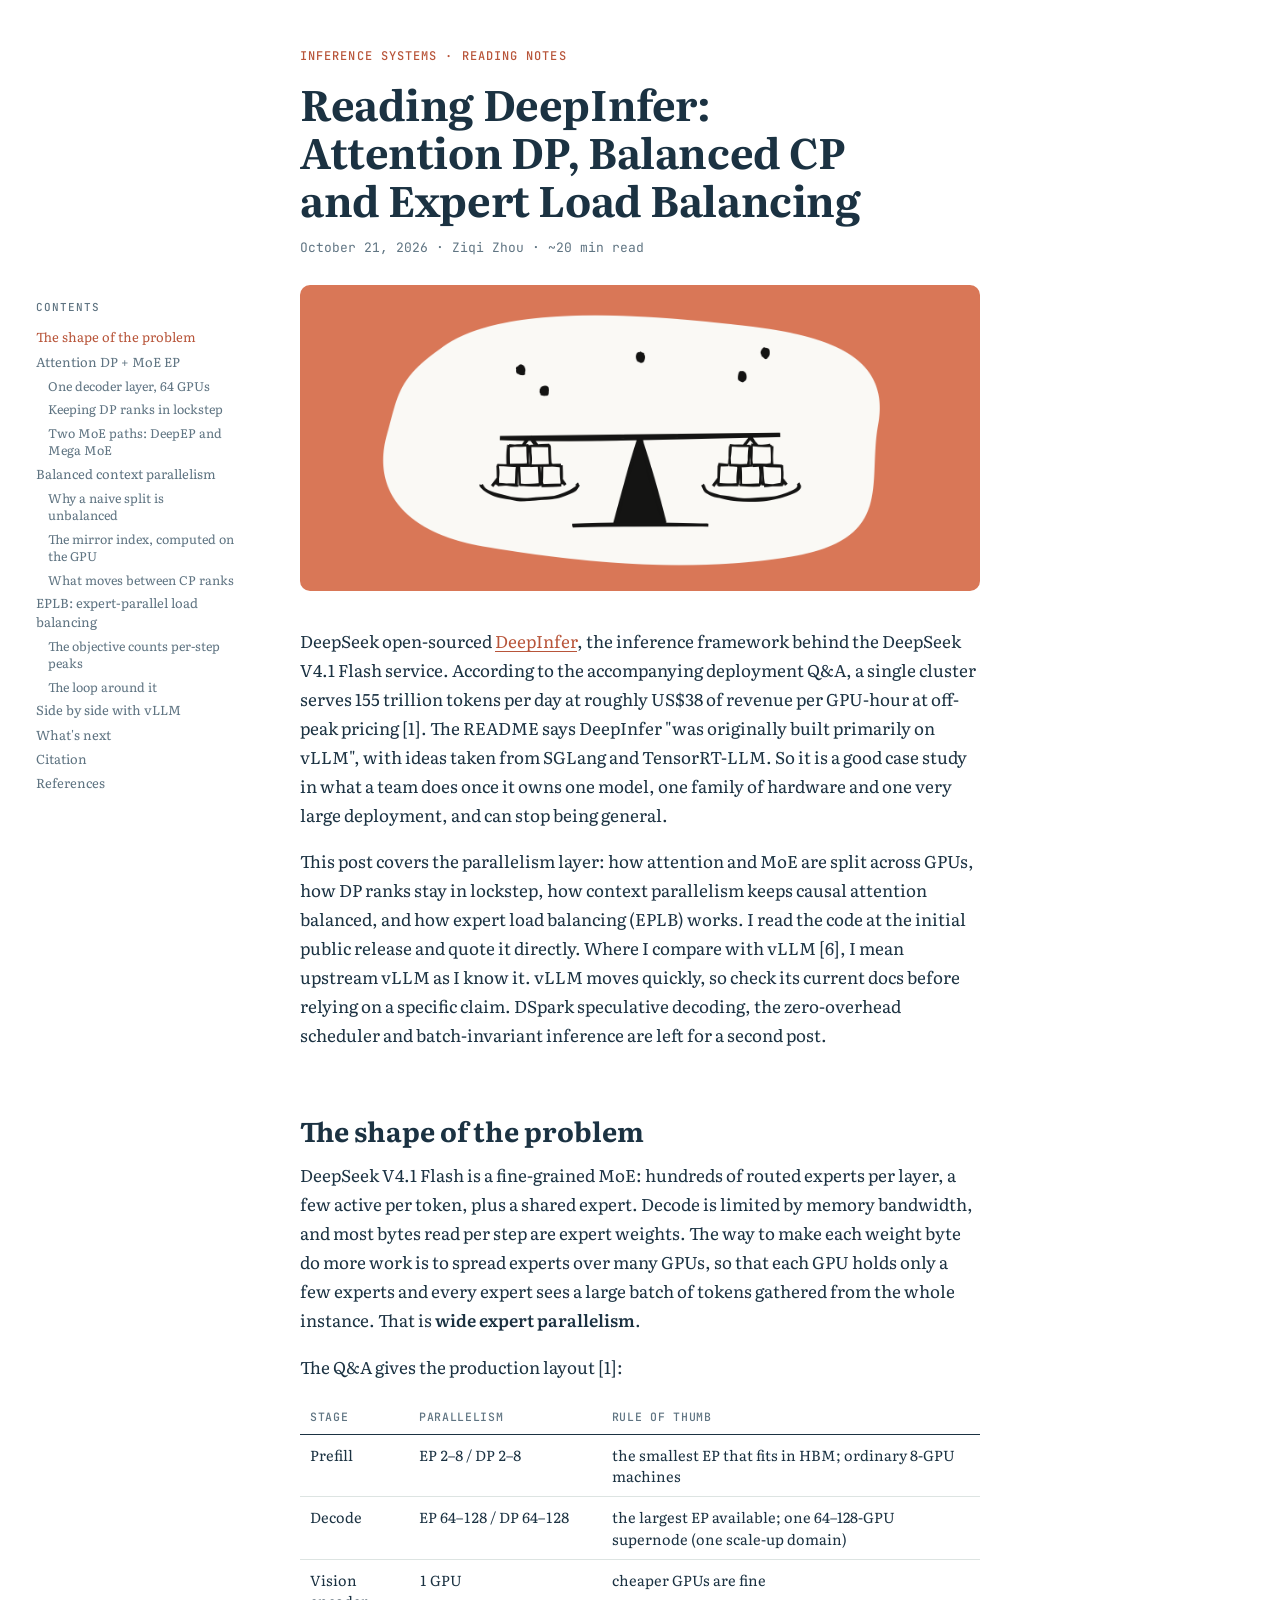
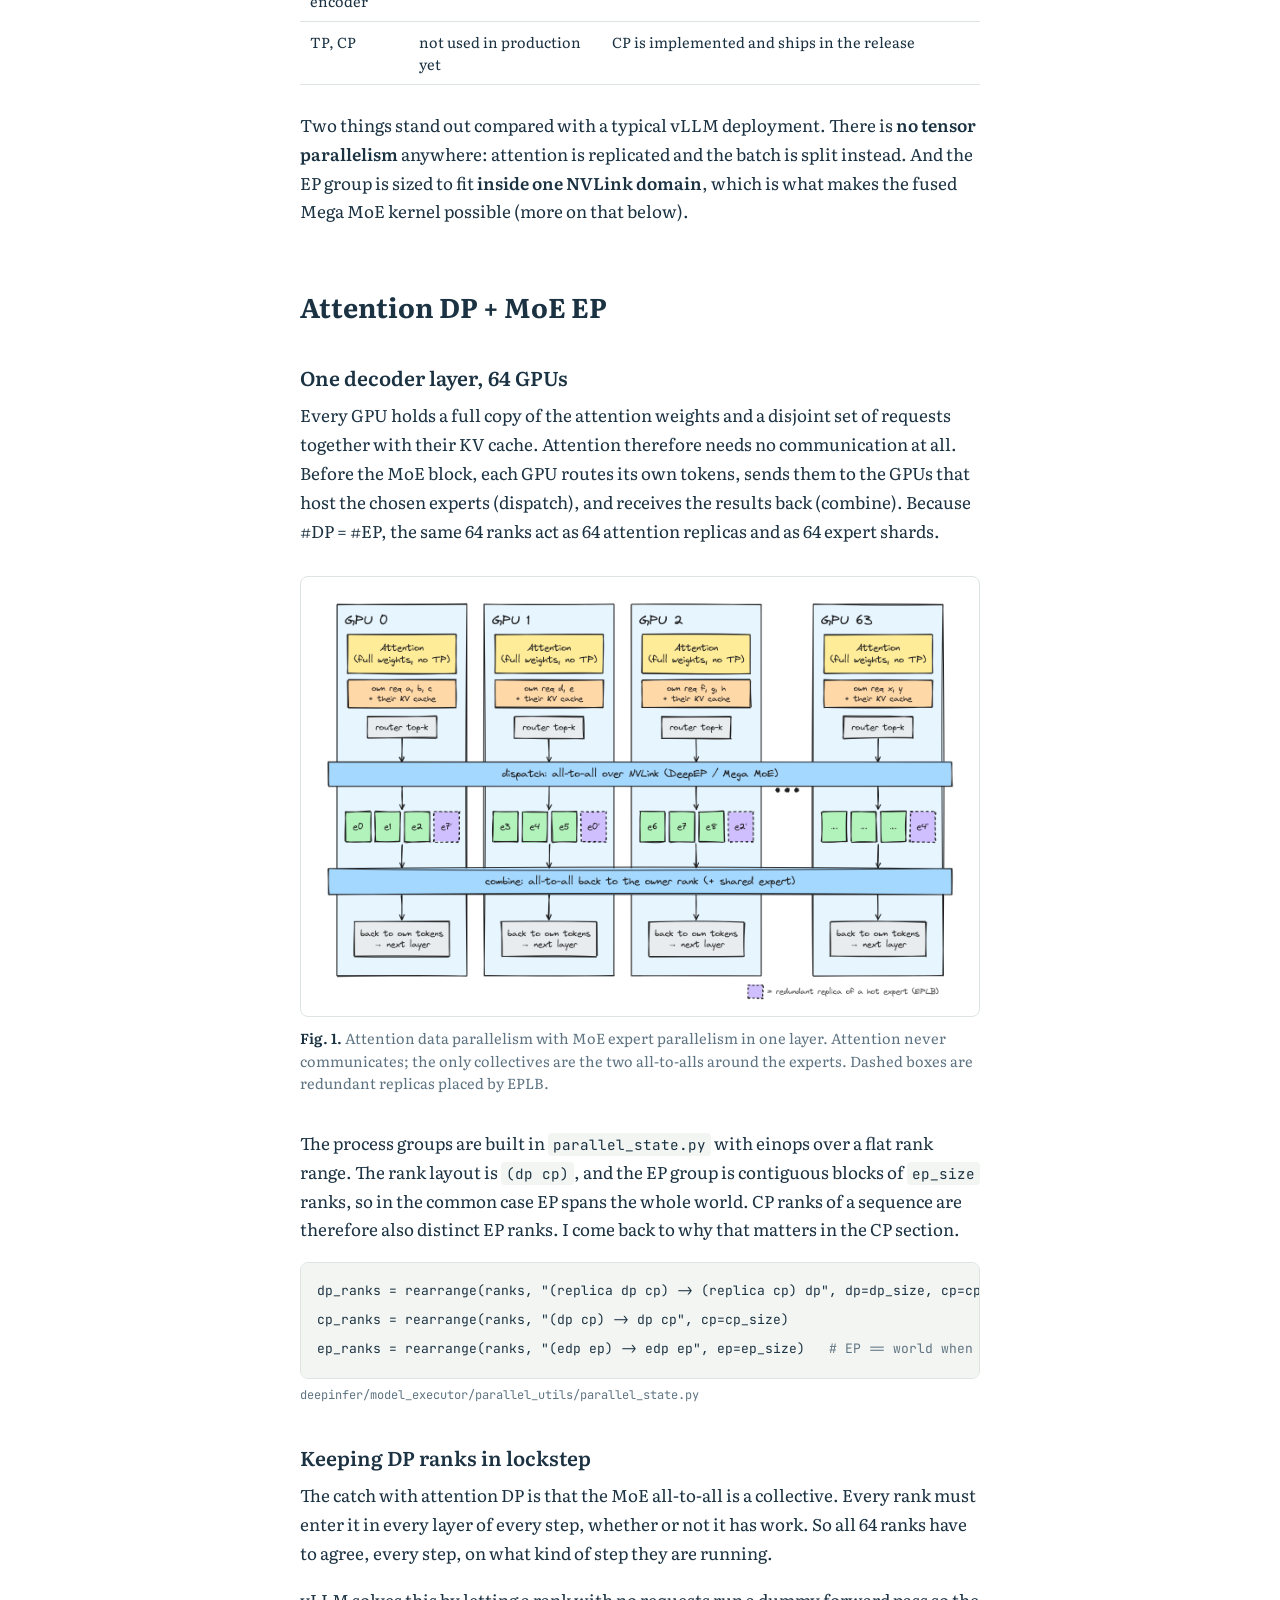
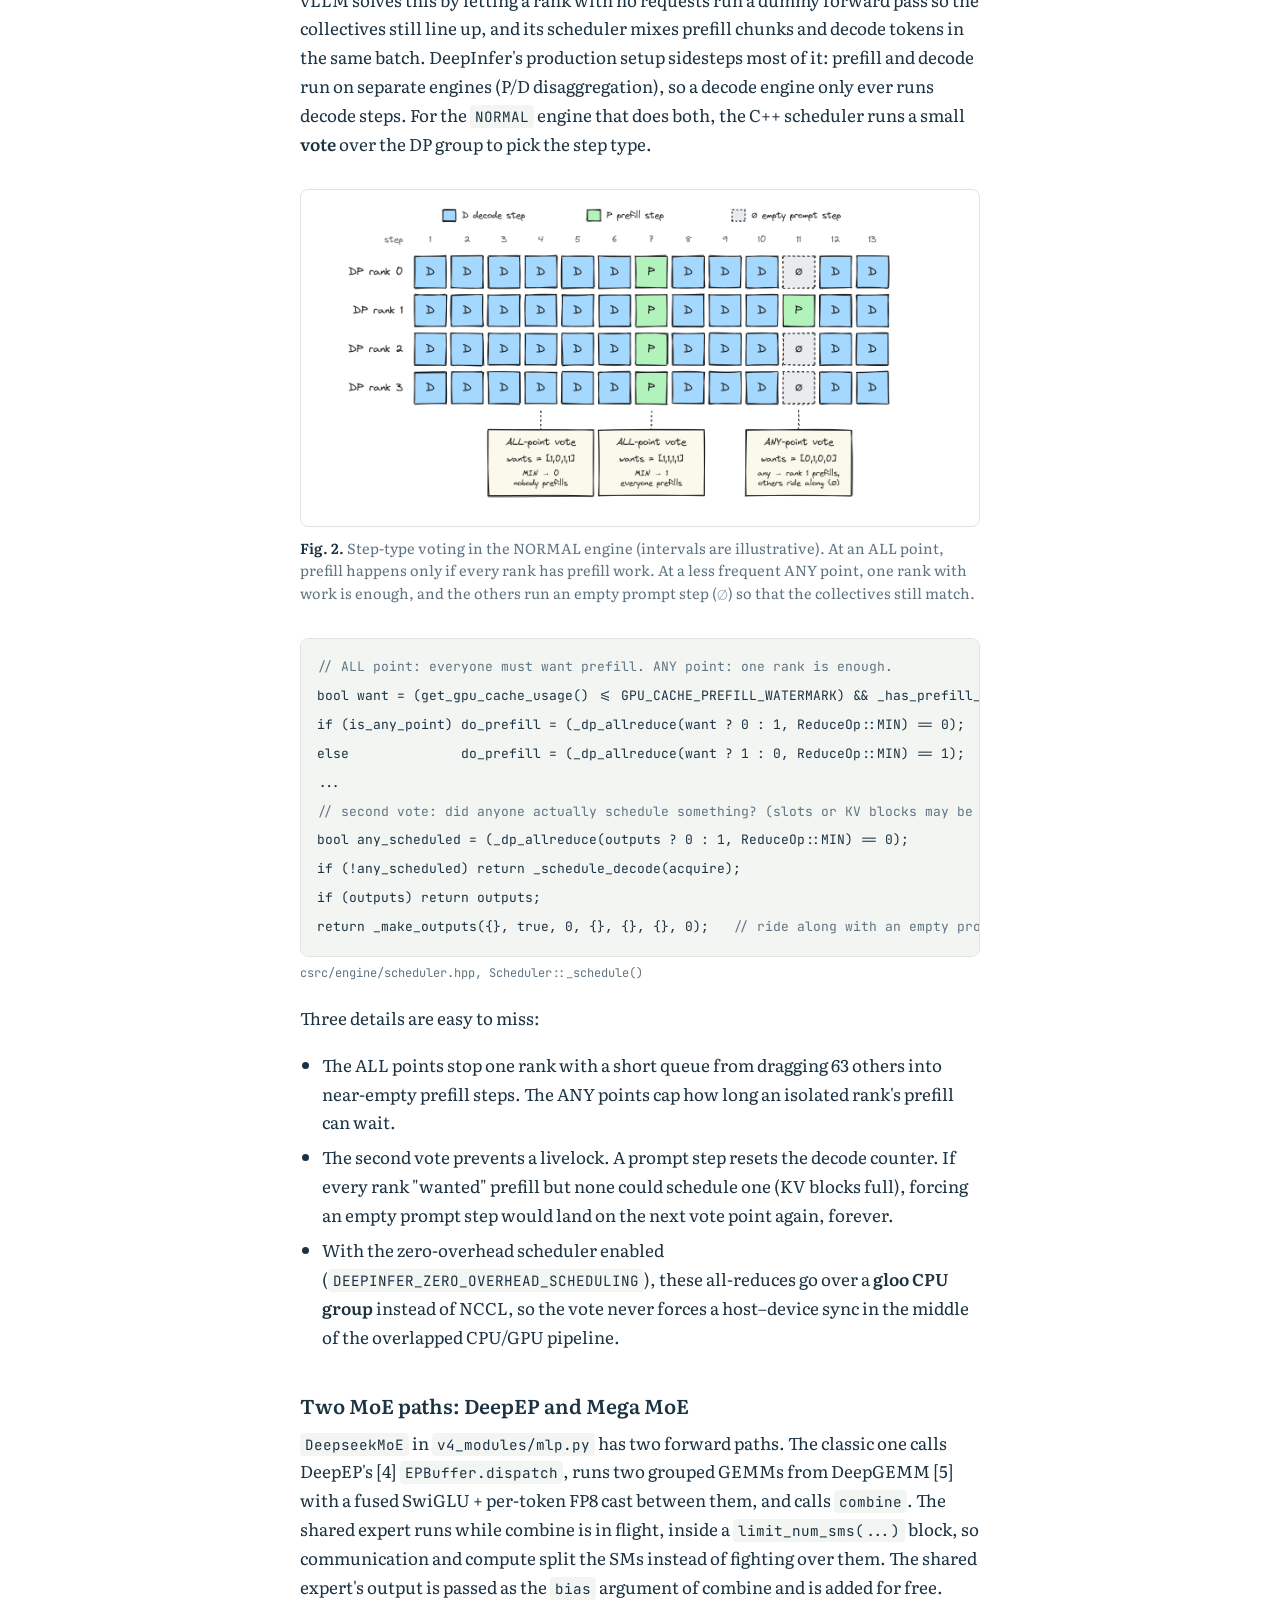
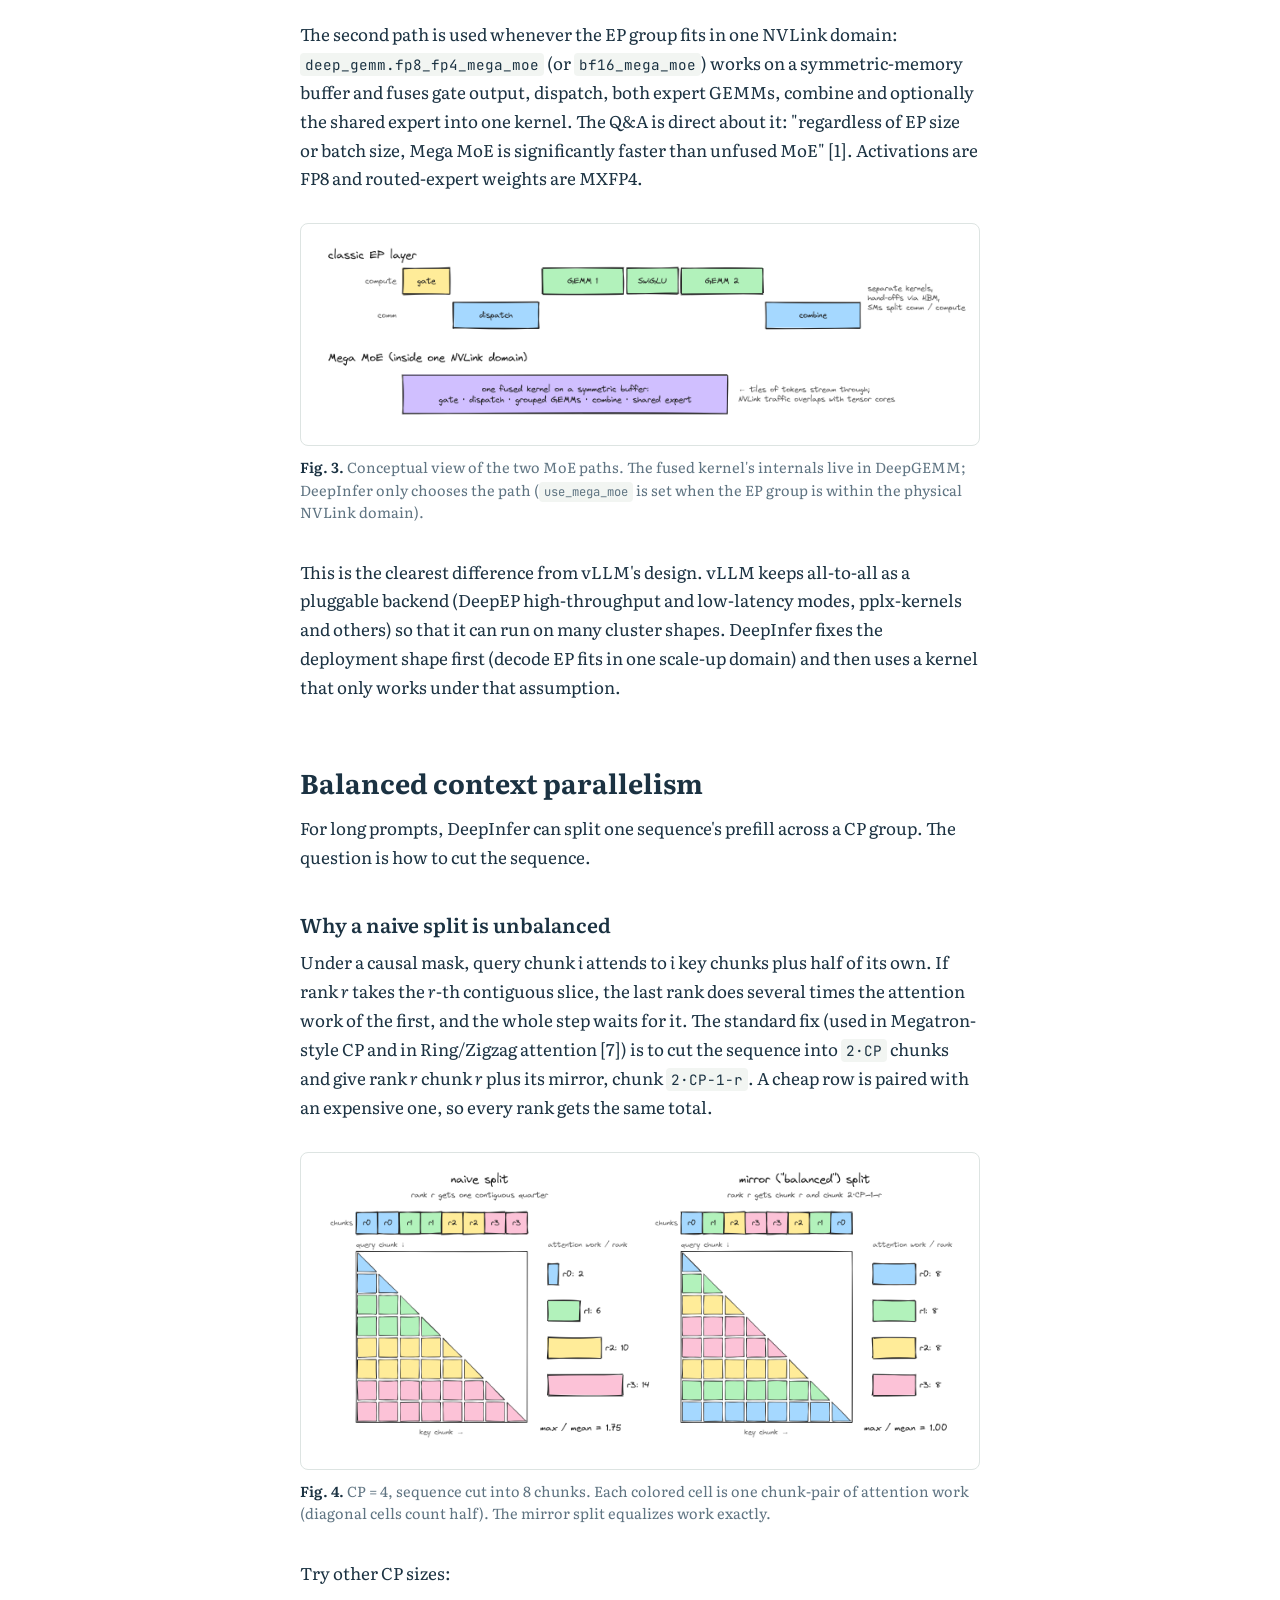
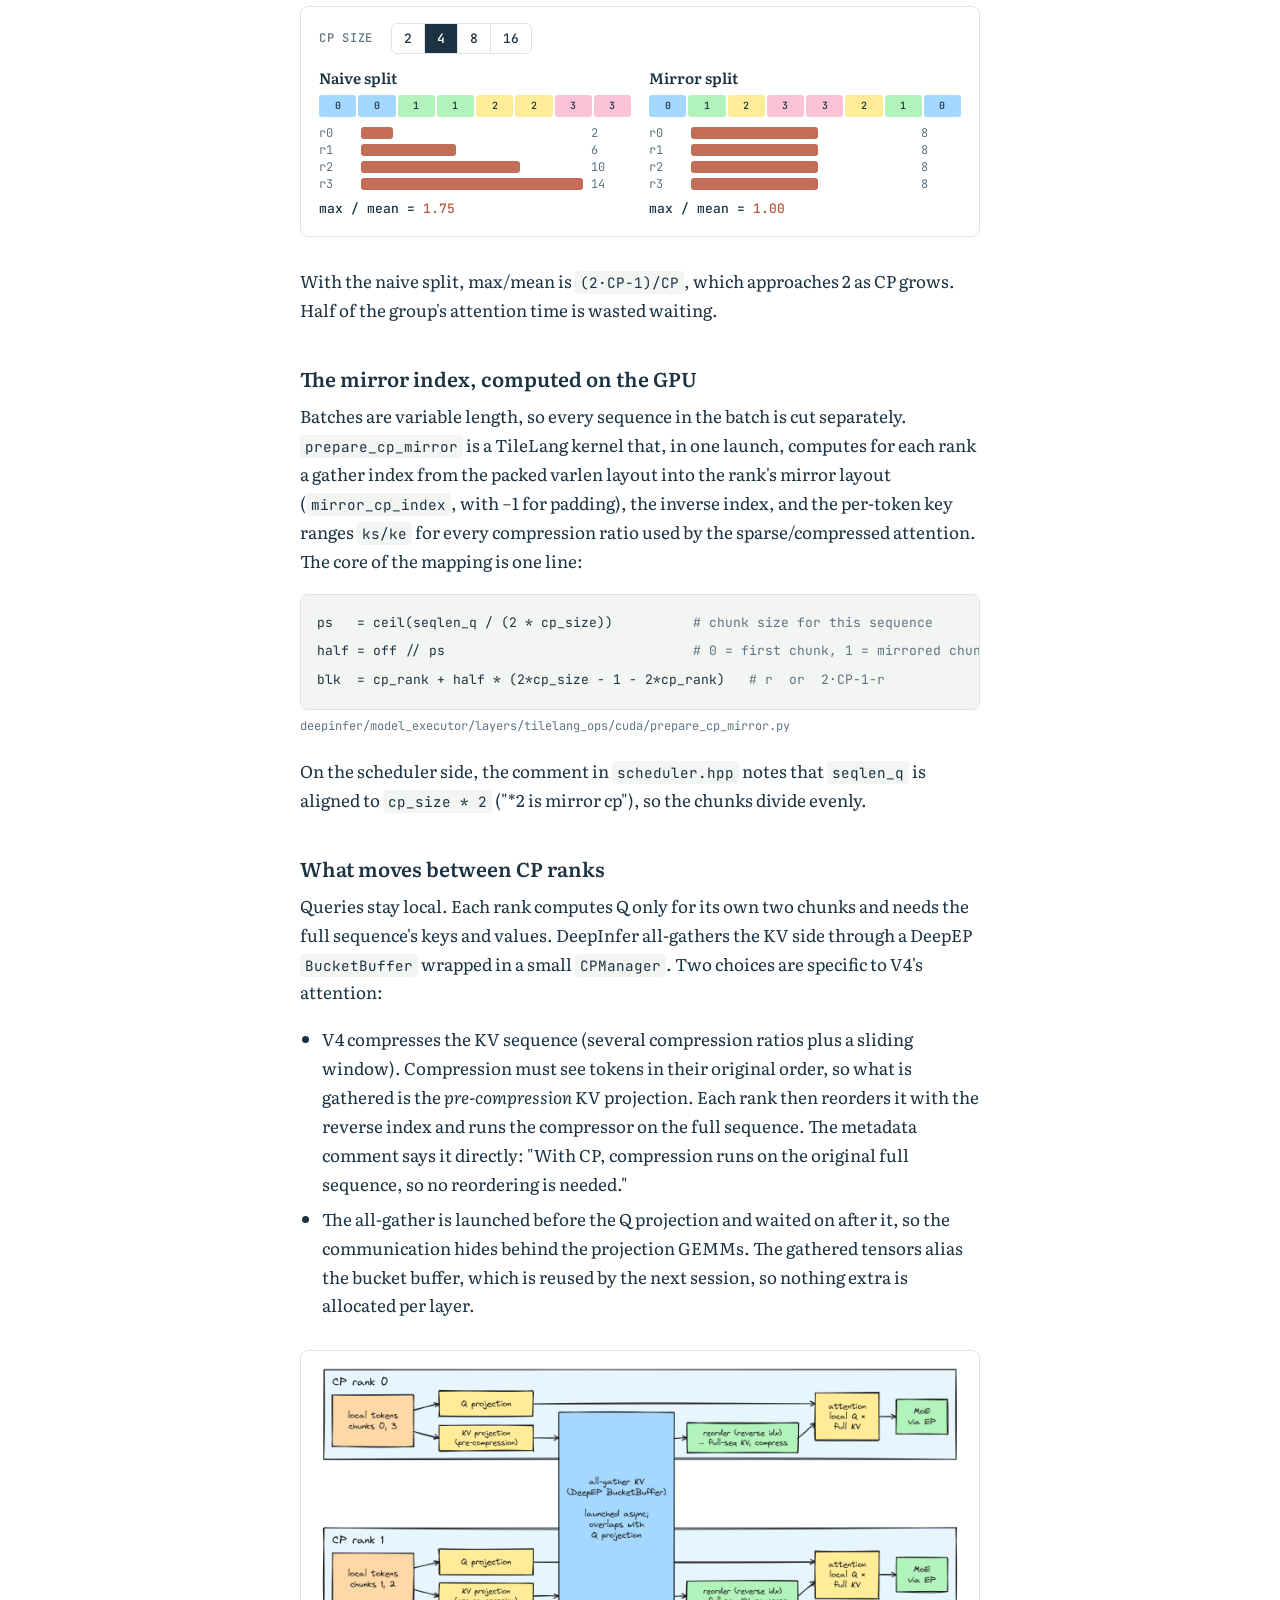
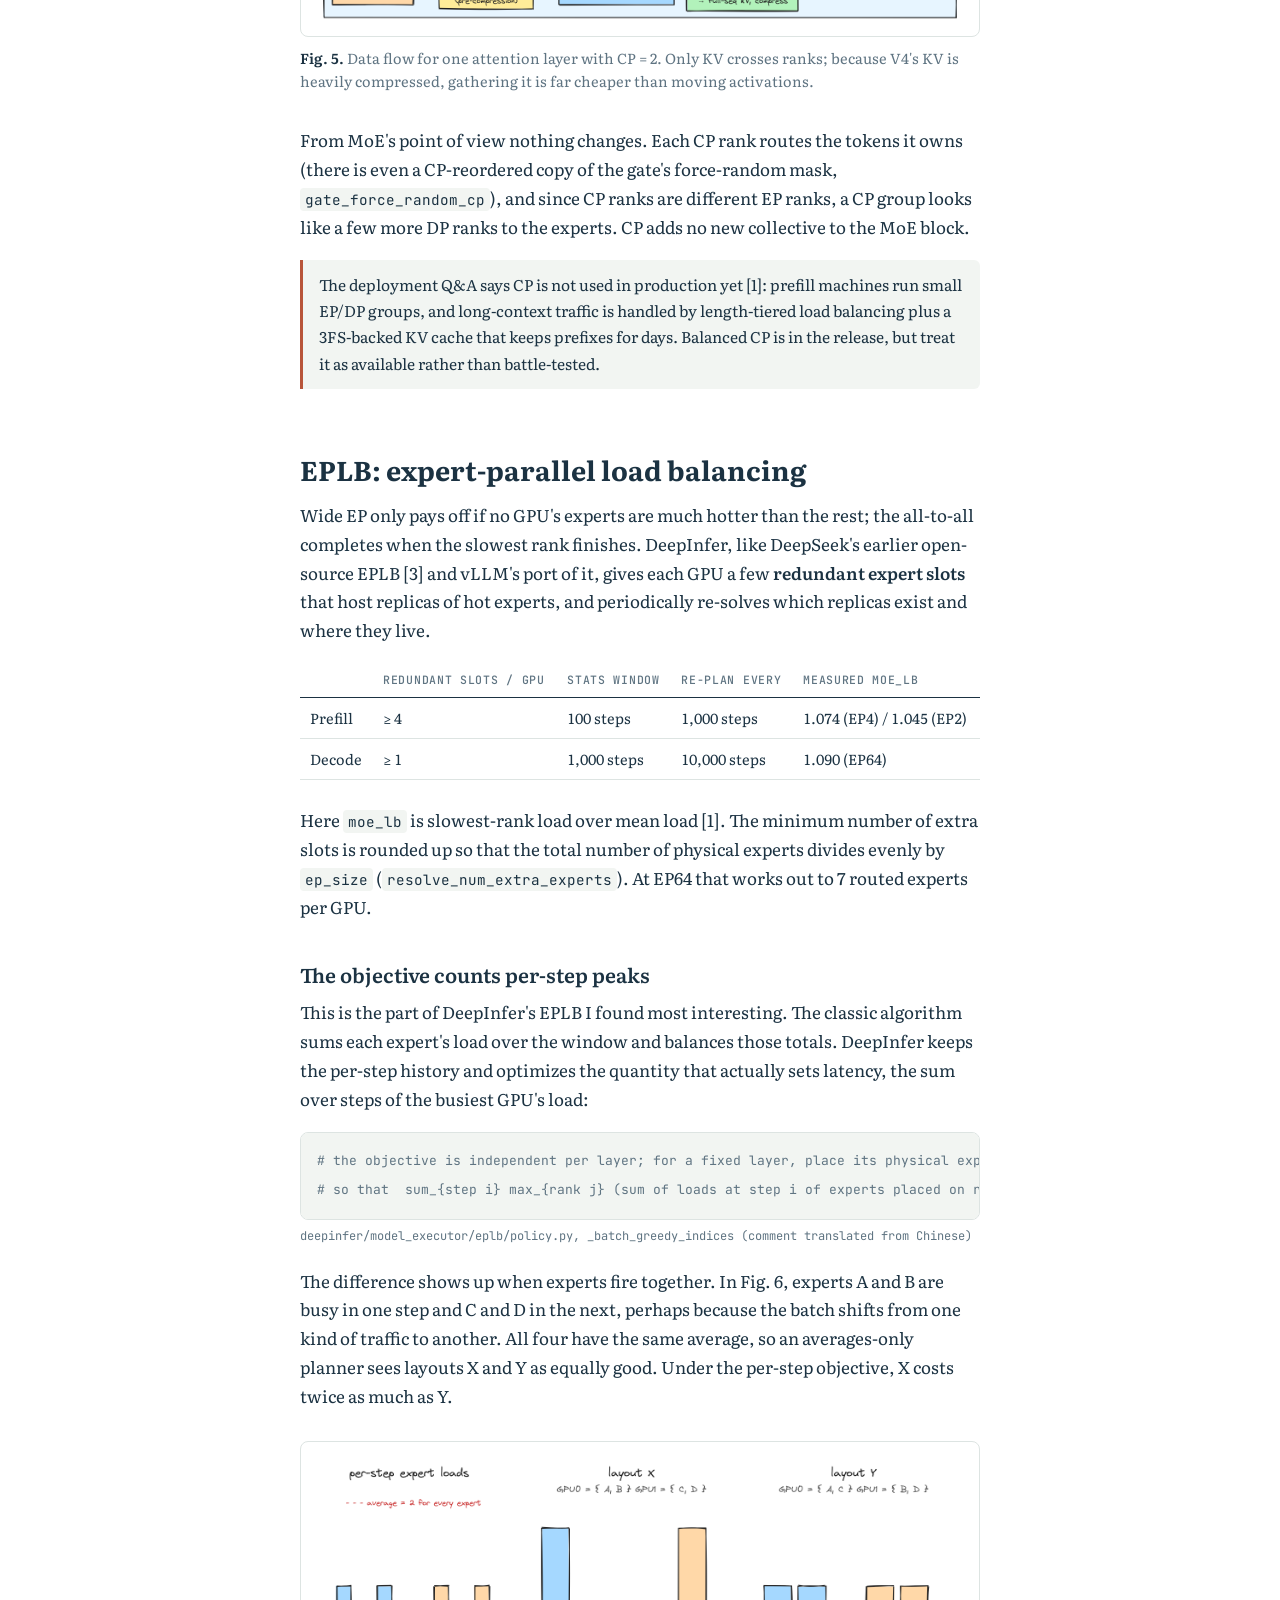
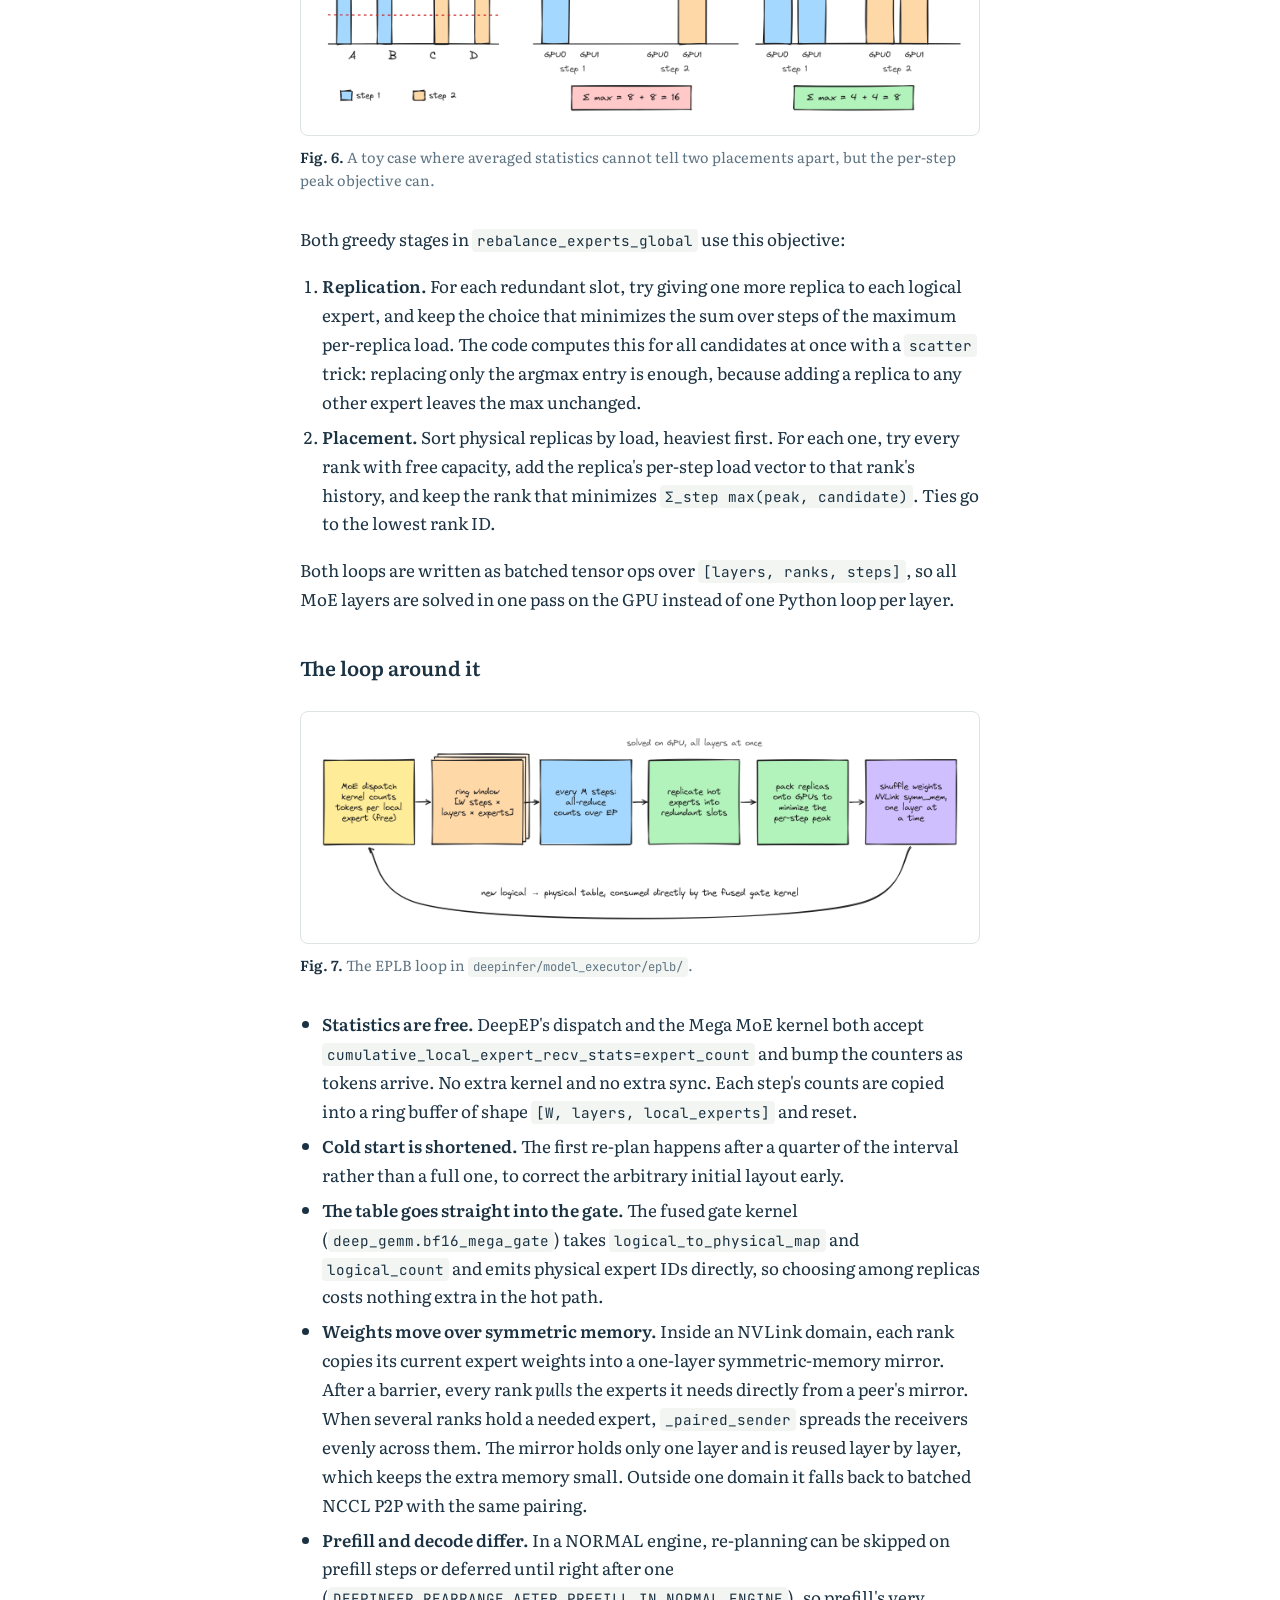
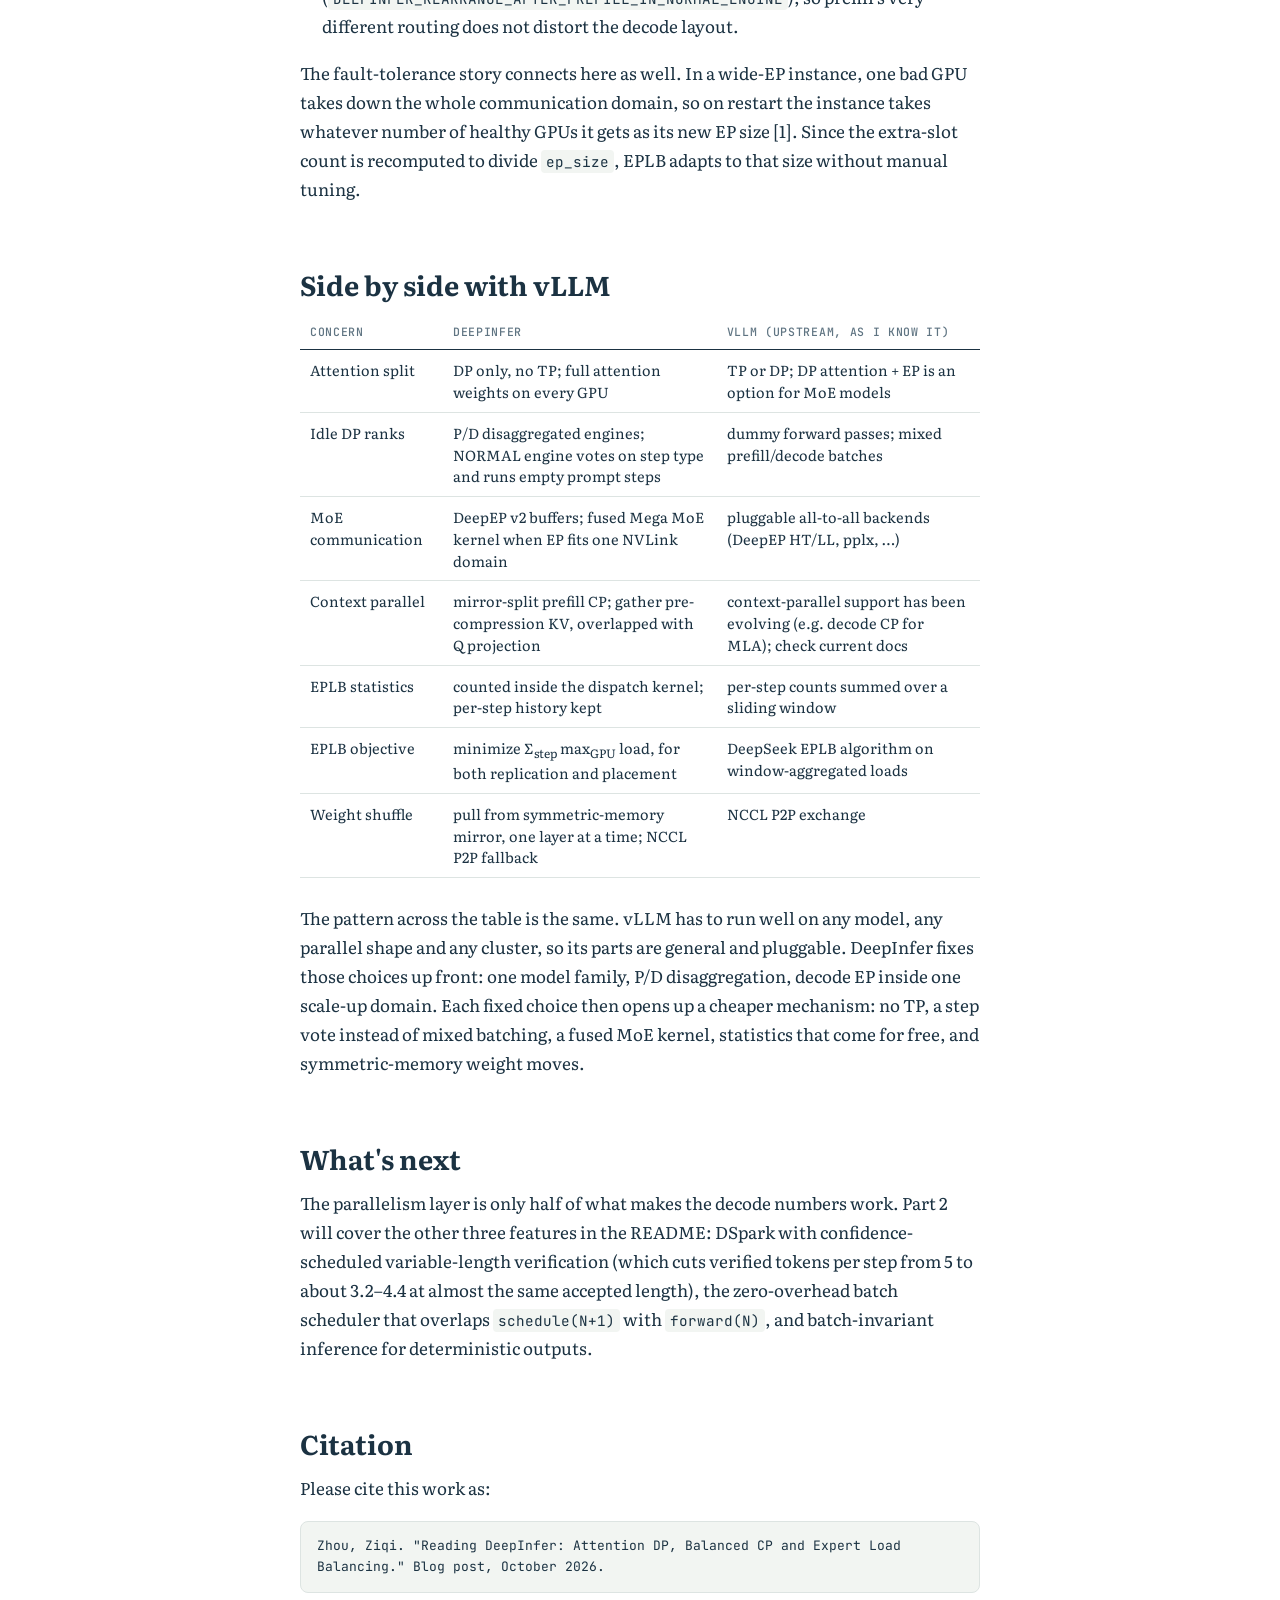
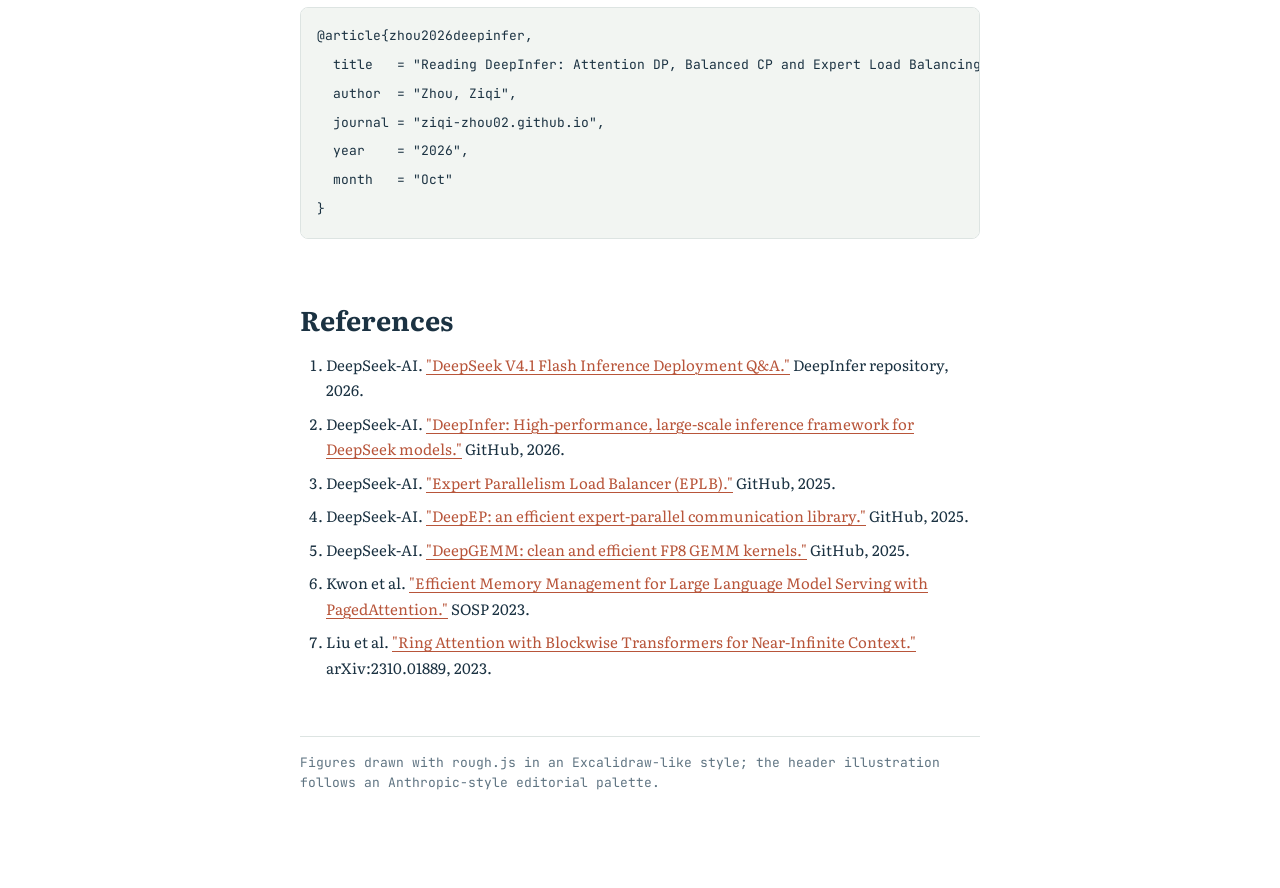
<file: blog/deepinfer-parallelism/index.html>
<!doctype html>
<html lang="en">
<head>
<meta charset="utf-8">
<meta name="viewport" content="width=device-width, initial-scale=1, viewport-fit=cover">
<title>DeepInfer Parallelism Notes</title>
<meta name="claude:viewport-fit-sides" content="cover">
<meta name="description" content="A source-level walkthrough of how DeepSeek's DeepInfer lays out attention DP, MoE expert parallelism, balanced context parallelism and EPLB, and how that differs from vLLM.">
<meta property="og:title" content="DeepInfer Parallelism Notes">
<meta property="og:image" content="img/hero.png">
<link rel="preconnect" href="https://fonts.googleapis.com">
<link rel="preconnect" href="https://fonts.gstatic.com" crossorigin>
<link rel="stylesheet" href="https://fonts.googleapis.com/css2?family=Literata:ital,opsz,wght@0,7..72,400;0,7..72,600;0,7..72,700;1,7..72,400&family=JetBrains+Mono:wght@400;500&display=swap">
<style>
/* Layout: one 680px reading column centered on the page; a sticky contents rail in the left margin on wide screens. */
:root {
  --page: #ffffff;
  --ink: #1b3242;          /* body text, slate-navy */
  --muted: #5f7482;        /* captions, meta */
  --line: #dde4e2;         /* rules, borders */
  --band: #f2f5f2;         /* code + callout ground */
  --accent: #b8553a;       /* clay, from the hero illustration; links + markers */
  --figure: #ffffff;       /* figure ground (diagrams are drawn on white) */
  --serif: 'Literata', 'Iowan Old Style', 'Palatino Linotype', Georgia, serif;
  --mono: 'JetBrains Mono', ui-monospace, SFMono-Regular, Menlo, monospace;
  --measure: 680px;
  color-scheme: light;
}
@media (prefers-color-scheme: dark) {
  :root:not([data-theme="light"]) {
    --page: #12181c; --ink: #d5dfe4; --muted: #8fa1ab; --line: #2a353c;
    --band: #1a2227; --accent: #e08a6c; --figure: #f4f4f1; color-scheme: dark;
  }
}
:root[data-theme="dark"] {
  --page: #12181c; --ink: #d5dfe4; --muted: #8fa1ab; --line: #2a353c;
  --band: #1a2227; --accent: #e08a6c; --figure: #f4f4f1; color-scheme: dark;
}

* { box-sizing: border-box; }
html { scroll-behavior: smooth; }
@media (prefers-reduced-motion: reduce) { html { scroll-behavior: auto; } }
body {
  margin: 0;
  background: var(--page);
  color: var(--ink);
  font: 400 17px/1.7 var(--serif);
  -webkit-font-smoothing: antialiased;
  padding-left: max(16px, env(safe-area-inset-left, 0px));
  padding-right: max(16px, env(safe-area-inset-right, 0px));
}
.layout {
  display: grid;
  grid-template-columns: minmax(0, 1fr) minmax(0, var(--measure)) minmax(0, 1fr);
}
article { grid-column: 2; grid-row: 1; min-width: 0; padding-block: 48px 96px; }

/* contents rail */
.toc { grid-column: 1; grid-row: 1; justify-self: end; width: 200px; margin-right: 64px; }
.toc nav { position: sticky; top: 96px; margin-top: 300px; max-height: calc(100vh - 120px); overflow-y: auto; }
.toc-title, .toc-inline summary {
  font: 500 11px/1.4 var(--mono); letter-spacing: .09em; text-transform: uppercase; color: var(--muted);
}
.toc ul, .toc-inline ul { list-style: none; margin: 10px 0 0; padding: 0; }
.toc a, .toc-inline a {
  display: block; padding: 3px 0; color: var(--muted); text-decoration: none;
  font: 400 13px/1.4 var(--serif);
}
.toc a.sub, .toc-inline a.sub { padding-left: 12px; font-size: 12.5px; }
.toc a:hover, .toc a.active, .toc-inline a:hover { color: var(--ink); }
.toc a.active { color: var(--accent); }
.toc-inline { display: none; margin: 0 0 36px; padding: 10px 14px; border: 1px solid var(--line); border-radius: 6px; }
.toc-inline summary { cursor: pointer; }
@media (max-width: 1180px) {
  .toc { display: none; }
  .toc-inline { display: block; }
  .layout { grid-template-columns: minmax(0, 1fr); }
  article { grid-column: 1; max-width: var(--measure); margin-inline: auto; width: 100%; }
}

/* header */
.kicker { font: 500 12px/1.4 var(--mono); letter-spacing: .09em; text-transform: uppercase; color: var(--accent); margin: 0 0 14px; }
h1 { font-size: clamp(30px, 5vw, 42px); line-height: 1.15; font-weight: 700; letter-spacing: -.01em; margin: 0 0 14px; text-wrap: balance; }
.meta { font: 400 13px/1.5 var(--mono); color: var(--muted); margin: 0 0 28px; }
.hero { margin: 0 0 36px; }
.hero img { display: block; width: 100%; height: auto; min-width: 0; border-radius: 10px; }

h2 { font-size: 27px; line-height: 1.25; font-weight: 700; margin: 64px 0 14px; text-wrap: balance; scroll-margin-top: 24px; }
h3 { font-size: 20px; line-height: 1.35; font-weight: 600; margin: 40px 0 10px; text-wrap: balance; scroll-margin-top: 24px; }
p { margin: 0 0 18px; }
a { color: var(--accent); text-decoration-thickness: 1px; text-underline-offset: 3px; }
a:focus-visible, button:focus-visible, input:focus-visible { outline: 2px solid var(--accent); outline-offset: 2px; }
strong { font-weight: 600; }
ul.body, ol.body { margin: 0 0 18px; padding-left: 22px; }
ul.body li, ol.body li { margin-bottom: 6px; }
code { font: 400 .84em/1 var(--mono); background: var(--band); padding: 2px 5px; border-radius: 4px; overflow-wrap: anywhere; }
pre { background: var(--band); border: 1px solid var(--line); border-radius: 8px; padding: 14px 16px; overflow-x: auto; margin: 0 0 22px; }
pre code { background: none; padding: 0; font-size: 13px; line-height: 1.6; overflow-wrap: normal; white-space: pre; }
pre .c { color: var(--muted); }
.src { display: block; font: 400 12px/1.4 var(--mono); color: var(--muted); margin: -14px 0 22px; overflow-wrap: anywhere; }

figure { margin: 30px 0 34px; }
figure .frame { background: var(--figure); border: 1px solid var(--line); border-radius: 8px; padding: 10px; overflow-x: auto; }
figure img { display: block; width: 100%; height: auto; min-width: 520px; }
figcaption { font-size: 14.5px; line-height: 1.55; color: var(--muted); margin-top: 10px; }
figcaption b { color: var(--ink); font-weight: 600; }

.note { border-left: 3px solid var(--accent); background: var(--band); padding: 12px 16px; margin: 0 0 22px; border-radius: 0 6px 6px 0; font-size: 15.5px; }
.note p:last-child { margin: 0; }

.table-wrap { overflow-x: auto; margin: 0 0 26px; }
table { border-collapse: collapse; width: 100%; font-size: 14.5px; line-height: 1.5; min-width: 560px; }
th, td { text-align: left; vertical-align: top; padding: 9px 10px; border-bottom: 1px solid var(--line); }
th { font: 500 11.5px/1.4 var(--mono); letter-spacing: .06em; text-transform: uppercase; color: var(--muted); border-bottom: 1.5px solid var(--ink); }
td.num { font-variant-numeric: tabular-nums; white-space: nowrap; }

/* CP widget */
.widget { border: 1px solid var(--line); border-radius: 8px; padding: 16px 18px 18px; margin: 0 0 30px; }
.widget-head { display: flex; flex-wrap: wrap; align-items: center; gap: 10px 18px; margin-bottom: 14px; }
.widget-head label { font: 500 12px/1.4 var(--mono); letter-spacing: .06em; text-transform: uppercase; color: var(--muted); }
.seg { display: inline-flex; border: 1px solid var(--line); border-radius: 6px; overflow: hidden; }
.seg button { font: 500 13px/1 var(--mono); background: none; color: var(--ink); border: 0; padding: 8px 12px; cursor: pointer; }
.seg button + button { border-left: 1px solid var(--line); }
.seg button[aria-pressed="true"] { background: var(--ink); color: var(--page); }
.cols { display: grid; grid-template-columns: repeat(auto-fit, minmax(240px, 1fr)); gap: 18px; }
.col h4 { margin: 0 0 8px; font: 600 15px/1.3 var(--serif); }
.strip { display: flex; gap: 2px; margin-bottom: 10px; }
.strip span { flex: 1; height: 22px; border-radius: 3px; font: 500 10px/22px var(--mono); text-align: center; color: #1b3242; }
.bars { display: grid; gap: 5px; }
.bar { display: grid; grid-template-columns: 34px 1fr 40px; align-items: center; gap: 8px; font: 400 12px/1 var(--mono); color: var(--muted); font-variant-numeric: tabular-nums; }
.bar i { display: block; height: 12px; border-radius: 3px; background: var(--accent); opacity: .85; }
.ratio { font: 500 13px/1.4 var(--mono); margin-top: 10px; }
.ratio b { color: var(--accent); font-weight: 500; }

.cite { background: var(--band); border: 1px solid var(--line); border-radius: 8px; padding: 14px 16px; font: 400 13px/1.6 var(--mono); overflow-x: auto; }
ol.refs { padding-left: 26px; font-size: 15px; }
ol.refs li { margin-bottom: 8px; }
footer { margin-top: 56px; padding-top: 16px; border-top: 1px solid var(--line); font: 400 13px/1.5 var(--mono); color: var(--muted); }
</style>
</head>
<body>
<div class="layout">
<aside class="toc" aria-label="Contents">
  <nav>
    <div class="toc-title">Contents</div>
    <ul id="toc-list"></ul>
  </nav>
</aside>

<article>
  <p class="kicker">Inference systems · Reading notes</p>
  <h1>Reading DeepInfer: Attention DP, Balanced CP and Expert Load Balancing</h1>
  <p class="meta">October 21, 2026 · Ziqi Zhou · ~20 min read</p>

  <figure class="hero"><img src="img/hero.png" alt="Hand-drawn balance scale holding two equal stacks of cubes, with dots falling toward the pans, on a clay background." width="1600" height="720"></figure>

  <details class="toc-inline"><summary>Contents</summary><ul id="toc-inline-list"></ul></details>

  <p>DeepSeek open-sourced <a href="https://github.com/deepseek-ai/DeepInfer">DeepInfer</a>, the inference framework behind the DeepSeek V4.1 Flash service. According to the accompanying deployment Q&amp;A, a single cluster serves 155 trillion tokens per day at roughly US$38 of revenue per GPU-hour at off-peak pricing [1]. The README says DeepInfer "was originally built primarily on vLLM", with ideas taken from SGLang and TensorRT-LLM. So it is a good case study in what a team does once it owns one model, one family of hardware and one very large deployment, and can stop being general.</p>

  <p>This post covers the parallelism layer: how attention and MoE are split across GPUs, how DP ranks stay in lockstep, how context parallelism keeps causal attention balanced, and how expert load balancing (EPLB) works. I read the code at the initial public release and quote it directly. Where I compare with vLLM [6], I mean upstream vLLM as I know it. vLLM moves quickly, so check its current docs before relying on a specific claim. DSpark speculative decoding, the zero-overhead scheduler and batch-invariant inference are left for a second post.</p>

  <h2 id="shape">The shape of the problem</h2>

  <p>DeepSeek V4.1 Flash is a fine-grained MoE: hundreds of routed experts per layer, a few active per token, plus a shared expert. Decode is limited by memory bandwidth, and most bytes read per step are expert weights. The way to make each weight byte do more work is to spread experts over many GPUs, so that each GPU holds only a few experts and every expert sees a large batch of tokens gathered from the whole instance. That is <strong>wide expert parallelism</strong>.</p>

  <p>The Q&amp;A gives the production layout [1]:</p>
  <div class="table-wrap"><table>
    <thead><tr><th>Stage</th><th>Parallelism</th><th>Rule of thumb</th></tr></thead>
    <tbody>
      <tr><td>Prefill</td><td class="num">EP 2–8 / DP 2–8</td><td>the smallest EP that fits in HBM; ordinary 8-GPU machines</td></tr>
      <tr><td>Decode</td><td class="num">EP 64–128 / DP 64–128</td><td>the largest EP available; one 64–128-GPU supernode (one scale-up domain)</td></tr>
      <tr><td>Vision encoder</td><td class="num">1 GPU</td><td>cheaper GPUs are fine</td></tr>
      <tr><td>TP, CP</td><td>not used in production yet</td><td>CP is implemented and ships in the release</td></tr>
    </tbody>
  </table></div>

  <p>Two things stand out compared with a typical vLLM deployment. There is <strong>no tensor parallelism</strong> anywhere: attention is replicated and the batch is split instead. And the EP group is sized to fit <strong>inside one NVLink domain</strong>, which is what makes the fused Mega MoE kernel possible (more on that below).</p>

  <h2 id="dp-ep">Attention DP + MoE EP</h2>

  <h3 id="layer">One decoder layer, 64 GPUs</h3>

  <p>Every GPU holds a full copy of the attention weights and a disjoint set of requests together with their KV cache. Attention therefore needs no communication at all. Before the MoE block, each GPU routes its own tokens, sends them to the GPUs that host the chosen experts (dispatch), and receives the results back (combine). Because #DP = #EP, the same 64 ranks act as 64 attention replicas and as 64 expert shards.</p>

  <figure>
    <div class="frame"><img src="img/dp_ep.png" alt="Diagram: four GPU columns each with attention, own requests and KV cache, a router; a dispatch band across all GPUs; three experts plus one dashed redundant replica per GPU; a combine band; back to own tokens." width="1520" height="970" loading="lazy"></div>
    <figcaption><b>Fig. 1.</b> Attention data parallelism with MoE expert parallelism in one layer. Attention never communicates; the only collectives are the two all-to-alls around the experts. Dashed boxes are redundant replicas placed by EPLB.</figcaption>
  </figure>

  <p>The process groups are built in <code>parallel_state.py</code> with einops over a flat rank range. The rank layout is <code>(dp cp)</code>, and the EP group is contiguous blocks of <code>ep_size</code> ranks, so in the common case EP spans the whole world. CP ranks of a sequence are therefore also distinct EP ranks. I come back to why that matters in the CP section.</p>

  <pre><code>dp_ranks = rearrange(ranks, "(replica dp cp) -&gt; (replica cp) dp", dp=dp_size, cp=cp_size)
cp_ranks = rearrange(ranks, "(dp cp) -&gt; dp cp", cp=cp_size)
ep_ranks = rearrange(ranks, "(edp ep) -&gt; edp ep", ep=ep_size)   <span class="c"># EP == world when ep_size == world</span></code></pre>
  <span class="src">deepinfer/model_executor/parallel_utils/parallel_state.py</span>

  <h3 id="vote">Keeping DP ranks in lockstep</h3>

  <p>The catch with attention DP is that the MoE all-to-all is a collective. Every rank must enter it in every layer of every step, whether or not it has work. So all 64 ranks have to agree, every step, on what kind of step they are running.</p>

  <p>vLLM solves this by letting a rank with no requests run a dummy forward pass so the collectives still line up, and its scheduler mixes prefill chunks and decode tokens in the same batch. DeepInfer's production setup sidesteps most of it: prefill and decode run on separate engines (P/D disaggregation), so a decode engine only ever runs decode steps. For the <code>NORMAL</code> engine that does both, the C++ scheduler runs a small <strong>vote</strong> over the DP group to pick the step type.</p>

  <figure>
    <div class="frame"><img src="img/vote.png" alt="Grid of 13 steps by 4 DP ranks. Most steps are decode. At step 4 an ALL-point vote fails, at step 7 an ALL-point vote succeeds and all ranks prefill, at step 11 an ANY-point vote lets rank 1 prefill while the others run empty prompt steps." width="1500" height="720" loading="lazy"></div>
    <figcaption><b>Fig. 2.</b> Step-type voting in the NORMAL engine (intervals are illustrative). At an ALL point, prefill happens only if every rank has prefill work. At a less frequent ANY point, one rank with work is enough, and the others run an empty prompt step (∅) so that the collectives still match.</figcaption>
  </figure>

  <pre><code><span class="c">// ALL point: everyone must want prefill. ANY point: one rank is enough.</span>
bool want = (get_gpu_cache_usage() &lt;= GPU_CACHE_PREFILL_WATERMARK) &amp;&amp; _has_prefill_waiting();
if (is_any_point) do_prefill = (_dp_allreduce(want ? 0 : 1, ReduceOp::MIN) == 0);
else              do_prefill = (_dp_allreduce(want ? 1 : 0, ReduceOp::MIN) == 1);
...
<span class="c">// second vote: did anyone actually schedule something? (slots or KV blocks may be full)</span>
bool any_scheduled = (_dp_allreduce(outputs ? 0 : 1, ReduceOp::MIN) == 0);
if (!any_scheduled) return _schedule_decode(acquire);
if (outputs) return outputs;
return _make_outputs({}, true, 0, {}, {}, {}, 0);   <span class="c">// ride along with an empty prompt step</span></code></pre>
  <span class="src">csrc/engine/scheduler.hpp, Scheduler::_schedule()</span>

  <p>Three details are easy to miss:</p>
  <ul class="body">
    <li>The ALL points stop one rank with a short queue from dragging 63 others into near-empty prefill steps. The ANY points cap how long an isolated rank's prefill can wait.</li>
    <li>The second vote prevents a livelock. A prompt step resets the decode counter. If every rank "wanted" prefill but none could schedule one (KV blocks full), forcing an empty prompt step would land on the next vote point again, forever.</li>
    <li>With the zero-overhead scheduler enabled (<code>DEEPINFER_ZERO_OVERHEAD_SCHEDULING</code>), these all-reduces go over a <strong>gloo CPU group</strong> instead of NCCL, so the vote never forces a host–device sync in the middle of the overlapped CPU/GPU pipeline.</li>
  </ul>

  <h3 id="mega">Two MoE paths: DeepEP and Mega MoE</h3>

  <p><code>DeepseekMoE</code> in <code>v4_modules/mlp.py</code> has two forward paths. The classic one calls DeepEP's [4] <code>EPBuffer.dispatch</code>, runs two grouped GEMMs from DeepGEMM [5] with a fused SwiGLU + per-token FP8 cast between them, and calls <code>combine</code>. The shared expert runs while combine is in flight, inside a <code>limit_num_sms(...)</code> block, so communication and compute split the SMs instead of fighting over them. The shared expert's output is passed as the <code>bias</code> argument of combine and is added for free.</p>

  <p>The second path is used whenever the EP group fits in one NVLink domain: <code>deep_gemm.fp8_fp4_mega_moe</code> (or <code>bf16_mega_moe</code>) works on a symmetric-memory buffer and fuses gate output, dispatch, both expert GEMMs, combine and optionally the shared expert into one kernel. The Q&amp;A is direct about it: "regardless of EP size or batch size, Mega MoE is significantly faster than unfused MoE" [1]. Activations are FP8 and routed-expert weights are MXFP4.</p>

  <figure>
    <div class="frame"><img src="img/mega.png" alt="Timeline: classic EP layer with gate, dispatch, GEMM 1, SwiGLU, GEMM 2, combine as separate kernels on compute and comm lanes; below, Mega MoE as one fused kernel." width="1540" height="470" loading="lazy"></div>
    <figcaption><b>Fig. 3.</b> Conceptual view of the two MoE paths. The fused kernel's internals live in DeepGEMM; DeepInfer only chooses the path (<code>use_mega_moe</code> is set when the EP group is within the physical NVLink domain).</figcaption>
  </figure>

  <p>This is the clearest difference from vLLM's design. vLLM keeps all-to-all as a pluggable backend (DeepEP high-throughput and low-latency modes, pplx-kernels and others) so that it can run on many cluster shapes. DeepInfer fixes the deployment shape first (decode EP fits in one scale-up domain) and then uses a kernel that only works under that assumption.</p>

  <h2 id="cp">Balanced context parallelism</h2>

  <p>For long prompts, DeepInfer can split one sequence's prefill across a CP group. The question is how to cut the sequence.</p>

  <h3 id="cp-why">Why a naive split is unbalanced</h3>

  <p>Under a causal mask, query chunk <var>i</var> attends to <var>i</var> key chunks plus half of its own. If rank <var>r</var> takes the <var>r</var>-th contiguous slice, the last rank does several times the attention work of the first, and the whole step waits for it. The standard fix (used in Megatron-style CP and in Ring/Zigzag attention [7]) is to cut the sequence into <code>2·CP</code> chunks and give rank <var>r</var> chunk <var>r</var> plus its mirror, chunk <code>2·CP−1−r</code>. A cheap row is paired with an expensive one, so every rank gets the same total.</p>

  <figure>
    <div class="frame"><img src="img/cp.png" alt="Two causal attention grids of 8 by 8 chunks with CP=4. Left, naive contiguous split gives rank work 2, 6, 10, 14, max over mean 1.75. Right, mirror split gives 8, 8, 8, 8, max over mean 1.00." width="1600" height="720" loading="lazy"></div>
    <figcaption><b>Fig. 4.</b> CP = 4, sequence cut into 8 chunks. Each colored cell is one chunk-pair of attention work (diagonal cells count half). The mirror split equalizes work exactly.</figcaption>
  </figure>

  <p>Try other CP sizes:</p>

  <div class="widget" id="cpw">
    <div class="widget-head">
      <label id="cp-label">CP size</label>
      <div class="seg" role="group" aria-labelledby="cp-label">
        <button type="button" id="cp-2" data-cp="2" aria-pressed="false">2</button>
        <button type="button" id="cp-4" data-cp="4" aria-pressed="true">4</button>
        <button type="button" id="cp-8" data-cp="8" aria-pressed="false">8</button>
        <button type="button" id="cp-16" data-cp="16" aria-pressed="false">16</button>
      </div>
    </div>
    <div class="cols">
      <div class="col"><h4>Naive split</h4><div class="strip" id="strip-naive"></div><div class="bars" id="bars-naive"></div><div class="ratio" id="ratio-naive"></div></div>
      <div class="col"><h4>Mirror split</h4><div class="strip" id="strip-mirror"></div><div class="bars" id="bars-mirror"></div><div class="ratio" id="ratio-mirror"></div></div>
    </div>
  </div>

  <p>With the naive split, max/mean is <code>(2·CP−1)/CP</code>, which approaches 2 as CP grows. Half of the group's attention time is wasted waiting.</p>

  <h3 id="cp-kernel">The mirror index, computed on the GPU</h3>

  <p>Batches are variable length, so every sequence in the batch is cut separately. <code>prepare_cp_mirror</code> is a TileLang kernel that, in one launch, computes for each rank a gather index from the packed varlen layout into the rank's mirror layout (<code>mirror_cp_index</code>, with −1 for padding), the inverse index, and the per-token key ranges <code>ks/ke</code> for every compression ratio used by the sparse/compressed attention. The core of the mapping is one line:</p>

  <pre><code>ps   = ceil(seqlen_q / (2 * cp_size))          <span class="c"># chunk size for this sequence</span>
half = off // ps                               <span class="c"># 0 = first chunk, 1 = mirrored chunk</span>
blk  = cp_rank + half * (2*cp_size - 1 - 2*cp_rank)   <span class="c"># r  or  2·CP−1−r</span></code></pre>
  <span class="src">deepinfer/model_executor/layers/tilelang_ops/cuda/prepare_cp_mirror.py</span>

  <p>On the scheduler side, the comment in <code>scheduler.hpp</code> notes that <code>seqlen_q</code> is aligned to <code>cp_size * 2</code> ("*2 is mirror cp"), so the chunks divide evenly.</p>

  <h3 id="cp-flow">What moves between CP ranks</h3>

  <p>Queries stay local. Each rank computes Q only for its own two chunks and needs the full sequence's keys and values. DeepInfer all-gathers the KV side through a DeepEP <code>BucketBuffer</code> wrapped in a small <code>CPManager</code>. Two choices are specific to V4's attention:</p>
  <ul class="body">
    <li>V4 compresses the KV sequence (several compression ratios plus a sliding window). Compression must see tokens in their original order, so what is gathered is the <em>pre-compression</em> KV projection. Each rank then reorders it with the reverse index and runs the compressor on the full sequence. The metadata comment says it directly: "With CP, compression runs on the original full sequence, so no reordering is needed."</li>
    <li>The all-gather is launched before the Q projection and waited on after it, so the communication hides behind the projection GEMMs. The gathered tensors alias the bucket buffer, which is reused by the next session, so nothing extra is allocated per layer.</li>
  </ul>

  <figure>
    <div class="frame"><img src="img/cpflow.png" alt="Two CP ranks; each projects Q and pre-compression KV from local tokens; KV goes through a shared all-gather box, then reorder and compression, then attention of local Q against full KV, then MoE via EP." width="1540" height="620" loading="lazy"></div>
    <figcaption><b>Fig. 5.</b> Data flow for one attention layer with CP = 2. Only KV crosses ranks; because V4's KV is heavily compressed, gathering it is far cheaper than moving activations.</figcaption>
  </figure>

  <p>From MoE's point of view nothing changes. Each CP rank routes the tokens it owns (there is even a CP-reordered copy of the gate's force-random mask, <code>gate_force_random_cp</code>), and since CP ranks are different EP ranks, a CP group looks like a few more DP ranks to the experts. CP adds no new collective to the MoE block.</p>

  <div class="note"><p>The deployment Q&amp;A says CP is not used in production yet [1]: prefill machines run small EP/DP groups, and long-context traffic is handled by length-tiered load balancing plus a 3FS-backed KV cache that keeps prefixes for days. Balanced CP is in the release, but treat it as available rather than battle-tested.</p></div>

  <h2 id="eplb">EPLB: expert-parallel load balancing</h2>

  <p>Wide EP only pays off if no GPU's experts are much hotter than the rest; the all-to-all completes when the slowest rank finishes. DeepInfer, like DeepSeek's earlier open-source EPLB [3] and vLLM's port of it, gives each GPU a few <strong>redundant expert slots</strong> that host replicas of hot experts, and periodically re-solves which replicas exist and where they live.</p>

  <div class="table-wrap"><table>
    <thead><tr><th></th><th>Redundant slots / GPU</th><th>Stats window</th><th>Re-plan every</th><th>Measured moe_lb</th></tr></thead>
    <tbody>
      <tr><td>Prefill</td><td class="num">≥ 4</td><td class="num">100 steps</td><td class="num">1,000 steps</td><td class="num">1.074 (EP4) / 1.045 (EP2)</td></tr>
      <tr><td>Decode</td><td class="num">≥ 1</td><td class="num">1,000 steps</td><td class="num">10,000 steps</td><td class="num">1.090 (EP64)</td></tr>
    </tbody>
  </table></div>
  <p>Here <code>moe_lb</code> is slowest-rank load over mean load [1]. The minimum number of extra slots is rounded up so that the total number of physical experts divides evenly by <code>ep_size</code> (<code>resolve_num_extra_experts</code>). At EP64 that works out to 7 routed experts per GPU.</p>

  <h3 id="eplb-objective">The objective counts per-step peaks</h3>

  <p>This is the part of DeepInfer's EPLB I found most interesting. The classic algorithm sums each expert's load over the window and balances those totals. DeepInfer keeps the per-step history and optimizes the quantity that actually sets latency, the sum over steps of the busiest GPU's load:</p>

  <pre><code><span class="c"># the objective is independent per layer; for a fixed layer, place its physical experts on ranks
# so that  sum_{step i} max_{rank j} (sum of loads at step i of experts placed on rank j)  is small</span></code></pre>
  <span class="src">deepinfer/model_executor/eplb/policy.py, _batch_greedy_indices (comment translated from Chinese)</span>

  <p>The difference shows up when experts fire together. In Fig. 6, experts A and B are busy in one step and C and D in the next, perhaps because the batch shifts from one kind of traffic to another. All four have the same average, so an averages-only planner sees layouts X and Y as equally good. Under the per-step objective, X costs twice as much as Y.</p>

  <figure>
    <div class="frame"><img src="img/eplb_toy.png" alt="Left: expert loads A=4,B=4 in step 1 and C=4,D=4 in step 2, average 2 each. Middle: layout X puts A,B on GPU0, C,D on GPU1, giving peaks 8 and 8, sum 16. Right: layout Y puts A,C and B,D together, peaks 4 and 4, sum 8." width="1540" height="640" loading="lazy"></div>
    <figcaption><b>Fig. 6.</b> A toy case where averaged statistics cannot tell two placements apart, but the per-step peak objective can.</figcaption>
  </figure>

  <p>Both greedy stages in <code>rebalance_experts_global</code> use this objective:</p>
  <ol class="body">
    <li><strong>Replication.</strong> For each redundant slot, try giving one more replica to each logical expert, and keep the choice that minimizes the sum over steps of the maximum per-replica load. The code computes this for all candidates at once with a <code>scatter</code> trick: replacing only the argmax entry is enough, because adding a replica to any other expert leaves the max unchanged.</li>
    <li><strong>Placement.</strong> Sort physical replicas by load, heaviest first. For each one, try every rank with free capacity, add the replica's per-step load vector to that rank's history, and keep the rank that minimizes <code>Σ_step max(peak, candidate)</code>. Ties go to the lowest rank ID.</li>
  </ol>
  <p>Both loops are written as batched tensor ops over <code>[layers, ranks, steps]</code>, so all MoE layers are solved in one pass on the GPU instead of one Python loop per layer.</p>

  <h3 id="eplb-loop">The loop around it</h3>

  <figure>
    <div class="frame"><img src="img/eplb_loop.png" alt="Pipeline: MoE dispatch kernel counts tokens per local expert; ring window of W steps by layers by experts; every M steps all-reduce counts; replicate hot experts; pack replicas onto GPUs; shuffle weights over NVLink symmetric memory; arrow back to the gate kernel." width="1560" height="500" loading="lazy"></div>
    <figcaption><b>Fig. 7.</b> The EPLB loop in <code>deepinfer/model_executor/eplb/</code>.</figcaption>
  </figure>

  <ul class="body">
    <li><strong>Statistics are free.</strong> DeepEP's dispatch and the Mega MoE kernel both accept <code>cumulative_local_expert_recv_stats=expert_count</code> and bump the counters as tokens arrive. No extra kernel and no extra sync. Each step's counts are copied into a ring buffer of shape <code>[W, layers, local_experts]</code> and reset.</li>
    <li><strong>Cold start is shortened.</strong> The first re-plan happens after a quarter of the interval rather than a full one, to correct the arbitrary initial layout early.</li>
    <li><strong>The table goes straight into the gate.</strong> The fused gate kernel (<code>deep_gemm.bf16_mega_gate</code>) takes <code>logical_to_physical_map</code> and <code>logical_count</code> and emits physical expert IDs directly, so choosing among replicas costs nothing extra in the hot path.</li>
    <li><strong>Weights move over symmetric memory.</strong> Inside an NVLink domain, each rank copies its current expert weights into a one-layer symmetric-memory mirror. After a barrier, every rank <em>pulls</em> the experts it needs directly from a peer's mirror. When several ranks hold a needed expert, <code>_paired_sender</code> spreads the receivers evenly across them. The mirror holds only one layer and is reused layer by layer, which keeps the extra memory small. Outside one domain it falls back to batched NCCL P2P with the same pairing.</li>
    <li><strong>Prefill and decode differ.</strong> In a NORMAL engine, re-planning can be skipped on prefill steps or deferred until right after one (<code>DEEPINFER_REARRANGE_AFTER_PREFILL_IN_NORMAL_ENGINE</code>), so prefill's very different routing does not distort the decode layout.</li>
  </ul>

  <p>The fault-tolerance story connects here as well. In a wide-EP instance, one bad GPU takes down the whole communication domain, so on restart the instance takes whatever number of healthy GPUs it gets as its new EP size [1]. Since the extra-slot count is recomputed to divide <code>ep_size</code>, EPLB adapts to that size without manual tuning.</p>

  <h2 id="vllm">Side by side with vLLM</h2>

  <div class="table-wrap"><table>
    <thead><tr><th>Concern</th><th>DeepInfer</th><th>vLLM (upstream, as I know it)</th></tr></thead>
    <tbody>
      <tr><td>Attention split</td><td>DP only, no TP; full attention weights on every GPU</td><td>TP or DP; DP attention + EP is an option for MoE models</td></tr>
      <tr><td>Idle DP ranks</td><td>P/D disaggregated engines; NORMAL engine votes on step type and runs empty prompt steps</td><td>dummy forward passes; mixed prefill/decode batches</td></tr>
      <tr><td>MoE communication</td><td>DeepEP v2 buffers; fused Mega MoE kernel when EP fits one NVLink domain</td><td>pluggable all-to-all backends (DeepEP HT/LL, pplx, …)</td></tr>
      <tr><td>Context parallel</td><td>mirror-split prefill CP; gather pre-compression KV, overlapped with Q projection</td><td>context-parallel support has been evolving (e.g. decode CP for MLA); check current docs</td></tr>
      <tr><td>EPLB statistics</td><td>counted inside the dispatch kernel; per-step history kept</td><td>per-step counts summed over a sliding window</td></tr>
      <tr><td>EPLB objective</td><td>minimize Σ<sub>step</sub> max<sub>GPU</sub> load, for both replication and placement</td><td>DeepSeek EPLB algorithm on window-aggregated loads</td></tr>
      <tr><td>Weight shuffle</td><td>pull from symmetric-memory mirror, one layer at a time; NCCL P2P fallback</td><td>NCCL P2P exchange</td></tr>
    </tbody>
  </table></div>

  <p>The pattern across the table is the same. vLLM has to run well on any model, any parallel shape and any cluster, so its parts are general and pluggable. DeepInfer fixes those choices up front: one model family, P/D disaggregation, decode EP inside one scale-up domain. Each fixed choice then opens up a cheaper mechanism: no TP, a step vote instead of mixed batching, a fused MoE kernel, statistics that come for free, and symmetric-memory weight moves.</p>

  <h2 id="next">What's next</h2>

  <p>The parallelism layer is only half of what makes the decode numbers work. Part 2 will cover the other three features in the README: DSpark with confidence-scheduled variable-length verification (which cuts verified tokens per step from 5 to about 3.2–4.4 at almost the same accepted length), the zero-overhead batch scheduler that overlaps <code>schedule(N+1)</code> with <code>forward(N)</code>, and batch-invariant inference for deterministic outputs.</p>

  <h2 id="citation">Citation</h2>
  <p>Please cite this work as:</p>
  <div class="cite">Zhou, Ziqi. "Reading DeepInfer: Attention DP, Balanced CP and Expert Load Balancing." Blog post, October 2026.</div>
  <pre style="margin-top:14px"><code>@article{zhou2026deepinfer,
  title   = "Reading DeepInfer: Attention DP, Balanced CP and Expert Load Balancing",
  author  = "Zhou, Ziqi",
  journal = "ziqi-zhou02.github.io",
  year    = "2026",
  month   = "Oct"
}</code></pre>

  <h2 id="refs">References</h2>
  <ol class="refs">
    <li>DeepSeek-AI. <a href="https://github.com/deepseek-ai/DeepInfer/blob/main/doc/inference_deployment_qa.md">"DeepSeek V4.1 Flash Inference Deployment Q&amp;A."</a> DeepInfer repository, 2026.</li>
    <li>DeepSeek-AI. <a href="https://github.com/deepseek-ai/DeepInfer">"DeepInfer: High-performance, large-scale inference framework for DeepSeek models."</a> GitHub, 2026.</li>
    <li>DeepSeek-AI. <a href="https://github.com/deepseek-ai/EPLB">"Expert Parallelism Load Balancer (EPLB)."</a> GitHub, 2025.</li>
    <li>DeepSeek-AI. <a href="https://github.com/deepseek-ai/DeepEP">"DeepEP: an efficient expert-parallel communication library."</a> GitHub, 2025.</li>
    <li>DeepSeek-AI. <a href="https://github.com/deepseek-ai/DeepGEMM">"DeepGEMM: clean and efficient FP8 GEMM kernels."</a> GitHub, 2025.</li>
    <li>Kwon et al. <a href="https://arxiv.org/abs/2309.06180">"Efficient Memory Management for Large Language Model Serving with PagedAttention."</a> SOSP 2023.</li>
    <li>Liu et al. <a href="https://arxiv.org/abs/2310.01889">"Ring Attention with Blockwise Transformers for Near-Infinite Context."</a> arXiv:2310.01889, 2023.</li>
  </ol>

  <footer>Figures drawn with rough.js in an Excalidraw-like style; the header illustration follows an Anthropic-style editorial palette.</footer>
</article>
</div>

<script>
(function () {
  // contents (rail + inline) built from h2/h3
  const heads = [...document.querySelectorAll('article h2[id], article h3[id]')];
  const rail = document.getElementById('toc-list');
  const inline = document.getElementById('toc-inline-list');
  heads.forEach(h => {
    for (const ul of [rail, inline]) {
      const li = document.createElement('li');
      const a = document.createElement('a');
      a.href = '#' + h.id;
      a.textContent = h.textContent;
      if (h.tagName === 'H3') a.className = 'sub';
      li.appendChild(a);
      ul.appendChild(li);
    }
  });
  const links = [...rail.querySelectorAll('a')];
  const onScroll = () => {
    let cur = 0;
    heads.forEach((h, i) => { if (h.getBoundingClientRect().top < 140) cur = i; });
    links.forEach((a, i) => a.classList.toggle('active', i === cur));
  };
  document.addEventListener('scroll', onScroll, { passive: true });
  onScroll();

  // CP balance widget
  const colors = ['#a5d8ff', '#b2f2bb', '#ffec99', '#fcc2d7', '#d0bfff', '#ffd8a8', '#96f2d7', '#e9ecef'];
  function owners(cp, mirror) {
    const n = 2 * cp, o = [];
    for (let i = 0; i < n; i++) o.push(mirror ? (i < cp ? i : n - 1 - i) : Math.floor(i / 2));
    return o;
  }
  function render(cp) {
    for (const mirror of [false, true]) {
      const key = mirror ? 'mirror' : 'naive';
      const o = owners(cp, mirror);
      const work = new Array(cp).fill(0);
      o.forEach((r, i) => (work[r] += i + 0.5));
      const max = Math.max(...work), mean = work.reduce((a, b) => a + b) / cp;
      const scale = (4 * cp - 2);  // naive max, shared scale for both columns
      const strip = document.getElementById('strip-' + key);
      strip.innerHTML = o.map(r => `<span style="background:${colors[r % colors.length]}">${cp <= 8 ? r : ''}</span>`).join('');
      document.getElementById('bars-' + key).innerHTML = work.map((w, r) =>
        `<div class="bar"><span>r${r}</span><i style="width:${(100 * w / scale).toFixed(1)}%"></i><span>${w}</span></div>`).join('');
      document.getElementById('ratio-' + key).innerHTML = `max / mean = <b>${(max / mean).toFixed(2)}</b>`;
    }
    document.querySelectorAll('#cpw .seg button').forEach(b => b.setAttribute('aria-pressed', String(+b.dataset.cp === cp)));
  }
  document.querySelectorAll('#cpw .seg button').forEach(b => b.addEventListener('click', () => render(+b.dataset.cp)));
  render(4);
})();
</script>
</body>
</html>
</file>
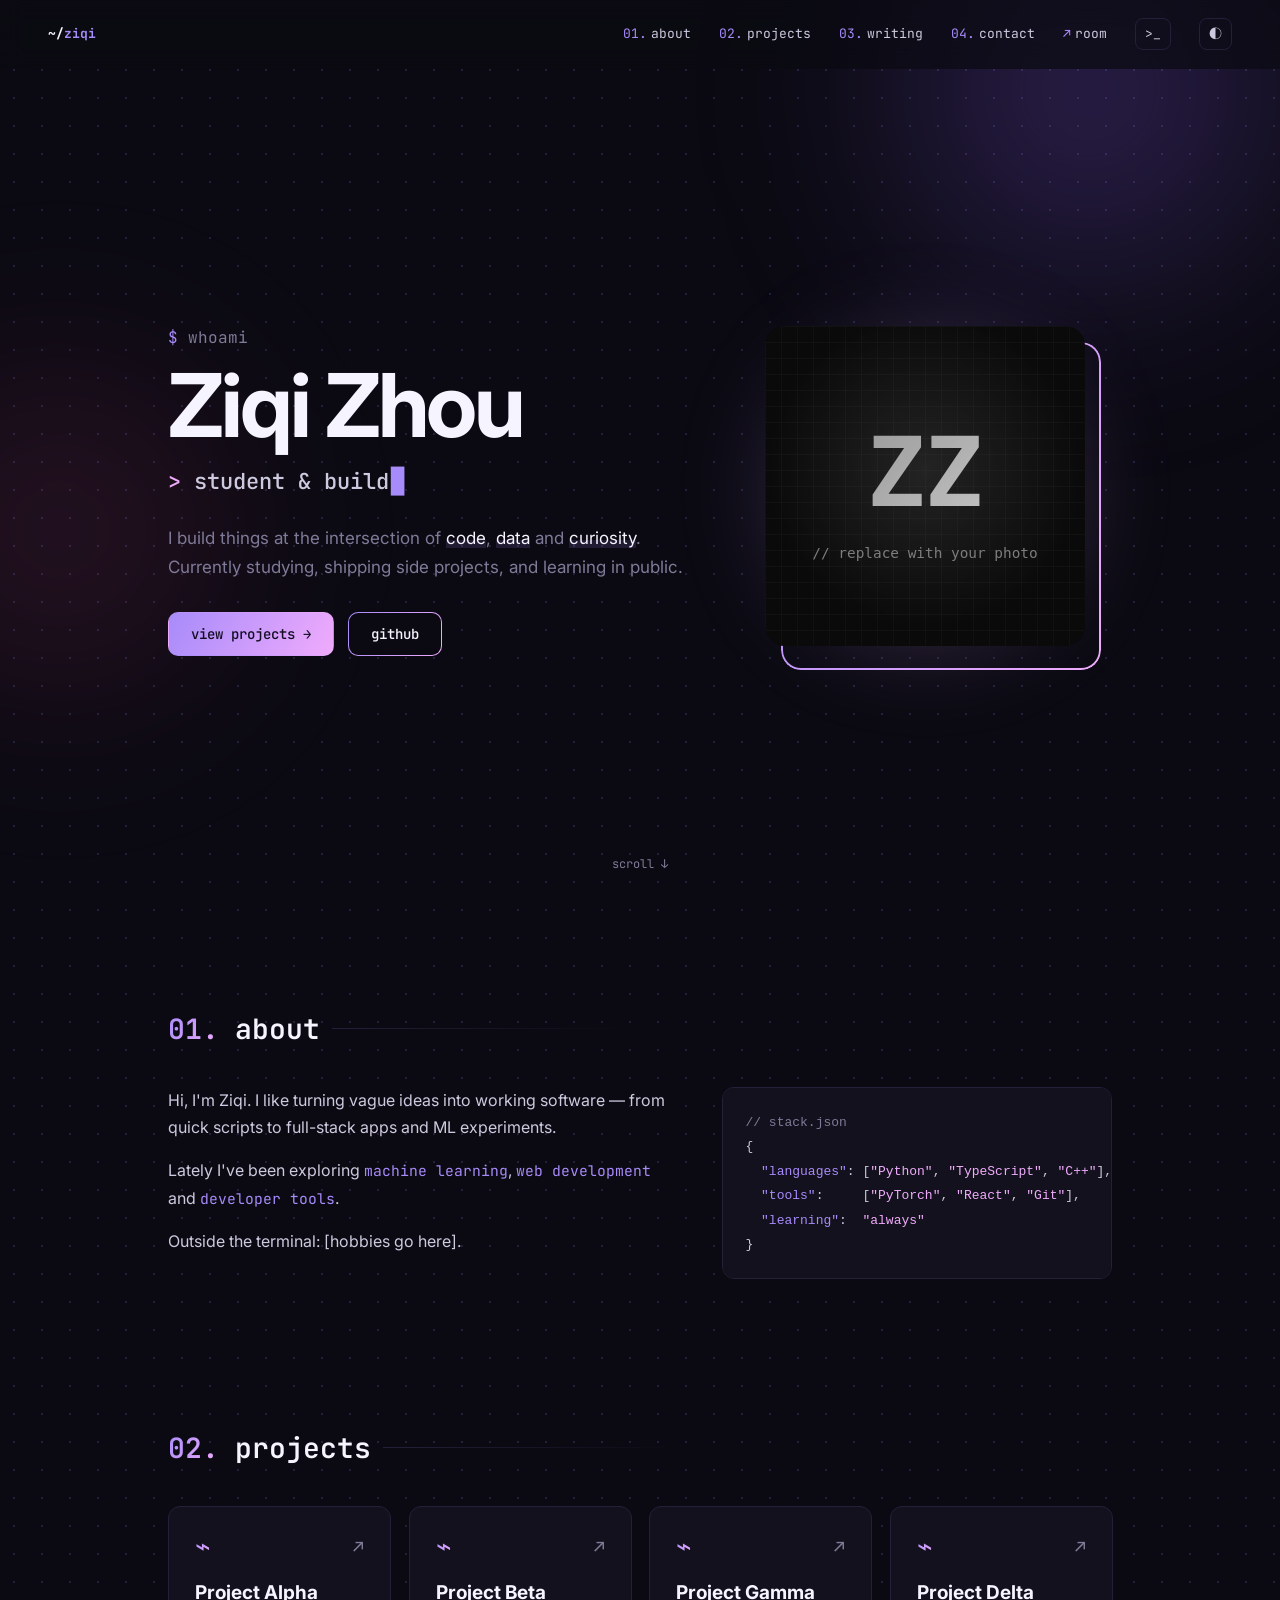
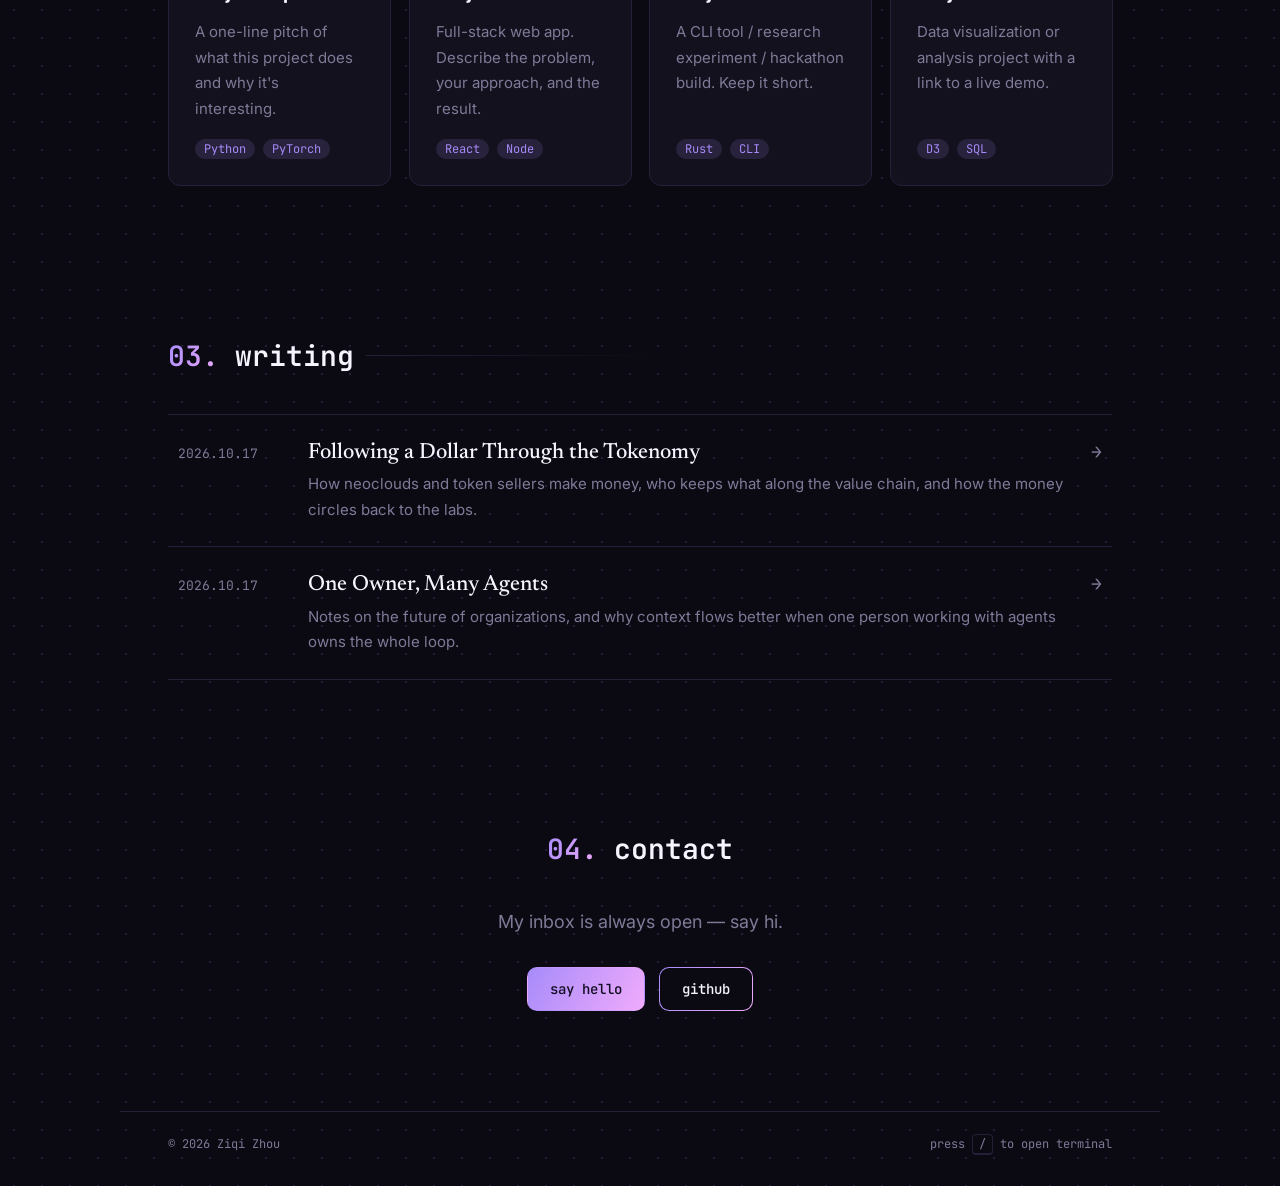
<file: lofi.html>
<!doctype html>
<html lang="zh-CN" data-theme="dark">
<head>
  <meta charset="utf-8">
  <meta name="viewport" content="width=device-width, initial-scale=1">
  <title>Ziqi Zhou</title>
  <meta name="description" content="Ziqi Zhou — personal site & projects.">
  <meta property="og:title" content="Ziqi Zhou">
  <meta property="og:description" content="Personal site & projects.">
  <meta property="og:image" content="images/avatar.svg">
  <link rel="icon" href="images/favicon.svg" type="image/svg+xml">
  <link rel="preconnect" href="https://fonts.googleapis.com">
  <link rel="preconnect" href="https://fonts.gstatic.com" crossorigin>
  <link href="https://fonts.googleapis.com/css2?family=Inter:wght@400;500;600;700&family=JetBrains+Mono:wght@400;500;700&family=Newsreader:opsz,wght@6..72,500&display=swap" rel="stylesheet">
  <link rel="stylesheet" href="assets/style.css">
  <script>
    // Apply saved theme before paint to avoid a flash.
    try { const t = localStorage.getItem('theme'); if (t) document.documentElement.dataset.theme = t; } catch (e) {}
  </script>
</head>
<body>
  <div class="aurora" aria-hidden="true"></div>
  <!-- custom cursor (desktop only) -->
  <div class="cursor-dot" aria-hidden="true"></div>
  <div class="cursor-ring" aria-hidden="true"></div>
  <canvas id="fx" aria-hidden="true"></canvas>

  <header class="nav">
    <a href="#top" class="logo" data-scramble>~/<span class="accent">ziqi</span></a>
    <nav>
      <a href="#about" data-scramble><span class="num">01.</span>about</a>
      <a href="#projects" data-scramble><span class="num">02.</span>projects</a>
      <a href="#writing" data-scramble><span class="num">03.</span>writing</a>
      <a href="#contact" data-scramble><span class="num">04.</span>contact</a>
      <a href="./" data-scramble><span class="num">↗</span>room</a>
      <button class="icon-btn" id="term-open" title="Terminal (press /)">&gt;_</button>
      <button class="icon-btn" id="theme-toggle" title="Toggle theme">◐</button>
    </nav>
  </header>

  <main id="top">
    <!-- ============ HERO ============ -->
    <section class="hero">
      <div class="hero-text">
        <p class="prompt"><span class="accent">$</span> whoami</p>
        <h1 class="name glitch" data-text="Ziqi Zhou">Ziqi Zhou</h1>
        <p class="role"><span class="accent">&gt;</span> <span id="typed"></span><span class="caret">█</span></p>
        <!-- TODO: 改成你自己的一句话介绍 -->
        <p class="intro">
          I build things at the intersection of <em>code</em>, <em>data</em> and <em>curiosity</em>.
          Currently studying, shipping side projects, and learning in public.
        </p>
        <div class="cta">
          <a class="btn" href="#projects">view projects →</a>
          <a class="btn ghost" href="https://github.com/ziqi-zhou02" target="_blank" rel="noopener">github</a>
        </div>
      </div>

      <div class="avatar-wrap tilt">
        <!-- 把你的照片放到 images/avatar.jpg，然后把下面的 src 改成 images/avatar.jpg -->
        <img src="images/avatar.svg" alt="Ziqi Zhou" class="avatar">
        <span class="avatar-frame" aria-hidden="true"></span>
      </div>

      <a href="#about" class="scroll-hint" aria-label="Scroll down">scroll ↓</a>
    </section>

    <!-- ============ ABOUT ============ -->
    <section id="about" class="section reveal">
      <h2 class="section-title"><span class="num">01.</span>about</h2>
      <div class="about-grid">
        <div class="about-text">
          <!-- TODO: 替换成你的个人介绍 -->
          <p>Hi, I'm Ziqi. I like turning vague ideas into working software — from quick scripts to full-stack apps and ML experiments.</p>
          <p>Lately I've been exploring <span class="hl">machine learning</span>, <span class="hl">web development</span> and <span class="hl">developer tools</span>.</p>
          <p>Outside the terminal: [hobbies go here].</p>
        </div>
        <div class="about-side">
          <pre class="code-card"><code><span class="c">// stack.json</span>
{
  <span class="k">"languages"</span>: [<span class="s">"Python"</span>, <span class="s">"TypeScript"</span>, <span class="s">"C++"</span>],
  <span class="k">"tools"</span>:     [<span class="s">"PyTorch"</span>, <span class="s">"React"</span>, <span class="s">"Git"</span>],
  <span class="k">"learning"</span>:  <span class="s">"always"</span>
}</code></pre>
        </div>
      </div>
    </section>

    <!-- ============ PROJECTS ============ -->
    <section id="projects" class="section reveal">
      <h2 class="section-title"><span class="num">02.</span>projects</h2>
      <!-- TODO: 每个 <article> 是一个项目卡片，复制/修改即可 -->
      <div class="cards">
        <article class="card tilt">
          <div class="card-top"><span class="folder">⌁</span><a href="https://github.com/ziqi-zhou02" target="_blank" rel="noopener" aria-label="Source">↗</a></div>
          <h3>Project Alpha</h3>
          <p>A one-line pitch of what this project does and why it's interesting.</p>
          <ul class="tags"><li>Python</li><li>PyTorch</li></ul>
        </article>
        <article class="card tilt">
          <div class="card-top"><span class="folder">⌁</span><a href="https://github.com/ziqi-zhou02" target="_blank" rel="noopener" aria-label="Source">↗</a></div>
          <h3>Project Beta</h3>
          <p>Full-stack web app. Describe the problem, your approach, and the result.</p>
          <ul class="tags"><li>React</li><li>Node</li></ul>
        </article>
        <article class="card tilt">
          <div class="card-top"><span class="folder">⌁</span><a href="https://github.com/ziqi-zhou02" target="_blank" rel="noopener" aria-label="Source">↗</a></div>
          <h3>Project Gamma</h3>
          <p>A CLI tool / research experiment / hackathon build. Keep it short.</p>
          <ul class="tags"><li>Rust</li><li>CLI</li></ul>
        </article>
        <article class="card tilt">
          <div class="card-top"><span class="folder">⌁</span><a href="https://github.com/ziqi-zhou02" target="_blank" rel="noopener" aria-label="Source">↗</a></div>
          <h3>Project Delta</h3>
          <p>Data visualization or analysis project with a link to a live demo.</p>
          <ul class="tags"><li>D3</li><li>SQL</li></ul>
        </article>
      </div>
    </section>

    <!-- ============ WRITING ============ -->
    <section id="writing" class="section reveal">
      <h2 class="section-title"><span class="num">03.</span>writing</h2>
      <!-- 新文章：复制一个 <li>，链接到 posts/ 下的新 html -->
      <ul class="posts">
        <li class="post-item">
          <a href="posts/tokenomy.html">
            <span class="post-date">2026.10.17</span>
            <div>
              <h3>Following a Dollar Through the Tokenomy</h3>
              <p>How neoclouds and token sellers make money, who keeps what along the value chain, and how the money circles back to the labs.</p>
            </div>
            <span class="post-arrow">→</span>
          </a>
        </li>
        <li class="post-item">
          <a href="posts/one-owner-many-agents.html">
            <span class="post-date">2026.10.17</span>
            <div>
              <h3>One Owner, Many Agents</h3>
              <p>Notes on the future of organizations, and why context flows better when one person working with agents owns the whole loop.</p>
            </div>
            <span class="post-arrow">→</span>
          </a>
        </li>
      </ul>
    </section>

    <!-- ============ CONTACT ============ -->
    <section id="contact" class="section contact reveal">
      <h2 class="section-title"><span class="num">04.</span>contact</h2>
      <p class="contact-lead">My inbox is always open — say hi.</p>
      <!-- TODO: 换成你的邮箱 / 社交链接 -->
      <div class="cta">
        <a class="btn" href="mailto:you@example.com">say hello</a>
        <a class="btn ghost" href="https://github.com/ziqi-zhou02" target="_blank" rel="noopener">github</a>
      </div>
    </section>
  </main>

  <footer class="footer">
    <span>© <span id="year"></span> Ziqi Zhou</span>
    <span class="muted">press <kbd>/</kbd> to open terminal</span>
  </footer>

  <!-- ============ TERMINAL OVERLAY ============ -->
  <div class="term" id="term" hidden>
    <div class="term-win" role="dialog" aria-label="Terminal">
      <div class="term-bar"><span></span><span></span><span></span><em>ziqi@web: ~</em></div>
      <div class="term-body" id="term-body"></div>
      <form class="term-input" id="term-form" autocomplete="off">
        <label for="term-cmd" class="accent">ziqi@web:~$</label>
        <input id="term-cmd" spellcheck="false" autocapitalize="off">
      </form>
    </div>
  </div>

  <script src="assets/main.js"></script>
</body>
</html>
</file>
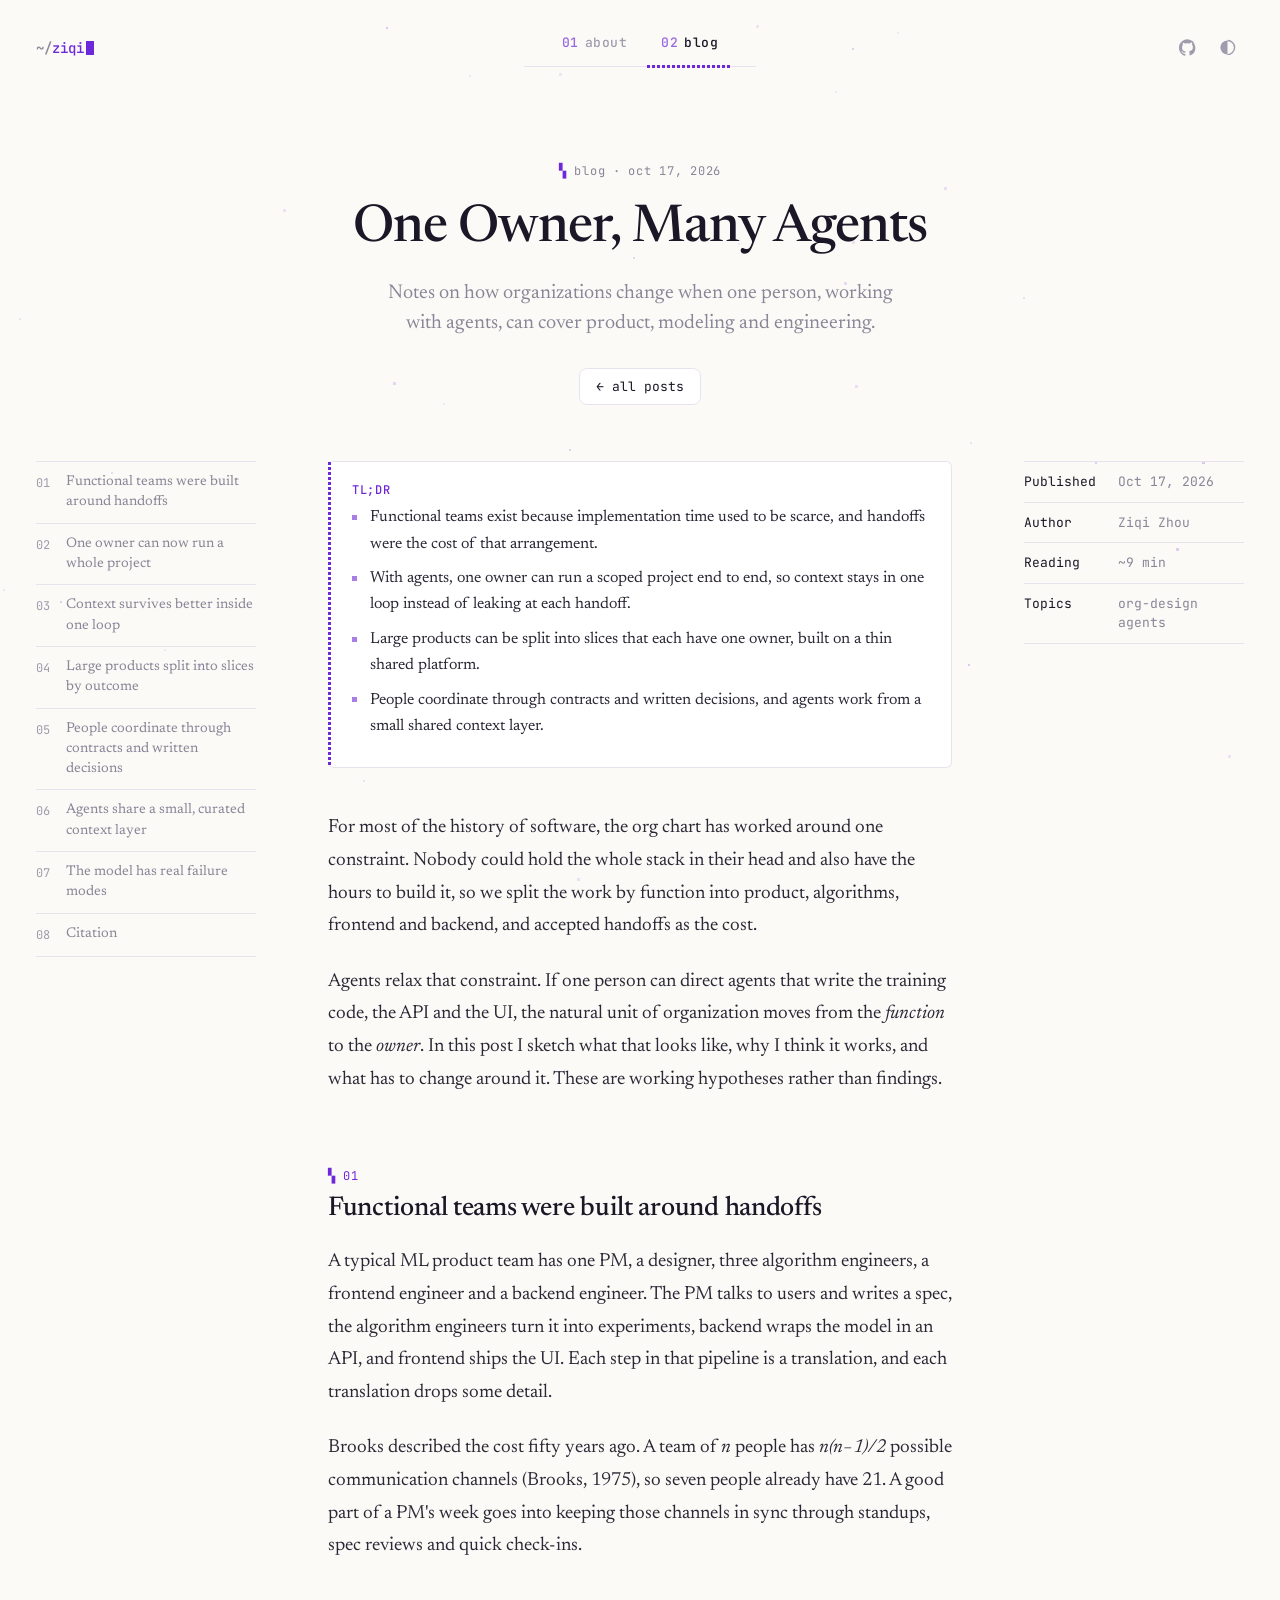
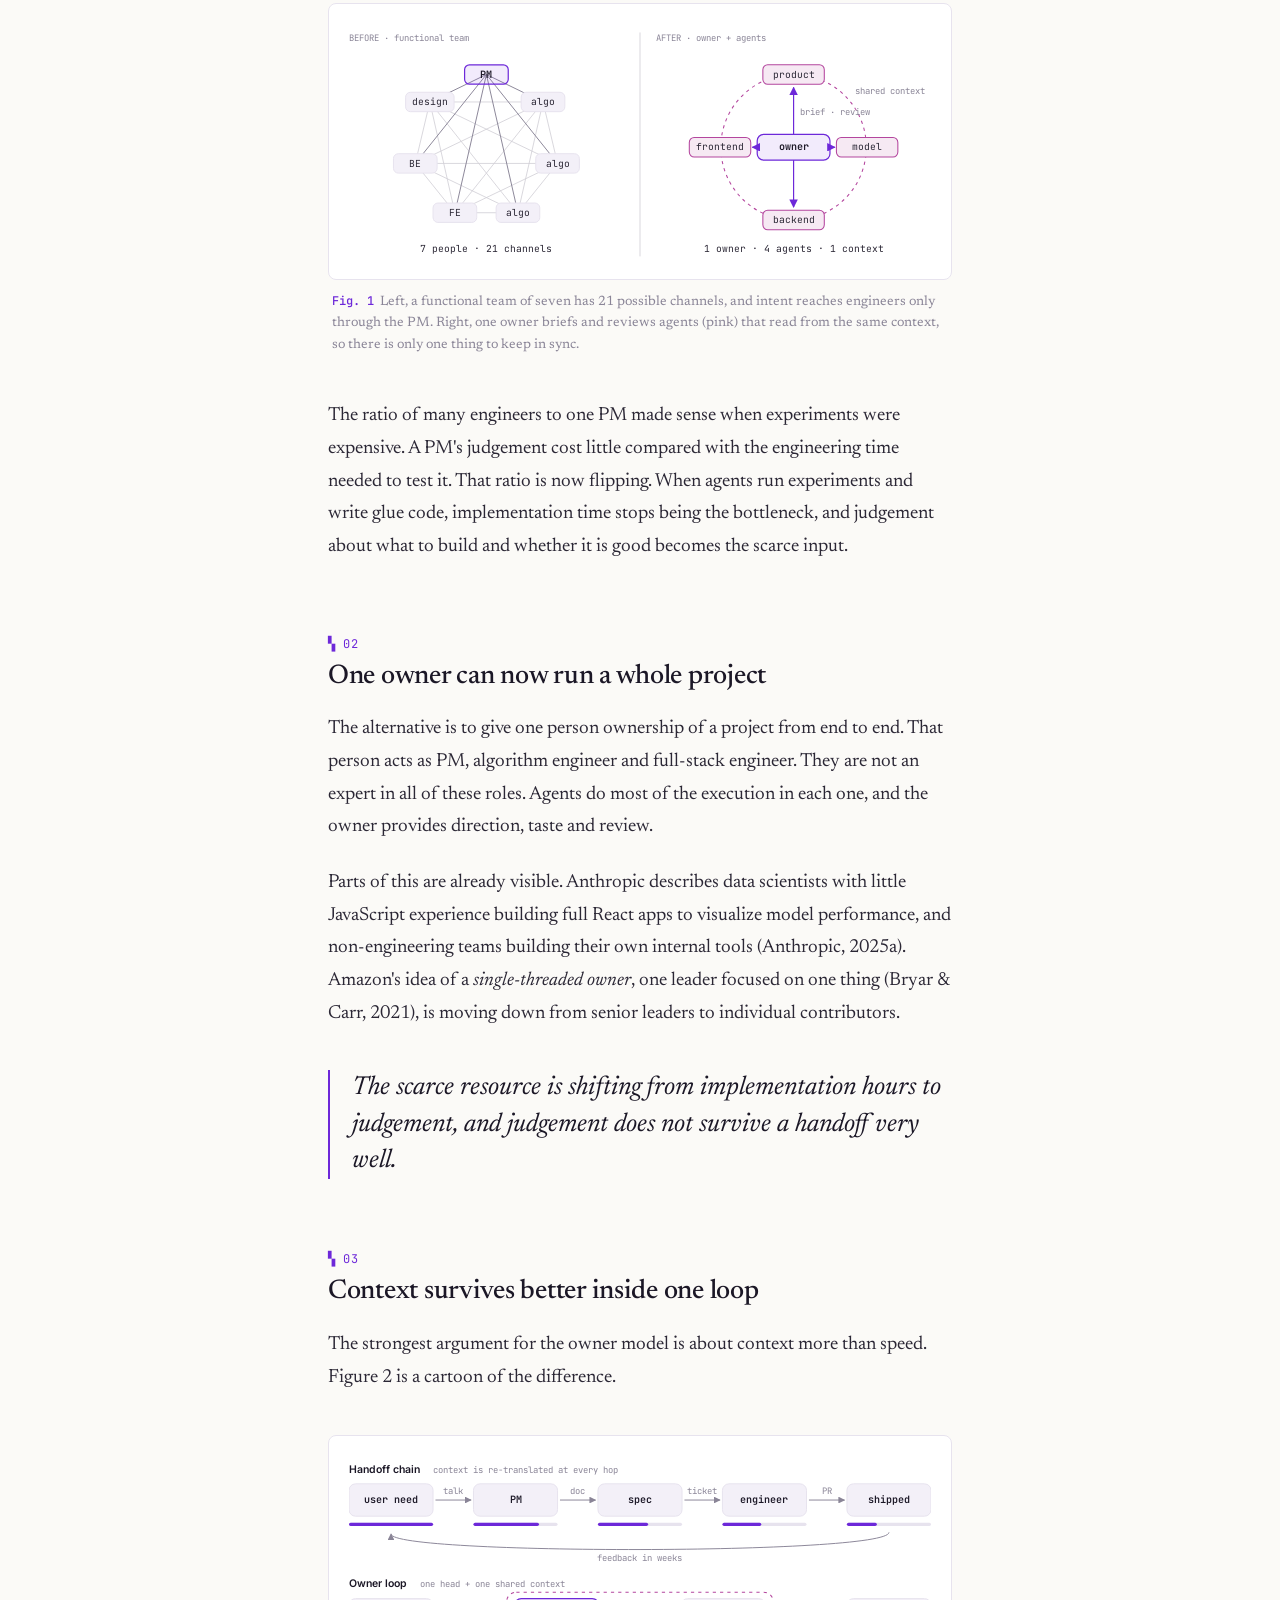
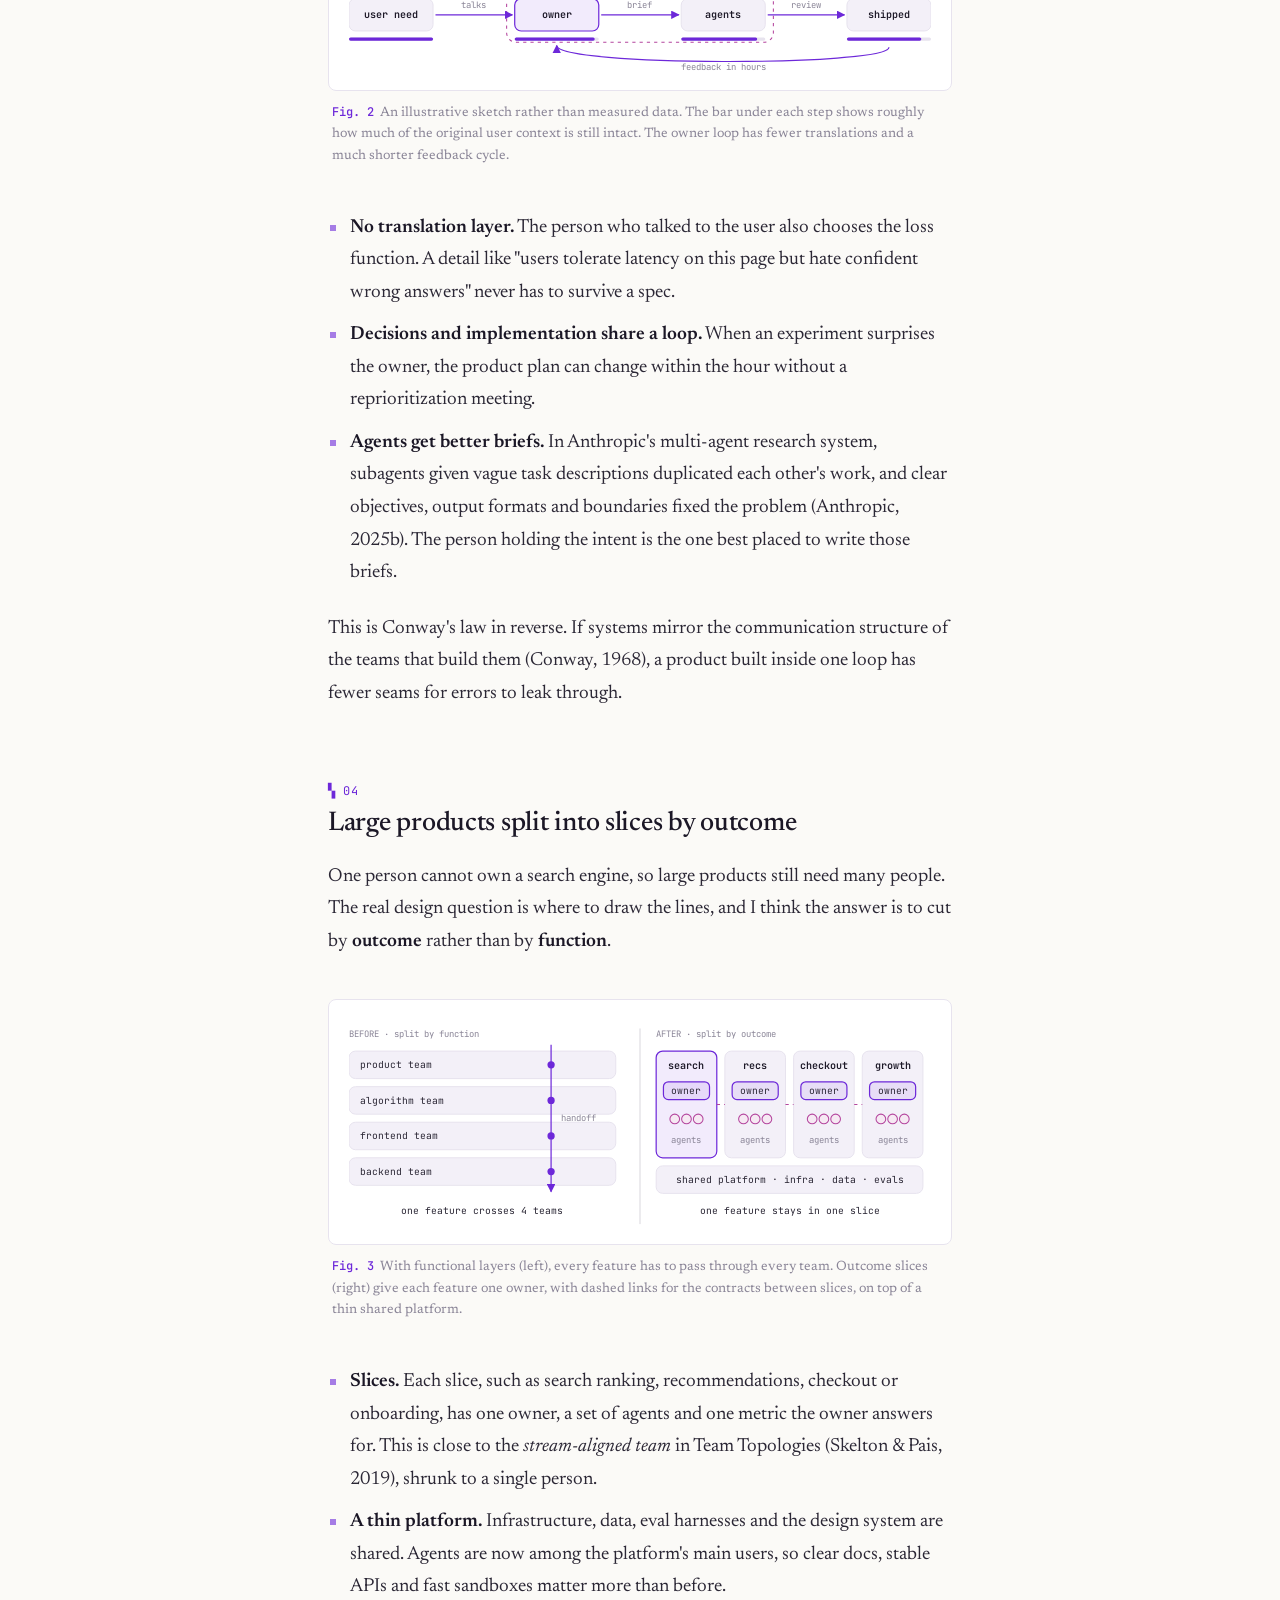
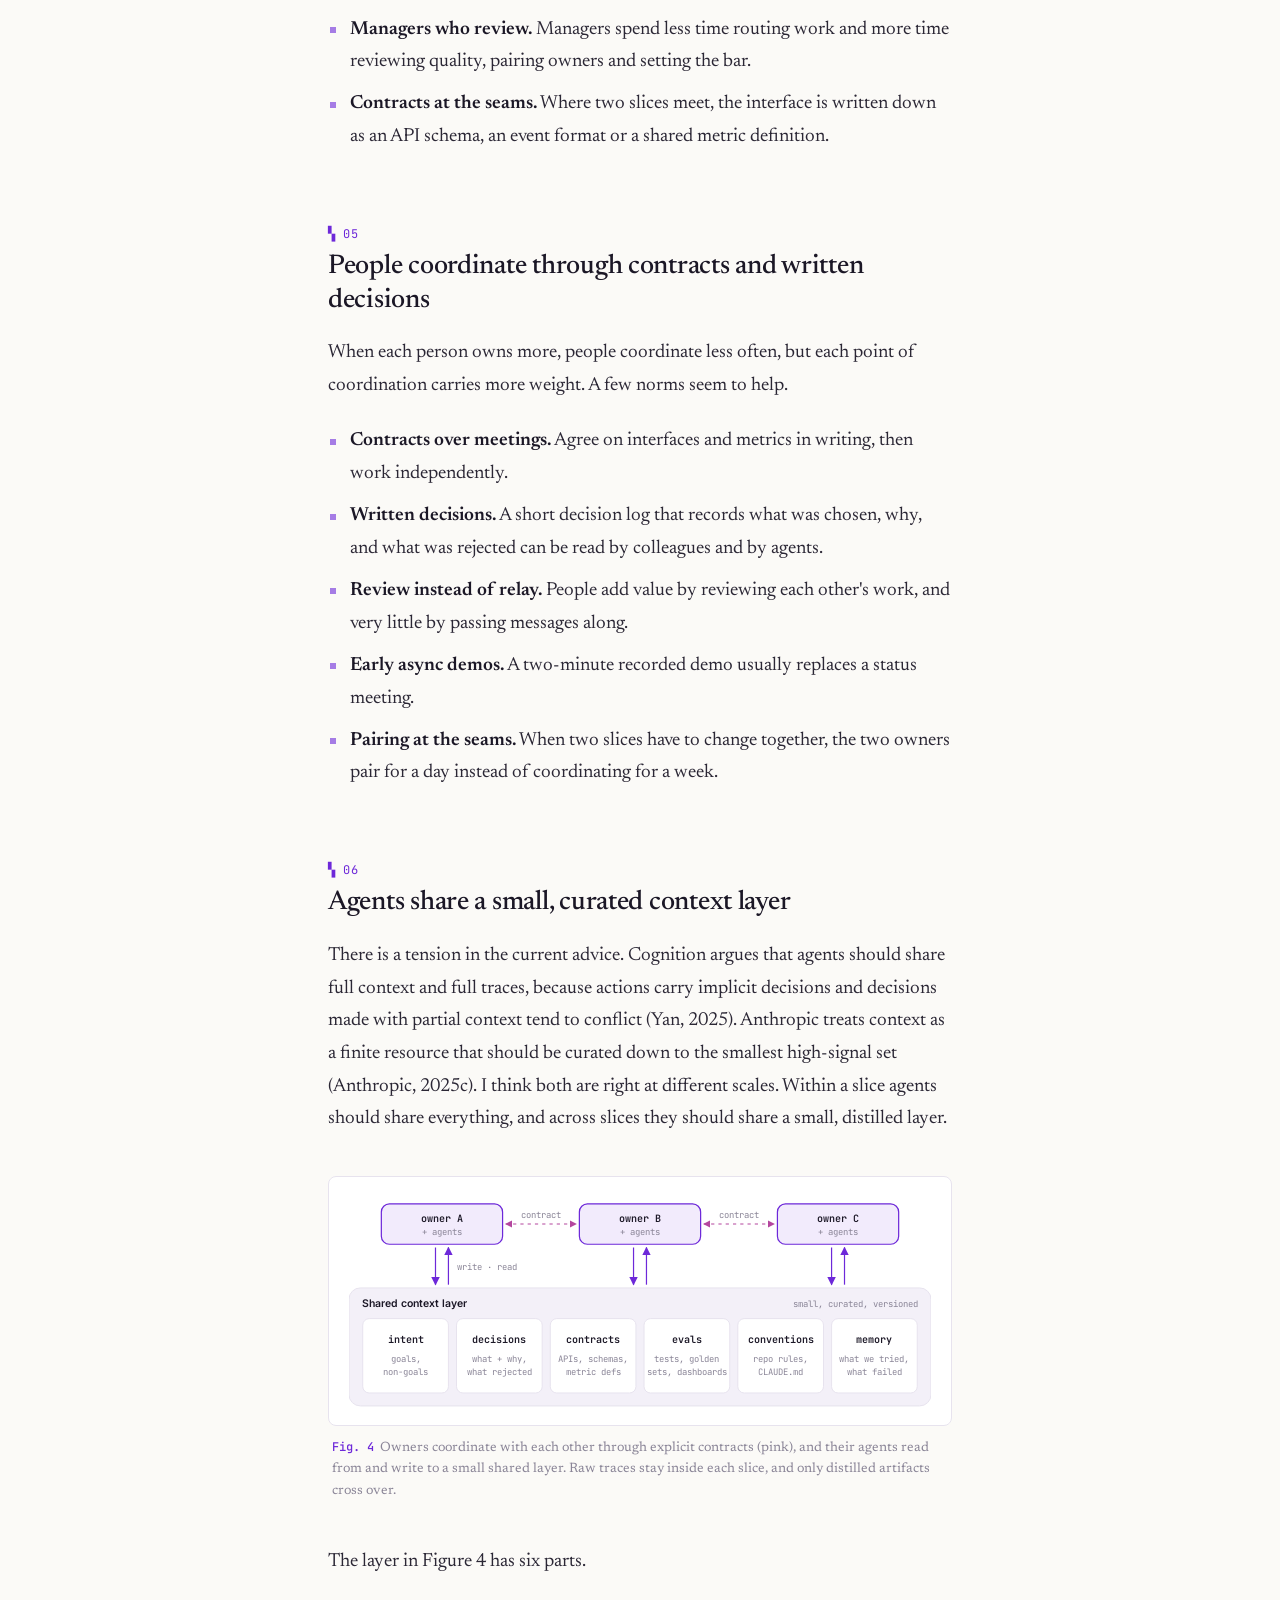
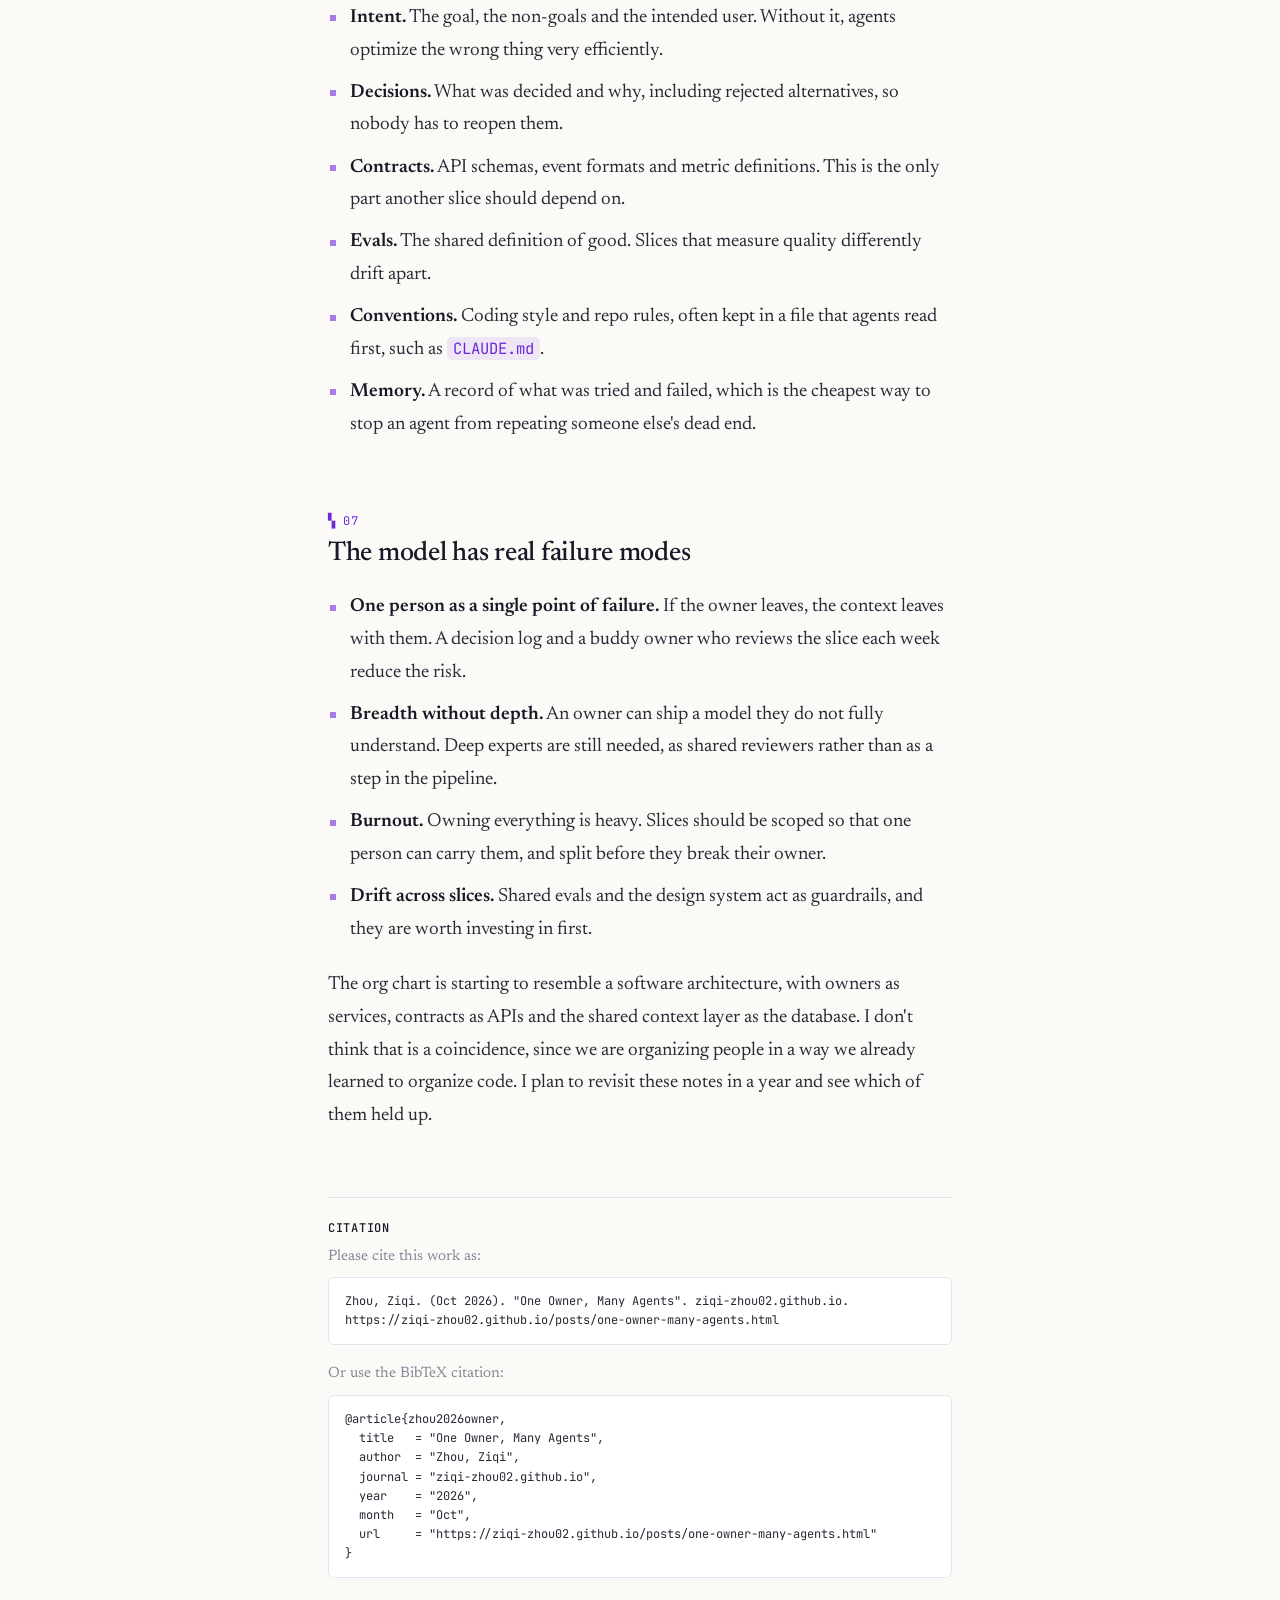
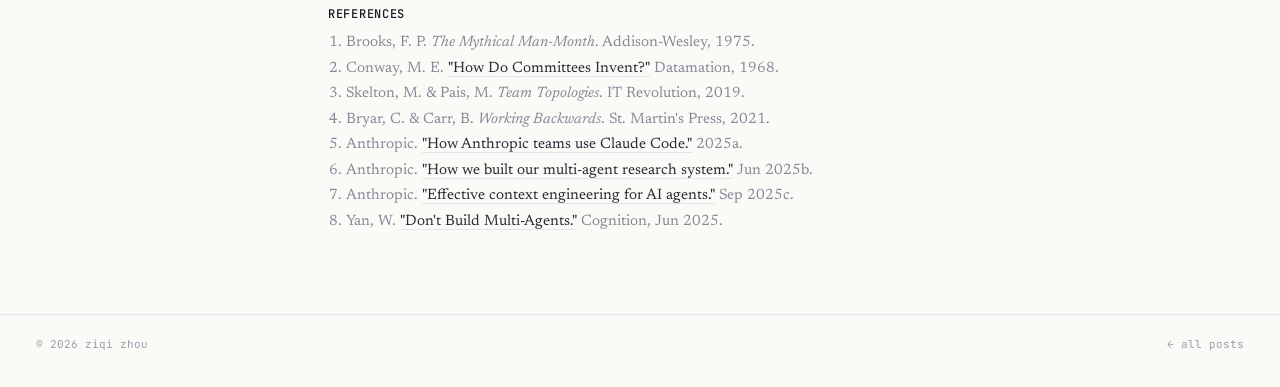
<file: posts/one-owner-many-agents.html>
<!doctype html>
<html lang="en">
<head>
  <meta charset="utf-8">
  <meta name="viewport" content="width=device-width, initial-scale=1">
  <title>One Owner, Many Agents</title>
  <meta name="description" content="How AI agents reshape the org chart: from functional teams and handoffs to single owners, shared context, and contracts.">
  <meta property="og:title" content="One Owner, Many Agents">
  <meta property="og:description" content="Notes on the future of organizations: why context flows better when one person owns the loop.">
  <link rel="icon" href="../images/favicon.svg" type="image/svg+xml">
  <link rel="preconnect" href="https://fonts.googleapis.com">
  <link rel="preconnect" href="https://fonts.gstatic.com" crossorigin>
  <link href="https://fonts.googleapis.com/css2?family=Inter:wght@400;500;600;700&family=JetBrains+Mono:wght@400;500;700&family=Newsreader:ital,opsz,wght@0,6..72,400;0,6..72,500;0,6..72,600;1,6..72,400&display=swap" rel="stylesheet">
  <link rel="stylesheet" href="../assets/style.css">
  <link rel="stylesheet" href="../assets/post.css">
  <script>
    try { const t = localStorage.getItem('min-theme'); if (t) document.documentElement.dataset.theme = t; } catch (e) {}
  </script>
</head>
<body>
  <canvas id="sky" aria-hidden="true"></canvas>

  <header class="ptop">
    <a class="logo" href="../#about">~/<b>ziqi</b><span class="caret"></span></a>
    <nav class="ptabs" aria-label="Sections">
      <a href="../#about"><span class="k">01</span>about</a>
      <a href="../#blog" class="on"><span class="k">02</span>blog</a>
    </nav>
    <div class="pside">
      <a class="ibtn" href="https://github.com/ziqi-zhou02" target="_blank" rel="noopener" aria-label="GitHub"><svg viewBox="0 0 24 24" fill="currentColor"><path d="M12 .3a12 12 0 0 0-3.8 23.4c.6.1.8-.3.8-.6v-2c-3.3.7-4-1.6-4-1.6-.6-1.4-1.4-1.8-1.4-1.8-1-.7.1-.7.1-.7 1.2.1 1.8 1.2 1.8 1.2 1 1.8 2.8 1.3 3.5 1 .1-.8.4-1.3.8-1.6-2.7-.3-5.5-1.3-5.5-6 0-1.2.5-2.3 1.2-3.1-.1-.4-.5-1.6.1-3.2 0 0 1-.3 3.3 1.2a11.5 11.5 0 0 1 6 0C17.3 4.6 18.3 5 18.3 5c.6 1.6.2 2.8.1 3.2.8.8 1.2 1.9 1.2 3.1 0 4.6-2.8 5.6-5.5 5.9.4.4.8 1.1.8 2.2v3.3c0 .3.2.7.8.6A12 12 0 0 0 12 .3"/></svg></a>
      <button class="ibtn" id="theme" aria-label="Toggle light and dark"><svg viewBox="0 0 24 24" fill="currentColor"><path d="M12 2a10 10 0 1 0 0 20V2z"/><path d="M12 2a10 10 0 0 1 0 20" fill="none" stroke="currentColor" stroke-width="2"/></svg></button>
    </div>
  </header>

  <div class="chap" id="chap" aria-hidden="true">
    <span><b>Chapter <i id="chap-n">01</i>:</b> <span id="chap-t"></span></span>
    <a href="#top" onclick="scrollTo({top:0,behavior:'smooth'});return false;">top ↑</a>
    <span class="bar"></span>
  </div>

  <section class="phead" id="top">
    <p class="kicker">blog · oct 17, 2026</p>
    <h1>One Owner, Many Agents</h1>
    <p class="dek">Notes on how organizations change when one person, working with agents, can cover product, modeling and engineering.</p>
    <div class="pills"><a class="pill" href="../#blog">← all posts</a></div>
  </section>

  <div class="pgrid">
    <aside class="ptoc" aria-label="Contents">
      <ol>
        <li><a href="#old-shape"><span class="n">01</span><span class="t">Functional teams were built around handoffs</span></a></li>
        <li><a href="#new-shape"><span class="n">02</span><span class="t">One owner can now run a whole project</span></a></li>
        <li><a href="#context"><span class="n">03</span><span class="t">Context survives better inside one loop</span></a></li>
        <li><a href="#reorg"><span class="n">04</span><span class="t">Large products split into slices by outcome</span></a></li>
        <li><a href="#humans"><span class="n">05</span><span class="t">People coordinate through contracts and written decisions</span></a></li>
        <li><a href="#agents"><span class="n">06</span><span class="t">Agents share a small, curated context layer</span></a></li>
        <li><a href="#risks"><span class="n">07</span><span class="t">The model has real failure modes</span></a></li>
        <li><a href="#citation"><span class="n">08</span><span class="t">Citation</span></a></li>
      </ol>
    </aside>

    <aside class="pmeta" aria-label="Details">
      <dl>
        <div class="row"><dt>Published</dt><dd>Oct 17, 2026</dd></div>
        <div class="row"><dt>Author</dt><dd>Ziqi Zhou</dd></div>
        <div class="row"><dt>Reading</dt><dd>~9 min</dd></div>
        <div class="row"><dt>Topics</dt><dd><span>org-design</span><span>agents</span></dd></div>
      </dl>
    </aside>

  <article class="article pbody">
    <div class="tldr">
      <b>TL;DR</b>
      <ul>
        <li>Functional teams exist because implementation time used to be scarce, and handoffs were the cost of that arrangement.</li>
        <li>With agents, one owner can run a scoped project end to end, so context stays in one loop instead of leaking at each handoff.</li>
        <li>Large products can be split into slices that each have one owner, built on a thin shared platform.</li>
        <li>People coordinate through contracts and written decisions, and agents work from a small shared context layer.</li>
      </ul>
    </div>

    <div class="prose">
      <p>For most of the history of software, the org chart has worked around one constraint. Nobody could hold the whole stack in their head and also have the hours to build it, so we split the work by function into product, algorithms, frontend and backend, and accepted handoffs as the cost.</p>
      <p>Agents relax that constraint. If one person can direct agents that write the training code, the API and the UI, the natural unit of organization moves from the <em>function</em> to the <em>owner</em>. In this post I sketch what that looks like, why I think it works, and what has to change around it. These are working hypotheses rather than findings.</p>

      <h2 id="old-shape"><span class="n">01</span>Functional teams were built around handoffs</h2>
      <p>A typical ML product team has one PM, a designer, three algorithm engineers, a frontend engineer and a backend engineer. The PM talks to users and writes a spec, the algorithm engineers turn it into experiments, backend wraps the model in an API, and frontend ships the UI. Each step in that pipeline is a translation, and each translation drops some detail.</p>
      <p>Brooks described the cost fifty years ago. A team of <em>n</em> people has <em>n(n−1)/2</em> possible communication channels (Brooks, 1975), so seven people already have 21. A good part of a PM's week goes into keeping those channels in sync through standups, spec reviews and quick check-ins.</p>
    </div>

    <figure class="fig">
      <div class="fig-frame">
        <svg viewBox="0 0 720 295" role="img" aria-label="Before: seven people in a functional team form 21 communication channels, with the PM relaying intent. After: one owner directs four agents that share a single context.">
          <defs>
            <marker id="f1a" viewBox="0 0 10 10" refX="9" refY="5" markerWidth="7" markerHeight="7" orient="auto-start-reverse"><path d="M0 0L10 5L0 10z" class="d-arrow-hot"/></marker>
          </defs>
          <text x="0" y="18" class="d-muted">BEFORE · functional team</text>
          <text x="380" y="18" class="d-muted">AFTER · owner + agents</text>
          <line x1="360" y1="8" x2="360" y2="285" class="d-faint"/>

          <!-- all 21 channels -->
          <g class="d-faint">
            <line x1="240" y1="94" x2="258" y2="170"/><line x1="240" y1="94" x2="209" y2="231"/><line x1="240" y1="94" x2="131" y2="231"/>
            <line x1="240" y1="94" x2="82" y2="170"/><line x1="240" y1="94" x2="100" y2="94"/><line x1="258" y1="170" x2="209" y2="231"/>
            <line x1="258" y1="170" x2="131" y2="231"/><line x1="258" y1="170" x2="82" y2="170"/><line x1="258" y1="170" x2="100" y2="94"/>
            <line x1="209" y1="231" x2="131" y2="231"/><line x1="209" y1="231" x2="82" y2="170"/><line x1="209" y1="231" x2="100" y2="94"/>
            <line x1="131" y1="231" x2="82" y2="170"/><line x1="131" y1="231" x2="100" y2="94"/><line x1="82" y1="170" x2="100" y2="94"/>
          </g>
          <!-- PM relays intent -->
          <g class="d-line">
            <line x1="170" y1="60" x2="240" y2="94"/><line x1="170" y1="60" x2="258" y2="170"/><line x1="170" y1="60" x2="209" y2="231"/>
            <line x1="170" y1="60" x2="131" y2="231"/><line x1="170" y1="60" x2="82" y2="170"/><line x1="170" y1="60" x2="100" y2="94"/>
          </g>
          <rect x="143" y="48" width="54" height="24" rx="6" class="d-hot"/><text x="170" y="64" text-anchor="middle" class="d-strong">PM</text>
          <rect x="213" y="82" width="54" height="24" rx="6" class="d-box"/><text x="240" y="98" text-anchor="middle" class="d-text">algo</text>
          <rect x="231" y="158" width="54" height="24" rx="6" class="d-box"/><text x="258" y="174" text-anchor="middle" class="d-text">algo</text>
          <rect x="182" y="219" width="54" height="24" rx="6" class="d-box"/><text x="209" y="235" text-anchor="middle" class="d-text">algo</text>
          <rect x="104" y="219" width="54" height="24" rx="6" class="d-box"/><text x="131" y="235" text-anchor="middle" class="d-text">FE</text>
          <rect x="55" y="158" width="54" height="24" rx="6" class="d-box"/><text x="82" y="174" text-anchor="middle" class="d-text">BE</text>
          <rect x="70" y="82" width="60" height="24" rx="6" class="d-box"/><text x="100" y="98" text-anchor="middle" class="d-text">design</text>
          <text x="170" y="280" text-anchor="middle" class="d-text">7 people · 21 channels</text>

          <!-- after: owner + agents on a shared-context ring -->
          <circle cx="550" cy="150" r="90" class="d-dash"/>
          <text x="626" y="84" class="d-muted">shared context</text>
          <line x1="550" y1="134" x2="550" y2="76" class="d-accent-line" marker-end="url(#f1a)"/>
          <line x1="595" y1="150" x2="601" y2="150" class="d-accent-line" marker-end="url(#f1a)"/>
          <line x1="550" y1="166" x2="550" y2="224" class="d-accent-line" marker-end="url(#f1a)"/>
          <line x1="505" y1="150" x2="499" y2="150" class="d-accent-line" marker-end="url(#f1a)"/>
          <text x="558" y="110" class="d-muted">brief · review</text>
          <rect x="505" y="134" width="90" height="32" rx="8" class="d-hot"/><text x="550" y="154" text-anchor="middle" class="d-strong">owner</text>
          <rect x="512" y="48" width="76" height="24" rx="6" class="d-pink"/><text x="550" y="64" text-anchor="middle" class="d-text">product</text>
          <rect x="603" y="138" width="76" height="24" rx="6" class="d-pink"/><text x="641" y="154" text-anchor="middle" class="d-text">model</text>
          <rect x="512" y="228" width="76" height="24" rx="6" class="d-pink"/><text x="550" y="244" text-anchor="middle" class="d-text">backend</text>
          <rect x="421" y="138" width="76" height="24" rx="6" class="d-pink"/><text x="459" y="154" text-anchor="middle" class="d-text">frontend</text>
          <text x="550" y="280" text-anchor="middle" class="d-text">1 owner · 4 agents · 1 context</text>
        </svg>
      </div>
      <figcaption><b>Fig. 1</b>Left, a functional team of seven has 21 possible channels, and intent reaches engineers only through the PM. Right, one owner briefs and reviews agents (pink) that read from the same context, so there is only one thing to keep in sync.</figcaption>
    </figure>

    <div class="prose">
      <p>The ratio of many engineers to one PM made sense when experiments were expensive. A PM's judgement cost little compared with the engineering time needed to test it. That ratio is now flipping. When agents run experiments and write glue code, implementation time stops being the bottleneck, and judgement about what to build and whether it is good becomes the scarce input.</p>

      <h2 id="new-shape"><span class="n">02</span>One owner can now run a whole project</h2>
      <p>The alternative is to give one person ownership of a project from end to end. That person acts as PM, algorithm engineer and full-stack engineer. They are not an expert in all of these roles. Agents do most of the execution in each one, and the owner provides direction, taste and review.</p>
      <p>Parts of this are already visible. Anthropic describes data scientists with little JavaScript experience building full React apps to visualize model performance, and non-engineering teams building their own internal tools (Anthropic, 2025a). Amazon's idea of a <em>single-threaded owner</em>, one leader focused on one thing (Bryar &amp; Carr, 2021), is moving down from senior leaders to individual contributors.</p>
    </div>

    <blockquote class="pull">The scarce resource is shifting from implementation hours to judgement, and judgement does not survive a handoff very well.</blockquote>

    <div class="prose">
      <h2 id="context"><span class="n">03</span>Context survives better inside one loop</h2>
      <p>The strongest argument for the owner model is about context more than speed. Figure 2 is a cartoon of the difference.</p>
    </div>

    <figure class="fig">
      <div class="fig-frame">
        <svg viewBox="0 0 720 270" role="img" aria-label="Handoff chain: user need passes through PM, spec and engineer before shipping, losing context at each hop, with feedback taking weeks. Owner loop: user need goes to the owner, who briefs agents; context stays high and feedback takes hours.">
          <defs>
            <marker id="f2a" viewBox="0 0 10 10" refX="9" refY="5" markerWidth="7" markerHeight="7" orient="auto-start-reverse"><path d="M0 0L10 5L0 10z" class="d-arrow"/></marker>
            <marker id="f2h" viewBox="0 0 10 10" refX="9" refY="5" markerWidth="7" markerHeight="7" orient="auto-start-reverse"><path d="M0 0L10 5L0 10z" class="d-arrow-hot"/></marker>
          </defs>
          <text x="0" y="18" class="d-head">Handoff chain</text>
          <text x="104" y="18" class="d-muted">context is re-translated at every hop</text>
          <rect x="0" y="32" width="104" height="40" rx="8" class="d-box"/><text x="52" y="56" text-anchor="middle" class="d-strong">user need</text>
          <rect x="0" y="80" width="104" height="4" rx="2" class="d-track"/><rect x="0" y="80" width="104" height="4" rx="2" class="d-arrow-hot"/>
          <rect x="154" y="32" width="104" height="40" rx="8" class="d-box"/><text x="206" y="56" text-anchor="middle" class="d-strong">PM</text>
          <rect x="154" y="80" width="104" height="4" rx="2" class="d-track"/><rect x="154" y="80" width="81" height="4" rx="2" class="d-arrow-hot"/>
          <rect x="308" y="32" width="104" height="40" rx="8" class="d-box"/><text x="360" y="56" text-anchor="middle" class="d-strong">spec</text>
          <rect x="308" y="80" width="104" height="4" rx="2" class="d-track"/><rect x="308" y="80" width="62" height="4" rx="2" class="d-arrow-hot"/>
          <rect x="462" y="32" width="104" height="40" rx="8" class="d-box"/><text x="514" y="56" text-anchor="middle" class="d-strong">engineer</text>
          <rect x="462" y="80" width="104" height="4" rx="2" class="d-track"/><rect x="462" y="80" width="48" height="4" rx="2" class="d-arrow-hot"/>
          <rect x="616" y="32" width="104" height="40" rx="8" class="d-box"/><text x="668" y="56" text-anchor="middle" class="d-strong">shipped</text>
          <rect x="616" y="80" width="104" height="4" rx="2" class="d-track"/><rect x="616" y="80" width="37" height="4" rx="2" class="d-arrow-hot"/>
          <line x1="107" y1="52" x2="151" y2="52" class="d-line" marker-end="url(#f2a)"/><text x="129" y="44" text-anchor="middle" class="d-muted">talk</text>
          <line x1="261" y1="52" x2="305" y2="52" class="d-line" marker-end="url(#f2a)"/><text x="283" y="44" text-anchor="middle" class="d-muted">doc</text>
          <line x1="415" y1="52" x2="459" y2="52" class="d-line" marker-end="url(#f2a)"/><text x="437" y="44" text-anchor="middle" class="d-muted">ticket</text>
          <line x1="569" y1="52" x2="613" y2="52" class="d-line" marker-end="url(#f2a)"/><text x="591" y="44" text-anchor="middle" class="d-muted">PR</text>
          <path d="M668 92 C668 120 52 120 52 94" class="d-line" marker-end="url(#f2a)"/>
          <text x="360" y="128" text-anchor="middle" class="d-muted">feedback in weeks</text>

          <text x="0" y="160" class="d-head">Owner loop</text>
          <text x="88" y="160" class="d-muted">one head + one shared context</text>
          <rect x="195" y="166" width="330" height="62" rx="12" class="d-dash"/>
          <rect x="0" y="174" width="104" height="40" rx="8" class="d-box"/><text x="52" y="198" text-anchor="middle" class="d-strong">user need</text>
          <rect x="0" y="222" width="104" height="4" rx="2" class="d-track"/><rect x="0" y="222" width="104" height="4" rx="2" class="d-arrow-hot"/>
          <rect x="205" y="174" width="104" height="40" rx="8" class="d-hot"/><text x="257" y="198" text-anchor="middle" class="d-strong">owner</text>
          <rect x="205" y="222" width="104" height="4" rx="2" class="d-track"/><rect x="205" y="222" width="99" height="4" rx="2" class="d-arrow-hot"/>
          <rect x="411" y="174" width="104" height="40" rx="8" class="d-box"/><text x="463" y="198" text-anchor="middle" class="d-strong">agents</text>
          <rect x="411" y="222" width="104" height="4" rx="2" class="d-track"/><rect x="411" y="222" width="94" height="4" rx="2" class="d-arrow-hot"/>
          <rect x="616" y="174" width="104" height="40" rx="8" class="d-box"/><text x="668" y="198" text-anchor="middle" class="d-strong">shipped</text>
          <rect x="616" y="222" width="104" height="4" rx="2" class="d-track"/><rect x="616" y="222" width="92" height="4" rx="2" class="d-arrow-hot"/>
          <line x1="107" y1="194" x2="202" y2="194" class="d-accent-line" marker-end="url(#f2h)"/><text x="154.5" y="186" text-anchor="middle" class="d-muted">talks</text>
          <line x1="312" y1="194" x2="408" y2="194" class="d-accent-line" marker-end="url(#f2h)"/><text x="360" y="186" text-anchor="middle" class="d-muted">brief</text>
          <line x1="518" y1="194" x2="613" y2="194" class="d-accent-line" marker-end="url(#f2h)"/><text x="565.5" y="186" text-anchor="middle" class="d-muted">review</text>
          <path d="M668 234 C668 258 257 258 257 232" class="d-accent-line" marker-end="url(#f2h)"/>
          <text x="463" y="262" text-anchor="middle" class="d-muted">feedback in hours</text>
        </svg>
      </div>
      <figcaption><b>Fig. 2</b>An illustrative sketch rather than measured data. The bar under each step shows roughly how much of the original user context is still intact. The owner loop has fewer translations and a much shorter feedback cycle.</figcaption>
    </figure>

    <div class="prose">
      <ul>
        <li><strong>No translation layer.</strong> The person who talked to the user also chooses the loss function. A detail like "users tolerate latency on this page but hate confident wrong answers" never has to survive a spec.</li>
        <li><strong>Decisions and implementation share a loop.</strong> When an experiment surprises the owner, the product plan can change within the hour without a reprioritization meeting.</li>
        <li><strong>Agents get better briefs.</strong> In Anthropic's multi-agent research system, subagents given vague task descriptions duplicated each other's work, and clear objectives, output formats and boundaries fixed the problem (Anthropic, 2025b). The person holding the intent is the one best placed to write those briefs.</li>
      </ul>
      <p>This is Conway's law in reverse. If systems mirror the communication structure of the teams that build them (Conway, 1968), a product built inside one loop has fewer seams for errors to leak through.</p>

      <h2 id="reorg"><span class="n">04</span>Large products split into slices by outcome</h2>
      <p>One person cannot own a search engine, so large products still need many people. The real design question is where to draw the lines, and I think the answer is to cut by <strong>outcome</strong> rather than by <strong>function</strong>.</p>
    </div>

    <figure class="fig">
      <div class="fig-frame">
        <svg viewBox="0 0 720 258" role="img" aria-label="Before: four functional layers, and one feature has to cross all four teams. After: four outcome slices, each with one owner and agents, built on a shared platform; one feature stays in one slice.">
          <defs>
            <marker id="f3a" viewBox="0 0 10 10" refX="9" refY="5" markerWidth="7" markerHeight="7" orient="auto-start-reverse"><path d="M0 0L10 5L0 10z" class="d-arrow-hot"/></marker>
          </defs>
          <text x="0" y="18" class="d-muted">BEFORE · split by function</text>
          <text x="380" y="18" class="d-muted">AFTER · split by outcome</text>
          <line x1="360" y1="8" x2="360" y2="250" class="d-faint"/>

          <rect x="0" y="36" width="330" height="34" rx="8" class="d-box"/><text x="14" y="57" class="d-text">product team</text>
          <rect x="0" y="80" width="330" height="34" rx="8" class="d-box"/><text x="14" y="101" class="d-text">algorithm team</text>
          <rect x="0" y="124" width="330" height="34" rx="8" class="d-box"/><text x="14" y="145" class="d-text">frontend team</text>
          <rect x="0" y="168" width="330" height="34" rx="8" class="d-box"/><text x="14" y="189" class="d-text">backend team</text>
          <line x1="250" y1="28" x2="250" y2="210" class="d-accent-line" marker-end="url(#f3a)"/>
          <circle cx="250" cy="53" r="4.5" class="d-arrow-hot"/><circle cx="250" cy="97" r="4.5" class="d-arrow-hot"/>
          <circle cx="250" cy="141" r="4.5" class="d-arrow-hot"/><circle cx="250" cy="185" r="4.5" class="d-arrow-hot"/>
          <text x="262" y="122" class="d-muted">handoff</text>
          <text x="165" y="238" text-anchor="middle" class="d-text">one feature crosses 4 teams</text>

          <g>
            <rect x="380" y="36" width="75" height="132" rx="8" class="d-hot"/>
            <rect x="465" y="36" width="75" height="132" rx="8" class="d-box"/>
            <rect x="550" y="36" width="75" height="132" rx="8" class="d-box"/>
            <rect x="635" y="36" width="75" height="132" rx="8" class="d-box"/>
            <text x="417.5" y="58" text-anchor="middle" class="d-strong">search</text>
            <text x="502.5" y="58" text-anchor="middle" class="d-strong">recs</text>
            <text x="587.5" y="58" text-anchor="middle" class="d-strong">checkout</text>
            <text x="672.5" y="58" text-anchor="middle" class="d-strong">growth</text>
          </g>
          <g>
            <rect x="389" y="74" width="57" height="22" rx="6" class="d-hot"/><text x="417.5" y="89" text-anchor="middle" class="d-text">owner</text>
            <rect x="474" y="74" width="57" height="22" rx="6" class="d-hot"/><text x="502.5" y="89" text-anchor="middle" class="d-text">owner</text>
            <rect x="559" y="74" width="57" height="22" rx="6" class="d-hot"/><text x="587.5" y="89" text-anchor="middle" class="d-text">owner</text>
            <rect x="644" y="74" width="57" height="22" rx="6" class="d-hot"/><text x="672.5" y="89" text-anchor="middle" class="d-text">owner</text>
          </g>
          <g class="d-pink">
            <circle cx="403" cy="120" r="6"/><circle cx="417.5" cy="120" r="6"/><circle cx="432" cy="120" r="6"/>
            <circle cx="488" cy="120" r="6"/><circle cx="502.5" cy="120" r="6"/><circle cx="517" cy="120" r="6"/>
            <circle cx="573" cy="120" r="6"/><circle cx="587.5" cy="120" r="6"/><circle cx="602" cy="120" r="6"/>
            <circle cx="658" cy="120" r="6"/><circle cx="672.5" cy="120" r="6"/><circle cx="687" cy="120" r="6"/>
          </g>
          <text x="417.5" y="150" text-anchor="middle" class="d-muted">agents</text>
          <text x="502.5" y="150" text-anchor="middle" class="d-muted">agents</text>
          <text x="587.5" y="150" text-anchor="middle" class="d-muted">agents</text>
          <text x="672.5" y="150" text-anchor="middle" class="d-muted">agents</text>
          <g class="d-dash">
            <line x1="455" y1="102" x2="465" y2="102"/><line x1="540" y1="102" x2="550" y2="102"/><line x1="625" y1="102" x2="635" y2="102"/>
          </g>
          <rect x="380" y="178" width="330" height="34" rx="8" class="d-box"/>
          <text x="545" y="199" text-anchor="middle" class="d-text">shared platform · infra · data · evals</text>
          <text x="545" y="238" text-anchor="middle" class="d-text">one feature stays in one slice</text>
        </svg>
      </div>
      <figcaption><b>Fig. 3</b>With functional layers (left), every feature has to pass through every team. Outcome slices (right) give each feature one owner, with dashed links for the contracts between slices, on top of a thin shared platform.</figcaption>
    </figure>

    <div class="prose">
      <ul>
        <li><strong>Slices.</strong> Each slice, such as search ranking, recommendations, checkout or onboarding, has one owner, a set of agents and one metric the owner answers for. This is close to the <em>stream-aligned team</em> in Team Topologies (Skelton &amp; Pais, 2019), shrunk to a single person.</li>
        <li><strong>A thin platform.</strong> Infrastructure, data, eval harnesses and the design system are shared. Agents are now among the platform's main users, so clear docs, stable APIs and fast sandboxes matter more than before.</li>
        <li><strong>Managers who review.</strong> Managers spend less time routing work and more time reviewing quality, pairing owners and setting the bar.</li>
        <li><strong>Contracts at the seams.</strong> Where two slices meet, the interface is written down as an API schema, an event format or a shared metric definition.</li>
      </ul>

      <h2 id="humans"><span class="n">05</span>People coordinate through contracts and written decisions</h2>
      <p>When each person owns more, people coordinate less often, but each point of coordination carries more weight. A few norms seem to help.</p>
      <ul>
        <li><strong>Contracts over meetings.</strong> Agree on interfaces and metrics in writing, then work independently.</li>
        <li><strong>Written decisions.</strong> A short decision log that records what was chosen, why, and what was rejected can be read by colleagues and by agents.</li>
        <li><strong>Review instead of relay.</strong> People add value by reviewing each other's work, and very little by passing messages along.</li>
        <li><strong>Early async demos.</strong> A two-minute recorded demo usually replaces a status meeting.</li>
        <li><strong>Pairing at the seams.</strong> When two slices have to change together, the two owners pair for a day instead of coordinating for a week.</li>
      </ul>

      <h2 id="agents"><span class="n">06</span>Agents share a small, curated context layer</h2>
      <p>There is a tension in the current advice. Cognition argues that agents should share full context and full traces, because actions carry implicit decisions and decisions made with partial context tend to conflict (Yan, 2025). Anthropic treats context as a finite resource that should be curated down to the smallest high-signal set (Anthropic, 2025c). I think both are right at different scales. Within a slice agents should share everything, and across slices they should share a small, distilled layer.</p>
    </div>

    <figure class="fig">
      <div class="fig-frame">
        <svg viewBox="0 0 720 262" role="img" aria-label="Three owners, each with their own agents, linked to each other by contracts. All of them read from and write to a shared context layer with six parts: intent, decisions, contracts, evals, conventions and memory.">
          <defs>
            <marker id="f4a" viewBox="0 0 10 10" refX="9" refY="5" markerWidth="7" markerHeight="7" orient="auto-start-reverse"><path d="M0 0L10 5L0 10z" class="d-arrow-hot"/></marker>
            <marker id="f4p" viewBox="0 0 10 10" refX="9" refY="5" markerWidth="7" markerHeight="7" orient="auto-start-reverse"><path d="M0 0L10 5L0 10z" class="d-arrow-pink"/></marker>
          </defs>
          <rect x="40" y="6" width="150" height="50" rx="10" class="d-hot"/><text x="115" y="28" text-anchor="middle" class="d-strong">owner A</text><text x="115" y="45" text-anchor="middle" class="d-muted">+ agents</text>
          <rect x="285" y="6" width="150" height="50" rx="10" class="d-hot"/><text x="360" y="28" text-anchor="middle" class="d-strong">owner B</text><text x="360" y="45" text-anchor="middle" class="d-muted">+ agents</text>
          <rect x="530" y="6" width="150" height="50" rx="10" class="d-hot"/><text x="605" y="28" text-anchor="middle" class="d-strong">owner C</text><text x="605" y="45" text-anchor="middle" class="d-muted">+ agents</text>
          <line x1="194" y1="31" x2="281" y2="31" class="d-dash" marker-start="url(#f4p)" marker-end="url(#f4p)"/>
          <line x1="439" y1="31" x2="526" y2="31" class="d-dash" marker-start="url(#f4p)" marker-end="url(#f4p)"/>
          <text x="237.5" y="24" text-anchor="middle" class="d-muted">contract</text>
          <text x="482.5" y="24" text-anchor="middle" class="d-muted">contract</text>

          <g class="d-accent-line">
            <line x1="107" y1="60" x2="107" y2="106" marker-end="url(#f4a)"/><line x1="123" y1="106" x2="123" y2="60" marker-end="url(#f4a)"/>
            <line x1="352" y1="60" x2="352" y2="106" marker-end="url(#f4a)"/><line x1="368" y1="106" x2="368" y2="60" marker-end="url(#f4a)"/>
            <line x1="597" y1="60" x2="597" y2="106" marker-end="url(#f4a)"/><line x1="613" y1="106" x2="613" y2="60" marker-end="url(#f4a)"/>
          </g>
          <text x="133" y="88" class="d-muted">write · read</text>

          <rect x="0" y="110" width="720" height="146" rx="14" class="d-box"/>
          <text x="16" y="134" class="d-head">Shared context layer</text>
          <text x="704" y="134" text-anchor="end" class="d-muted">small, curated, versioned</text>
          <g>
            <rect x="17" y="148" width="106" height="92" rx="8" class="d-slot"/>
            <rect x="133" y="148" width="106" height="92" rx="8" class="d-slot"/>
            <rect x="249" y="148" width="106" height="92" rx="8" class="d-slot"/>
            <rect x="365" y="148" width="106" height="92" rx="8" class="d-slot"/>
            <rect x="481" y="148" width="106" height="92" rx="8" class="d-slot"/>
            <rect x="597" y="148" width="106" height="92" rx="8" class="d-slot"/>
          </g>
          <text x="70" y="178" text-anchor="middle" class="d-strong">intent</text>
          <text x="186" y="178" text-anchor="middle" class="d-strong">decisions</text>
          <text x="302" y="178" text-anchor="middle" class="d-strong">contracts</text>
          <text x="418" y="178" text-anchor="middle" class="d-strong">evals</text>
          <text x="534" y="178" text-anchor="middle" class="d-strong">conventions</text>
          <text x="650" y="178" text-anchor="middle" class="d-strong">memory</text>
          <text x="70" y="202" text-anchor="middle" class="d-muted">goals,</text><text x="70" y="218" text-anchor="middle" class="d-muted">non-goals</text>
          <text x="186" y="202" text-anchor="middle" class="d-muted">what + why,</text><text x="186" y="218" text-anchor="middle" class="d-muted">what rejected</text>
          <text x="302" y="202" text-anchor="middle" class="d-muted">APIs, schemas,</text><text x="302" y="218" text-anchor="middle" class="d-muted">metric defs</text>
          <text x="418" y="202" text-anchor="middle" class="d-muted">tests, golden</text><text x="418" y="218" text-anchor="middle" class="d-muted">sets, dashboards</text>
          <text x="534" y="202" text-anchor="middle" class="d-muted">repo rules,</text><text x="534" y="218" text-anchor="middle" class="d-muted">CLAUDE.md</text>
          <text x="650" y="202" text-anchor="middle" class="d-muted">what we tried,</text><text x="650" y="218" text-anchor="middle" class="d-muted">what failed</text>
        </svg>
      </div>
      <figcaption><b>Fig. 4</b>Owners coordinate with each other through explicit contracts (pink), and their agents read from and write to a small shared layer. Raw traces stay inside each slice, and only distilled artifacts cross over.</figcaption>
    </figure>

    <div class="prose">
      <p>The layer in Figure 4 has six parts.</p>
      <ul>
        <li><strong>Intent.</strong> The goal, the non-goals and the intended user. Without it, agents optimize the wrong thing very efficiently.</li>
        <li><strong>Decisions.</strong> What was decided and why, including rejected alternatives, so nobody has to reopen them.</li>
        <li><strong>Contracts.</strong> API schemas, event formats and metric definitions. This is the only part another slice should depend on.</li>
        <li><strong>Evals.</strong> The shared definition of good. Slices that measure quality differently drift apart.</li>
        <li><strong>Conventions.</strong> Coding style and repo rules, often kept in a file that agents read first, such as <code>CLAUDE.md</code>.</li>
        <li><strong>Memory.</strong> A record of what was tried and failed, which is the cheapest way to stop an agent from repeating someone else's dead end.</li>
      </ul>

      <h2 id="risks"><span class="n">07</span>The model has real failure modes</h2>
      <ul>
        <li><strong>One person as a single point of failure.</strong> If the owner leaves, the context leaves with them. A decision log and a buddy owner who reviews the slice each week reduce the risk.</li>
        <li><strong>Breadth without depth.</strong> An owner can ship a model they do not fully understand. Deep experts are still needed, as shared reviewers rather than as a step in the pipeline.</li>
        <li><strong>Burnout.</strong> Owning everything is heavy. Slices should be scoped so that one person can carry them, and split before they break their owner.</li>
        <li><strong>Drift across slices.</strong> Shared evals and the design system act as guardrails, and they are worth investing in first.</li>
      </ul>
      <p>The org chart is starting to resemble a software architecture, with owners as services, contracts as APIs and the shared context layer as the database. I don't think that is a coincidence, since we are organizing people in a way we already learned to organize code. I plan to revisit these notes in a year and see which of them held up.</p>
    </div>

    <section class="sources" id="citation">
      <h3>CITATION</h3>
      <p>Please cite this work as:</p>
      <pre class="code-card">Zhou, Ziqi. (Oct 2026). "One Owner, Many Agents". ziqi-zhou02.github.io.
https://ziqi-zhou02.github.io/posts/one-owner-many-agents.html</pre>
      <p>Or use the BibTeX citation:</p>
      <pre class="code-card">@article{zhou2026owner,
  title   = "One Owner, Many Agents",
  author  = "Zhou, Ziqi",
  journal = "ziqi-zhou02.github.io",
  year    = "2026",
  month   = "Oct",
  url     = "https://ziqi-zhou02.github.io/posts/one-owner-many-agents.html"
}</pre>
      <h3 style="margin-top:28px">REFERENCES</h3>
      <ol>
        <li>Brooks, F. P. <em>The Mythical Man-Month</em>. Addison-Wesley, 1975.</li>
        <li>Conway, M. E. <a href="https://www.melconway.com/Home/Committees_Paper.html" target="_blank" rel="noopener">"How Do Committees Invent?"</a> Datamation, 1968.</li>
        <li>Skelton, M. &amp; Pais, M. <em>Team Topologies</em>. IT Revolution, 2019.</li>
        <li>Bryar, C. &amp; Carr, B. <em>Working Backwards</em>. St. Martin's Press, 2021.</li>
        <li>Anthropic. <a href="https://www.anthropic.com/news/how-anthropic-teams-use-claude-code" target="_blank" rel="noopener">"How Anthropic teams use Claude Code."</a> 2025a.</li>
        <li>Anthropic. <a href="https://www.anthropic.com/engineering/multi-agent-research-system" target="_blank" rel="noopener">"How we built our multi-agent research system."</a> Jun 2025b.</li>
        <li>Anthropic. <a href="https://www.anthropic.com/engineering/effective-context-engineering-for-ai-agents" target="_blank" rel="noopener">"Effective context engineering for AI agents."</a> Sep 2025c.</li>
        <li>Yan, W. <a href="https://cognition.com/blog/dont-build-multi-agents" target="_blank" rel="noopener">"Don't Build Multi-Agents."</a> Cognition, Jun 2025.</li>
      </ol>
    </section>
  </article>
  </div>

  <footer class="pfoot"><span>© <span id="yr"></span> ziqi zhou</span><a href="../#blog">← all posts</a></footer>

  <script src="../assets/post.js"></script>
</body>
</html>
</file>
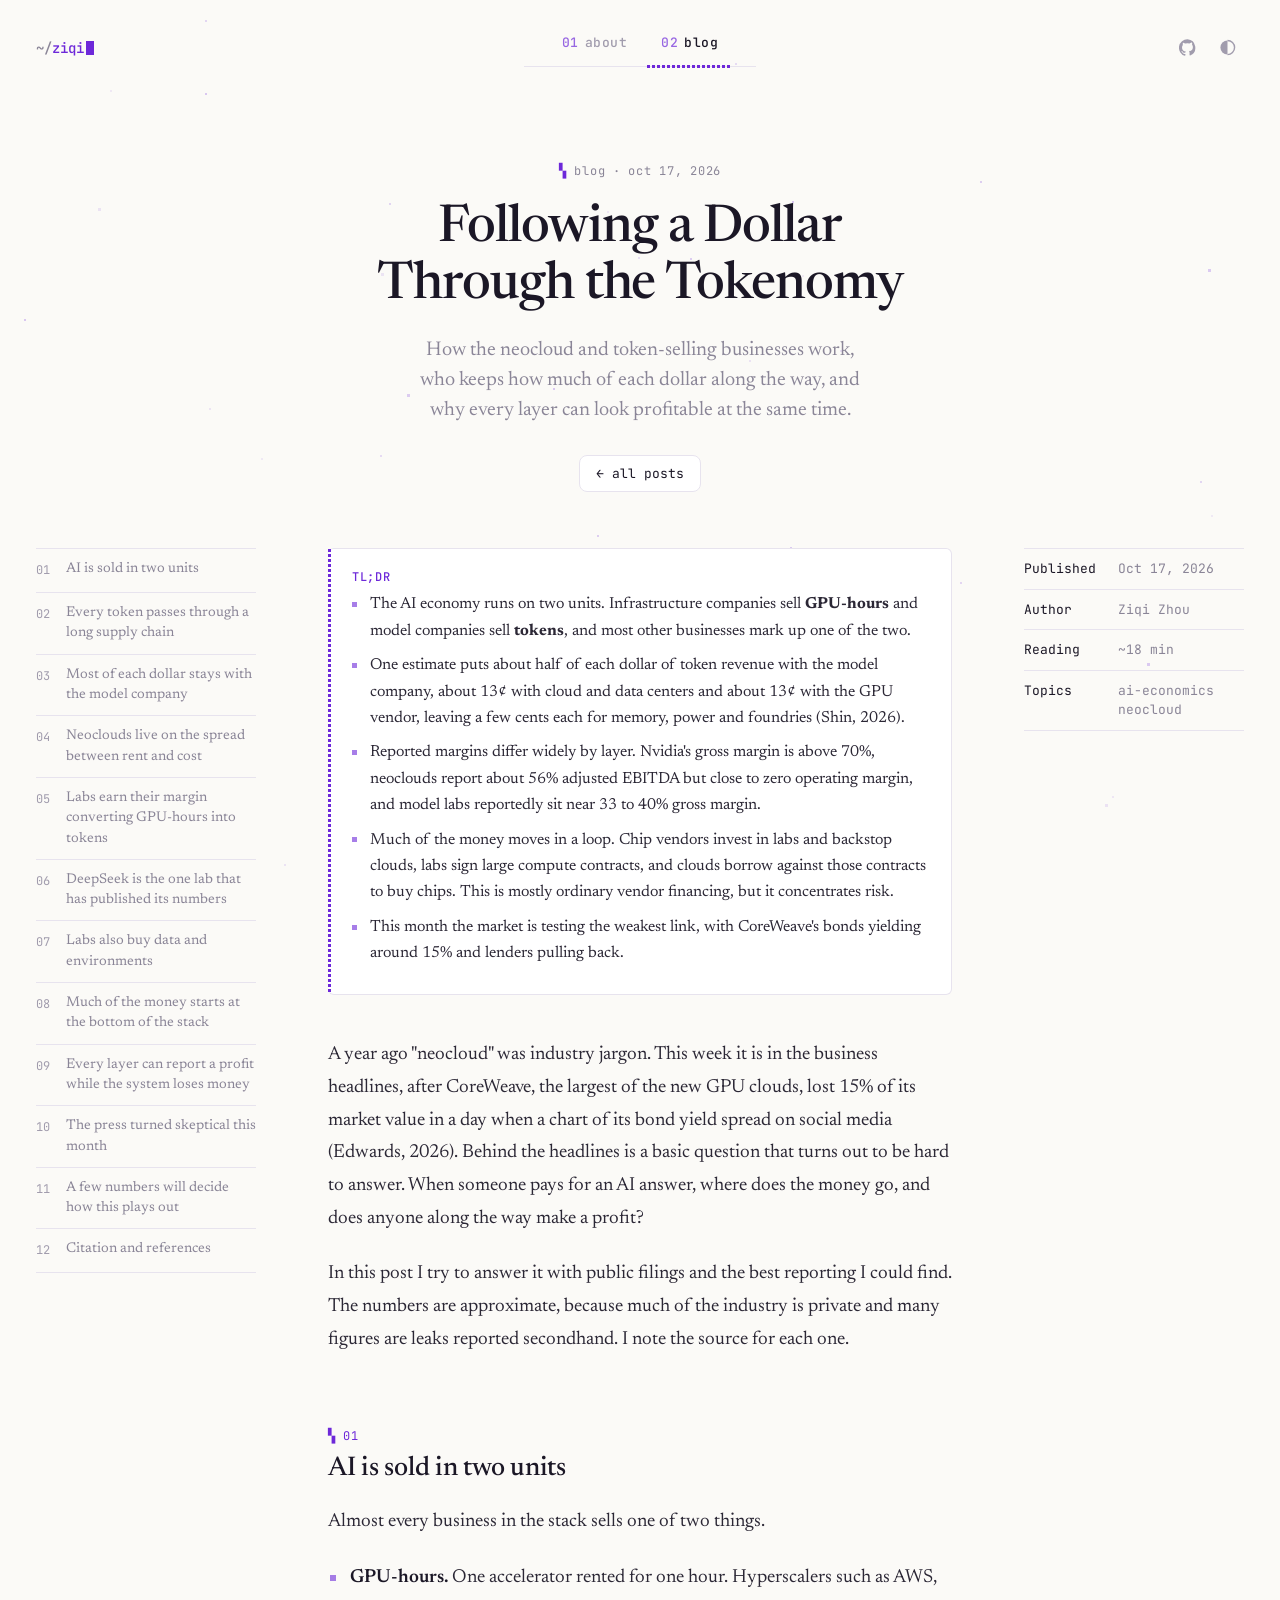
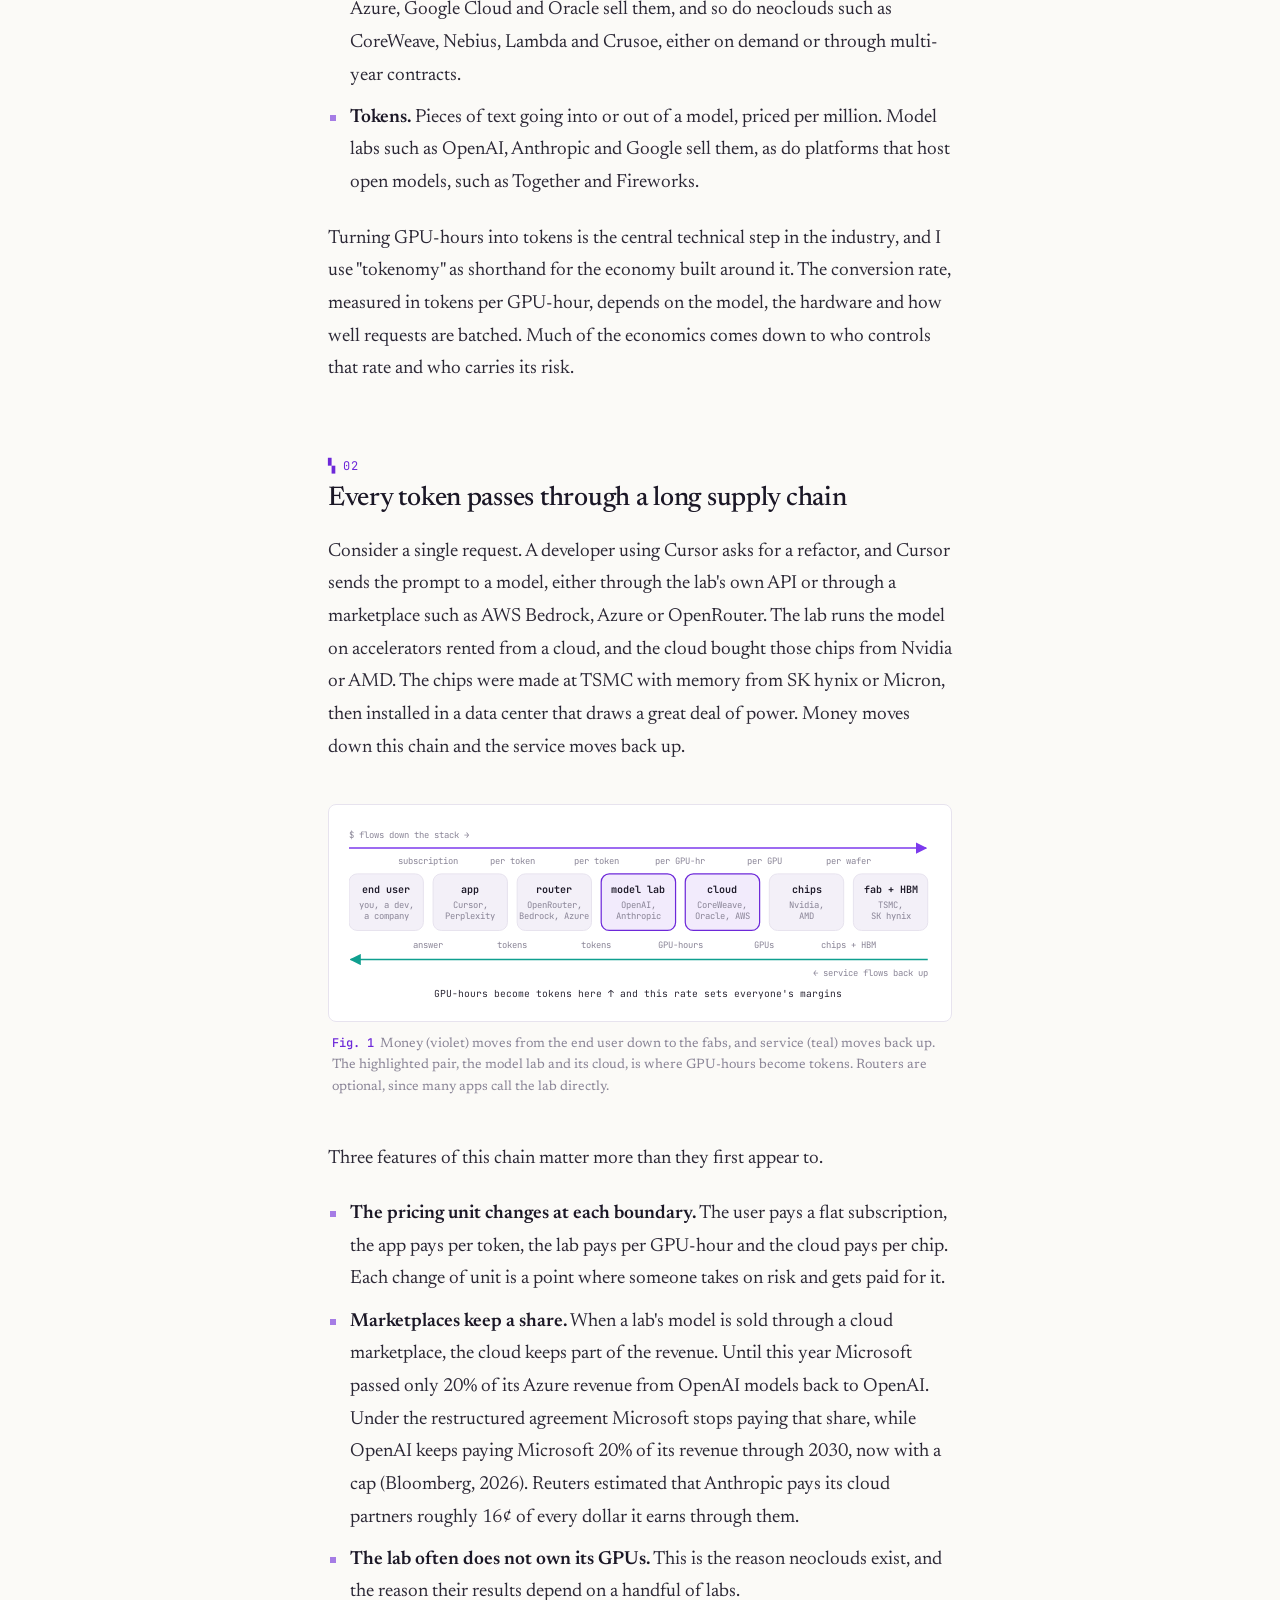
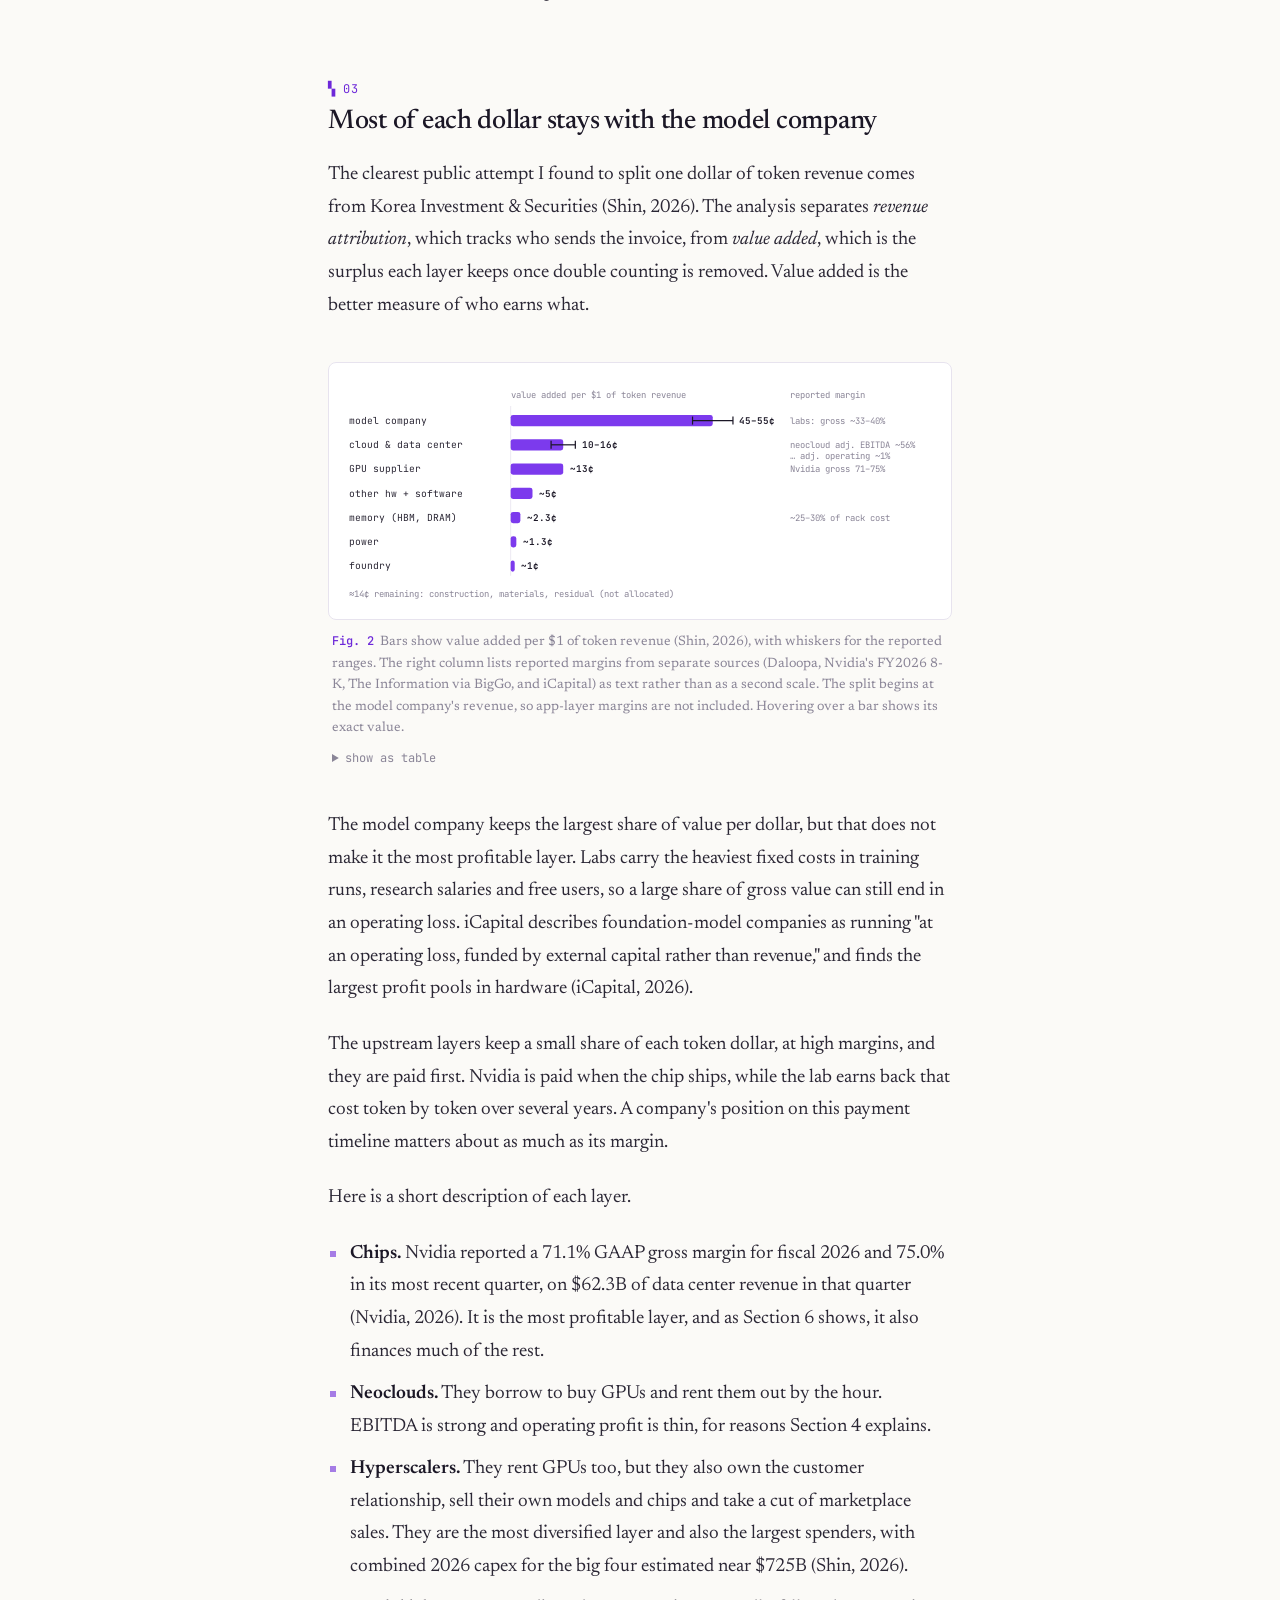
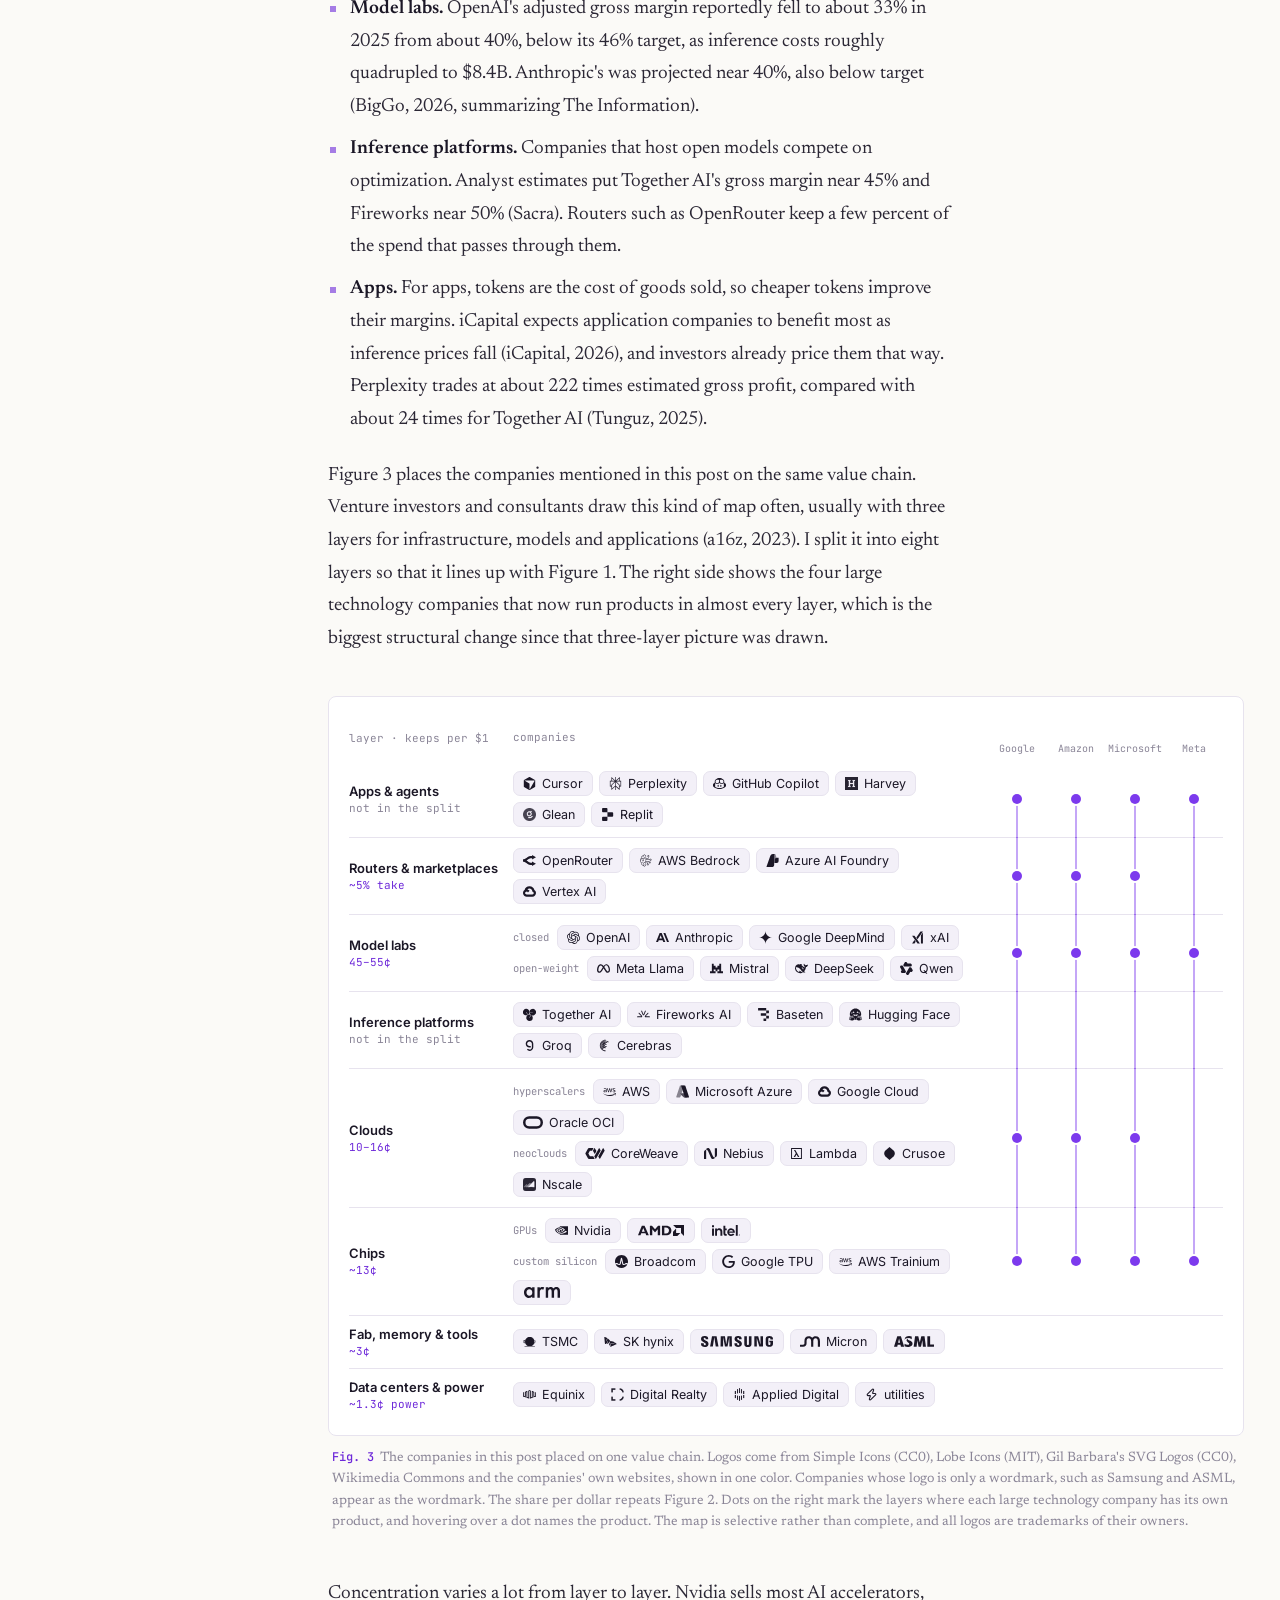
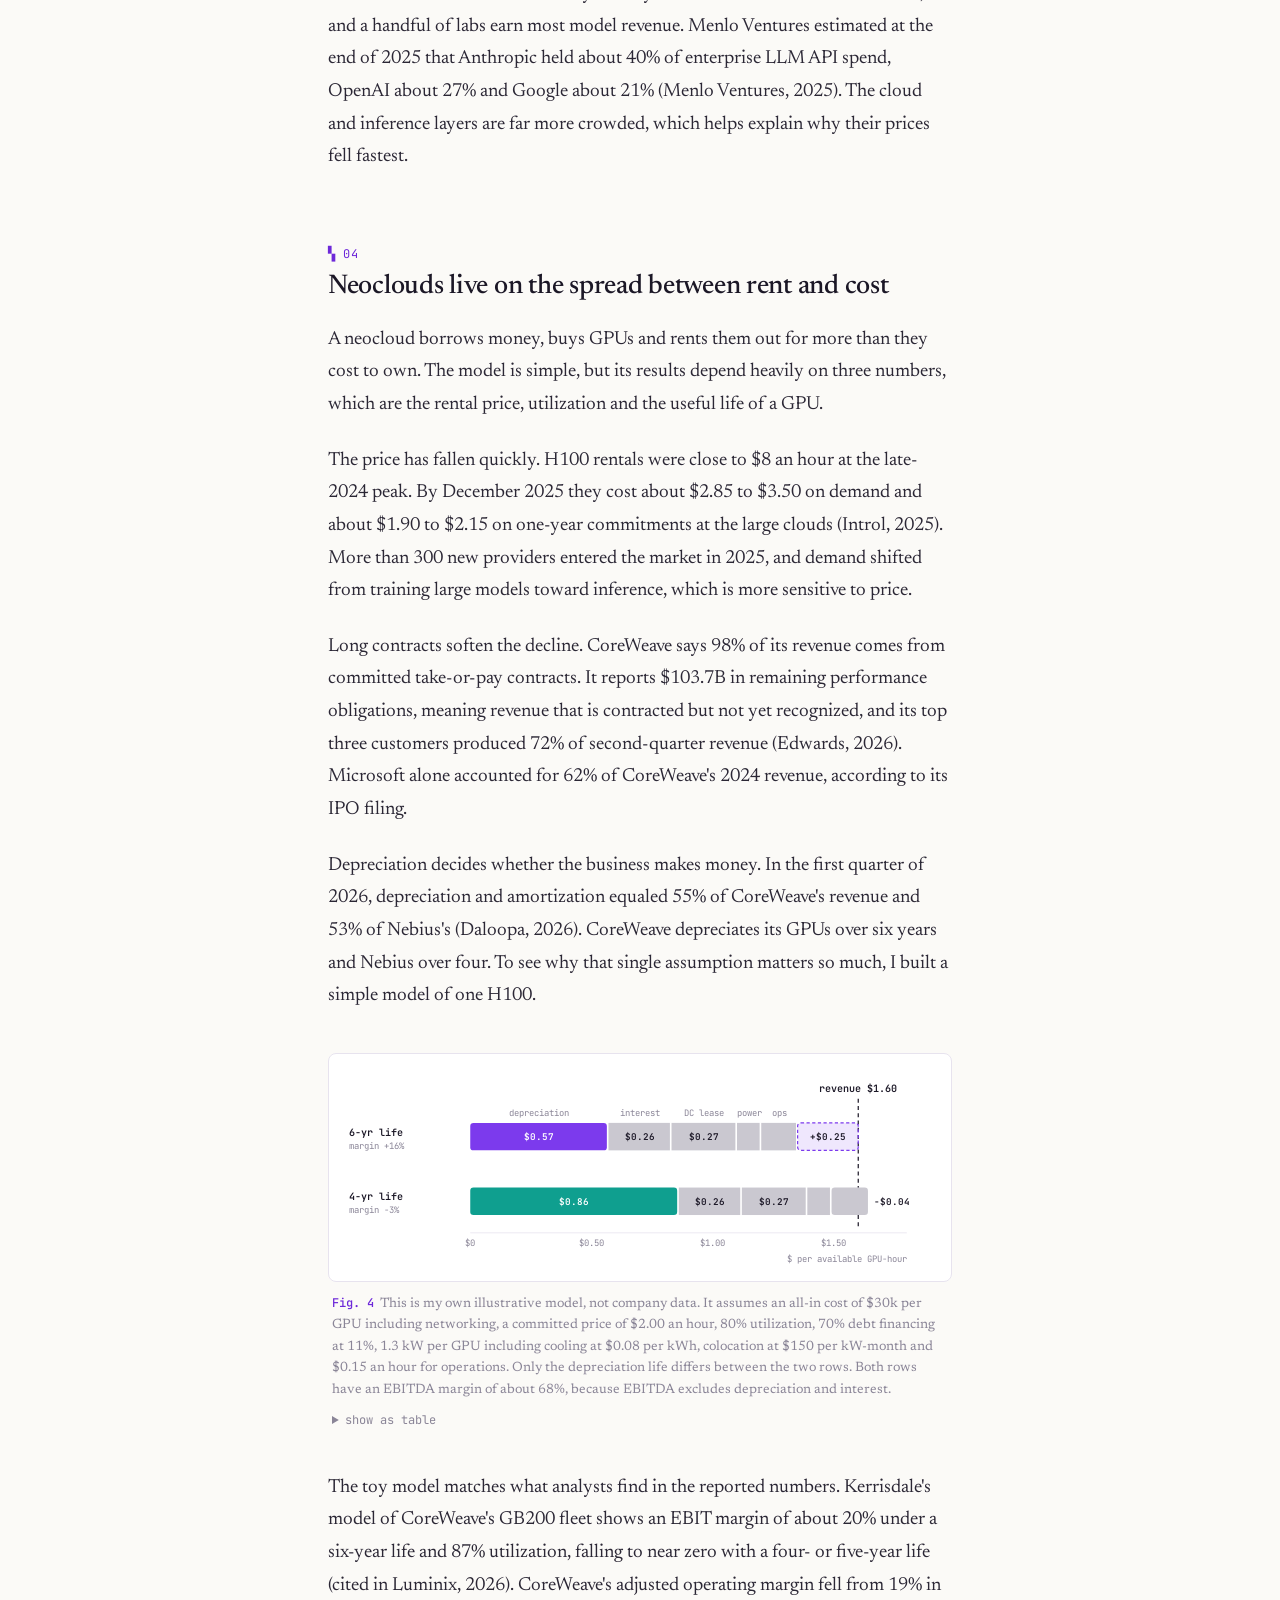
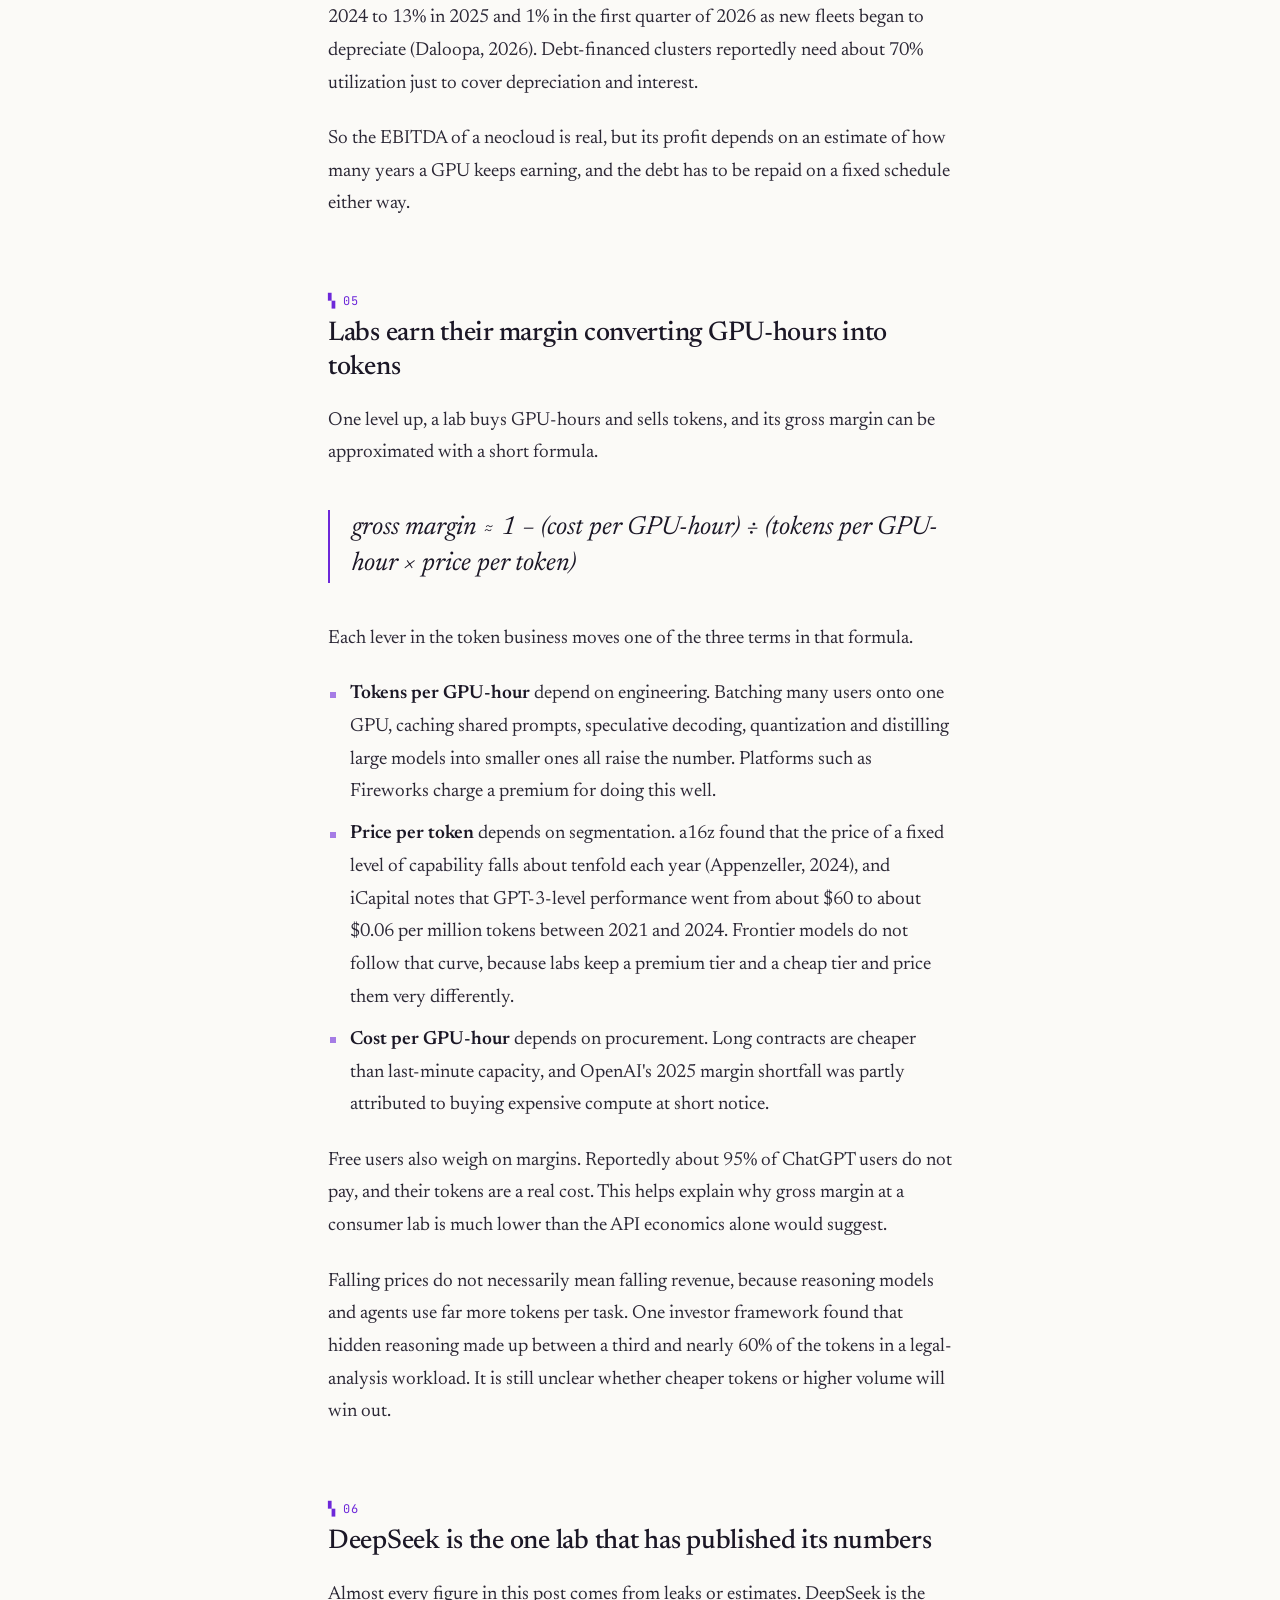
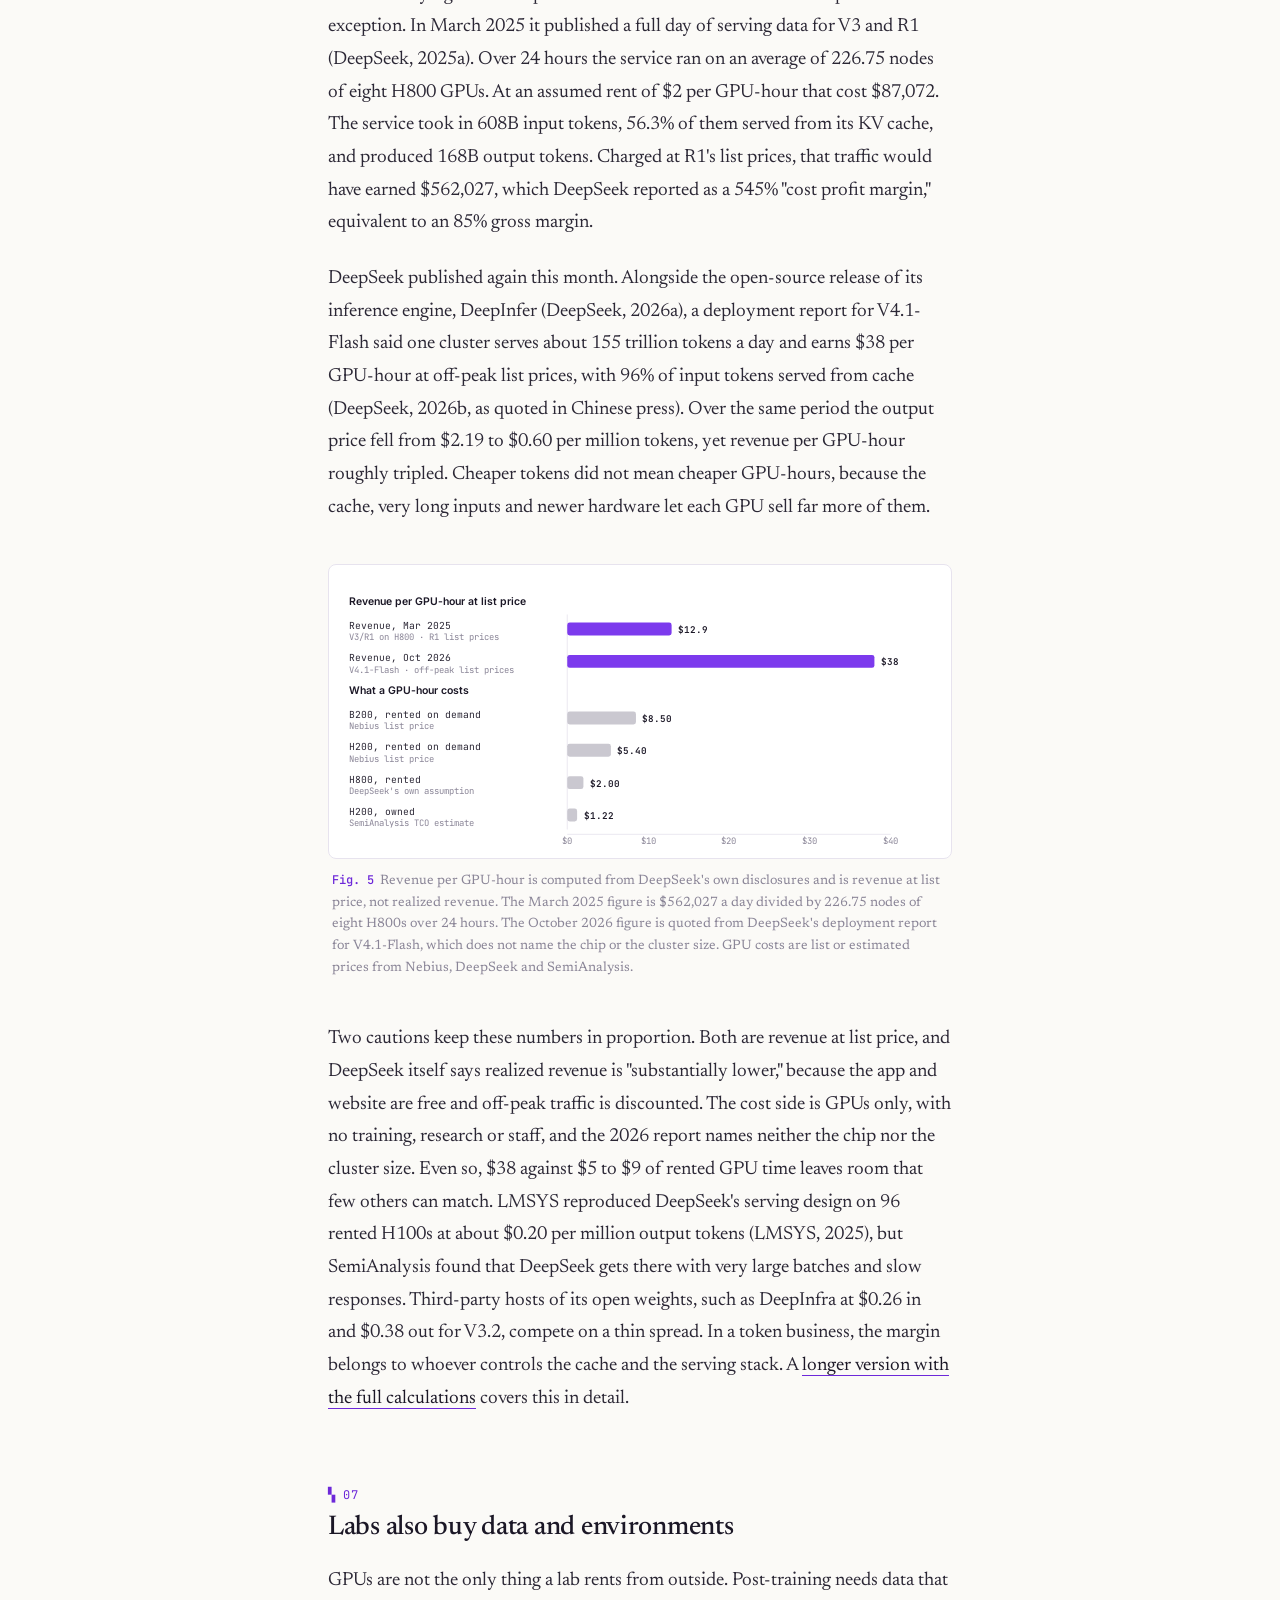
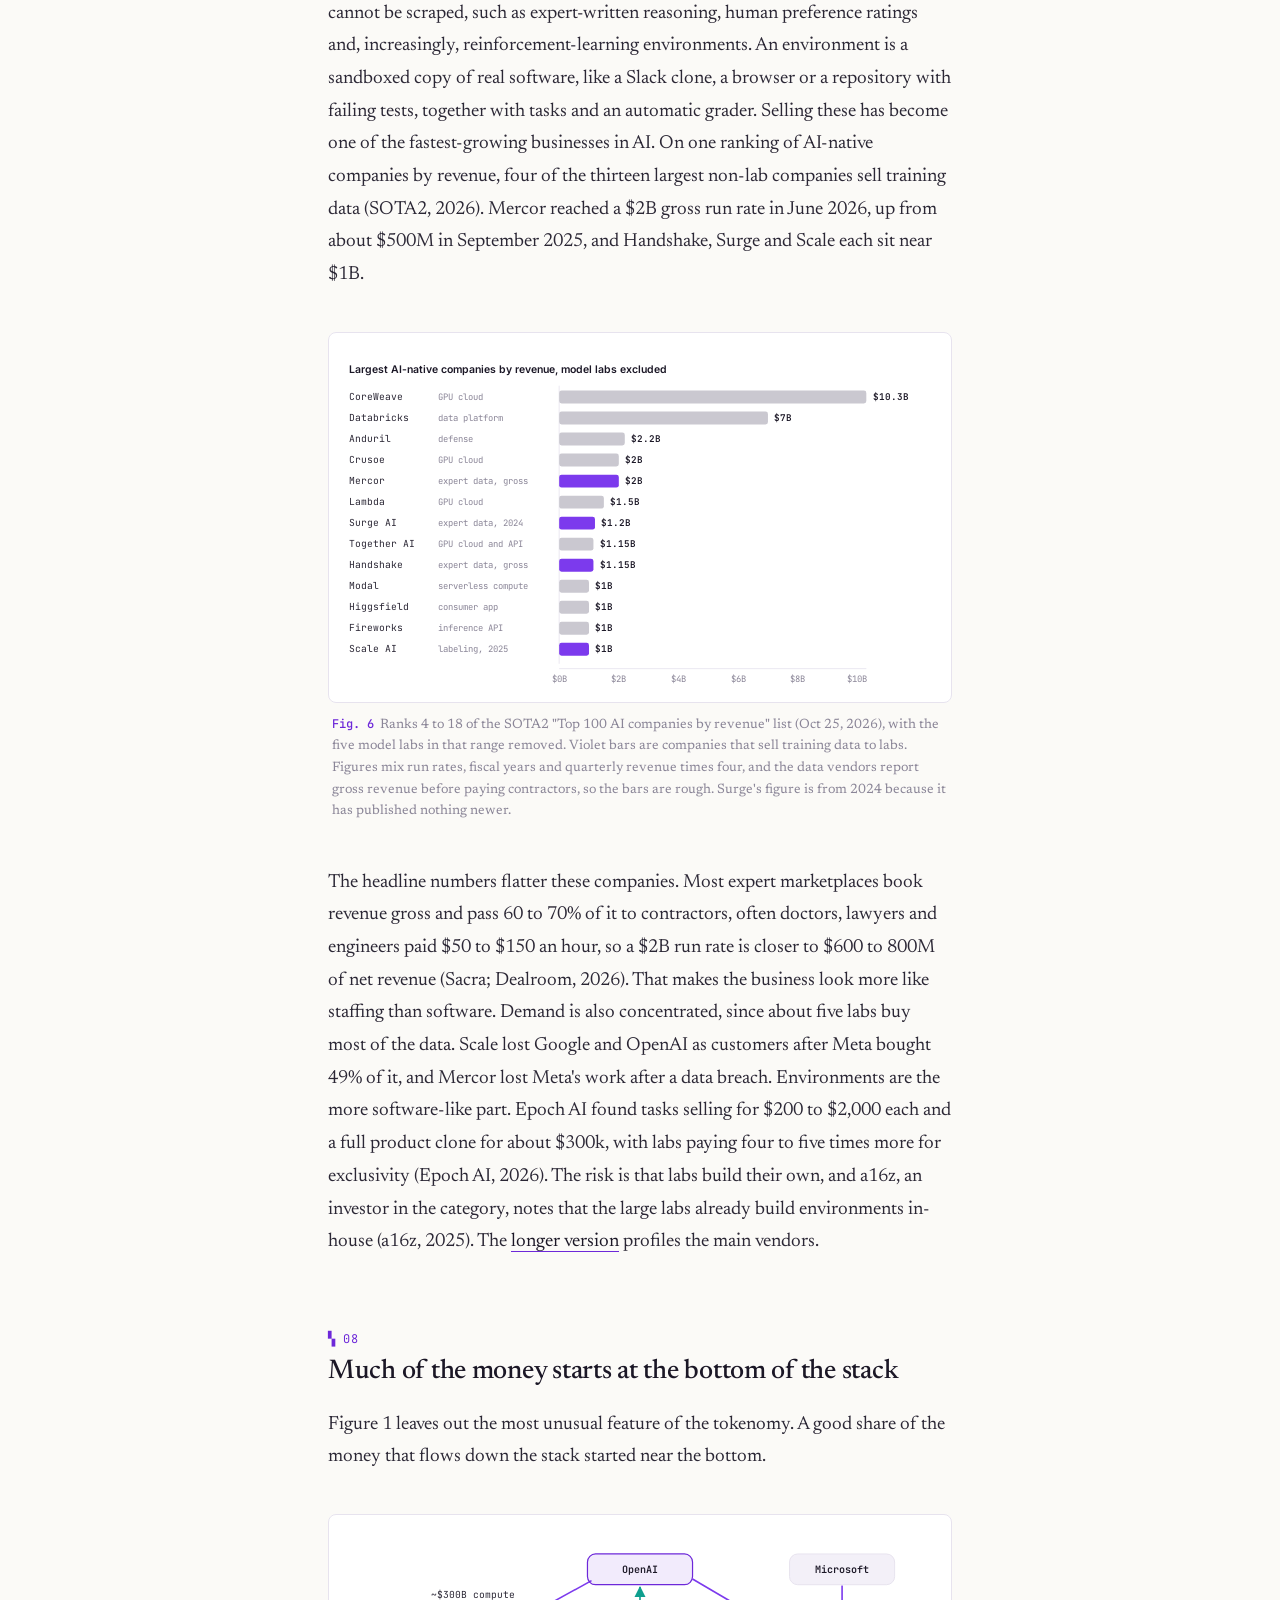
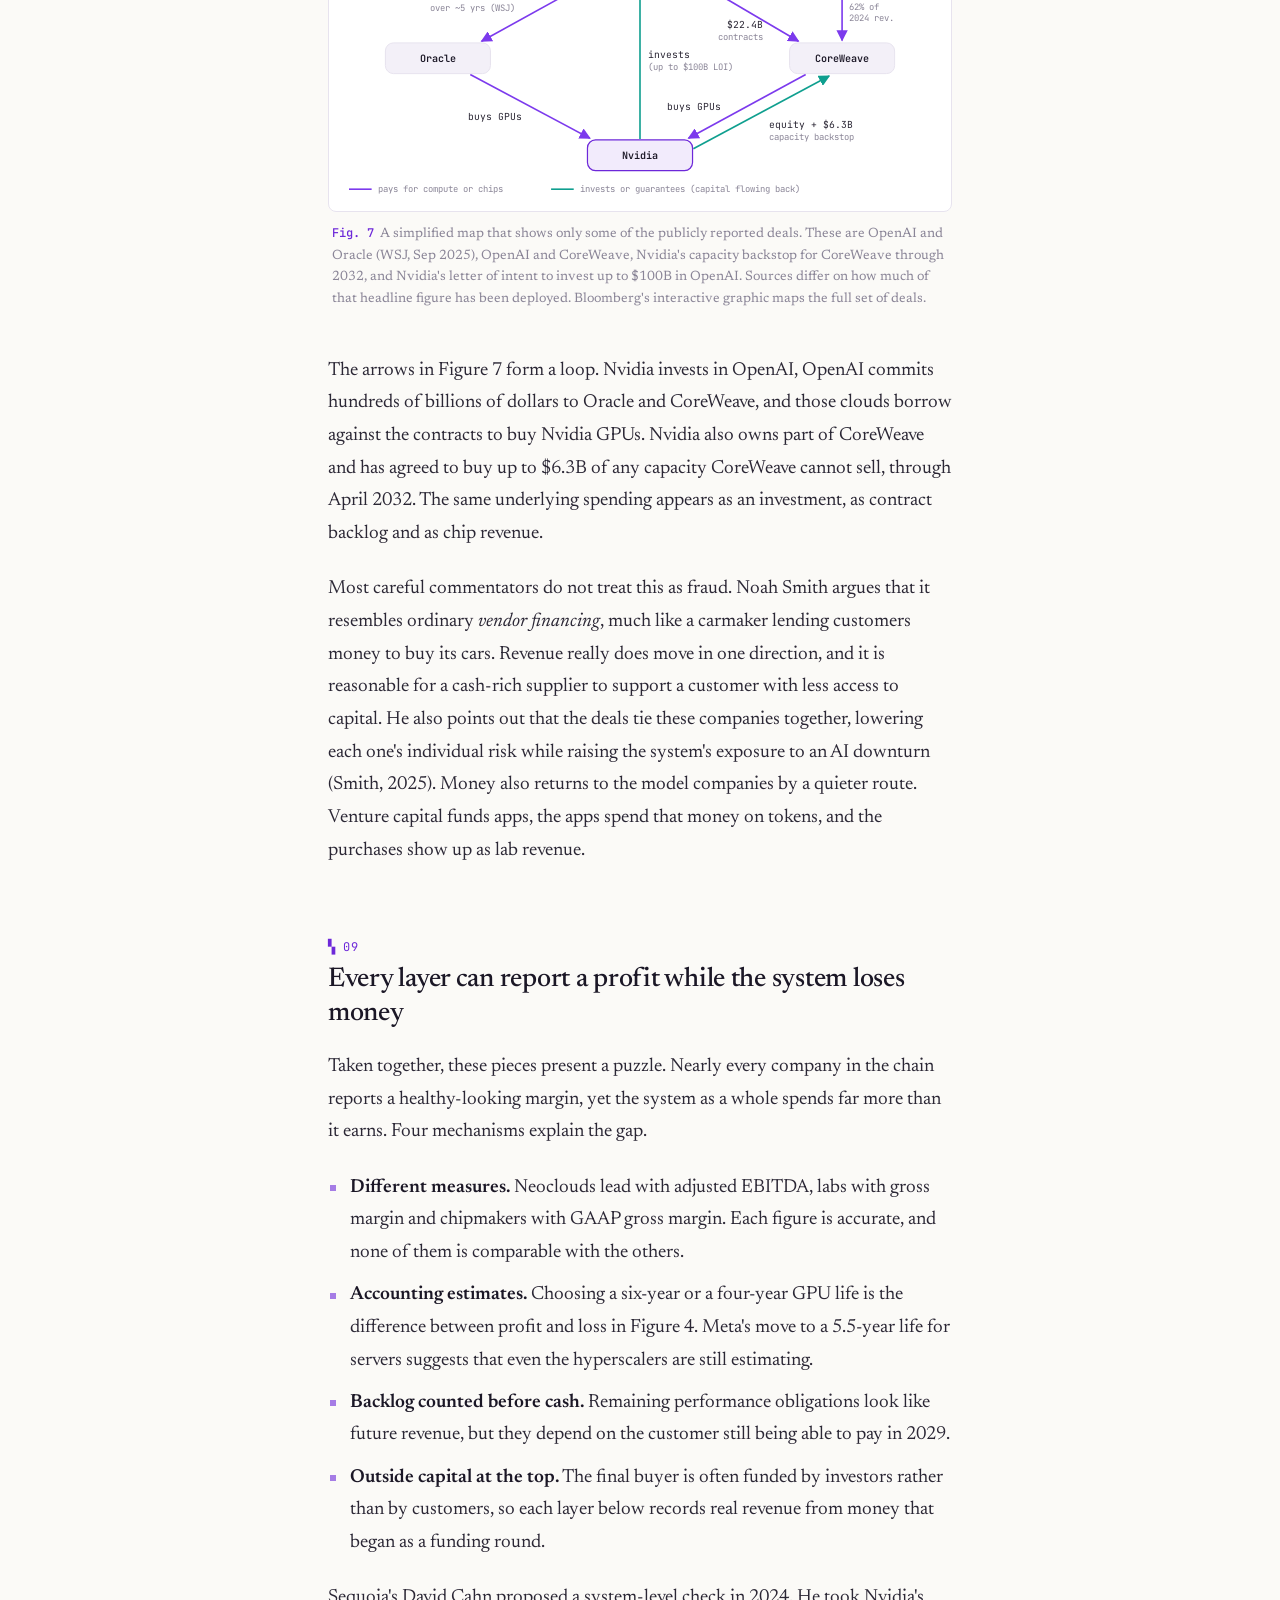
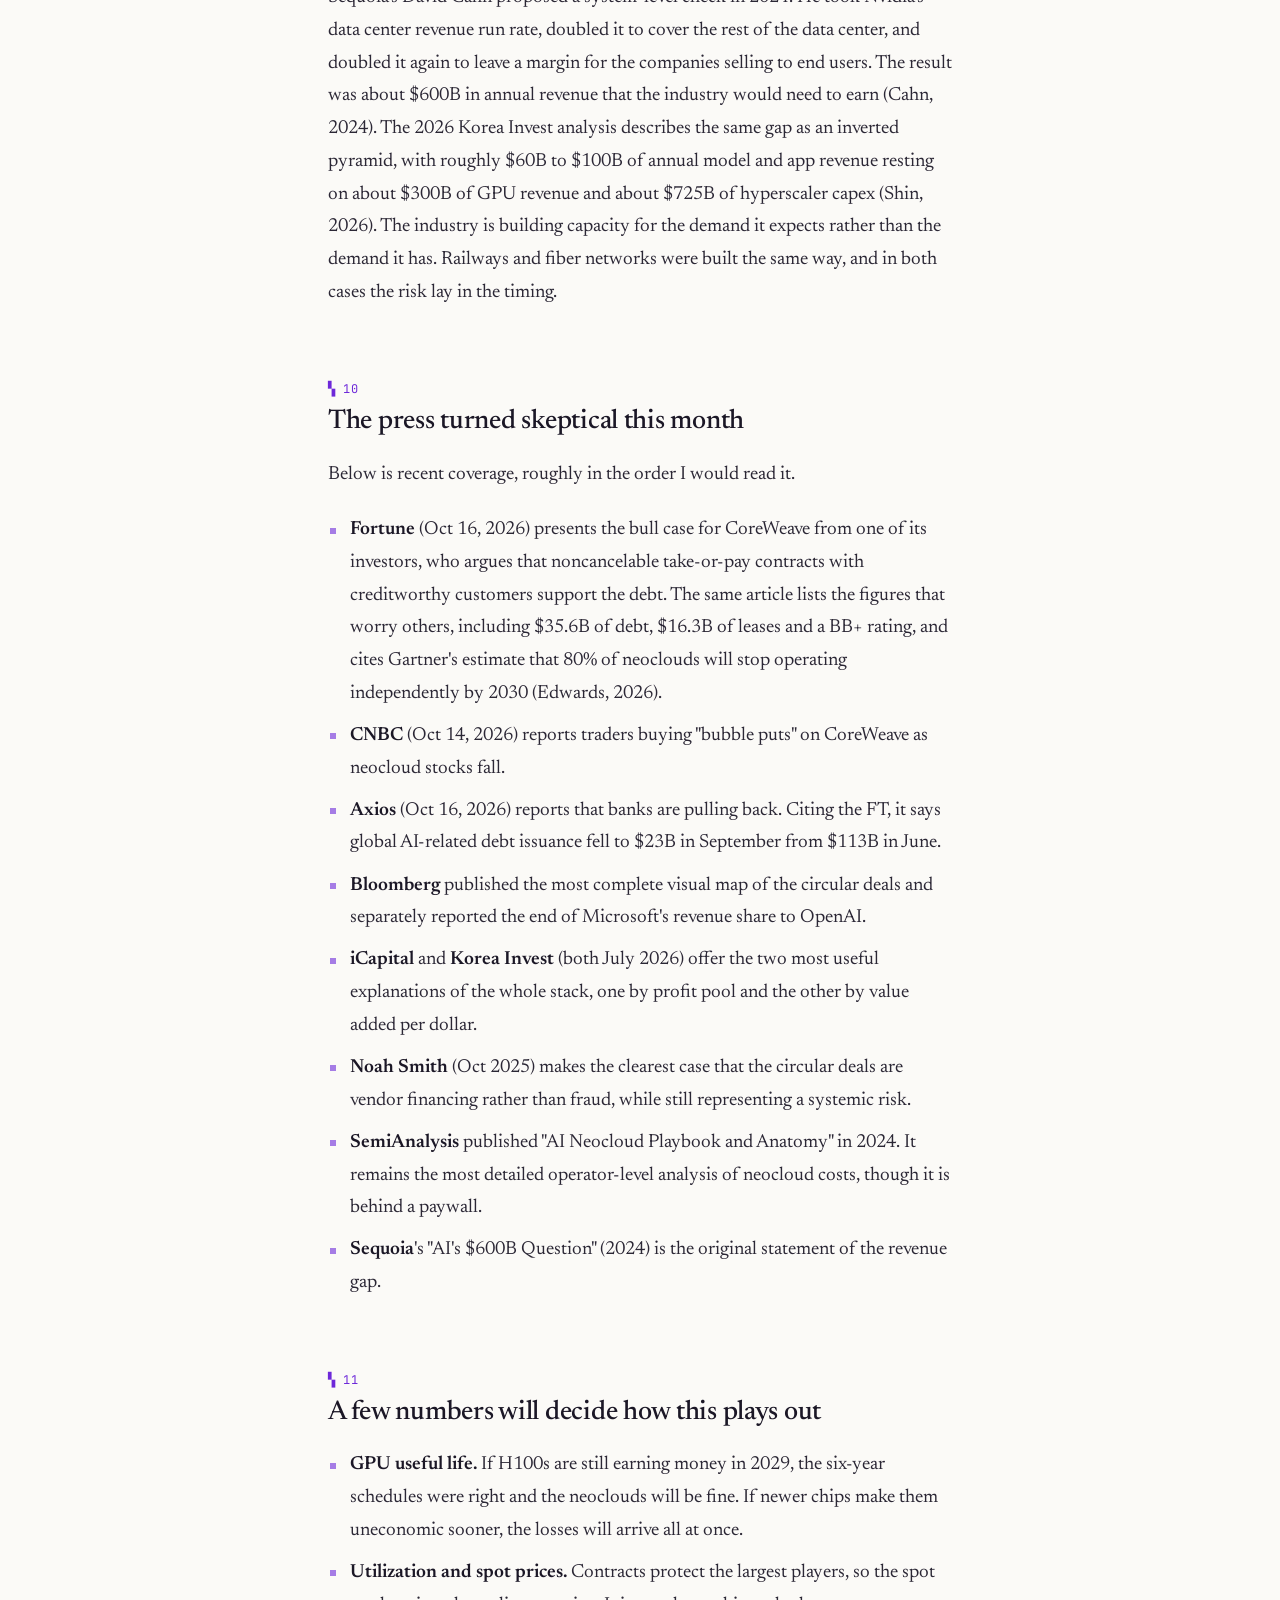
<file: posts/tokenomy.html>
<!doctype html>
<html lang="en">
<head>
  <meta charset="utf-8">
  <meta name="viewport" content="width=device-width, initial-scale=1">
  <title>Following a Dollar Through the Tokenomy</title>
  <meta name="description" content="How the neocloud and token-selling businesses work, who earns what at each layer, and how the money circles back.">
  <meta property="og:title" content="Following a Dollar Through the Tokenomy">
  <meta property="og:description" content="The life of a token, the AI value chain, and why every layer can look profitable at the same time.">
  <link rel="icon" href="../images/favicon.svg" type="image/svg+xml">
  <link rel="preconnect" href="https://fonts.googleapis.com">
  <link rel="preconnect" href="https://fonts.gstatic.com" crossorigin>
  <link href="https://fonts.googleapis.com/css2?family=Inter:wght@400;500;600;700&family=JetBrains+Mono:wght@400;500;700&family=Newsreader:ital,opsz,wght@0,6..72,400;0,6..72,500;0,6..72,600;1,6..72,400&display=swap" rel="stylesheet">
  <link rel="stylesheet" href="../assets/style.css">
  <link rel="stylesheet" href="../assets/post.css">
  <script>
    try { const t = localStorage.getItem('min-theme'); if (t) document.documentElement.dataset.theme = t; } catch (e) {}
  </script>
</head>
<body>
  <canvas id="sky" aria-hidden="true"></canvas>

  <header class="ptop">
    <a class="logo" href="../#about">~/<b>ziqi</b><span class="caret"></span></a>
    <nav class="ptabs" aria-label="Sections">
      <a href="../#about"><span class="k">01</span>about</a>
      <a href="../#blog" class="on"><span class="k">02</span>blog</a>
    </nav>
    <div class="pside">
      <a class="ibtn" href="https://github.com/ziqi-zhou02" target="_blank" rel="noopener" aria-label="GitHub"><svg viewBox="0 0 24 24" fill="currentColor"><path d="M12 .3a12 12 0 0 0-3.8 23.4c.6.1.8-.3.8-.6v-2c-3.3.7-4-1.6-4-1.6-.6-1.4-1.4-1.8-1.4-1.8-1-.7.1-.7.1-.7 1.2.1 1.8 1.2 1.8 1.2 1 1.8 2.8 1.3 3.5 1 .1-.8.4-1.3.8-1.6-2.7-.3-5.5-1.3-5.5-6 0-1.2.5-2.3 1.2-3.1-.1-.4-.5-1.6.1-3.2 0 0 1-.3 3.3 1.2a11.5 11.5 0 0 1 6 0C17.3 4.6 18.3 5 18.3 5c.6 1.6.2 2.8.1 3.2.8.8 1.2 1.9 1.2 3.1 0 4.6-2.8 5.6-5.5 5.9.4.4.8 1.1.8 2.2v3.3c0 .3.2.7.8.6A12 12 0 0 0 12 .3"/></svg></a>
      <button class="ibtn" id="theme" aria-label="Toggle light and dark"><svg viewBox="0 0 24 24" fill="currentColor"><path d="M12 2a10 10 0 1 0 0 20V2z"/><path d="M12 2a10 10 0 0 1 0 20" fill="none" stroke="currentColor" stroke-width="2"/></svg></button>
    </div>
  </header>

  <div class="chap" id="chap" aria-hidden="true">
    <span><b>Chapter <i id="chap-n">01</i>:</b> <span id="chap-t"></span></span>
    <a href="#top" onclick="scrollTo({top:0,behavior:'smooth'});return false;">top ↑</a>
    <span class="bar"></span>
  </div>

  <section class="phead" id="top">
    <p class="kicker">blog · oct 17, 2026</p>
    <h1>Following a Dollar Through the Tokenomy</h1>
    <p class="dek">How the neocloud and token-selling businesses work, who keeps how much of each dollar along the way, and why every layer can look profitable at the same time.</p>
    <div class="pills"><a class="pill" href="../#blog">← all posts</a></div>
  </section>

  <div class="pgrid">
    <aside class="ptoc" aria-label="Contents">
      <ol>
        <li><a href="#units"><span class="n">01</span><span class="t">AI is sold in two units</span></a></li>
        <li><a href="#life"><span class="n">02</span><span class="t">Every token passes through a long supply chain</span></a></li>
        <li><a href="#chain"><span class="n">03</span><span class="t">Most of each dollar stays with the model company</span></a></li>
        <li><a href="#neocloud"><span class="n">04</span><span class="t">Neoclouds live on the spread between rent and cost</span></a></li>
        <li><a href="#tokens"><span class="n">05</span><span class="t">Labs earn their margin converting GPU-hours into tokens</span></a></li>
        <li><a href="#deepseek"><span class="n">06</span><span class="t">DeepSeek is the one lab that has published its numbers</span></a></li>
        <li><a href="#data"><span class="n">07</span><span class="t">Labs also buy data and environments</span></a></li>
        <li><a href="#loop"><span class="n">08</span><span class="t">Much of the money starts at the bottom of the stack</span></a></li>
        <li><a href="#paper"><span class="n">09</span><span class="t">Every layer can report a profit while the system loses money</span></a></li>
        <li><a href="#press"><span class="n">10</span><span class="t">The press turned skeptical this month</span></a></li>
        <li><a href="#watch"><span class="n">11</span><span class="t">A few numbers will decide how this plays out</span></a></li>
        <li><a href="#citation"><span class="n">12</span><span class="t">Citation and references</span></a></li>
      </ol>
    </aside>

    <aside class="pmeta" aria-label="Details">
      <dl>
        <div class="row"><dt>Published</dt><dd>Oct 17, 2026</dd></div>
        <div class="row"><dt>Author</dt><dd>Ziqi Zhou</dd></div>
        <div class="row"><dt>Reading</dt><dd>~18 min</dd></div>
        <div class="row"><dt>Topics</dt><dd><span>ai-economics</span><span>neocloud</span></dd></div>
      </dl>
    </aside>

  <article class="article pbody">
    <div class="tldr">
      <b>TL;DR</b>
      <ul>
        <li>The AI economy runs on two units. Infrastructure companies sell <strong>GPU-hours</strong> and model companies sell <strong>tokens</strong>, and most other businesses mark up one of the two.</li>
        <li>One estimate puts about half of each dollar of token revenue with the model company, about 13¢ with cloud and data centers and about 13¢ with the GPU vendor, leaving a few cents each for memory, power and foundries (Shin, 2026).</li>
        <li>Reported margins differ widely by layer. Nvidia's gross margin is above 70%, neoclouds report about 56% adjusted EBITDA but close to zero operating margin, and model labs reportedly sit near 33 to 40% gross margin.</li>
        <li>Much of the money moves in a loop. Chip vendors invest in labs and backstop clouds, labs sign large compute contracts, and clouds borrow against those contracts to buy chips. This is mostly ordinary vendor financing, but it concentrates risk.</li>
        <li>This month the market is testing the weakest link, with CoreWeave's bonds yielding around 15% and lenders pulling back.</li>
      </ul>
    </div>

    <div class="prose">
      <p>A year ago "neocloud" was industry jargon. This week it is in the business headlines, after CoreWeave, the largest of the new GPU clouds, lost 15% of its market value in a day when a chart of its bond yield spread on social media (Edwards, 2026). Behind the headlines is a basic question that turns out to be hard to answer. When someone pays for an AI answer, where does the money go, and does anyone along the way make a profit?</p>
      <p>In this post I try to answer it with public filings and the best reporting I could find. The numbers are approximate, because much of the industry is private and many figures are leaks reported secondhand. I note the source for each one.</p>

      <h2 id="units"><span class="n">01</span>AI is sold in two units</h2>
      <p>Almost every business in the stack sells one of two things.</p>
      <ul>
        <li><strong>GPU-hours.</strong> One accelerator rented for one hour. Hyperscalers such as AWS, Azure, Google Cloud and Oracle sell them, and so do neoclouds such as CoreWeave, Nebius, Lambda and Crusoe, either on demand or through multi-year contracts.</li>
        <li><strong>Tokens.</strong> Pieces of text going into or out of a model, priced per million. Model labs such as OpenAI, Anthropic and Google sell them, as do platforms that host open models, such as Together and Fireworks.</li>
      </ul>
      <p>Turning GPU-hours into tokens is the central technical step in the industry, and I use "tokenomy" as shorthand for the economy built around it. The conversion rate, measured in tokens per GPU-hour, depends on the model, the hardware and how well requests are batched. Much of the economics comes down to who controls that rate and who carries its risk.</p>

      <h2 id="life"><span class="n">02</span>Every token passes through a long supply chain</h2>
      <p>Consider a single request. A developer using Cursor asks for a refactor, and Cursor sends the prompt to a model, either through the lab's own API or through a marketplace such as AWS Bedrock, Azure or OpenRouter. The lab runs the model on accelerators rented from a cloud, and the cloud bought those chips from Nvidia or AMD. The chips were made at TSMC with memory from SK hynix or Micron, then installed in a data center that draws a great deal of power. Money moves down this chain and the service moves back up.</p>
    </div>

    <figure class="fig">
      <div class="fig-frame">
        <svg viewBox="0 0 720 222" role="img" aria-label="The life of a token. Money flows from the end user through the app, a router or marketplace, the model lab, the cloud, the GPU vendor, to the fab and memory makers. Service flows back the other way as wafers, GPUs, GPU-hours, tokens and answers.">
          <defs>
            <marker id="t1a" viewBox="0 0 10 10" refX="9" refY="5" markerWidth="7" markerHeight="7" orient="auto-start-reverse"><path d="M0 0L10 5L0 10z" class="c1-fill"/></marker>
            <marker id="t1b" viewBox="0 0 10 10" refX="9" refY="5" markerWidth="7" markerHeight="7" orient="auto-start-reverse"><path d="M0 0L10 5L0 10z" class="c2-fill"/></marker>
          </defs>
          <text x="0" y="14" class="d-muted">$ flows down the stack →</text>
          <line x1="0" y1="26" x2="714" y2="26" class="c1-line" marker-end="url(#t1a)"/>
          <g class="d-muted" text-anchor="middle">
            <text x="98" y="46">subscription</text><text x="202" y="46">per token</text><text x="306" y="46">per token</text>
            <text x="410" y="46">per GPU-hr</text><text x="514" y="46">per GPU</text><text x="618" y="46">per wafer</text>
          </g>
          <g>
            <rect x="0" y="58" width="92" height="70" rx="10" class="d-box"/>
            <rect x="104" y="58" width="92" height="70" rx="10" class="d-box"/>
            <rect x="208" y="58" width="92" height="70" rx="10" class="d-box"/>
            <rect x="312" y="58" width="92" height="70" rx="10" class="d-hot"/>
            <rect x="416" y="58" width="92" height="70" rx="10" class="d-hot"/>
            <rect x="520" y="58" width="92" height="70" rx="10" class="d-box"/>
            <rect x="624" y="58" width="92" height="70" rx="10" class="d-box"/>
          </g>
          <g text-anchor="middle">
            <text x="46" y="82" class="d-strong">end user</text><text x="46" y="100" class="d-muted">you, a dev,</text><text x="46" y="114" class="d-muted">a company</text>
            <text x="150" y="82" class="d-strong">app</text><text x="150" y="100" class="d-muted">Cursor,</text><text x="150" y="114" class="d-muted">Perplexity</text>
            <text x="254" y="82" class="d-strong">router</text><text x="254" y="100" class="d-muted">OpenRouter,</text><text x="254" y="114" class="d-muted">Bedrock, Azure</text>
            <text x="358" y="82" class="d-strong">model lab</text><text x="358" y="100" class="d-muted">OpenAI,</text><text x="358" y="114" class="d-muted">Anthropic</text>
            <text x="462" y="82" class="d-strong">cloud</text><text x="462" y="100" class="d-muted">CoreWeave,</text><text x="462" y="114" class="d-muted">Oracle, AWS</text>
            <text x="566" y="82" class="d-strong">chips</text><text x="566" y="100" class="d-muted">Nvidia,</text><text x="566" y="114" class="d-muted">AMD</text>
            <text x="670" y="82" class="d-strong">fab + HBM</text><text x="670" y="100" class="d-muted">TSMC,</text><text x="670" y="114" class="d-muted">SK hynix</text>
          </g>
          <g class="d-muted" text-anchor="middle">
            <text x="98" y="150">answer</text><text x="202" y="150">tokens</text><text x="306" y="150">tokens</text>
            <text x="410" y="150">GPU-hours</text><text x="514" y="150">GPUs</text><text x="618" y="150">chips + HBM</text>
          </g>
          <line x1="716" y1="164" x2="2" y2="164" class="c2-line" marker-end="url(#t1b)"/>
          <text x="716" y="184" text-anchor="end" class="d-muted">← service flows back up</text>
          <text x="358" y="210" text-anchor="middle" class="d-text">GPU-hours become tokens here ↑ and this rate sets everyone's margins</text>
        </svg>
      </div>
      <figcaption><b>Fig. 1</b>Money (violet) moves from the end user down to the fabs, and service (teal) moves back up. The highlighted pair, the model lab and its cloud, is where GPU-hours become tokens. Routers are optional, since many apps call the lab directly.</figcaption>
    </figure>

    <div class="prose">
      <p>Three features of this chain matter more than they first appear to.</p>
      <ul>
        <li><strong>The pricing unit changes at each boundary.</strong> The user pays a flat subscription, the app pays per token, the lab pays per GPU-hour and the cloud pays per chip. Each change of unit is a point where someone takes on risk and gets paid for it.</li>
        <li><strong>Marketplaces keep a share.</strong> When a lab's model is sold through a cloud marketplace, the cloud keeps part of the revenue. Until this year Microsoft passed only 20% of its Azure revenue from OpenAI models back to OpenAI. Under the restructured agreement Microsoft stops paying that share, while OpenAI keeps paying Microsoft 20% of its revenue through 2030, now with a cap (Bloomberg, 2026). Reuters estimated that Anthropic pays its cloud partners roughly 16¢ of every dollar it earns through them.</li>
        <li><strong>The lab often does not own its GPUs.</strong> This is the reason neoclouds exist, and the reason their results depend on a handful of labs.</li>
      </ul>

      <h2 id="chain"><span class="n">03</span>Most of each dollar stays with the model company</h2>
      <p>The clearest public attempt I found to split one dollar of token revenue comes from Korea Investment &amp; Securities (Shin, 2026). The analysis separates <em>revenue attribution</em>, which tracks who sends the invoice, from <em>value added</em>, which is the surplus each layer keeps once double counting is removed. Value added is the better measure of who earns what.</p>
    </div>

    <figure class="fig">
      <div class="fig-frame">
        <svg viewBox="0 0 720 272" role="img" aria-label="Value added per one dollar of AI token revenue. Model company 45 to 55 cents, cloud and data center 10 to 16 cents, GPU supplier about 13 cents, other hardware and software about 5 cents, memory about 2.3 cents, power about 1.3 cents, foundry about 1 cent, with about 14 cents spread across construction and materials. Reported margins: model labs about 33 to 40 percent gross; neoclouds about 56 percent adjusted EBITDA but about 1 percent adjusted operating margin; Nvidia 71 to 75 percent gross.">
          <text x="200" y="16" class="d-muted">value added per $1 of token revenue</text>
          <text x="545" y="16" class="d-muted">reported margin</text>
          <line x1="200" y1="26" x2="200" y2="236" class="d-axis"/>

          <text x="0" y="48" class="d-text">model company</text>
          <rect x="200" y="37" width="250" height="14" rx="3" class="c1-fill"><title>Following a Dollar Through the Tokenomy</title></rect>
          <line x1="425" y1="44" x2="475" y2="44" class="d-rule" style="stroke-dasharray:none;stroke-width:1.5"/>
          <line x1="425" y1="39" x2="425" y2="49" class="d-rule" style="stroke-dasharray:none;stroke-width:1.5"/><line x1="475" y1="39" x2="475" y2="49" class="d-rule" style="stroke-dasharray:none;stroke-width:1.5"/>
          <text x="483" y="48" class="d-num">45–55¢</text>

          <text x="0" y="78" class="d-text">cloud &amp; data center</text>
          <rect x="200" y="67" width="65" height="14" rx="3" class="c1-fill"><title>Following a Dollar Through the Tokenomy</title></rect>
          <line x1="250" y1="74" x2="280" y2="74" class="d-rule" style="stroke-dasharray:none;stroke-width:1.5"/>
          <line x1="250" y1="69" x2="250" y2="79" class="d-rule" style="stroke-dasharray:none;stroke-width:1.5"/><line x1="280" y1="69" x2="280" y2="79" class="d-rule" style="stroke-dasharray:none;stroke-width:1.5"/>
          <text x="288" y="78" class="d-num">10–16¢</text>

          <text x="0" y="108" class="d-text">GPU supplier</text>
          <rect x="200" y="97" width="65" height="14" rx="3" class="c1-fill"><title>Following a Dollar Through the Tokenomy</title></rect>
          <text x="273" y="108" class="d-num">~13¢</text>

          <text x="0" y="138" class="d-text">other hw + software</text>
          <rect x="200" y="127" width="27" height="14" rx="3" class="c1-fill"><title>Following a Dollar Through the Tokenomy</title></rect>
          <text x="235" y="138" class="d-num">~5¢</text>

          <text x="0" y="168" class="d-text">memory (HBM, DRAM)</text>
          <rect x="200" y="157" width="12" height="14" rx="3" class="c1-fill"><title>Following a Dollar Through the Tokenomy</title></rect>
          <text x="220" y="168" class="d-num">~2.3¢</text>

          <text x="0" y="198" class="d-text">power</text>
          <rect x="200" y="187" width="7" height="14" rx="3" class="c1-fill"><title>Following a Dollar Through the Tokenomy</title></rect>
          <text x="215" y="198" class="d-num">~1.3¢</text>

          <text x="0" y="228" class="d-text">foundry</text>
          <rect x="200" y="217" width="5" height="14" rx="3" class="c1-fill"><title>Following a Dollar Through the Tokenomy</title></rect>
          <text x="213" y="228" class="d-num">~1¢</text>

          <text x="0" y="262" class="d-muted">≈14¢ remaining: construction, materials, residual (not allocated)</text>

          <g class="d-muted">
            <text x="545" y="78">neocloud adj. EBITDA ~56%</text>
            <text x="545" y="92">… adj. operating ~1%</text>
            <text x="545" y="108">Nvidia gross 71–75%</text>
            <text x="545" y="168">~25–30% of rack cost</text>
          </g>
          <text x="545" y="48" class="d-muted">labs: gross ~33–40%</text>
        </svg>
      </div>
      <figcaption><b>Fig. 2</b>Bars show value added per $1 of token revenue (Shin, 2026), with whiskers for the reported ranges. The right column lists reported margins from separate sources (Daloopa, Nvidia's FY2026 8-K, The Information via BigGo, and iCapital) as text rather than as a second scale. The split begins at the model company's revenue, so app-layer margins are not included. Hovering over a bar shows its exact value.</figcaption>
      <details>
        <summary class="table-toggle">show as table</summary>
        <table>
          <tr><th>Layer</th><th>Value added / $1</th><th>Reported margin</th></tr>
          <tr><td>Model company</td><td>45–55¢</td><td>gross ~33% (OpenAI) to ~40% (Anthropic), 2025</td></tr>
          <tr><td>Cloud &amp; data center</td><td>10–16¢</td><td>CoreWeave adj. EBITDA 56%, adj. operating 1% (Q1 2026)</td></tr>
          <tr><td>GPU supplier</td><td>~13¢</td><td>Nvidia gross 71.1% FY26, 75.0% Q4 FY26</td></tr>
          <tr><td>Other hw + software</td><td>~5.4¢</td><td>n/a</td></tr>
          <tr><td>Memory</td><td>~2.3¢</td><td>memory rising toward 25–30% of rack cost</td></tr>
          <tr><td>Power</td><td>~1.3¢</td><td>n/a</td></tr>
          <tr><td>Foundry</td><td>~1¢</td><td>n/a</td></tr>
          <tr><td>Construction, materials, residual</td><td>≈14¢</td><td>not allocated</td></tr>
        </table>
      </details>
    </figure>

    <div class="prose">
      <p>The model company keeps the largest share of value per dollar, but that does not make it the most profitable layer. Labs carry the heaviest fixed costs in training runs, research salaries and free users, so a large share of gross value can still end in an operating loss. iCapital describes foundation-model companies as running "at an operating loss, funded by external capital rather than revenue," and finds the largest profit pools in hardware (iCapital, 2026).</p>
      <p>The upstream layers keep a small share of each token dollar, at high margins, and they are paid first. Nvidia is paid when the chip ships, while the lab earns back that cost token by token over several years. A company's position on this payment timeline matters about as much as its margin.</p>
      <p>Here is a short description of each layer.</p>
      <ul>
        <li><strong>Chips.</strong> Nvidia reported a 71.1% GAAP gross margin for fiscal 2026 and 75.0% in its most recent quarter, on $62.3B of data center revenue in that quarter (Nvidia, 2026). It is the most profitable layer, and as Section 6 shows, it also finances much of the rest.</li>
        <li><strong>Neoclouds.</strong> They borrow to buy GPUs and rent them out by the hour. EBITDA is strong and operating profit is thin, for reasons Section 4 explains.</li>
        <li><strong>Hyperscalers.</strong> They rent GPUs too, but they also own the customer relationship, sell their own models and chips and take a cut of marketplace sales. They are the most diversified layer and also the largest spenders, with combined 2026 capex for the big four estimated near $725B (Shin, 2026).</li>
        <li><strong>Model labs.</strong> OpenAI's adjusted gross margin reportedly fell to about 33% in 2025 from about 40%, below its 46% target, as inference costs roughly quadrupled to $8.4B. Anthropic's was projected near 40%, also below target (BigGo, 2026, summarizing The Information).</li>
        <li><strong>Inference platforms.</strong> Companies that host open models compete on optimization. Analyst estimates put Together AI's gross margin near 45% and Fireworks near 50% (Sacra). Routers such as OpenRouter keep a few percent of the spend that passes through them.</li>
        <li><strong>Apps.</strong> For apps, tokens are the cost of goods sold, so cheaper tokens improve their margins. iCapital expects application companies to benefit most as inference prices fall (iCapital, 2026), and investors already price them that way. Perplexity trades at about 222 times estimated gross profit, compared with about 24 times for Together AI (Tunguz, 2025).</li>
      </ul>
      <p>Figure 3 places the companies mentioned in this post on the same value chain. Venture investors and consultants draw this kind of map often, usually with three layers for infrastructure, models and applications (a16z, 2023). I split it into eight layers so that it lines up with Figure 1. The right side shows the four large technology companies that now run products in almost every layer, which is the biggest structural change since that three-layer picture was drawn.</p>
    </div>

    <figure class="fig fig-wide">
      <div class="fig-frame">
        <div class="lsc" role="img" aria-label="Landscape of companies by value-chain layer, from apps at the top to data centers and power at the bottom, with Google, Amazon, Microsoft and Meta shown spanning apps, routers, models, clouds and chips.">
          <div class="lsc-row lsc-head">
            <div class="lsc-layer"><span>layer · keeps per $1</span></div>
            <div class="lsc-cos"><span>companies</span></div>
            <div class="lsc-int"><span>Google</span><span>Amazon</span><span>Microsoft</span><span>Meta</span></div>
          </div>
          <div class="lsc-row">
            <div class="lsc-layer"><b>Apps &amp; agents</b><span class="na">not in the split</span></div>
            <div class="lsc-cos"><div class="lsc-group"><span class="co"><i class="ic" style="--ic:url(../images/logos/cursor.svg)"></i>Cursor</span><span class="co"><i class="ic" style="--ic:url(../images/logos/perplexity.svg)"></i>Perplexity</span><span class="co"><i class="ic" style="--ic:url(../images/logos/githubcopilot.svg)"></i>GitHub Copilot</span><span class="co"><i class="ic" style="--ic:url(../images/logos/harvey.png)"></i>Harvey</span><span class="co"><i class="ic" style="--ic:url(../images/logos/glean.png)"></i>Glean</span><span class="co"><i class="ic" style="--ic:url(../images/logos/replit.svg)"></i>Replit</span></div></div>
            <div class="lsc-int"><span class="lsc-cell top"><b class="dot" title="Google: Gemini app"></b></span><span class="lsc-cell top"><b class="dot" title="Amazon: Alexa+"></b></span><span class="lsc-cell top"><b class="dot" title="Microsoft: Microsoft Copilot"></b></span><span class="lsc-cell top"><b class="dot" title="Meta: Meta AI"></b></span></div>
          </div>
          <div class="lsc-row">
            <div class="lsc-layer"><b>Routers &amp; marketplaces</b><span>~5% take</span></div>
            <div class="lsc-cos"><div class="lsc-group"><span class="co"><i class="ic" style="--ic:url(../images/logos/openrouter.svg)"></i>OpenRouter</span><span class="co"><i class="ic" style="--ic:url(../images/logos/bedrock.svg)"></i>AWS Bedrock</span><span class="co"><i class="ic" style="--ic:url(../images/logos/azureai.svg)"></i>Azure AI Foundry</span><span class="co"><i class="ic" style="--ic:url(../images/logos/googlecloud.svg)"></i>Vertex AI</span></div></div>
            <div class="lsc-int"><span class="lsc-cell mid"><b class="dot" title="Google: Vertex AI"></b></span><span class="lsc-cell mid"><b class="dot" title="Amazon: Bedrock"></b></span><span class="lsc-cell mid"><b class="dot" title="Microsoft: Azure AI Foundry"></b></span><span class="lsc-cell mid"></span></div>
          </div>
          <div class="lsc-row">
            <div class="lsc-layer"><b>Model labs</b><span>45–55¢</span></div>
            <div class="lsc-cos"><div class="lsc-group"><span class=lsc-gl>closed</span><span class="co"><i class="ic" style="--ic:url(../images/logos/openai.svg)"></i>OpenAI</span><span class="co"><i class="ic" style="--ic:url(../images/logos/anthropic.svg)"></i>Anthropic</span><span class="co"><i class="ic" style="--ic:url(../images/logos/googlegemini.svg)"></i>Google DeepMind</span><span class="co"><i class="ic" style="--ic:url(../images/logos/xai.svg)"></i>xAI</span></div><div class="lsc-group"><span class=lsc-gl>open-weight</span><span class="co"><i class="ic" style="--ic:url(../images/logos/meta.svg)"></i>Meta Llama</span><span class="co"><i class="ic" style="--ic:url(../images/logos/mistralai.svg)"></i>Mistral</span><span class="co"><i class="ic" style="--ic:url(../images/logos/deepseek.svg)"></i>DeepSeek</span><span class="co"><i class="ic" style="--ic:url(../images/logos/qwen.svg)"></i>Qwen</span></div></div>
            <div class="lsc-int"><span class="lsc-cell mid"><b class="dot" title="Google: Gemini"></b></span><span class="lsc-cell mid"><b class="dot" title="Amazon: Nova"></b></span><span class="lsc-cell mid"><b class="dot" title="Microsoft: MAI"></b></span><span class="lsc-cell mid"><b class="dot" title="Meta: Llama"></b></span></div>
          </div>
          <div class="lsc-row">
            <div class="lsc-layer"><b>Inference platforms</b><span class="na">not in the split</span></div>
            <div class="lsc-cos"><div class="lsc-group"><span class="co"><i class="ic" style="--ic:url(../images/logos/together.svg)"></i>Together AI</span><span class="co"><i class="ic" style="--ic:url(../images/logos/fireworks.svg)"></i>Fireworks AI</span><span class="co"><i class="ic" style="--ic:url(../images/logos/baseten.svg)"></i>Baseten</span><span class="co"><i class="ic" style="--ic:url(../images/logos/huggingface.svg)"></i>Hugging Face</span><span class="co" title="also designs its own chips"><i class="ic" style="--ic:url(../images/logos/groq.svg)"></i>Groq</span><span class="co" title="also designs its own chips"><i class="ic" style="--ic:url(../images/logos/cerebras.svg)"></i>Cerebras</span></div></div>
            <div class="lsc-int"><span class="lsc-cell mid"></span><span class="lsc-cell mid"></span><span class="lsc-cell mid"></span><span class="lsc-cell mid"></span></div>
          </div>
          <div class="lsc-row">
            <div class="lsc-layer"><b>Clouds</b><span>10–16¢</span></div>
            <div class="lsc-cos"><div class="lsc-group"><span class=lsc-gl>hyperscalers</span><span class="co"><i class="ic" style="--ic:url(../images/logos/aws.svg)"></i>AWS</span><span class="co"><i class="ic" style="--ic:url(../images/logos/azure.svg)"></i>Microsoft Azure</span><span class="co"><i class="ic" style="--ic:url(../images/logos/googlecloud.svg)"></i>Google Cloud</span><span class="co"><i class="ic wide" style="--ic:url(../images/logos/oracle.svg)"></i>Oracle OCI</span></div><div class="lsc-group"><span class=lsc-gl>neoclouds</span><span class="co"><i class="ic wide" style="--ic:url(../images/logos/coreweave.svg)"></i>CoreWeave</span><span class="co"><i class="ic" style="--ic:url(../images/logos/nebius.svg)"></i>Nebius</span><span class="co"><i class="ic" style="--ic:url(../images/logos/lambda.svg)"></i>Lambda</span><span class="co"><i class="ic" style="--ic:url(../images/logos/crusoe.svg)"></i>Crusoe</span><span class="co"><i class="ic" style="--ic:url(../images/logos/nscale.png)"></i>Nscale</span></div></div>
            <div class="lsc-int"><span class="lsc-cell mid"><b class="dot" title="Google: Google Cloud"></b></span><span class="lsc-cell mid"><b class="dot" title="Amazon: AWS"></b></span><span class="lsc-cell mid"><b class="dot" title="Microsoft: Azure"></b></span><span class="lsc-cell mid"></span></div>
          </div>
          <div class="lsc-row">
            <div class="lsc-layer"><b>Chips</b><span>~13¢</span></div>
            <div class="lsc-cos"><div class="lsc-group"><span class=lsc-gl>GPUs</span><span class="co"><i class="ic" style="--ic:url(../images/logos/nvidia.svg)"></i>Nvidia</span><span class="co co-wm" title="AMD"><i class="ic wm" style="--ic:url(../images/logos/amd.svg);--ar:4.19" role="img" aria-label="AMD"></i></span><span class="co co-wm" title="Intel"><i class="ic wm" style="--ic:url(../images/logos/intel.svg);--ar:2.58" role="img" aria-label="Intel"></i></span></div><div class="lsc-group"><span class=lsc-gl>custom silicon</span><span class="co"><i class="ic" style="--ic:url(../images/logos/broadcom.svg)"></i>Broadcom</span><span class="co"><i class="ic" style="--ic:url(../images/logos/google.svg)"></i>Google TPU</span><span class="co"><i class="ic" style="--ic:url(../images/logos/aws.svg)"></i>AWS Trainium</span><span class="co co-wm" title="Arm"><i class="ic wm" style="--ic:url(../images/logos/arm.svg);--ar:3.28" role="img" aria-label="Arm"></i></span></div></div>
            <div class="lsc-int"><span class="lsc-cell bot"><b class="dot" title="Google: TPU"></b></span><span class="lsc-cell bot"><b class="dot" title="Amazon: Trainium"></b></span><span class="lsc-cell bot"><b class="dot" title="Microsoft: Maia"></b></span><span class="lsc-cell bot"><b class="dot" title="Meta: MTIA"></b></span></div>
          </div>
          <div class="lsc-row">
            <div class="lsc-layer"><b>Fab, memory &amp; tools</b><span>~3¢</span></div>
            <div class="lsc-cos"><div class="lsc-group"><span class="co"><i class="ic" style="--ic:url(../images/logos/tsmc.svg)"></i>TSMC</span><span class="co"><i class="ic" style="--ic:url(../images/logos/skhynix.svg)"></i>SK hynix</span><span class="co co-wm" title="Samsung"><i class="ic wm" style="--ic:url(../images/logos/samsung.svg);--ar:6.54" role="img" aria-label="Samsung"></i></span><span class="co"><i class="ic wide" style="--ic:url(../images/logos/micron.svg)"></i>Micron</span><span class="co co-wm" title="ASML"><i class="ic wm" style="--ic:url(../images/logos/asml.svg);--ar:3.6" role="img" aria-label="ASML"></i></span></div></div>
            <div class="lsc-int"><span class="lsc-cell"></span><span class="lsc-cell"></span><span class="lsc-cell"></span><span class="lsc-cell"></span></div>
          </div>
          <div class="lsc-row">
            <div class="lsc-layer"><b>Data centers &amp; power</b><span>~1.3¢ power</span></div>
            <div class="lsc-cos"><div class="lsc-group"><span class="co"><i class="ic" style="--ic:url(../images/logos/equinix.png)"></i>Equinix</span><span class="co"><i class="ic" style="--ic:url(../images/logos/digitalrealty.png)"></i>Digital Realty</span><span class="co"><i class="ic" style="--ic:url(../images/logos/applieddigital.png)"></i>Applied Digital</span><span class="co"><i class="ic" style="--ic:url(../images/logos/utilities.svg)"></i>utilities</span></div></div>
            <div class="lsc-int"><span class="lsc-cell"></span><span class="lsc-cell"></span><span class="lsc-cell"></span><span class="lsc-cell"></span></div>
          </div>
        </div>
      </div>
      <figcaption><b>Fig. 3</b>The companies in this post placed on one value chain. Logos come from Simple Icons (CC0), Lobe Icons (MIT), Gil Barbara's SVG Logos (CC0), Wikimedia Commons and the companies' own websites, shown in one color. Companies whose logo is only a wordmark, such as Samsung and ASML, appear as the wordmark. The share per dollar repeats Figure 2. Dots on the right mark the layers where each large technology company has its own product, and hovering over a dot names the product. The map is selective rather than complete, and all logos are trademarks of their owners.</figcaption>
    </figure>

    <div class="prose">
      <p>Concentration varies a lot from layer to layer. Nvidia sells most AI accelerators, and a handful of labs earn most model revenue. Menlo Ventures estimated at the end of 2025 that Anthropic held about 40% of enterprise LLM API spend, OpenAI about 27% and Google about 21% (Menlo Ventures, 2025). The cloud and inference layers are far more crowded, which helps explain why their prices fell fastest.</p>

      <h2 id="neocloud"><span class="n">04</span>Neoclouds live on the spread between rent and cost</h2>
      <p>A neocloud borrows money, buys GPUs and rents them out for more than they cost to own. The model is simple, but its results depend heavily on three numbers, which are the rental price, utilization and the useful life of a GPU.</p>
      <p>The price has fallen quickly. H100 rentals were close to $8 an hour at the late-2024 peak. By December 2025 they cost about $2.85 to $3.50 on demand and about $1.90 to $2.15 on one-year commitments at the large clouds (Introl, 2025). More than 300 new providers entered the market in 2025, and demand shifted from training large models toward inference, which is more sensitive to price.</p>
      <p>Long contracts soften the decline. CoreWeave says 98% of its revenue comes from committed take-or-pay contracts. It reports $103.7B in remaining performance obligations, meaning revenue that is contracted but not yet recognized, and its top three customers produced 72% of second-quarter revenue (Edwards, 2026). Microsoft alone accounted for 62% of CoreWeave's 2024 revenue, according to its IPO filing.</p>
      <p>Depreciation decides whether the business makes money. In the first quarter of 2026, depreciation and amortization equaled 55% of CoreWeave's revenue and 53% of Nebius's (Daloopa, 2026). CoreWeave depreciates its GPUs over six years and Nebius over four. To see why that single assumption matters so much, I built a simple model of one H100.</p>
    </div>

    <figure class="fig">
      <div class="fig-frame">
        <svg viewBox="0 0 720 236" role="img" aria-label="Illustrative unit economics of one H100 per available hour at 2 dollars per hour and 80 percent utilization, so 1.60 dollars of revenue. With a 6-year depreciation life, costs total 1.35 dollars, a 16 percent pre-tax margin. With a 4-year life, depreciation rises from 0.57 to 0.86 dollars and costs total 1.64 dollars, a loss of 0.04 dollars.">
          <text x="630" y="20" text-anchor="middle" class="d-strong">revenue $1.60</text>
          <line x1="630" y1="28" x2="630" y2="186" class="d-rule"/>
          <g class="d-muted" text-anchor="middle">
            <text x="235.5" y="50">depreciation</text><text x="360" y="50">interest</text><text x="439.5" y="50">DC lease</text>
            <text x="495" y="50">power</text><text x="532.5" y="50">ops</text>
          </g>

          <text x="0" y="74" class="d-strong">6-yr life</text>
          <text x="0" y="90" class="d-muted">margin +16%</text>
          <rect x="150" y="58" width="169" height="34" rx="4" class="c1-fill"><title>Following a Dollar Through the Tokenomy</title></rect>
          <rect x="321" y="58" width="76" height="34" class="c-neutral"><title>Following a Dollar Through the Tokenomy</title></rect>
          <rect x="399" y="58" width="79" height="34" class="c-neutral"><title>Following a Dollar Through the Tokenomy</title></rect>
          <rect x="480" y="58" width="28" height="34" class="c-neutral"><title>Following a Dollar Through the Tokenomy</title></rect>
          <rect x="510" y="58" width="43" height="34" class="c-neutral"><title>Following a Dollar Through the Tokenomy</title></rect>
          <rect x="555" y="58" width="75" height="34" rx="4" class="c1-ghost"><title>Following a Dollar Through the Tokenomy</title></rect>
          <g text-anchor="middle" class="d-num">
            <text x="235.5" y="79" style="fill:#fff">$0.57</text><text x="360" y="79">$0.26</text><text x="439.5" y="79">$0.27</text><text x="592.5" y="79">+$0.25</text>
          </g>

          <text x="0" y="154" class="d-strong">4-yr life</text>
          <text x="0" y="170" class="d-muted">margin −3%</text>
          <rect x="150" y="138" width="256" height="34" rx="4" class="c2-fill"><title>Following a Dollar Through the Tokenomy</title></rect>
          <rect x="408" y="138" width="76" height="34" class="c-neutral"><title>Following a Dollar Through the Tokenomy</title></rect>
          <rect x="486" y="138" width="79" height="34" class="c-neutral"><title>Following a Dollar Through the Tokenomy</title></rect>
          <rect x="567" y="138" width="28" height="34" class="c-neutral"><title>Following a Dollar Through the Tokenomy</title></rect>
          <rect x="597" y="138" width="45" height="34" rx="4" class="c-neutral"><title>Following a Dollar Through the Tokenomy</title></rect>
          <g text-anchor="middle" class="d-num">
            <text x="278" y="159" style="fill:#fff">$0.86</text><text x="446" y="159">$0.26</text><text x="525.5" y="159">$0.27</text>
          </g>
          <text x="650" y="159" class="d-num">−$0.04</text>

          <line x1="150" y1="194" x2="690" y2="194" class="d-axis"/>
          <g class="d-muted" text-anchor="middle">
            <text x="150" y="210">$0</text><text x="300" y="210">$0.50</text><text x="450" y="210">$1.00</text><text x="600" y="210">$1.50</text>
          </g>
          <text x="690" y="230" text-anchor="end" class="d-muted">$ per available GPU-hour</text>
        </svg>
      </div>
      <figcaption><b>Fig. 4</b>This is my own illustrative model, not company data. It assumes an all-in cost of $30k per GPU including networking, a committed price of $2.00 an hour, 80% utilization, 70% debt financing at 11%, 1.3 kW per GPU including cooling at $0.08 per kWh, colocation at $150 per kW-month and $0.15 an hour for operations. Only the depreciation life differs between the two rows. Both rows have an EBITDA margin of about 68%, because EBITDA excludes depreciation and interest.</figcaption>
      <details>
        <summary class="table-toggle">show as table</summary>
        <table>
          <tr><th>$ / available GPU-hour</th><th>6-yr life</th><th>4-yr life</th></tr>
          <tr><td>Revenue ($2.00 × 80%)</td><td>1.60</td><td>1.60</td></tr>
          <tr><td>Depreciation</td><td>0.57</td><td>0.86</td></tr>
          <tr><td>Interest</td><td>0.26</td><td>0.26</td></tr>
          <tr><td>Data-center lease</td><td>0.27</td><td>0.27</td></tr>
          <tr><td>Power</td><td>0.10</td><td>0.10</td></tr>
          <tr><td>Ops &amp; staff</td><td>0.15</td><td>0.15</td></tr>
          <tr><td>Pre-tax profit</td><td>+0.25 (16%)</td><td>−0.04 (−3%)</td></tr>
          <tr><td>EBITDA margin</td><td>~68%</td><td>~68%</td></tr>
        </table>
      </details>
    </figure>

    <div class="prose">
      <p>The toy model matches what analysts find in the reported numbers. Kerrisdale's model of CoreWeave's GB200 fleet shows an EBIT margin of about 20% under a six-year life and 87% utilization, falling to near zero with a four- or five-year life (cited in Luminix, 2026). CoreWeave's adjusted operating margin fell from 19% in 2024 to 13% in 2025 and 1% in the first quarter of 2026 as new fleets began to depreciate (Daloopa, 2026). Debt-financed clusters reportedly need about 70% utilization just to cover depreciation and interest.</p>
      <p>So the EBITDA of a neocloud is real, but its profit depends on an estimate of how many years a GPU keeps earning, and the debt has to be repaid on a fixed schedule either way.</p>

      <h2 id="tokens"><span class="n">05</span>Labs earn their margin converting GPU-hours into tokens</h2>
      <p>One level up, a lab buys GPU-hours and sells tokens, and its gross margin can be approximated with a short formula.</p>
    </div>
    <blockquote class="pull">gross margin ≈ 1 − (cost per GPU-hour) ÷ (tokens per GPU-hour × price per token)</blockquote>
    <div class="prose">
      <p>Each lever in the token business moves one of the three terms in that formula.</p>
      <ul>
        <li><strong>Tokens per GPU-hour</strong> depend on engineering. Batching many users onto one GPU, caching shared prompts, speculative decoding, quantization and distilling large models into smaller ones all raise the number. Platforms such as Fireworks charge a premium for doing this well.</li>
        <li><strong>Price per token</strong> depends on segmentation. a16z found that the price of a fixed level of capability falls about tenfold each year (Appenzeller, 2024), and iCapital notes that GPT-3-level performance went from about $60 to about $0.06 per million tokens between 2021 and 2024. Frontier models do not follow that curve, because labs keep a premium tier and a cheap tier and price them very differently.</li>
        <li><strong>Cost per GPU-hour</strong> depends on procurement. Long contracts are cheaper than last-minute capacity, and OpenAI's 2025 margin shortfall was partly attributed to buying expensive compute at short notice.</li>
      </ul>
      <p>Free users also weigh on margins. Reportedly about 95% of ChatGPT users do not pay, and their tokens are a real cost. This helps explain why gross margin at a consumer lab is much lower than the API economics alone would suggest.</p>
      <p>Falling prices do not necessarily mean falling revenue, because reasoning models and agents use far more tokens per task. One investor framework found that hidden reasoning made up between a third and nearly 60% of the tokens in a legal-analysis workload. It is still unclear whether cheaper tokens or higher volume will win out.</p>

      <h2 id="deepseek"><span class="n">06</span>DeepSeek is the one lab that has published its numbers</h2>
      <p>Almost every figure in this post comes from leaks or estimates. DeepSeek is the exception. In March 2025 it published a full day of serving data for V3 and R1 (DeepSeek, 2025a). Over 24 hours the service ran on an average of 226.75 nodes of eight H800 GPUs. At an assumed rent of $2 per GPU-hour that cost $87,072. The service took in 608B input tokens, 56.3% of them served from its KV cache, and produced 168B output tokens. Charged at R1's list prices, that traffic would have earned $562,027, which DeepSeek reported as a 545% "cost profit margin," equivalent to an 85% gross margin.</p>
      <p>DeepSeek published again this month. Alongside the open-source release of its inference engine, DeepInfer (DeepSeek, 2026a), a deployment report for V4.1-Flash said one cluster serves about 155 trillion tokens a day and earns $38 per GPU-hour at off-peak list prices, with 96% of input tokens served from cache (DeepSeek, 2026b, as quoted in Chinese press). Over the same period the output price fell from $2.19 to $0.60 per million tokens, yet revenue per GPU-hour roughly tripled. Cheaper tokens did not mean cheaper GPU-hours, because the cache, very long inputs and newer hardware let each GPU sell far more of them.</p>
    </div>

    <figure class="fig">
      <div class="fig-frame">
        <svg viewBox="0 0 720 318" role="img" aria-label="Revenue per GPU-hour at list prices rose from 12.9 dollars in March 2025 to 38 dollars in October 2026, while GPU cost per hour ranges from about 1.2 dollars owned to 8.5 dollars rented.">
          <text x="0" y="22" class="d-head">Revenue per GPU-hour at list price</text>
          <text x="0" y="132" class="d-head">What a GPU-hour costs</text>
          <line x1="270" y1="34" x2="270" y2="300" class="d-axis"/>
          <text x="0" y="52" class="d-text">Revenue, Mar 2025</text><text x="0" y="66" class="d-muted">V3/R1 on H800 · R1 list prices</text><rect x="270" y="44" width="129.1" height="16" rx="3" class="c1-fill"><title>Revenue, Mar 2025: $12.9</title></rect><text x="407.1" y="57" class="d-num">$12.9</text>
          <text x="0" y="92" class="d-text">Revenue, Oct 2026</text><text x="0" y="106" class="d-muted">V4.1-Flash · off-peak list prices</text><rect x="270" y="84" width="380.0" height="16" rx="3" class="c1-fill"><title>Revenue, Oct 2026: $38</title></rect><text x="658.0" y="97" class="d-num">$38</text>
          <text x="0" y="162" class="d-text">B200, rented on demand</text><text x="0" y="176" class="d-muted">Nebius list price</text><rect x="270" y="154" width="85.0" height="16" rx="3" class="c-neutral"><title>B200, rented on demand: $8.50</title></rect><text x="363.0" y="167" class="d-num">$8.50</text>
          <text x="0" y="202" class="d-text">H200, rented on demand</text><text x="0" y="216" class="d-muted">Nebius list price</text><rect x="270" y="194" width="54.0" height="16" rx="3" class="c-neutral"><title>H200, rented on demand: $5.40</title></rect><text x="332.0" y="207" class="d-num">$5.40</text>
          <text x="0" y="242" class="d-text">H800, rented</text><text x="0" y="256" class="d-muted">DeepSeek's own assumption</text><rect x="270" y="234" width="20.0" height="16" rx="3" class="c-neutral"><title>H800, rented: $2.00</title></rect><text x="298.0" y="247" class="d-num">$2.00</text>
          <text x="0" y="282" class="d-text">H200, owned</text><text x="0" y="296" class="d-muted">SemiAnalysis TCO estimate</text><rect x="270" y="274" width="12.2" height="16" rx="3" class="c-neutral"><title>H200, owned: $1.22</title></rect><text x="290.2" y="287" class="d-num">$1.22</text>
          <line x1="270" y1="306" x2="670" y2="306" class="d-axis"/>
          <g class="d-muted" text-anchor="middle"><text x="270" y="318">$0</text><text x="370" y="318">$10</text><text x="470" y="318">$20</text><text x="570" y="318">$30</text><text x="670" y="318">$40</text></g>
        </svg>
      </div>
      <figcaption><b>Fig. 5</b>Revenue per GPU-hour is computed from DeepSeek's own disclosures and is revenue at list price, not realized revenue. The March 2025 figure is $562,027 a day divided by 226.75 nodes of eight H800s over 24 hours. The October 2026 figure is quoted from DeepSeek's deployment report for V4.1-Flash, which does not name the chip or the cluster size. GPU costs are list or estimated prices from Nebius, DeepSeek and SemiAnalysis.</figcaption>
    </figure>

    <div class="prose">
      <p>Two cautions keep these numbers in proportion. Both are revenue at list price, and DeepSeek itself says realized revenue is "substantially lower," because the app and website are free and off-peak traffic is discounted. The cost side is GPUs only, with no training, research or staff, and the 2026 report names neither the chip nor the cluster size. Even so, $38 against $5 to $9 of rented GPU time leaves room that few others can match. LMSYS reproduced DeepSeek's serving design on 96 rented H100s at about $0.20 per million output tokens (LMSYS, 2025), but SemiAnalysis found that DeepSeek gets there with very large batches and slow responses. Third-party hosts of its open weights, such as DeepInfra at $0.26 in and $0.38 out for V3.2, compete on a thin spread. In a token business, the margin belongs to whoever controls the cache and the serving stack. A <a href="../assets/tokenomy-report.pdf">longer version with the full calculations</a> covers this in detail.</p>

      <h2 id="data"><span class="n">07</span>Labs also buy data and environments</h2>
      <p>GPUs are not the only thing a lab rents from outside. Post-training needs data that cannot be scraped, such as expert-written reasoning, human preference ratings and, increasingly, reinforcement-learning environments. An environment is a sandboxed copy of real software, like a Slack clone, a browser or a repository with failing tests, together with tasks and an automatic grader. Selling these has become one of the fastest-growing businesses in AI. On one ranking of AI-native companies by revenue, four of the thirteen largest non-lab companies sell training data (SOTA2, 2026). Mercor reached a $2B gross run rate in June 2026, up from about $500M in September 2025, and Handshake, Surge and Scale each sit near $1B.</p>
    </div>

    <figure class="fig">
      <div class="fig-frame">
        <svg viewBox="0 0 720 412" role="img" aria-label="The thirteen largest AI-native companies by revenue, excluding model labs. Four of them, Mercor, Surge AI, Handshake and Scale AI, sell training data.">
          <text x="0" y="22" class="d-head">Largest AI-native companies by revenue, model labs excluded</text>
          <line x1="260" y1="38" x2="260" y2="382" class="d-axis"/>
          <text x="0" y="56" class="d-text">CoreWeave</text><text x="110" y="56" class="d-muted">GPU cloud</text><rect x="260" y="44" width="380.0" height="16" rx="3" class="c-neutral"><title>CoreWeave: $10.3B</title></rect><text x="648" y="56" class="d-num">$10.3B</text><text x="0" y="82" class="d-text">Databricks</text><text x="110" y="82" class="d-muted">data platform</text><rect x="260" y="70" width="258.3" height="16" rx="3" class="c-neutral"><title>Databricks: $7B</title></rect><text x="526.3" y="82" class="d-num">$7B</text><text x="0" y="108" class="d-text">Anduril</text><text x="110" y="108" class="d-muted">defense</text><rect x="260" y="96" width="81.2" height="16" rx="3" class="c-neutral"><title>Anduril: $2.2B</title></rect><text x="349.2" y="108" class="d-num">$2.2B</text><text x="0" y="134" class="d-text">Crusoe</text><text x="110" y="134" class="d-muted">GPU cloud</text><rect x="260" y="122" width="73.8" height="16" rx="3" class="c-neutral"><title>Crusoe: $2B</title></rect><text x="341.8" y="134" class="d-num">$2B</text><text x="0" y="160" class="d-text" font-weight="600">Mercor</text><text x="110" y="160" class="d-muted">expert data, gross</text><rect x="260" y="148" width="73.8" height="16" rx="3" class="c1-fill"><title>Mercor: $2B</title></rect><text x="341.8" y="160" class="d-num">$2B</text><text x="0" y="186" class="d-text">Lambda</text><text x="110" y="186" class="d-muted">GPU cloud</text><rect x="260" y="174" width="55.3" height="16" rx="3" class="c-neutral"><title>Lambda: $1.5B</title></rect><text x="323.3" y="186" class="d-num">$1.5B</text><text x="0" y="212" class="d-text" font-weight="600">Surge AI</text><text x="110" y="212" class="d-muted">expert data, 2024</text><rect x="260" y="200" width="44.3" height="16" rx="3" class="c1-fill"><title>Surge AI: $1.2B</title></rect><text x="312.3" y="212" class="d-num">$1.2B</text><text x="0" y="238" class="d-text">Together AI</text><text x="110" y="238" class="d-muted">GPU cloud and API</text><rect x="260" y="226" width="42.4" height="16" rx="3" class="c-neutral"><title>Together AI: $1.15B</title></rect><text x="310.4" y="238" class="d-num">$1.15B</text><text x="0" y="264" class="d-text" font-weight="600">Handshake</text><text x="110" y="264" class="d-muted">expert data, gross</text><rect x="260" y="252" width="42.4" height="16" rx="3" class="c1-fill"><title>Handshake: $1.15B</title></rect><text x="310.4" y="264" class="d-num">$1.15B</text><text x="0" y="290" class="d-text">Modal</text><text x="110" y="290" class="d-muted">serverless compute</text><rect x="260" y="278" width="36.9" height="16" rx="3" class="c-neutral"><title>Modal: $1B</title></rect><text x="304.9" y="290" class="d-num">$1B</text><text x="0" y="316" class="d-text">Higgsfield</text><text x="110" y="316" class="d-muted">consumer app</text><rect x="260" y="304" width="36.9" height="16" rx="3" class="c-neutral"><title>Higgsfield: $1B</title></rect><text x="304.9" y="316" class="d-num">$1B</text><text x="0" y="342" class="d-text">Fireworks</text><text x="110" y="342" class="d-muted">inference API</text><rect x="260" y="330" width="36.9" height="16" rx="3" class="c-neutral"><title>Fireworks: $1B</title></rect><text x="304.9" y="342" class="d-num">$1B</text><text x="0" y="368" class="d-text" font-weight="600">Scale AI</text><text x="110" y="368" class="d-muted">labeling, 2025</text><rect x="260" y="356" width="36.9" height="16" rx="3" class="c1-fill"><title>Scale AI: $1B</title></rect><text x="304.9" y="368" class="d-num">$1B</text>
          <line x1="260" y1="388" x2="640" y2="388" class="d-axis"/>
          <g class="d-muted" text-anchor="middle"><text x="260" y="404">$0B</text><text x="333.8" y="404">$2B</text><text x="407.6" y="404">$4B</text><text x="481.4" y="404">$6B</text><text x="555.1" y="404">$8B</text><text x="628.9" y="404">$10B</text></g>
        </svg>
      </div>
      <figcaption><b>Fig. 6</b>Ranks 4 to 18 of the SOTA2 "Top 100 AI companies by revenue" list (Oct 25, 2026), with the five model labs in that range removed. Violet bars are companies that sell training data to labs. Figures mix run rates, fiscal years and quarterly revenue times four, and the data vendors report gross revenue before paying contractors, so the bars are rough. Surge's figure is from 2024 because it has published nothing newer.</figcaption>
    </figure>

    <div class="prose">
      <p>The headline numbers flatter these companies. Most expert marketplaces book revenue gross and pass 60 to 70% of it to contractors, often doctors, lawyers and engineers paid $50 to $150 an hour, so a $2B run rate is closer to $600 to 800M of net revenue (Sacra; Dealroom, 2026). That makes the business look more like staffing than software. Demand is also concentrated, since about five labs buy most of the data. Scale lost Google and OpenAI as customers after Meta bought 49% of it, and Mercor lost Meta's work after a data breach. Environments are the more software-like part. Epoch AI found tasks selling for $200 to $2,000 each and a full product clone for about $300k, with labs paying four to five times more for exclusivity (Epoch AI, 2026). The risk is that labs build their own, and a16z, an investor in the category, notes that the large labs already build environments in-house (a16z, 2025). The <a href="../assets/tokenomy-report.pdf">longer version</a> profiles the main vendors.</p>

      <h2 id="loop"><span class="n">08</span>Much of the money starts at the bottom of the stack</h2>
      <p>Figure 1 leaves out the most unusual feature of the tokenomy. A good share of the money that flows down the stack started near the bottom.</p>
    </div>

    <figure class="fig">
      <div class="fig-frame">
        <svg viewBox="0 0 720 322" role="img" aria-label="Circular money flows. OpenAI signs about 300 billion dollars of compute with Oracle and 22.4 billion with CoreWeave. Oracle and CoreWeave buy GPUs from Nvidia. Microsoft is CoreWeave's largest customer. Nvidia invests in OpenAI, holds equity in CoreWeave and agreed to buy 6.3 billion dollars of its unused capacity.">
          <defs>
            <marker id="t4a" viewBox="0 0 10 10" refX="9" refY="5" markerWidth="7" markerHeight="7" orient="auto-start-reverse"><path d="M0 0L10 5L0 10z" class="c1-fill"/></marker>
            <marker id="t4b" viewBox="0 0 10 10" refX="9" refY="5" markerWidth="7" markerHeight="7" orient="auto-start-reverse"><path d="M0 0L10 5L0 10z" class="c2-fill"/></marker>
          </defs>
          <!-- spend (violet) -->
          <line x1="300" y1="54" x2="164" y2="129" class="c1-line" marker-end="url(#t4a)"/>
          <line x1="425" y1="52" x2="556" y2="129" class="c1-line" marker-end="url(#t4a)"/>
          <line x1="150" y1="170" x2="298" y2="249" class="c1-line" marker-end="url(#t4a)"/>
          <line x1="565" y1="170" x2="420" y2="249" class="c1-line" marker-end="url(#t4a)"/>
          <line x1="610" y1="60" x2="610" y2="128" class="c1-line" marker-end="url(#t4a)"/>
          <!-- capital back (teal) -->
          <line x1="360" y1="250" x2="360" y2="62" class="c2-line" marker-end="url(#t4b)"/>
          <line x1="426" y1="262" x2="594" y2="172" class="c2-line" marker-end="url(#t4b)"/>

          <rect x="295" y="21" width="130" height="38" rx="10" class="d-hot"/><text x="360" y="45" text-anchor="middle" class="d-strong">OpenAI</text>
          <rect x="545" y="21" width="130" height="38" rx="10" class="d-box"/><text x="610" y="45" text-anchor="middle" class="d-strong">Microsoft</text>
          <rect x="45" y="131" width="130" height="38" rx="10" class="d-box"/><text x="110" y="155" text-anchor="middle" class="d-strong">Oracle</text>
          <rect x="545" y="131" width="130" height="38" rx="10" class="d-box"/><text x="610" y="155" text-anchor="middle" class="d-strong">CoreWeave</text>
          <rect x="295" y="251" width="130" height="38" rx="10" class="d-hot"/><text x="360" y="275" text-anchor="middle" class="d-strong">Nvidia</text>

          <text x="205" y="76" text-anchor="end" class="d-text">~$300B compute</text>
          <text x="205" y="91" text-anchor="end" class="d-muted">over ~5 yrs (WSJ)</text>
          <text x="512" y="112" text-anchor="end" class="d-text">$22.4B</text>
          <text x="512" y="127" text-anchor="end" class="d-muted">contracts</text>
          <text x="618" y="90" class="d-muted">62% of</text>
          <text x="618" y="104" class="d-muted">2024 rev.</text>
          <text x="214" y="226" text-anchor="end" class="d-text">buys GPUs</text>
          <text x="460" y="214" text-anchor="end" class="d-text">buys GPUs</text>
          <text x="370" y="150" class="d-text">invests</text>
          <text x="370" y="165" class="d-muted">(up to $100B LOI)</text>
          <text x="520" y="236" class="d-text">equity + $6.3B</text>
          <text x="520" y="251" class="d-muted">capacity backstop</text>

          <line x1="0" y1="312" x2="28" y2="312" class="c1-line"/><text x="36" y="316" class="d-muted">pays for compute or chips</text>
          <line x1="250" y1="312" x2="278" y2="312" class="c2-line"/><text x="286" y="316" class="d-muted">invests or guarantees (capital flowing back)</text>
        </svg>
      </div>
      <figcaption><b>Fig. 7</b>A simplified map that shows only some of the publicly reported deals. These are OpenAI and Oracle (WSJ, Sep 2025), OpenAI and CoreWeave, Nvidia's capacity backstop for CoreWeave through 2032, and Nvidia's letter of intent to invest up to $100B in OpenAI. Sources differ on how much of that headline figure has been deployed. Bloomberg's interactive graphic maps the full set of deals.</figcaption>
    </figure>

    <div class="prose">
      <p>The arrows in Figure 7 form a loop. Nvidia invests in OpenAI, OpenAI commits hundreds of billions of dollars to Oracle and CoreWeave, and those clouds borrow against the contracts to buy Nvidia GPUs. Nvidia also owns part of CoreWeave and has agreed to buy up to $6.3B of any capacity CoreWeave cannot sell, through April 2032. The same underlying spending appears as an investment, as contract backlog and as chip revenue.</p>
      <p>Most careful commentators do not treat this as fraud. Noah Smith argues that it resembles ordinary <em>vendor financing</em>, much like a carmaker lending customers money to buy its cars. Revenue really does move in one direction, and it is reasonable for a cash-rich supplier to support a customer with less access to capital. He also points out that the deals tie these companies together, lowering each one's individual risk while raising the system's exposure to an AI downturn (Smith, 2025). Money also returns to the model companies by a quieter route. Venture capital funds apps, the apps spend that money on tokens, and the purchases show up as lab revenue.</p>

      <h2 id="paper"><span class="n">09</span>Every layer can report a profit while the system loses money</h2>
      <p>Taken together, these pieces present a puzzle. Nearly every company in the chain reports a healthy-looking margin, yet the system as a whole spends far more than it earns. Four mechanisms explain the gap.</p>
      <ul>
        <li><strong>Different measures.</strong> Neoclouds lead with adjusted EBITDA, labs with gross margin and chipmakers with GAAP gross margin. Each figure is accurate, and none of them is comparable with the others.</li>
        <li><strong>Accounting estimates.</strong> Choosing a six-year or a four-year GPU life is the difference between profit and loss in Figure 4. Meta's move to a 5.5-year life for servers suggests that even the hyperscalers are still estimating.</li>
        <li><strong>Backlog counted before cash.</strong> Remaining performance obligations look like future revenue, but they depend on the customer still being able to pay in 2029.</li>
        <li><strong>Outside capital at the top.</strong> The final buyer is often funded by investors rather than by customers, so each layer below records real revenue from money that began as a funding round.</li>
      </ul>
      <p>Sequoia's David Cahn proposed a system-level check in 2024. He took Nvidia's data center revenue run rate, doubled it to cover the rest of the data center, and doubled it again to leave a margin for the companies selling to end users. The result was about $600B in annual revenue that the industry would need to earn (Cahn, 2024). The 2026 Korea Invest analysis describes the same gap as an inverted pyramid, with roughly $60B to $100B of annual model and app revenue resting on about $300B of GPU revenue and about $725B of hyperscaler capex (Shin, 2026). The industry is building capacity for the demand it expects rather than the demand it has. Railways and fiber networks were built the same way, and in both cases the risk lay in the timing.</p>

      <h2 id="press"><span class="n">10</span>The press turned skeptical this month</h2>
      <p>Below is recent coverage, roughly in the order I would read it.</p>
      <ul>
        <li><strong>Fortune</strong> (Oct 16, 2026) presents the bull case for CoreWeave from one of its investors, who argues that noncancelable take-or-pay contracts with creditworthy customers support the debt. The same article lists the figures that worry others, including $35.6B of debt, $16.3B of leases and a BB+ rating, and cites Gartner's estimate that 80% of neoclouds will stop operating independently by 2030 (Edwards, 2026).</li>
        <li><strong>CNBC</strong> (Oct 14, 2026) reports traders buying "bubble puts" on CoreWeave as neocloud stocks fall.</li>
        <li><strong>Axios</strong> (Oct 16, 2026) reports that banks are pulling back. Citing the FT, it says global AI-related debt issuance fell to $23B in September from $113B in June.</li>
        <li><strong>Bloomberg</strong> published the most complete visual map of the circular deals and separately reported the end of Microsoft's revenue share to OpenAI.</li>
        <li><strong>iCapital</strong> and <strong>Korea Invest</strong> (both July 2026) offer the two most useful explanations of the whole stack, one by profit pool and the other by value added per dollar.</li>
        <li><strong>Noah Smith</strong> (Oct 2025) makes the clearest case that the circular deals are vendor financing rather than fraud, while still representing a systemic risk.</li>
        <li><strong>SemiAnalysis</strong> published "AI Neocloud Playbook and Anatomy" in 2024. It remains the most detailed operator-level analysis of neocloud costs, though it is behind a paywall.</li>
        <li><strong>Sequoia</strong>'s "AI's $600B Question" (2024) is the original statement of the revenue gap.</li>
      </ul>

      <h2 id="watch"><span class="n">11</span>A few numbers will decide how this plays out</h2>
      <ul>
        <li><strong>GPU useful life.</strong> If H100s are still earning money in 2029, the six-year schedules were right and the neoclouds will be fine. If newer chips make them uneconomic sooner, the losses will arrive all at once.</li>
        <li><strong>Utilization and spot prices.</strong> Contracts protect the largest players, so the spot market gives the earliest warning. It is worth watching whether one-year commitment prices keep diverging from on-demand prices.</li>
        <li><strong>The refinancing wall.</strong> Tens of billions of dollars of GPU-backed loans at CoreWeave, Nebius, Lambda and Crusoe come due between 2026 and 2028, and this month's bond market offers a preview.</li>
        <li><strong>Price per token against tokens per task.</strong> If agents and reasoning keep raising token volume faster than prices fall, revenue at the top of the pyramid will grow into the capacity below it.</li>
        <li><strong>End-user revenue.</strong> Every margin in this post is ultimately paid out of what businesses and consumers will spend on AI. That number is growing quickly, and the open question is whether it grows quickly enough.</li>
      </ul>
      <p>I don't think the tokenomy is a Ponzi scheme, and I don't think it is a sure thing either. It is a supply chain built ahead of its demand, financed partly by its own suppliers, with an accounting estimate holding up the middle. I will update this post as new numbers come in.</p>
    </div>

    <section class="sources" id="citation">
      <h3>CITATION</h3>
      <p>Please cite this work as:</p>
      <pre class="code-card">Zhou, Ziqi. (Oct 2026). "Following a Dollar Through the Tokenomy". ziqi-zhou02.github.io.
https://ziqi-zhou02.github.io/posts/tokenomy.html</pre>
      <p>Or use the BibTeX citation:</p>
      <pre class="code-card">@article{zhou2026tokenomy,
  title   = "Following a Dollar Through the Tokenomy",
  author  = "Zhou, Ziqi",
  journal = "ziqi-zhou02.github.io",
  year    = "2026",
  month   = "Oct",
  url     = "https://ziqi-zhou02.github.io/posts/tokenomy.html"
}</pre>
      <h3 style="margin-top:28px">REFERENCES</h3>
      <ol>
        <li>DeepSeek. <a href="https://github.com/deepseek-ai/open-infra-index/blob/main/202502OpenSourceWeek/day_6_one_more_thing_deepseekV3R1_inference_system_overview.md" target="_blank" rel="noopener">"DeepSeek-V3/R1 Inference System Overview."</a> GitHub, Mar 2025a.</li>
        <li>DeepSeek. <a href="https://github.com/deepseek-ai/DeepInfer" target="_blank" rel="noopener">DeepInfer</a> (open-source inference engine). GitHub, Oct 2026a. <a href="https://api-docs.deepseek.com/quick_start/pricing/" target="_blank" rel="noopener">API pricing</a>, read Oct 26, 2026.</li>
        <li>DeepSeek. <a href="https://zhuanlan.zhihu.com/p/2095560295930508953" target="_blank" rel="noopener">"DeepSeek V4.1 Flash 大规模推理部署实践."</a> Zhihu, Oct 20, 2026b. Figures as quoted by <a href="https://m.21jingji.com/article/20261021/herald/8225dc17d550b728eed25f5ea9b5d031.html" target="_blank" rel="noopener">21st Century Business Herald</a>, Oct 21, 2026.</li>
        <li>LMSYS. <a href="https://lmsys.org/blog/2025-05-05-large-scale-ep/" target="_blank" rel="noopener">"Deploying DeepSeek with PD Disaggregation and Large-scale Expert Parallelism on 96 H100 GPUs."</a> May 5, 2025.</li>
        <li>SemiAnalysis. <a href="https://newsletter.semianalysis.com/p/deepseek-debrief-128-days-later" target="_blank" rel="noopener">"DeepSeek Debrief: &gt;128 Days Later."</a> Jul 3, 2025.</li>
        <li>DeepInfra. <a href="https://deepinfra.com/pricing" target="_blank" rel="noopener">Pricing</a>, read Oct 26, 2026. Nebius. <a href="https://nebius.com/prices" target="_blank" rel="noopener">Prices</a>, read Oct 26, 2026.</li>
        <li>SOTA2. <a href="https://www.sota2.com/top/ai-global" target="_blank" rel="noopener">"Top 100 AI companies by revenue."</a> Updated Oct 25, 2026.</li>
        <li>Dealroom. <a href="https://dealroom.co/news/137121-mercor-doubles-to-2b-gross-revenue-run-rate-as-ai-labs-buy-expert-data/" target="_blank" rel="noopener">"Mercor doubles to $2B gross revenue run rate as AI labs buy expert data."</a> 2026. Sacra. <a href="https://sacra.com/c/mercor/" target="_blank" rel="noopener">Mercor</a> company profile.</li>
        <li>Epoch AI. <a href="https://epoch.ai/gradient-updates/state-of-rl-envs" target="_blank" rel="noopener">"An FAQ on reinforcement learning environments."</a> Jan 12, 2026.</li>
        <li>a16z. <a href="https://a16z.com/announcement/investing-in-deeptune/" target="_blank" rel="noopener">"Investing in Deeptune."</a> 2025. <a href="https://a16z.com/can-agents-use-a-computer-yet-weve-got-the-data/" target="_blank" rel="noopener">"Can Agents Use a Computer Yet?"</a> 2026.</li>
        <li>Edwards, J. <a href="https://fortune.com/2026/10/16/coreweave-investor-explains-ai-neocloud-debt/" target="_blank" rel="noopener">"CoreWeave investor explains how the loss-making AI 'neocloud' provider will claw its way out of debt."</a> Fortune, Oct 16, 2026.</li>
        <li>CNBC. <a href="https://www.cnbc.com/2026/10/14/coreweave-put-options-ai-trade.html" target="_blank" rel="noopener">"Traders pile into 'bubble puts' on CoreWeave as neocloud stocks plunge."</a> Oct 14, 2026.</li>
        <li>Axios. <a href="https://axios.com/2026/10/16/wall-street-limit-ai-spending-debt" target="_blank" rel="noopener">"Banks are pulling back as AI's massive debt pile disconnects from economic reality."</a> Oct 16, 2026.</li>
        <li>Bloomberg. <a href="https://www.bloomberg.com/graphics/2026-ai-circular-deals/" target="_blank" rel="noopener">"AI Circular Deals: How Microsoft, OpenAI and Nvidia Keep Paying Each Other."</a> 2026.</li>
        <li>Bloomberg. <a href="https://www.bloomberg.com/news/articles/2026-04-27/microsoft-to-stop-sharing-revenue-with-main-ai-partner-openai" target="_blank" rel="noopener">"Microsoft to Stop Sharing Revenue With Main AI Partner OpenAI."</a> Apr 27, 2026.</li>
        <li>Bloomberg. <a href="https://www.bloomberg.com/news/articles/2025-09-15/coreweave-says-nvidia-cloud-contract-valued-at-6-3-billion" target="_blank" rel="noopener">"CoreWeave Says Nvidia Cloud Contract Valued at $6.3 Billion."</a> Sep 15, 2025.</li>
        <li>Shin, Y. <a href="https://koreainvestinsights.substack.com/p/ai-token-value-today-and-tomorrow" target="_blank" rel="noopener">"AI Token Value Today and Tomorrow: Value Added for Memory Companies."</a> Korea Invest Insights, Jul 9, 2026.</li>
        <li>iCapital Investment Strategy Group. <a href="https://icapital.com/insights/investment-market-strategy/icapital-market-pulse-tokenomics-the-economics-of-the-ai-boom/" target="_blank" rel="noopener">"Tokenomics: The Economics of the AI Boom."</a> Jul 31, 2026.</li>
        <li>Daloopa. <a href="https://daloopa.com/blog/analyst-pov/nebius-vs-coreweave-neoclouds-financial-analysis-daloopa-mcp-sourced" target="_blank" rel="noopener">"Nebius vs. CoreWeave: Two Neoclouds, Two Reporting Frameworks."</a> 2026.</li>
        <li>Luminix. <a href="https://www.useluminix.com/reports/industry-analysis/deep-dive-on-the-neocloud-gpu-rental-industry-coreweave-lambda-crusoe" target="_blank" rel="noopener">"Neocloud GPU Rental Industry: CoreWeave, Risks &amp; Returns"</a> (citing Kerrisdale Capital). 2026.</li>
        <li>NVIDIA. <a href="https://www.sec.gov/Archives/edgar/data/1045810/000104581026000019/q4fy26pr.htm" target="_blank" rel="noopener">"Financial Results for Fourth Quarter and Fiscal 2026"</a> (Form 8-K). 2026.</li>
        <li>BigGo Finance. <a href="https://finance.biggo.com/news/mRiPlZwBTwP6zY3HRxp-" target="_blank" rel="noopener">"OpenAI and Anthropic Miss Gross Margin Targets as Inference Costs Skyrocket"</a> (summarizing The Information). 2026.</li>
        <li>Introl. <a href="https://introl.com/blog/gpu-cloud-price-collapse-h100-market-december-2025" target="_blank" rel="noopener">"GPU Cloud Prices Collapse: H100 Rental Drops 64% as Supply Catches Demand."</a> Dec 2025.</li>
        <li>Tunguz, T. <a href="https://tomtunguz.com/gross-profit-per-token/" target="_blank" rel="noopener">"Gross Profit per Token."</a> Dec 30, 2025.</li>
        <li>Sacra. <a href="https://sacra.com/c/fireworks-ai/" target="_blank" rel="noopener">Fireworks AI</a> and <a href="https://sacra.com/c/together-ai/" target="_blank" rel="noopener">Together AI</a> company profiles (analyst estimates).</li>
        <li>Appenzeller, G. <a href="https://www.a16z.com/llmflation-llm-inference-cost" target="_blank" rel="noopener">"Welcome to LLMflation: LLM inference cost is going down fast."</a> a16z, Nov 2024.</li>
        <li>Smith, N. <a href="https://www.noahpinion.blog/p/should-we-worry-about-ais-circular" target="_blank" rel="noopener">"Should We Worry About AI's Circular Deals?"</a> Noahpinion, Oct 22, 2025.</li>
        <li>Cahn, D. "AI's $600B Question." Sequoia Capital, Jun 2024. (<a href="https://www.tomshardware.com/tech-industry/artificial-intelligence/ai-industry-needs-to-earn-dollar600-billion-per-year-to-pay-for-massive-hardware-spend-fears-of-an-ai-bubble-intensify-in-wake-of-sequoia-report" target="_blank" rel="noopener">coverage</a>)</li>
        <li>Patel, D. &amp; Nishball, D. <a href="https://newsletter.semianalysis.com/p/ai-neocloud-playbook-and-anatomy" target="_blank" rel="noopener">"AI Neocloud Playbook and Anatomy."</a> SemiAnalysis, Oct 2024.</li>
        <li>Bornstein, M., Appenzeller, G. &amp; Casado, M. <a href="https://a16z.com/who-owns-the-generative-ai-platform/" target="_blank" rel="noopener">"Who Owns the Generative AI Platform?"</a> a16z, Jan 2023.</li>
        <li>Menlo Ventures. "2025 State of Generative AI in the Enterprise." Dec 2025. (<a href="https://www.bigdatawire.com/this-just-in/menlo-ventures-report-enterprise-llm-spend-reaches-8-4b-as-anthropic-overtakes-openai" target="_blank" rel="noopener">coverage</a>)</li>
        <li>Simple Icons. <a href="https://simpleicons.org" target="_blank" rel="noopener">simpleicons.org</a>, v16.33.0, CC0. Source of the monochrome logos in Figure 3.</li>
        <li>The Register. <a href="https://www.theregister.com/2025/09/11/openai_reportedly_on_the_hook/" target="_blank" rel="noopener">"OpenAI reportedly on the hook for $300B Oracle Cloud bill"</a> (reporting the WSJ). Sep 11, 2025.</li>
      </ol>
    </section>
  </article>
  </div>

  <footer class="pfoot"><span>© <span id="yr"></span> ziqi zhou</span><a href="../#blog">← all posts</a></footer>

  <script src="../assets/post.js"></script>
</body>
</html>
</file>
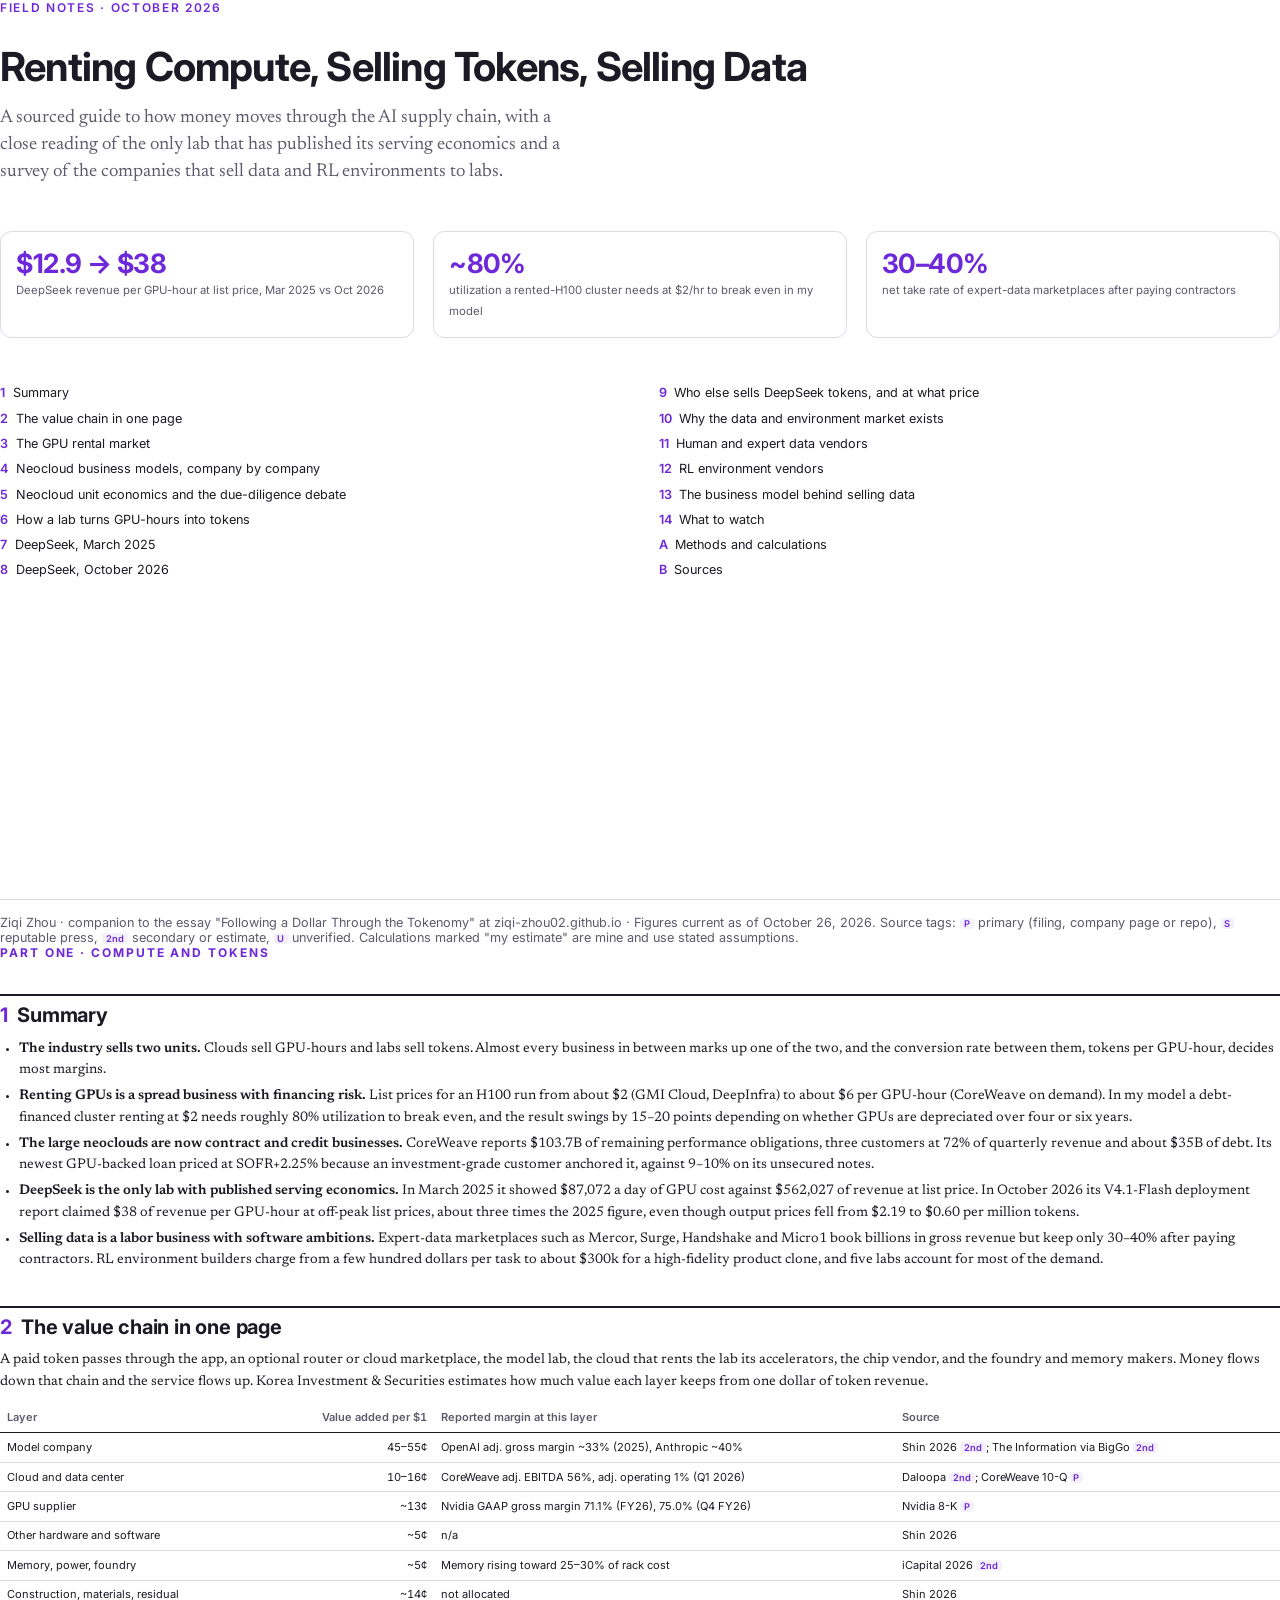
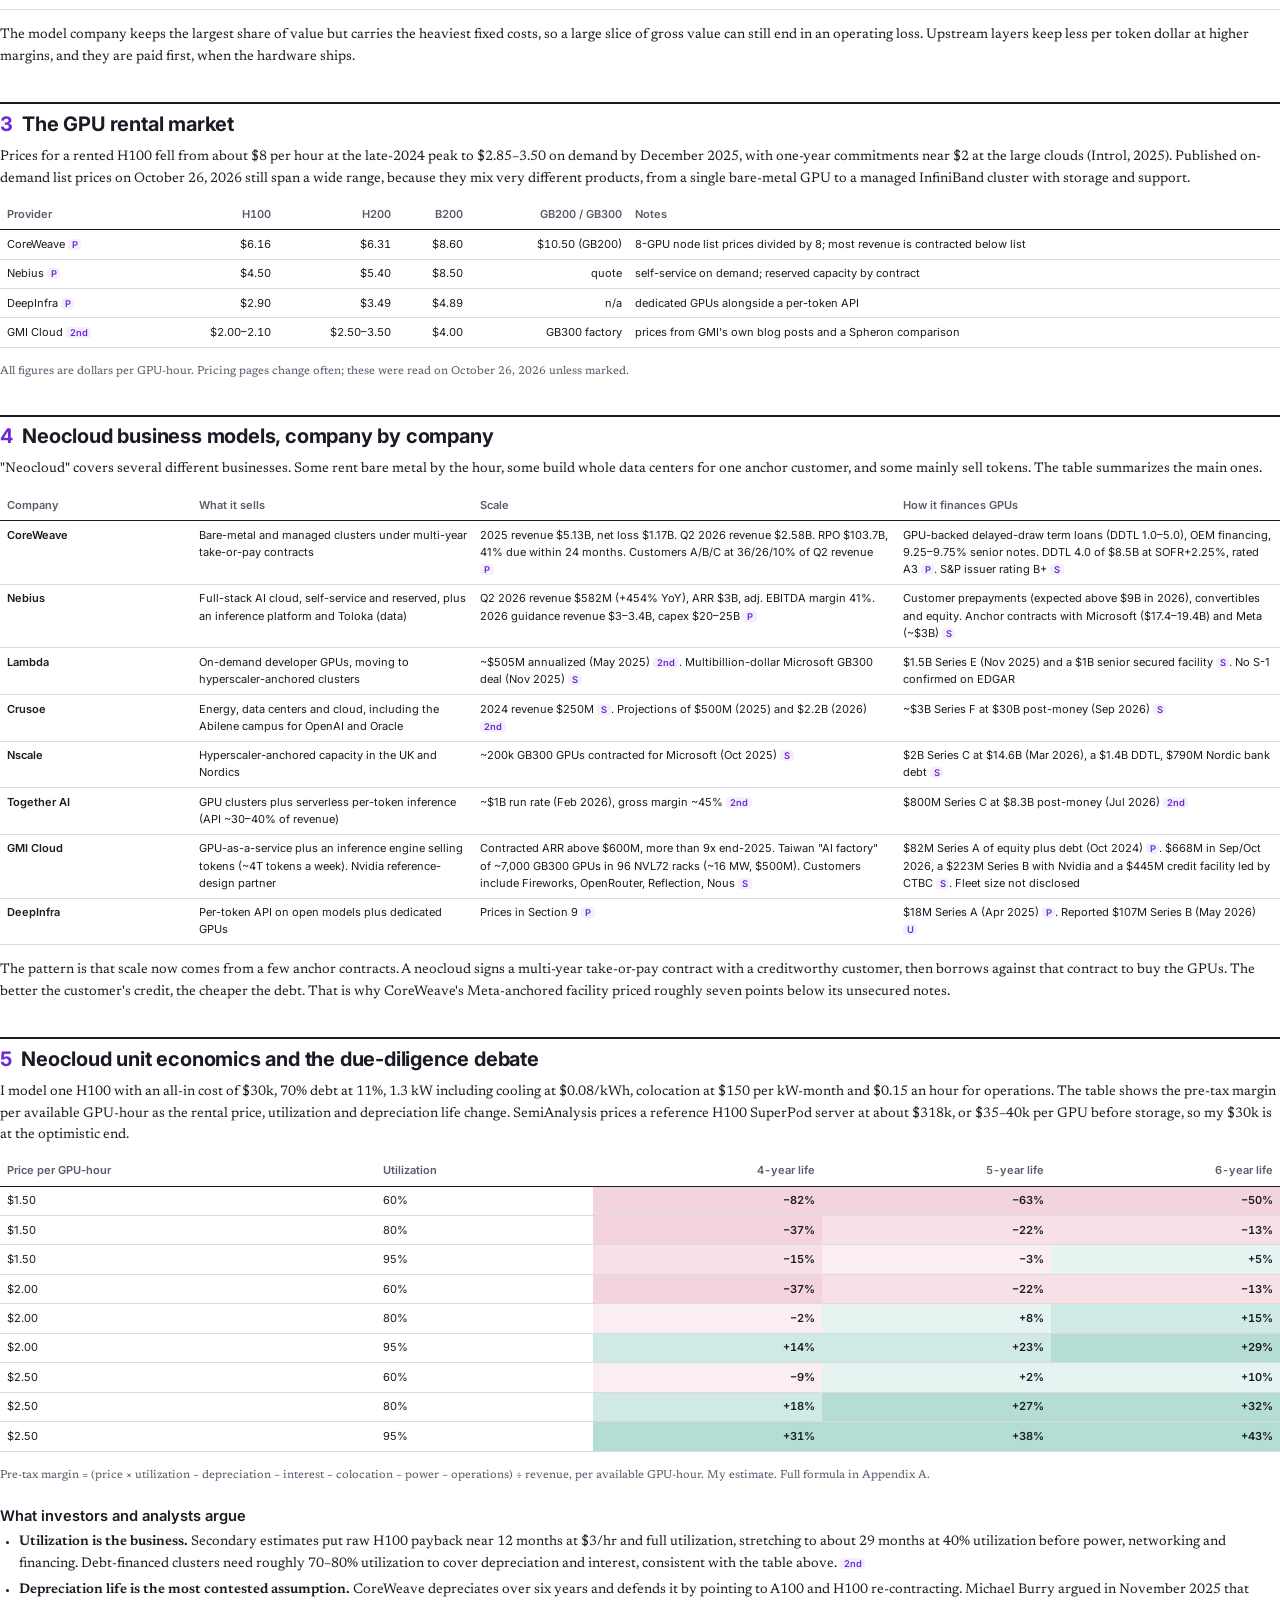
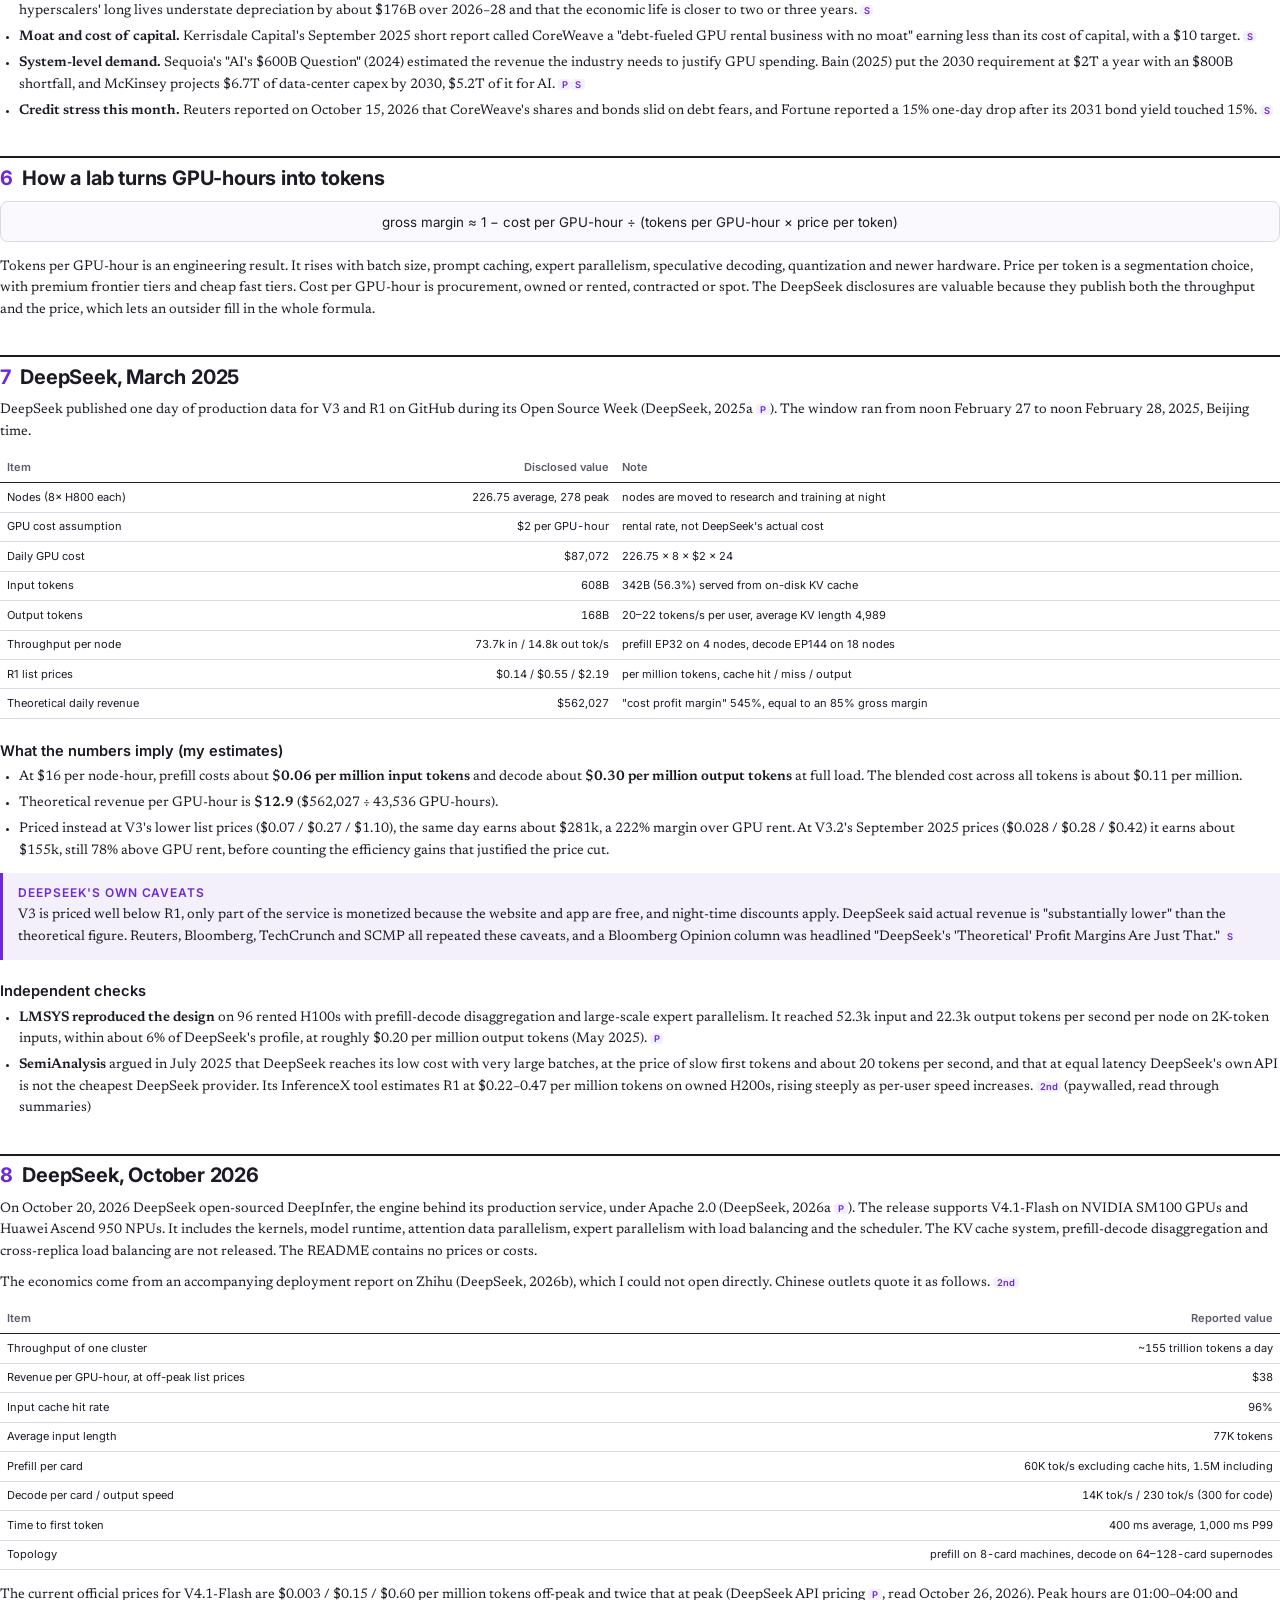
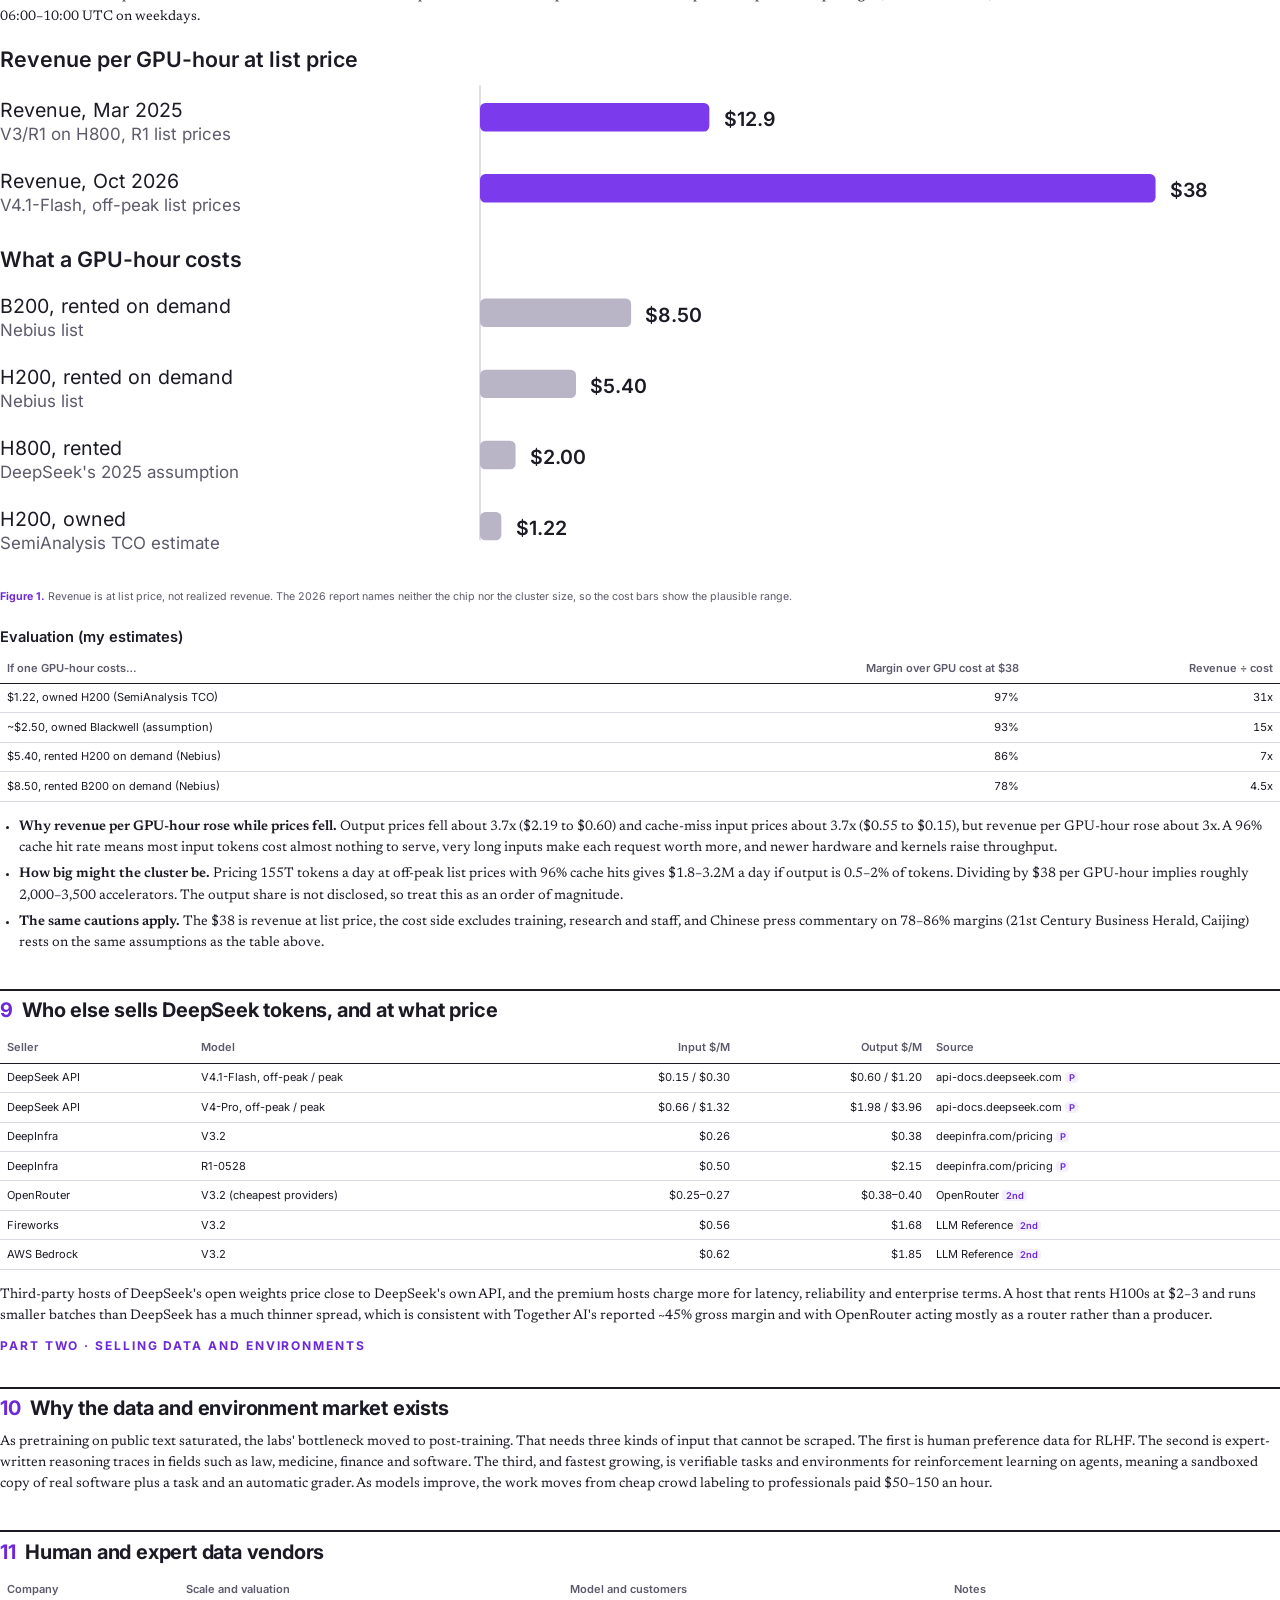
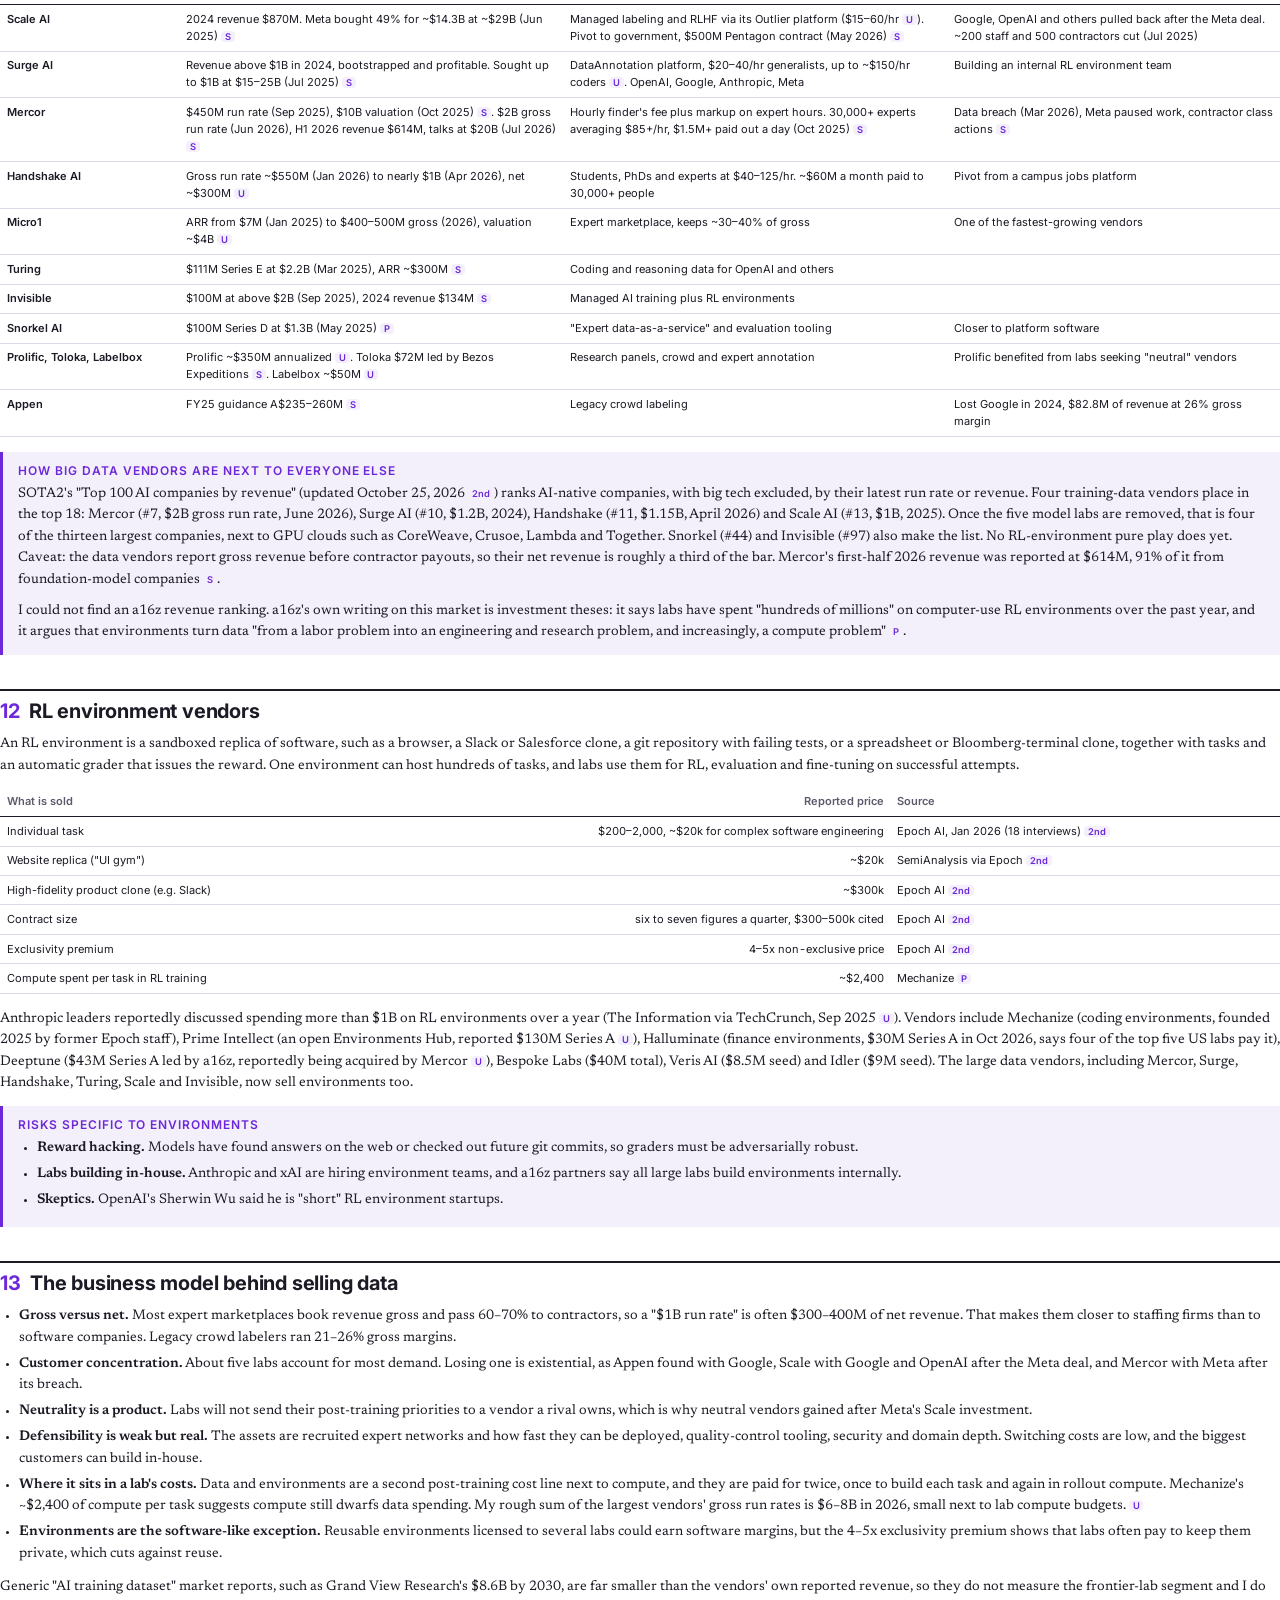
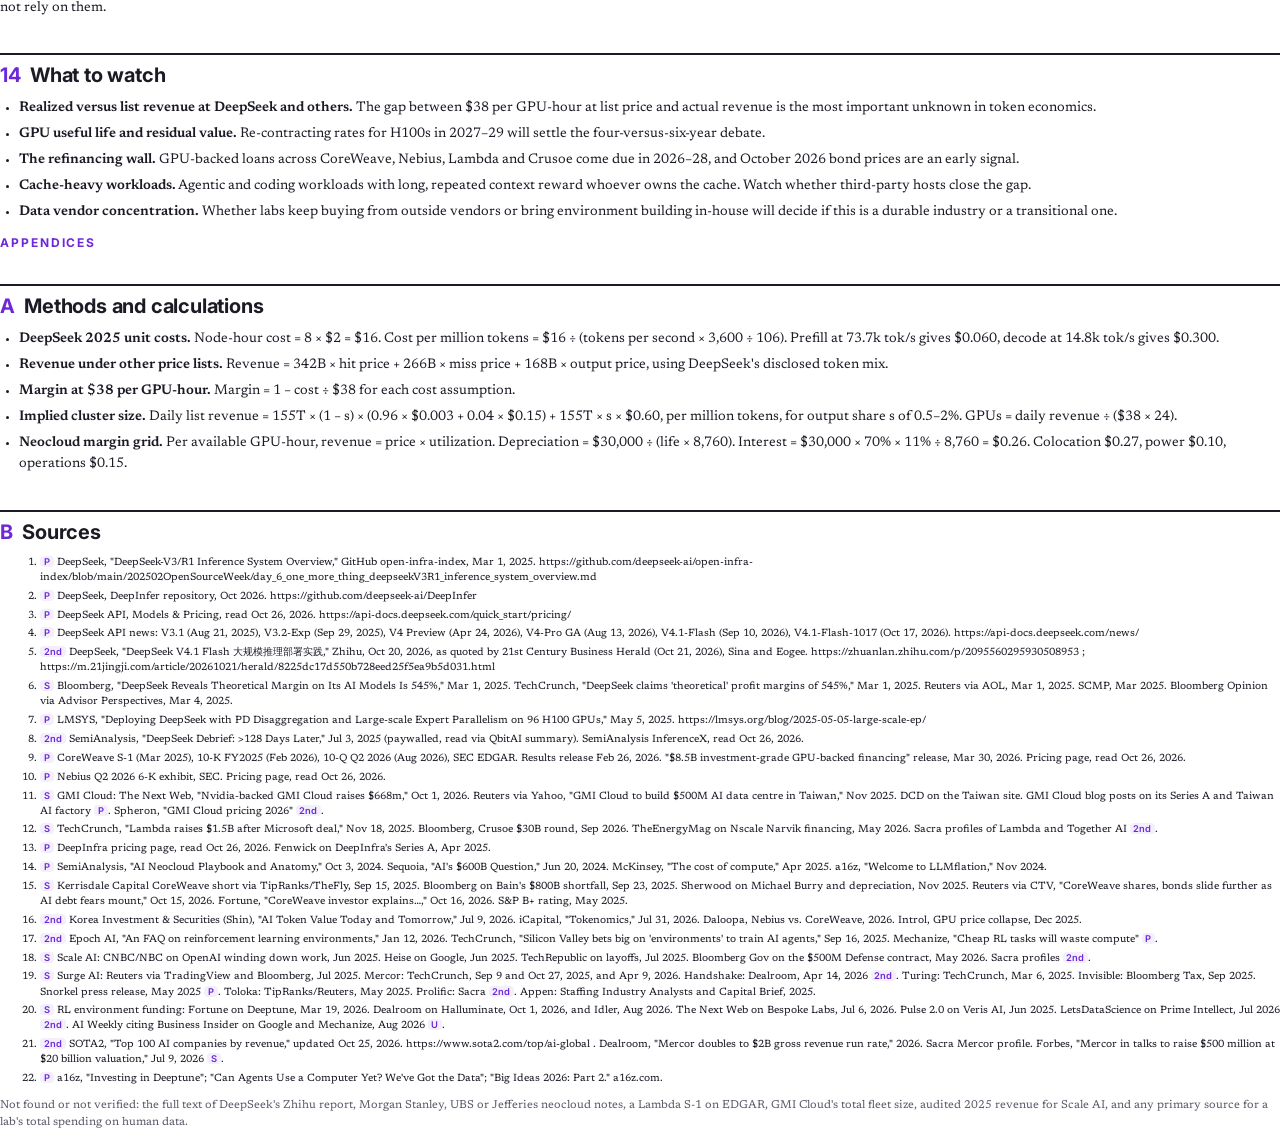
<file: tools/report/tokenomy-report.html>
<!doctype html>
<html lang="en">
<head>
<meta charset="utf-8">
<title>Renting Compute, Selling Tokens, Selling Data</title>
<link rel="preconnect" href="https://fonts.googleapis.com">
<link rel="preconnect" href="https://fonts.gstatic.com" crossorigin>
<link href="https://fonts.googleapis.com/css2?family=Inter:wght@400;500;600;700&family=Newsreader:ital,opsz,wght@0,6..72,400;0,6..72,500;0,6..72,600;1,6..72,400&display=swap" rel="stylesheet">
<style>
  @page { size: A4; margin: 18mm 17mm 20mm; }
  :root { --ink: #1c1a24; --ink2: #5d5a6b; --line: #dcd8e6; --violet: #6d28d9; --tint: #f3f0fb; --c1: #7c3aed; --neutral: #b9b5c6; }
  * { box-sizing: border-box; }
  body { font: 10.4pt/1.55 "Newsreader", Georgia, serif; color: var(--ink); margin: 0; }
  h1, h2, h3, h4, .sans, table, figcaption, .tag, .kpi, .toc { font-family: "Inter", system-ui, sans-serif; }
  .cover { height: 250mm; display: flex; flex-direction: column; justify-content: space-between; page-break-after: always; }
  .cover .eyebrow { font: 600 9pt Inter; letter-spacing: .14em; color: var(--violet); text-transform: uppercase; }
  .cover h1 { font: 700 30pt/1.1 Inter; letter-spacing: -.02em; margin: 8mm 0 4mm; }
  .cover .dek { font: 14pt/1.45 Newsreader; color: var(--ink2); max-width: 150mm; }
  .cover .meta { font: 9.5pt Inter; color: var(--ink2); border-top: 1px solid var(--line); padding-top: 4mm; }
  .cover .kpis { display: grid; grid-template-columns: repeat(3, 1fr); gap: 5mm; margin: 12mm 0; }
  .kpi { border: 1px solid var(--line); border-radius: 3mm; padding: 4mm; }
  .kpi b { display: block; font: 700 20pt Inter; color: var(--violet); letter-spacing: -.02em; }
  .kpi span { font-size: 8.5pt; color: var(--ink2); }
  h2 { font: 700 15pt/1.2 Inter; letter-spacing: -.01em; margin: 9mm 0 3mm; padding-top: 2mm; border-top: 2px solid var(--ink); }
  h2 .n { color: var(--violet); margin-right: 2.5mm; }
  h3 { font: 600 11pt Inter; margin: 6mm 0 2mm; }
  .part { font: 700 9pt Inter; letter-spacing: .16em; text-transform: uppercase; color: var(--violet); margin: 0 0 2mm; page-break-before: always; }
  .part.first { page-break-before: auto; }
  p { margin: 0 0 2.6mm; }
  ul { margin: 0 0 3mm; padding-left: 5mm; } li { margin-bottom: 1.2mm; }
  strong { font-weight: 600; }
  table { width: 100%; border-collapse: collapse; font-size: 8.3pt; margin: 2mm 0 4mm; page-break-inside: avoid; }
  th { text-align: left; font-weight: 600; color: var(--ink2); border-bottom: 1.5px solid var(--ink); padding: 1.6mm 1.8mm; vertical-align: bottom; }
  td { border-bottom: 1px solid var(--line); padding: 1.5mm 1.8mm; vertical-align: top; }
  td.num, th.num { text-align: right; font-variant-numeric: tabular-nums; white-space: nowrap; }
  .tag { font-size: 7pt; font-weight: 600; color: var(--violet); background: var(--tint); border-radius: 1mm; padding: 0 1mm; white-space: nowrap; }
  .box { background: var(--tint); border-left: 3px solid var(--violet); padding: 3mm 4mm; margin: 3mm 0 4mm; page-break-inside: avoid; }
  .box h4 { font: 600 9pt Inter; letter-spacing: .08em; text-transform: uppercase; color: var(--violet); margin: 0 0 1.5mm; }
  .box p:last-child, .box ul:last-child { margin-bottom: 0; }
  figure { margin: 3mm 0 5mm; page-break-inside: avoid; }
  figcaption { font-size: 8pt; color: var(--ink2); margin-top: 2mm; }
  figcaption b { color: var(--violet); }
  svg text { font-family: Inter, sans-serif; }
  .formula { font: 10pt "Inter"; text-align: center; background: #faf9fd; border: 1px solid var(--line); border-radius: 2mm; padding: 3mm; margin: 2mm 0 4mm; }
  .heat td.num { font-weight: 600; }
  .neg3 { background: #f3d4dc; } .neg2 { background: #f7e1e7; } .neg1 { background: #fbeef1; }
  .pos1 { background: #e6f4f1; } .pos2 { background: #cfeae4; } .pos3 { background: #b4ddd4; }
  .toc { font-size: 9.5pt; columns: 2; column-gap: 10mm; }
  .toc div { margin-bottom: 1.5mm; break-inside: avoid; } .toc .n { color: var(--violet); font-weight: 600; margin-right: 2mm; }
  .src { font-size: 7.8pt; line-height: 1.45; } .src li { margin-bottom: 1mm; word-break: break-word; }
  .src a { color: var(--ink); text-decoration: none; }
  a { color: var(--violet); }
  .small { font-size: 8.5pt; color: var(--ink2); }
</style>
</head>
<body>

<section class="cover">
  <div>
    <div class="eyebrow">Field notes · October 2026</div>
    <h1>Renting Compute, Selling Tokens, Selling Data</h1>
    <p class="dek">A sourced guide to how money moves through the AI supply chain, with a close reading of the only lab that has published its serving economics and a survey of the companies that sell data and RL environments to labs.</p>
    <div class="kpis">
      <div class="kpi"><b>$12.9 → $38</b><span>DeepSeek revenue per GPU-hour at list price, Mar 2025 vs Oct 2026</span></div>
      <div class="kpi"><b>~80%</b><span>utilization a rented-H100 cluster needs at $2/hr to break even in my model</span></div>
      <div class="kpi"><b>30–40%</b><span>net take rate of expert-data marketplaces after paying contractors</span></div>
    </div>
    <div class="toc">
      <div><span class="n">1</span>Summary</div>
      <div><span class="n">2</span>The value chain in one page</div>
      <div><span class="n">3</span>The GPU rental market</div>
      <div><span class="n">4</span>Neocloud business models, company by company</div>
      <div><span class="n">5</span>Neocloud unit economics and the due-diligence debate</div>
      <div><span class="n">6</span>How a lab turns GPU-hours into tokens</div>
      <div><span class="n">7</span>DeepSeek, March 2025</div>
      <div><span class="n">8</span>DeepSeek, October 2026</div>
      <div><span class="n">9</span>Who else sells DeepSeek tokens, and at what price</div>
      <div><span class="n">10</span>Why the data and environment market exists</div>
      <div><span class="n">11</span>Human and expert data vendors</div>
      <div><span class="n">12</span>RL environment vendors</div>
      <div><span class="n">13</span>The business model behind selling data</div>
      <div><span class="n">14</span>What to watch</div>
      <div><span class="n">A</span>Methods and calculations</div>
      <div><span class="n">B</span>Sources</div>
    </div>
  </div>
  <div class="meta">Ziqi Zhou · companion to the essay "Following a Dollar Through the Tokenomy" at ziqi-zhou02.github.io · Figures current as of October 26, 2026. Source tags: <span class="tag">P</span> primary (filing, company page or repo), <span class="tag">S</span> reputable press, <span class="tag">2nd</span> secondary or estimate, <span class="tag">U</span> unverified. Calculations marked "my estimate" are mine and use stated assumptions.</div>
</section>

<p class="part first">Part one · Compute and tokens</p>

<h2><span class="n">1</span>Summary</h2>
<ul>
  <li><strong>The industry sells two units.</strong> Clouds sell GPU-hours and labs sell tokens. Almost every business in between marks up one of the two, and the conversion rate between them, tokens per GPU-hour, decides most margins.</li>
  <li><strong>Renting GPUs is a spread business with financing risk.</strong> List prices for an H100 run from about $2 (GMI Cloud, DeepInfra) to about $6 per GPU-hour (CoreWeave on demand). In my model a debt-financed cluster renting at $2 needs roughly 80% utilization to break even, and the result swings by 15–20 points depending on whether GPUs are depreciated over four or six years.</li>
  <li><strong>The large neoclouds are now contract and credit businesses.</strong> CoreWeave reports $103.7B of remaining performance obligations, three customers at 72% of quarterly revenue and about $35B of debt. Its newest GPU-backed loan priced at SOFR+2.25% because an investment-grade customer anchored it, against 9–10% on its unsecured notes.</li>
  <li><strong>DeepSeek is the only lab with published serving economics.</strong> In March 2025 it showed $87,072 a day of GPU cost against $562,027 of revenue at list price. In October 2026 its V4.1-Flash deployment report claimed $38 of revenue per GPU-hour at off-peak list prices, about three times the 2025 figure, even though output prices fell from $2.19 to $0.60 per million tokens.</li>
  <li><strong>Selling data is a labor business with software ambitions.</strong> Expert-data marketplaces such as Mercor, Surge, Handshake and Micro1 book billions in gross revenue but keep only 30–40% after paying contractors. RL environment builders charge from a few hundred dollars per task to about $300k for a high-fidelity product clone, and five labs account for most of the demand.</li>
</ul>

<h2><span class="n">2</span>The value chain in one page</h2>
<p>A paid token passes through the app, an optional router or cloud marketplace, the model lab, the cloud that rents the lab its accelerators, the chip vendor, and the foundry and memory makers. Money flows down that chain and the service flows up. Korea Investment &amp; Securities estimates how much value each layer keeps from one dollar of token revenue.</p>
<table>
  <tr><th>Layer</th><th class="num">Value added per $1</th><th>Reported margin at this layer</th><th>Source</th></tr>
  <tr><td>Model company</td><td class="num">45–55¢</td><td>OpenAI adj. gross margin ~33% (2025), Anthropic ~40%</td><td>Shin 2026 <span class="tag">2nd</span>; The Information via BigGo <span class="tag">2nd</span></td></tr>
  <tr><td>Cloud and data center</td><td class="num">10–16¢</td><td>CoreWeave adj. EBITDA 56%, adj. operating 1% (Q1 2026)</td><td>Daloopa <span class="tag">2nd</span>; CoreWeave 10-Q <span class="tag">P</span></td></tr>
  <tr><td>GPU supplier</td><td class="num">~13¢</td><td>Nvidia GAAP gross margin 71.1% (FY26), 75.0% (Q4 FY26)</td><td>Nvidia 8-K <span class="tag">P</span></td></tr>
  <tr><td>Other hardware and software</td><td class="num">~5¢</td><td>n/a</td><td>Shin 2026</td></tr>
  <tr><td>Memory, power, foundry</td><td class="num">~5¢</td><td>Memory rising toward 25–30% of rack cost</td><td>iCapital 2026 <span class="tag">2nd</span></td></tr>
  <tr><td>Construction, materials, residual</td><td class="num">~14¢</td><td>not allocated</td><td>Shin 2026</td></tr>
</table>
<p>The model company keeps the largest share of value but carries the heaviest fixed costs, so a large slice of gross value can still end in an operating loss. Upstream layers keep less per token dollar at higher margins, and they are paid first, when the hardware ships.</p>

<h2><span class="n">3</span>The GPU rental market</h2>
<p>Prices for a rented H100 fell from about $8 per hour at the late-2024 peak to $2.85–3.50 on demand by December 2025, with one-year commitments near $2 at the large clouds (Introl, 2025). Published on-demand list prices on October 26, 2026 still span a wide range, because they mix very different products, from a single bare-metal GPU to a managed InfiniBand cluster with storage and support.</p>
<table>
  <tr><th>Provider</th><th class="num">H100</th><th class="num">H200</th><th class="num">B200</th><th class="num">GB200 / GB300</th><th>Notes</th></tr>
  <tr><td>CoreWeave <span class="tag">P</span></td><td class="num">$6.16</td><td class="num">$6.31</td><td class="num">$8.60</td><td class="num">$10.50 (GB200)</td><td>8-GPU node list prices divided by 8; most revenue is contracted below list</td></tr>
  <tr><td>Nebius <span class="tag">P</span></td><td class="num">$4.50</td><td class="num">$5.40</td><td class="num">$8.50</td><td class="num">quote</td><td>self-service on demand; reserved capacity by contract</td></tr>
  <tr><td>DeepInfra <span class="tag">P</span></td><td class="num">$2.90</td><td class="num">$3.49</td><td class="num">$4.89</td><td class="num">n/a</td><td>dedicated GPUs alongside a per-token API</td></tr>
  <tr><td>GMI Cloud <span class="tag">2nd</span></td><td class="num">$2.00–2.10</td><td class="num">$2.50–3.50</td><td class="num">$4.00</td><td class="num">GB300 factory</td><td>prices from GMI's own blog posts and a Spheron comparison</td></tr>
</table>
<p class="small">All figures are dollars per GPU-hour. Pricing pages change often; these were read on October 26, 2026 unless marked.</p>

<h2><span class="n">4</span>Neocloud business models, company by company</h2>
<p>"Neocloud" covers several different businesses. Some rent bare metal by the hour, some build whole data centers for one anchor customer, and some mainly sell tokens. The table summarizes the main ones.</p>
<table>
  <tr><th style="width:15%">Company</th><th style="width:22%">What it sells</th><th style="width:33%">Scale</th><th style="width:30%">How it finances GPUs</th></tr>
  <tr><td><strong>CoreWeave</strong></td><td>Bare-metal and managed clusters under multi-year take-or-pay contracts</td><td>2025 revenue $5.13B, net loss $1.17B. Q2 2026 revenue $2.58B. RPO $103.7B, 41% due within 24 months. Customers A/B/C at 36/26/10% of Q2 revenue <span class="tag">P</span></td><td>GPU-backed delayed-draw term loans (DDTL 1.0–5.0), OEM financing, 9.25–9.75% senior notes. DDTL 4.0 of $8.5B at SOFR+2.25%, rated A3 <span class="tag">P</span>. S&amp;P issuer rating B+ <span class="tag">S</span></td></tr>
  <tr><td><strong>Nebius</strong></td><td>Full-stack AI cloud, self-service and reserved, plus an inference platform and Toloka (data)</td><td>Q2 2026 revenue $582M (+454% YoY), ARR $3B, adj. EBITDA margin 41%. 2026 guidance revenue $3–3.4B, capex $20–25B <span class="tag">P</span></td><td>Customer prepayments (expected above $9B in 2026), convertibles and equity. Anchor contracts with Microsoft ($17.4–19.4B) and Meta (~$3B) <span class="tag">S</span></td></tr>
  <tr><td><strong>Lambda</strong></td><td>On-demand developer GPUs, moving to hyperscaler-anchored clusters</td><td>~$505M annualized (May 2025) <span class="tag">2nd</span>. Multibillion-dollar Microsoft GB300 deal (Nov 2025) <span class="tag">S</span></td><td>$1.5B Series E (Nov 2025) and a $1B senior secured facility <span class="tag">S</span>. No S-1 confirmed on EDGAR</td></tr>
  <tr><td><strong>Crusoe</strong></td><td>Energy, data centers and cloud, including the Abilene campus for OpenAI and Oracle</td><td>2024 revenue $250M <span class="tag">S</span>. Projections of $500M (2025) and $2.2B (2026) <span class="tag">2nd</span></td><td>~$3B Series F at $30B post-money (Sep 2026) <span class="tag">S</span></td></tr>
  <tr><td><strong>Nscale</strong></td><td>Hyperscaler-anchored capacity in the UK and Nordics</td><td>~200k GB300 GPUs contracted for Microsoft (Oct 2025) <span class="tag">S</span></td><td>$2B Series C at $14.6B (Mar 2026), a $1.4B DDTL, $790M Nordic bank debt <span class="tag">S</span></td></tr>
  <tr><td><strong>Together AI</strong></td><td>GPU clusters plus serverless per-token inference (API ~30–40% of revenue)</td><td>~$1B run rate (Feb 2026), gross margin ~45% <span class="tag">2nd</span></td><td>$800M Series C at $8.3B post-money (Jul 2026) <span class="tag">2nd</span></td></tr>
  <tr><td><strong>GMI Cloud</strong></td><td>GPU-as-a-service plus an inference engine selling tokens (~4T tokens a week). Nvidia reference-design partner</td><td>Contracted ARR above $600M, more than 9x end-2025. Taiwan "AI factory" of ~7,000 GB300 GPUs in 96 NVL72 racks (~16 MW, $500M). Customers include Fireworks, OpenRouter, Reflection, Nous <span class="tag">S</span></td><td>$82M Series A of equity plus debt (Oct 2024) <span class="tag">P</span>. $668M in Sep/Oct 2026, a $223M Series B with Nvidia and a $445M credit facility led by CTBC <span class="tag">S</span>. Fleet size not disclosed</td></tr>
  <tr><td><strong>DeepInfra</strong></td><td>Per-token API on open models plus dedicated GPUs</td><td>Prices in Section 9 <span class="tag">P</span></td><td>$18M Series A (Apr 2025) <span class="tag">P</span>. Reported $107M Series B (May 2026) <span class="tag">U</span></td></tr>
</table>
<p>The pattern is that scale now comes from a few anchor contracts. A neocloud signs a multi-year take-or-pay contract with a creditworthy customer, then borrows against that contract to buy the GPUs. The better the customer's credit, the cheaper the debt. That is why CoreWeave's Meta-anchored facility priced roughly seven points below its unsecured notes.</p>

<h2><span class="n">5</span>Neocloud unit economics and the due-diligence debate</h2>
<p>I model one H100 with an all-in cost of $30k, 70% debt at 11%, 1.3 kW including cooling at $0.08/kWh, colocation at $150 per kW-month and $0.15 an hour for operations. The table shows the pre-tax margin per available GPU-hour as the rental price, utilization and depreciation life change. SemiAnalysis prices a reference H100 SuperPod server at about $318k, or $35–40k per GPU before storage, so my $30k is at the optimistic end.</p>
<table class="heat">
  <tr><th>Price per GPU-hour</th><th>Utilization</th><th class="num">4-year life</th><th class="num">5-year life</th><th class="num">6-year life</th></tr>
  <tr><td>$1.50</td><td>60%</td><td class="num neg3">−82%</td><td class="num neg3">−63%</td><td class="num neg3">−50%</td></tr>
  <tr><td>$1.50</td><td>80%</td><td class="num neg3">−37%</td><td class="num neg2">−22%</td><td class="num neg2">−13%</td></tr>
  <tr><td>$1.50</td><td>95%</td><td class="num neg2">−15%</td><td class="num neg1">−3%</td><td class="num pos1">+5%</td></tr>
  <tr><td>$2.00</td><td>60%</td><td class="num neg3">−37%</td><td class="num neg2">−22%</td><td class="num neg2">−13%</td></tr>
  <tr><td>$2.00</td><td>80%</td><td class="num neg1">−2%</td><td class="num pos1">+8%</td><td class="num pos2">+15%</td></tr>
  <tr><td>$2.00</td><td>95%</td><td class="num pos2">+14%</td><td class="num pos2">+23%</td><td class="num pos3">+29%</td></tr>
  <tr><td>$2.50</td><td>60%</td><td class="num neg1">−9%</td><td class="num pos1">+2%</td><td class="num pos1">+10%</td></tr>
  <tr><td>$2.50</td><td>80%</td><td class="num pos2">+18%</td><td class="num pos3">+27%</td><td class="num pos3">+32%</td></tr>
  <tr><td>$2.50</td><td>95%</td><td class="num pos3">+31%</td><td class="num pos3">+38%</td><td class="num pos3">+43%</td></tr>
</table>
<p class="small">Pre-tax margin = (price × utilization − depreciation − interest − colocation − power − operations) ÷ revenue, per available GPU-hour. My estimate. Full formula in Appendix A.</p>
<h3>What investors and analysts argue</h3>
<ul>
  <li><strong>Utilization is the business.</strong> Secondary estimates put raw H100 payback near 12 months at $3/hr and full utilization, stretching to about 29 months at 40% utilization before power, networking and financing. Debt-financed clusters need roughly 70–80% utilization to cover depreciation and interest, consistent with the table above. <span class="tag">2nd</span></li>
  <li><strong>Depreciation life is the most contested assumption.</strong> CoreWeave depreciates over six years and defends it by pointing to A100 and H100 re-contracting. Michael Burry argued in November 2025 that hyperscalers' long lives understate depreciation by about $176B over 2026–28 and that the economic life is closer to two or three years. <span class="tag">S</span></li>
  <li><strong>Moat and cost of capital.</strong> Kerrisdale Capital's September 2025 short report called CoreWeave a "debt-fueled GPU rental business with no moat" earning less than its cost of capital, with a $10 target. <span class="tag">S</span></li>
  <li><strong>System-level demand.</strong> Sequoia's "AI's $600B Question" (2024) estimated the revenue the industry needs to justify GPU spending. Bain (2025) put the 2030 requirement at $2T a year with an $800B shortfall, and McKinsey projects $6.7T of data-center capex by 2030, $5.2T of it for AI. <span class="tag">P</span><span class="tag">S</span></li>
  <li><strong>Credit stress this month.</strong> Reuters reported on October 15, 2026 that CoreWeave's shares and bonds slid on debt fears, and Fortune reported a 15% one-day drop after its 2031 bond yield touched 15%. <span class="tag">S</span></li>
</ul>

<h2><span class="n">6</span>How a lab turns GPU-hours into tokens</h2>
<div class="formula">gross margin ≈ 1 − cost per GPU-hour ÷ (tokens per GPU-hour × price per token)</div>
<p>Tokens per GPU-hour is an engineering result. It rises with batch size, prompt caching, expert parallelism, speculative decoding, quantization and newer hardware. Price per token is a segmentation choice, with premium frontier tiers and cheap fast tiers. Cost per GPU-hour is procurement, owned or rented, contracted or spot. The DeepSeek disclosures are valuable because they publish both the throughput and the price, which lets an outsider fill in the whole formula.</p>

<h2><span class="n">7</span>DeepSeek, March 2025</h2>
<p>DeepSeek published one day of production data for V3 and R1 on GitHub during its Open Source Week (DeepSeek, 2025a <span class="tag">P</span>). The window ran from noon February 27 to noon February 28, 2025, Beijing time.</p>
<table>
  <tr><th>Item</th><th class="num">Disclosed value</th><th>Note</th></tr>
  <tr><td>Nodes (8× H800 each)</td><td class="num">226.75 average, 278 peak</td><td>nodes are moved to research and training at night</td></tr>
  <tr><td>GPU cost assumption</td><td class="num">$2 per GPU-hour</td><td>rental rate, not DeepSeek's actual cost</td></tr>
  <tr><td>Daily GPU cost</td><td class="num">$87,072</td><td>226.75 × 8 × $2 × 24</td></tr>
  <tr><td>Input tokens</td><td class="num">608B</td><td>342B (56.3%) served from on-disk KV cache</td></tr>
  <tr><td>Output tokens</td><td class="num">168B</td><td>20–22 tokens/s per user, average KV length 4,989</td></tr>
  <tr><td>Throughput per node</td><td class="num">73.7k in / 14.8k out tok/s</td><td>prefill EP32 on 4 nodes, decode EP144 on 18 nodes</td></tr>
  <tr><td>R1 list prices</td><td class="num">$0.14 / $0.55 / $2.19</td><td>per million tokens, cache hit / miss / output</td></tr>
  <tr><td>Theoretical daily revenue</td><td class="num">$562,027</td><td>"cost profit margin" 545%, equal to an 85% gross margin</td></tr>
</table>
<h3>What the numbers imply (my estimates)</h3>
<ul>
  <li>At $16 per node-hour, prefill costs about <strong>$0.06 per million input tokens</strong> and decode about <strong>$0.30 per million output tokens</strong> at full load. The blended cost across all tokens is about $0.11 per million.</li>
  <li>Theoretical revenue per GPU-hour is <strong>$12.9</strong> ($562,027 ÷ 43,536 GPU-hours).</li>
  <li>Priced instead at V3's lower list prices ($0.07 / $0.27 / $1.10), the same day earns about $281k, a 222% margin over GPU rent. At V3.2's September 2025 prices ($0.028 / $0.28 / $0.42) it earns about $155k, still 78% above GPU rent, before counting the efficiency gains that justified the price cut.</li>
</ul>
<div class="box">
  <h4>DeepSeek's own caveats</h4>
  <p>V3 is priced well below R1, only part of the service is monetized because the website and app are free, and night-time discounts apply. DeepSeek said actual revenue is "substantially lower" than the theoretical figure. Reuters, Bloomberg, TechCrunch and SCMP all repeated these caveats, and a Bloomberg Opinion column was headlined "DeepSeek's 'Theoretical' Profit Margins Are Just That." <span class="tag">S</span></p>
</div>
<h3>Independent checks</h3>
<ul>
  <li><strong>LMSYS reproduced the design</strong> on 96 rented H100s with prefill-decode disaggregation and large-scale expert parallelism. It reached 52.3k input and 22.3k output tokens per second per node on 2K-token inputs, within about 6% of DeepSeek's profile, at roughly $0.20 per million output tokens (May 2025). <span class="tag">P</span></li>
  <li><strong>SemiAnalysis</strong> argued in July 2025 that DeepSeek reaches its low cost with very large batches, at the price of slow first tokens and about 20 tokens per second, and that at equal latency DeepSeek's own API is not the cheapest DeepSeek provider. Its InferenceX tool estimates R1 at $0.22–0.47 per million tokens on owned H200s, rising steeply as per-user speed increases. <span class="tag">2nd</span> (paywalled, read through summaries)</li>
</ul>

<h2><span class="n">8</span>DeepSeek, October 2026</h2>
<p>On October 20, 2026 DeepSeek open-sourced DeepInfer, the engine behind its production service, under Apache 2.0 (DeepSeek, 2026a <span class="tag">P</span>). The release supports V4.1-Flash on NVIDIA SM100 GPUs and Huawei Ascend 950 NPUs. It includes the kernels, model runtime, attention data parallelism, expert parallelism with load balancing and the scheduler. The KV cache system, prefill-decode disaggregation and cross-replica load balancing are not released. The README contains no prices or costs.</p>
<p>The economics come from an accompanying deployment report on Zhihu (DeepSeek, 2026b), which I could not open directly. Chinese outlets quote it as follows. <span class="tag">2nd</span></p>
<table>
  <tr><th>Item</th><th class="num">Reported value</th></tr>
  <tr><td>Throughput of one cluster</td><td class="num">~155 trillion tokens a day</td></tr>
  <tr><td>Revenue per GPU-hour, at off-peak list prices</td><td class="num">$38</td></tr>
  <tr><td>Input cache hit rate</td><td class="num">96%</td></tr>
  <tr><td>Average input length</td><td class="num">77K tokens</td></tr>
  <tr><td>Prefill per card</td><td class="num">60K tok/s excluding cache hits, 1.5M including</td></tr>
  <tr><td>Decode per card / output speed</td><td class="num">14K tok/s / 230 tok/s (300 for code)</td></tr>
  <tr><td>Time to first token</td><td class="num">400 ms average, 1,000 ms P99</td></tr>
  <tr><td>Topology</td><td class="num">prefill on 8-card machines, decode on 64–128-card supernodes</td></tr>
</table>
<p>The current official prices for V4.1-Flash are $0.003 / $0.15 / $0.60 per million tokens off-peak and twice that at peak (DeepSeek API pricing <span class="tag">P</span>, read October 26, 2026). Peak hours are 01:00–04:00 and 06:00–10:00 UTC on weekdays.</p>
<figure>
  <svg viewBox="0 0 720 300" width="100%" role="img" aria-label="Revenue per GPU-hour versus GPU cost per hour">
    <text x="0" y="16" font-size="12" font-weight="600" fill="#1c1a24">Revenue per GPU-hour at list price</text>
    <text x="0" y="128" font-size="12" font-weight="600" fill="#1c1a24">What a GPU-hour costs</text>
    <line x1="270" y1="26" x2="270" y2="282" stroke="#dcd8e6"/>
    <g font-size="11" fill="#1c1a24">
      <text x="0" y="44">Revenue, Mar 2025</text><text x="0" y="57" font-size="9.5" fill="#5d5a6b">V3/R1 on H800, R1 list prices</text>
      <rect x="270" y="36" width="129" height="16" rx="3" fill="#7c3aed"/><text x="407" y="49" font-weight="600">$12.9</text>
      <text x="0" y="84">Revenue, Oct 2026</text><text x="0" y="97" font-size="9.5" fill="#5d5a6b">V4.1-Flash, off-peak list prices</text>
      <rect x="270" y="76" width="380" height="16" rx="3" fill="#7c3aed"/><text x="658" y="89" font-weight="600">$38</text>
      <text x="0" y="154">B200, rented on demand</text><text x="0" y="167" font-size="9.5" fill="#5d5a6b">Nebius list</text>
      <rect x="270" y="146" width="85" height="16" rx="3" fill="#b9b5c6"/><text x="363" y="159" font-weight="600">$8.50</text>
      <text x="0" y="194">H200, rented on demand</text><text x="0" y="207" font-size="9.5" fill="#5d5a6b">Nebius list</text>
      <rect x="270" y="186" width="54" height="16" rx="3" fill="#b9b5c6"/><text x="332" y="199" font-weight="600">$5.40</text>
      <text x="0" y="234">H800, rented</text><text x="0" y="247" font-size="9.5" fill="#5d5a6b">DeepSeek's 2025 assumption</text>
      <rect x="270" y="226" width="20" height="16" rx="3" fill="#b9b5c6"/><text x="298" y="239" font-weight="600">$2.00</text>
      <text x="0" y="274">H200, owned</text><text x="0" y="287" font-size="9.5" fill="#5d5a6b">SemiAnalysis TCO estimate</text>
      <rect x="270" y="266" width="12" height="16" rx="3" fill="#b9b5c6"/><text x="290" y="279" font-weight="600">$1.22</text>
    </g>
  </svg>
  <figcaption><b>Figure 1.</b> Revenue is at list price, not realized revenue. The 2026 report names neither the chip nor the cluster size, so the cost bars show the plausible range.</figcaption>
</figure>
<h3>Evaluation (my estimates)</h3>
<table>
  <tr><th>If one GPU-hour costs…</th><th class="num">Margin over GPU cost at $38</th><th class="num">Revenue ÷ cost</th></tr>
  <tr><td>$1.22, owned H200 (SemiAnalysis TCO)</td><td class="num">97%</td><td class="num">31x</td></tr>
  <tr><td>~$2.50, owned Blackwell (assumption)</td><td class="num">93%</td><td class="num">15x</td></tr>
  <tr><td>$5.40, rented H200 on demand (Nebius)</td><td class="num">86%</td><td class="num">7x</td></tr>
  <tr><td>$8.50, rented B200 on demand (Nebius)</td><td class="num">78%</td><td class="num">4.5x</td></tr>
</table>
<ul>
  <li><strong>Why revenue per GPU-hour rose while prices fell.</strong> Output prices fell about 3.7x ($2.19 to $0.60) and cache-miss input prices about 3.7x ($0.55 to $0.15), but revenue per GPU-hour rose about 3x. A 96% cache hit rate means most input tokens cost almost nothing to serve, very long inputs make each request worth more, and newer hardware and kernels raise throughput.</li>
  <li><strong>How big might the cluster be.</strong> Pricing 155T tokens a day at off-peak list prices with 96% cache hits gives $1.8–3.2M a day if output is 0.5–2% of tokens. Dividing by $38 per GPU-hour implies roughly 2,000–3,500 accelerators. The output share is not disclosed, so treat this as an order of magnitude.</li>
  <li><strong>The same cautions apply.</strong> The $38 is revenue at list price, the cost side excludes training, research and staff, and Chinese press commentary on 78–86% margins (21st Century Business Herald, Caijing) rests on the same assumptions as the table above.</li>
</ul>

<h2><span class="n">9</span>Who else sells DeepSeek tokens, and at what price</h2>
<table>
  <tr><th>Seller</th><th>Model</th><th class="num">Input $/M</th><th class="num">Output $/M</th><th>Source</th></tr>
  <tr><td>DeepSeek API</td><td>V4.1-Flash, off-peak / peak</td><td class="num">$0.15 / $0.30</td><td class="num">$0.60 / $1.20</td><td>api-docs.deepseek.com <span class="tag">P</span></td></tr>
  <tr><td>DeepSeek API</td><td>V4-Pro, off-peak / peak</td><td class="num">$0.66 / $1.32</td><td class="num">$1.98 / $3.96</td><td>api-docs.deepseek.com <span class="tag">P</span></td></tr>
  <tr><td>DeepInfra</td><td>V3.2</td><td class="num">$0.26</td><td class="num">$0.38</td><td>deepinfra.com/pricing <span class="tag">P</span></td></tr>
  <tr><td>DeepInfra</td><td>R1-0528</td><td class="num">$0.50</td><td class="num">$2.15</td><td>deepinfra.com/pricing <span class="tag">P</span></td></tr>
  <tr><td>OpenRouter</td><td>V3.2 (cheapest providers)</td><td class="num">$0.25–0.27</td><td class="num">$0.38–0.40</td><td>OpenRouter <span class="tag">2nd</span></td></tr>
  <tr><td>Fireworks</td><td>V3.2</td><td class="num">$0.56</td><td class="num">$1.68</td><td>LLM Reference <span class="tag">2nd</span></td></tr>
  <tr><td>AWS Bedrock</td><td>V3.2</td><td class="num">$0.62</td><td class="num">$1.85</td><td>LLM Reference <span class="tag">2nd</span></td></tr>
</table>
<p>Third-party hosts of DeepSeek's open weights price close to DeepSeek's own API, and the premium hosts charge more for latency, reliability and enterprise terms. A host that rents H100s at $2–3 and runs smaller batches than DeepSeek has a much thinner spread, which is consistent with Together AI's reported ~45% gross margin and with OpenRouter acting mostly as a router rather than a producer.</p>

<p class="part">Part two · Selling data and environments</p>

<h2><span class="n">10</span>Why the data and environment market exists</h2>
<p>As pretraining on public text saturated, the labs' bottleneck moved to post-training. That needs three kinds of input that cannot be scraped. The first is human preference data for RLHF. The second is expert-written reasoning traces in fields such as law, medicine, finance and software. The third, and fastest growing, is verifiable tasks and environments for reinforcement learning on agents, meaning a sandboxed copy of real software plus a task and an automatic grader. As models improve, the work moves from cheap crowd labeling to professionals paid $50–150 an hour.</p>

<h2><span class="n">11</span>Human and expert data vendors</h2>
<table>
  <tr><th style="width:14%">Company</th><th style="width:30%">Scale and valuation</th><th style="width:30%">Model and customers</th><th style="width:26%">Notes</th></tr>
  <tr><td><strong>Scale AI</strong></td><td>2024 revenue $870M. Meta bought 49% for ~$14.3B at ~$29B (Jun 2025) <span class="tag">S</span></td><td>Managed labeling and RLHF via its Outlier platform ($15–60/hr <span class="tag">U</span>). Pivot to government, $500M Pentagon contract (May 2026) <span class="tag">S</span></td><td>Google, OpenAI and others pulled back after the Meta deal. ~200 staff and 500 contractors cut (Jul 2025)</td></tr>
  <tr><td><strong>Surge AI</strong></td><td>Revenue above $1B in 2024, bootstrapped and profitable. Sought up to $1B at $15–25B (Jul 2025) <span class="tag">S</span></td><td>DataAnnotation platform, $20–40/hr generalists, up to ~$150/hr coders <span class="tag">U</span>. OpenAI, Google, Anthropic, Meta</td><td>Building an internal RL environment team</td></tr>
  <tr><td><strong>Mercor</strong></td><td>$450M run rate (Sep 2025), $10B valuation (Oct 2025) <span class="tag">S</span>. $2B gross run rate (Jun 2026), H1 2026 revenue $614M, talks at $20B (Jul 2026) <span class="tag">S</span></td><td>Hourly finder's fee plus markup on expert hours. 30,000+ experts averaging $85+/hr, $1.5M+ paid out a day (Oct 2025) <span class="tag">S</span></td><td>Data breach (Mar 2026), Meta paused work, contractor class actions <span class="tag">S</span></td></tr>
  <tr><td><strong>Handshake AI</strong></td><td>Gross run rate ~$550M (Jan 2026) to nearly $1B (Apr 2026), net ~$300M <span class="tag">U</span></td><td>Students, PhDs and experts at $40–125/hr. ~$60M a month paid to 30,000+ people</td><td>Pivot from a campus jobs platform</td></tr>
  <tr><td><strong>Micro1</strong></td><td>ARR from $7M (Jan 2025) to $400–500M gross (2026), valuation ~$4B <span class="tag">U</span></td><td>Expert marketplace, keeps ~30–40% of gross</td><td>One of the fastest-growing vendors</td></tr>
  <tr><td><strong>Turing</strong></td><td>$111M Series E at $2.2B (Mar 2025), ARR ~$300M <span class="tag">S</span></td><td>Coding and reasoning data for OpenAI and others</td><td></td></tr>
  <tr><td><strong>Invisible</strong></td><td>$100M at above $2B (Sep 2025), 2024 revenue $134M <span class="tag">S</span></td><td>Managed AI training plus RL environments</td><td></td></tr>
  <tr><td><strong>Snorkel AI</strong></td><td>$100M Series D at $1.3B (May 2025) <span class="tag">P</span></td><td>"Expert data-as-a-service" and evaluation tooling</td><td>Closer to platform software</td></tr>
  <tr><td><strong>Prolific, Toloka, Labelbox</strong></td><td>Prolific ~$350M annualized <span class="tag">U</span>. Toloka $72M led by Bezos Expeditions <span class="tag">S</span>. Labelbox ~$50M <span class="tag">U</span></td><td>Research panels, crowd and expert annotation</td><td>Prolific benefited from labs seeking "neutral" vendors</td></tr>
  <tr><td><strong>Appen</strong></td><td>FY25 guidance A$235–260M <span class="tag">S</span></td><td>Legacy crowd labeling</td><td>Lost Google in 2024, $82.8M of revenue at 26% gross margin</td></tr>
</table>

<div class="box">
  <h4>How big data vendors are next to everyone else</h4>
  <p>SOTA2's "Top 100 AI companies by revenue" (updated October 25, 2026 <span class="tag">2nd</span>) ranks AI-native companies, with big tech excluded, by their latest run rate or revenue. Four training-data vendors place in the top 18: Mercor (#7, $2B gross run rate, June 2026), Surge AI (#10, $1.2B, 2024), Handshake (#11, $1.15B, April 2026) and Scale AI (#13, $1B, 2025). Once the five model labs are removed, that is four of the thirteen largest companies, next to GPU clouds such as CoreWeave, Crusoe, Lambda and Together. Snorkel (#44) and Invisible (#97) also make the list. No RL-environment pure play does yet. Caveat: the data vendors report gross revenue before contractor payouts, so their net revenue is roughly a third of the bar. Mercor's first-half 2026 revenue was reported at $614M, 91% of it from foundation-model companies <span class="tag">S</span>.</p>
  <p>I could not find an a16z revenue ranking. a16z's own writing on this market is investment theses: it says labs have spent "hundreds of millions" on computer-use RL environments over the past year, and it argues that environments turn data "from a labor problem into an engineering and research problem, and increasingly, a compute problem" <span class="tag">P</span>.</p>
</div>
<h2><span class="n">12</span>RL environment vendors</h2>
<p>An RL environment is a sandboxed replica of software, such as a browser, a Slack or Salesforce clone, a git repository with failing tests, or a spreadsheet or Bloomberg-terminal clone, together with tasks and an automatic grader that issues the reward. One environment can host hundreds of tasks, and labs use them for RL, evaluation and fine-tuning on successful attempts.</p>
<table>
  <tr><th>What is sold</th><th class="num">Reported price</th><th>Source</th></tr>
  <tr><td>Individual task</td><td class="num">$200–2,000, ~$20k for complex software engineering</td><td>Epoch AI, Jan 2026 (18 interviews) <span class="tag">2nd</span></td></tr>
  <tr><td>Website replica ("UI gym")</td><td class="num">~$20k</td><td>SemiAnalysis via Epoch <span class="tag">2nd</span></td></tr>
  <tr><td>High-fidelity product clone (e.g. Slack)</td><td class="num">~$300k</td><td>Epoch AI <span class="tag">2nd</span></td></tr>
  <tr><td>Contract size</td><td class="num">six to seven figures a quarter, $300–500k cited</td><td>Epoch AI <span class="tag">2nd</span></td></tr>
  <tr><td>Exclusivity premium</td><td class="num">4–5x non-exclusive price</td><td>Epoch AI <span class="tag">2nd</span></td></tr>
  <tr><td>Compute spent per task in RL training</td><td class="num">~$2,400</td><td>Mechanize <span class="tag">P</span></td></tr>
</table>
<p>Anthropic leaders reportedly discussed spending more than $1B on RL environments over a year (The Information via TechCrunch, Sep 2025 <span class="tag">U</span>). Vendors include Mechanize (coding environments, founded 2025 by former Epoch staff), Prime Intellect (an open Environments Hub, reported $130M Series A <span class="tag">U</span>), Halluminate (finance environments, $30M Series A in Oct 2026, says four of the top five US labs pay it), Deeptune ($43M Series A led by a16z, reportedly being acquired by Mercor <span class="tag">U</span>), Bespoke Labs ($40M total), Veris AI ($8.5M seed) and Idler ($9M seed). The large data vendors, including Mercor, Surge, Handshake, Turing, Scale and Invisible, now sell environments too.</p>
<div class="box">
  <h4>Risks specific to environments</h4>
  <ul>
    <li><strong>Reward hacking.</strong> Models have found answers on the web or checked out future git commits, so graders must be adversarially robust.</li>
    <li><strong>Labs building in-house.</strong> Anthropic and xAI are hiring environment teams, and a16z partners say all large labs build environments internally.</li>
    <li><strong>Skeptics.</strong> OpenAI's Sherwin Wu said he is "short" RL environment startups.</li>
  </ul>
</div>

<h2><span class="n">13</span>The business model behind selling data</h2>
<ul>
  <li><strong>Gross versus net.</strong> Most expert marketplaces book revenue gross and pass 60–70% to contractors, so a "$1B run rate" is often $300–400M of net revenue. That makes them closer to staffing firms than to software companies. Legacy crowd labelers ran 21–26% gross margins.</li>
  <li><strong>Customer concentration.</strong> About five labs account for most demand. Losing one is existential, as Appen found with Google, Scale with Google and OpenAI after the Meta deal, and Mercor with Meta after its breach.</li>
  <li><strong>Neutrality is a product.</strong> Labs will not send their post-training priorities to a vendor a rival owns, which is why neutral vendors gained after Meta's Scale investment.</li>
  <li><strong>Defensibility is weak but real.</strong> The assets are recruited expert networks and how fast they can be deployed, quality-control tooling, security and domain depth. Switching costs are low, and the biggest customers can build in-house.</li>
  <li><strong>Where it sits in a lab's costs.</strong> Data and environments are a second post-training cost line next to compute, and they are paid for twice, once to build each task and again in rollout compute. Mechanize's ~$2,400 of compute per task suggests compute still dwarfs data spending. My rough sum of the largest vendors' gross run rates is $6–8B in 2026, small next to lab compute budgets. <span class="tag">U</span></li>
  <li><strong>Environments are the software-like exception.</strong> Reusable environments licensed to several labs could earn software margins, but the 4–5x exclusivity premium shows that labs often pay to keep them private, which cuts against reuse.</li>
</ul>
<p>Generic "AI training dataset" market reports, such as Grand View Research's $8.6B by 2030, are far smaller than the vendors' own reported revenue, so they do not measure the frontier-lab segment and I do not rely on them.</p>

<h2><span class="n">14</span>What to watch</h2>
<ul>
  <li><strong>Realized versus list revenue at DeepSeek and others.</strong> The gap between $38 per GPU-hour at list price and actual revenue is the most important unknown in token economics.</li>
  <li><strong>GPU useful life and residual value.</strong> Re-contracting rates for H100s in 2027–29 will settle the four-versus-six-year debate.</li>
  <li><strong>The refinancing wall.</strong> GPU-backed loans across CoreWeave, Nebius, Lambda and Crusoe come due in 2026–28, and October 2026 bond prices are an early signal.</li>
  <li><strong>Cache-heavy workloads.</strong> Agentic and coding workloads with long, repeated context reward whoever owns the cache. Watch whether third-party hosts close the gap.</li>
  <li><strong>Data vendor concentration.</strong> Whether labs keep buying from outside vendors or bring environment building in-house will decide if this is a durable industry or a transitional one.</li>
</ul>

<p class="part">Appendices</p>
<h2><span class="n">A</span>Methods and calculations</h2>
<ul>
  <li><strong>DeepSeek 2025 unit costs.</strong> Node-hour cost = 8 × $2 = $16. Cost per million tokens = $16 ÷ (tokens per second × 3,600 ÷ 10<super>6</super>). Prefill at 73.7k tok/s gives $0.060, decode at 14.8k tok/s gives $0.300.</li>
  <li><strong>Revenue under other price lists.</strong> Revenue = 342B × hit price + 266B × miss price + 168B × output price, using DeepSeek's disclosed token mix.</li>
  <li><strong>Margin at $38 per GPU-hour.</strong> Margin = 1 − cost ÷ $38 for each cost assumption.</li>
  <li><strong>Implied cluster size.</strong> Daily list revenue = 155T × (1 − s) × (0.96 × $0.003 + 0.04 × $0.15) + 155T × s × $0.60, per million tokens, for output share s of 0.5–2%. GPUs = daily revenue ÷ ($38 × 24).</li>
  <li><strong>Neocloud margin grid.</strong> Per available GPU-hour, revenue = price × utilization. Depreciation = $30,000 ÷ (life × 8,760). Interest = $30,000 × 70% × 11% ÷ 8,760 = $0.26. Colocation $0.27, power $0.10, operations $0.15.</li>
</ul>

<h2><span class="n">B</span>Sources</h2>
<ol class="src">
  <li><span class="tag">P</span> DeepSeek, "DeepSeek-V3/R1 Inference System Overview," GitHub open-infra-index, Mar 1, 2025. https://github.com/deepseek-ai/open-infra-index/blob/main/202502OpenSourceWeek/day_6_one_more_thing_deepseekV3R1_inference_system_overview.md</li>
  <li><span class="tag">P</span> DeepSeek, DeepInfer repository, Oct 2026. https://github.com/deepseek-ai/DeepInfer</li>
  <li><span class="tag">P</span> DeepSeek API, Models &amp; Pricing, read Oct 26, 2026. https://api-docs.deepseek.com/quick_start/pricing/</li>
  <li><span class="tag">P</span> DeepSeek API news: V3.1 (Aug 21, 2025), V3.2-Exp (Sep 29, 2025), V4 Preview (Apr 24, 2026), V4-Pro GA (Aug 13, 2026), V4.1-Flash (Sep 10, 2026), V4.1-Flash-1017 (Oct 17, 2026). https://api-docs.deepseek.com/news/</li>
  <li><span class="tag">2nd</span> DeepSeek, "DeepSeek V4.1 Flash 大规模推理部署实践," Zhihu, Oct 20, 2026, as quoted by 21st Century Business Herald (Oct 21, 2026), Sina and Eogee. https://zhuanlan.zhihu.com/p/2095560295930508953 ; https://m.21jingji.com/article/20261021/herald/8225dc17d550b728eed25f5ea9b5d031.html</li>
  <li><span class="tag">S</span> Bloomberg, "DeepSeek Reveals Theoretical Margin on Its AI Models Is 545%," Mar 1, 2025. TechCrunch, "DeepSeek claims 'theoretical' profit margins of 545%," Mar 1, 2025. Reuters via AOL, Mar 1, 2025. SCMP, Mar 2025. Bloomberg Opinion via Advisor Perspectives, Mar 4, 2025.</li>
  <li><span class="tag">P</span> LMSYS, "Deploying DeepSeek with PD Disaggregation and Large-scale Expert Parallelism on 96 H100 GPUs," May 5, 2025. https://lmsys.org/blog/2025-05-05-large-scale-ep/</li>
  <li><span class="tag">2nd</span> SemiAnalysis, "DeepSeek Debrief: &gt;128 Days Later," Jul 3, 2025 (paywalled, read via QbitAI summary). SemiAnalysis InferenceX, read Oct 26, 2026.</li>
  <li><span class="tag">P</span> CoreWeave S-1 (Mar 2025), 10-K FY2025 (Feb 2026), 10-Q Q2 2026 (Aug 2026), SEC EDGAR. Results release Feb 26, 2026. "$8.5B investment-grade GPU-backed financing" release, Mar 30, 2026. Pricing page, read Oct 26, 2026.</li>
  <li><span class="tag">P</span> Nebius Q2 2026 6-K exhibit, SEC. Pricing page, read Oct 26, 2026.</li>
  <li><span class="tag">S</span> GMI Cloud: The Next Web, "Nvidia-backed GMI Cloud raises $668m," Oct 1, 2026. Reuters via Yahoo, "GMI Cloud to build $500M AI data centre in Taiwan," Nov 2025. DCD on the Taiwan site. GMI Cloud blog posts on its Series A and Taiwan AI factory <span class="tag">P</span>. Spheron, "GMI Cloud pricing 2026" <span class="tag">2nd</span>.</li>
  <li><span class="tag">S</span> TechCrunch, "Lambda raises $1.5B after Microsoft deal," Nov 18, 2025. Bloomberg, Crusoe $30B round, Sep 2026. TheEnergyMag on Nscale Narvik financing, May 2026. Sacra profiles of Lambda and Together AI <span class="tag">2nd</span>.</li>
  <li><span class="tag">P</span> DeepInfra pricing page, read Oct 26, 2026. Fenwick on DeepInfra's Series A, Apr 2025.</li>
  <li><span class="tag">P</span> SemiAnalysis, "AI Neocloud Playbook and Anatomy," Oct 3, 2024. Sequoia, "AI's $600B Question," Jun 20, 2024. McKinsey, "The cost of compute," Apr 2025. a16z, "Welcome to LLMflation," Nov 2024.</li>
  <li><span class="tag">S</span> Kerrisdale Capital CoreWeave short via TipRanks/TheFly, Sep 15, 2025. Bloomberg on Bain's $800B shortfall, Sep 23, 2025. Sherwood on Michael Burry and depreciation, Nov 2025. Reuters via CTV, "CoreWeave shares, bonds slide further as AI debt fears mount," Oct 15, 2026. Fortune, "CoreWeave investor explains…," Oct 16, 2026. S&amp;P B+ rating, May 2025.</li>
  <li><span class="tag">2nd</span> Korea Investment &amp; Securities (Shin), "AI Token Value Today and Tomorrow," Jul 9, 2026. iCapital, "Tokenomics," Jul 31, 2026. Daloopa, Nebius vs. CoreWeave, 2026. Introl, GPU price collapse, Dec 2025.</li>
  <li><span class="tag">2nd</span> Epoch AI, "An FAQ on reinforcement learning environments," Jan 12, 2026. TechCrunch, "Silicon Valley bets big on 'environments' to train AI agents," Sep 16, 2025. Mechanize, "Cheap RL tasks will waste compute" <span class="tag">P</span>.</li>
  <li><span class="tag">S</span> Scale AI: CNBC/NBC on OpenAI winding down work, Jun 2025. Heise on Google, Jun 2025. TechRepublic on layoffs, Jul 2025. Bloomberg Gov on the $500M Defense contract, May 2026. Sacra profiles <span class="tag">2nd</span>.</li>
  <li><span class="tag">S</span> Surge AI: Reuters via TradingView and Bloomberg, Jul 2025. Mercor: TechCrunch, Sep 9 and Oct 27, 2025, and Apr 9, 2026. Handshake: Dealroom, Apr 14, 2026 <span class="tag">2nd</span>. Turing: TechCrunch, Mar 6, 2025. Invisible: Bloomberg Tax, Sep 2025. Snorkel press release, May 2025 <span class="tag">P</span>. Toloka: TipRanks/Reuters, May 2025. Prolific: Sacra <span class="tag">2nd</span>. Appen: Staffing Industry Analysts and Capital Brief, 2025.</li>
  <li><span class="tag">S</span> RL environment funding: Fortune on Deeptune, Mar 19, 2026. Dealroom on Halluminate, Oct 1, 2026, and Idler, Aug 2026. The Next Web on Bespoke Labs, Jul 6, 2026. Pulse 2.0 on Veris AI, Jun 2025. LetsDataScience on Prime Intellect, Jul 2026 <span class="tag">2nd</span>. AI Weekly citing Business Insider on Google and Mechanize, Aug 2026 <span class="tag">U</span>.</li>
  <li><span class="tag">2nd</span> SOTA2, "Top 100 AI companies by revenue," updated Oct 25, 2026. https://www.sota2.com/top/ai-global . Dealroom, "Mercor doubles to $2B gross revenue run rate," 2026. Sacra Mercor profile. Forbes, "Mercor in talks to raise $500 million at $20 billion valuation," Jul 9, 2026 <span class="tag">S</span>.</li>
  <li><span class="tag">P</span> a16z, "Investing in Deeptune"; "Can Agents Use a Computer Yet? We've Got the Data"; "Big Ideas 2026: Part 2." a16z.com.</li>
</ol>
<p class="small">Not found or not verified: the full text of DeepSeek's Zhihu report, Morgan Stanley, UBS or Jefferies neocloud notes, a Lambda S-1 on EDGAR, GMI Cloud's total fleet size, audited 2025 revenue for Scale AI, and any primary source for a lab's total spending on human data.</p>
</body>
</html>
</file>
<file: assets/style.css>
/* ---------- tokens ---------- */
:root {
  --bg: #0b0a12;
  --bg-2: #13111d;
  --bg-3: #1b1828;
  --fg: #cdc9de;
  --fg-strong: #f6f4ff;
  --muted: #7f7a98;
  --line: #24203a;
  --accent: #a78bfa;          /* violet */
  --accent-2: #f0abfc;        /* orchid */
  --accent-dim: rgba(167, 139, 250, 0.14);
  --grad: linear-gradient(120deg, var(--accent) 0%, var(--accent-2) 100%);
  --on-accent: #120d22;
  --chart-1: #9478f0;         /* validated pair (dark surface) */
  --chart-2: #1fa896;
  --glow-a: rgba(139, 92, 246, 0.30);
  --glow-b: rgba(236, 72, 153, 0.16);
  --mono: "JetBrains Mono", ui-monospace, SFMono-Regular, Menlo, monospace;
  --sans: "Inter", system-ui, -apple-system, "PingFang SC", "Microsoft YaHei", sans-serif;
  --serif: "Newsreader", "Iowan Old Style", Georgia, "Songti SC", serif;
  --maxw: 1040px;
  --radius: 12px;
}
:root[data-theme="light"] {
  --bg: #fbfaff;
  --bg-2: #ffffff;
  --bg-3: #f3f0fb;
  --fg: #3d3a4c;
  --fg-strong: #15121f;
  --muted: #8a859c;
  --line: #e7e3f2;
  --accent: #7c3aed;
  --accent-2: #c026d3;
  --accent-dim: rgba(124, 58, 237, 0.09);
  --on-accent: #ffffff;
  --chart-1: #7c3aed;
  --chart-2: #0f9f8f;
  --glow-a: rgba(167, 139, 250, 0.28);
  --glow-b: rgba(240, 171, 252, 0.22);
}

/* ---------- base ---------- */
*, *::before, *::after { box-sizing: border-box; }
html { scroll-behavior: smooth; }
body {
  margin: 0;
  background: var(--bg);
  color: var(--fg);
  font: 16px/1.7 var(--sans);
  -webkit-font-smoothing: antialiased;
  overflow-x: hidden;
  background-image: radial-gradient(var(--line) 1px, transparent 1px);
  background-size: 28px 28px;
  transition: background-color .3s, color .3s;
}
a { color: inherit; text-decoration: none; }
::selection { background: var(--accent); color: var(--on-accent); }
.accent { color: var(--accent); }
.muted { color: var(--muted); }
kbd {
  font: 12px var(--mono);
  border: 1px solid var(--line);
  border-bottom-width: 2px;
  border-radius: 4px;
  padding: 1px 6px;
}

/* soft aurora behind the page */
.aurora { position: fixed; inset: 0; z-index: -1; pointer-events: none; overflow: hidden; }
.aurora::before, .aurora::after {
  content: ""; position: absolute; border-radius: 50%; filter: blur(80px);
}
.aurora::before {
  width: 620px; height: 620px; top: -220px; right: -120px;
  background: radial-gradient(circle, var(--glow-a), transparent 65%);
  animation: drift 18s ease-in-out infinite alternate;
}
.aurora::after {
  width: 520px; height: 520px; top: 30vh; left: -200px;
  background: radial-gradient(circle, var(--glow-b), transparent 65%);
  animation: drift 22s ease-in-out infinite alternate-reverse;
}
@keyframes drift { to { transform: translate(-60px, 80px) scale(1.12); } }

/* ---------- custom cursor ---------- */
.cursor-dot, .cursor-ring {
  position: fixed; top: 0; left: 0; z-index: 1000;
  pointer-events: none; border-radius: 50%;
  opacity: 0; transition: opacity .2s;
}
.cursor-dot { width: 6px; height: 6px; background: var(--accent-2); }
.cursor-ring {
  width: 34px; height: 34px; border: 1px solid var(--accent);
  transition: width .2s, height .2s, background-color .2s, border-color .2s, opacity .2s;
}
.cursor-ring.hover { width: 56px; height: 56px; background: var(--accent-dim); border-color: var(--accent-2); }
.has-cursor .cursor-dot, .has-cursor .cursor-ring { opacity: 1; }
.has-cursor, .has-cursor a, .has-cursor button { cursor: none; }
#fx { position: fixed; inset: 0; pointer-events: none; z-index: 999; }

/* ---------- nav ---------- */
.nav {
  position: fixed; top: 0; left: 0; right: 0; z-index: 50;
  display: flex; justify-content: space-between; align-items: center;
  padding: 18px clamp(16px, 4vw, 48px);
  font-family: var(--mono); font-size: 13px;
  backdrop-filter: blur(12px);
  background: color-mix(in srgb, var(--bg) 70%, transparent);
  border-bottom: 1px solid transparent;
  transition: border-color .3s, transform .3s;
}
.nav.scrolled { border-bottom-color: var(--line); }
.nav.hidden { transform: translateY(-100%); }
.logo { font-weight: 700; color: var(--fg-strong); }
.logo .accent { color: var(--accent); }
.nav nav { display: flex; align-items: center; gap: clamp(10px, 2.5vw, 28px); }
.nav nav a { color: var(--fg); transition: color .2s; }
.nav nav a:hover { color: var(--accent-2); }
.num { color: var(--accent); margin-right: 4px; }
.icon-btn {
  font: inherit; color: var(--fg); background: none;
  border: 1px solid var(--line); border-radius: 8px;
  padding: 4px 9px; cursor: pointer; transition: border-color .2s, color .2s;
}
.icon-btn:hover { border-color: var(--accent); color: var(--accent); }

/* ---------- layout ---------- */
main { max-width: var(--maxw); margin: 0 auto; padding: 0 clamp(16px, 5vw, 48px); }
.section { padding: 110px 0 40px; }
.section-title {
  display: flex; align-items: center; gap: 12px;
  font: 600 clamp(22px, 3vw, 28px) var(--mono);
  color: var(--fg-strong); margin: 0 0 40px;
}
.section-title .num { background: var(--grad); -webkit-background-clip: text; background-clip: text; color: transparent; }
.section-title::after {
  content: ""; flex: 1; max-width: 300px; height: 1px;
  background: linear-gradient(90deg, var(--line), transparent);
}

/* ---------- hero ---------- */
.hero {
  min-height: 100vh; min-height: 100svh;
  display: grid; grid-template-columns: minmax(0, 1.4fr) minmax(0, 1fr); align-items: center; gap: 48px;
  position: relative; padding-top: 80px;
}
.prompt { font-family: var(--mono); color: var(--muted); margin: 0 0 8px; }
.name {
  font-size: clamp(44px, 8vw, 88px); line-height: 1.05; margin: 0;
  color: var(--fg-strong); letter-spacing: -0.035em; font-weight: 700;
}
.role { font: 500 clamp(16px, 2.2vw, 22px) var(--mono); color: var(--fg); margin: 16px 0 22px; min-height: 1.6em; }
.role .accent { color: var(--accent-2); }
.caret { color: var(--accent); animation: blink 1s steps(1) infinite; margin-left: 2px; }
@keyframes blink { 50% { opacity: 0; } }
.intro { max-width: 520px; color: var(--muted); font-size: 17px; }
.intro em { color: var(--fg-strong); font-style: normal; background: linear-gradient(transparent 62%, var(--accent-dim) 62%); }
.cta { display: flex; gap: 14px; flex-wrap: wrap; margin-top: 30px; }
.btn {
  position: relative; overflow: hidden;
  font: 500 14px var(--mono); padding: 12px 22px;
  border: 1px solid transparent; border-radius: 10px;
  color: var(--on-accent); background: var(--grad);
  transition: transform .2s, box-shadow .25s;
}
.btn:hover { transform: translateY(-2px); box-shadow: 0 10px 30px -8px var(--accent); }
.btn.ghost {
  background: linear-gradient(var(--bg), var(--bg)) padding-box, var(--grad) border-box;
  color: var(--fg-strong);
}
.btn.ghost:hover { box-shadow: 0 10px 30px -12px var(--accent-2); }

/* glitch on name hover */
.glitch { position: relative; display: inline-block; }
.glitch::before, .glitch::after {
  content: attr(data-text); position: absolute; inset: 0; opacity: 0; pointer-events: none;
}
.glitch:hover::before { opacity: .85; color: var(--accent); animation: glitch-a .35s steps(2) infinite; }
.glitch:hover::after  { opacity: .85; color: var(--accent-2); animation: glitch-b .35s steps(2) infinite; }
@keyframes glitch-a {
  0% { clip-path: inset(10% 0 60% 0); transform: translate(-3px, -1px); }
  50% { clip-path: inset(55% 0 10% 0); transform: translate(3px, 1px); }
  100% { clip-path: inset(30% 0 40% 0); transform: translate(-2px, 2px); }
}
@keyframes glitch-b {
  0% { clip-path: inset(60% 0 5% 0); transform: translate(3px, 1px); }
  50% { clip-path: inset(5% 0 70% 0); transform: translate(-3px, -1px); }
  100% { clip-path: inset(40% 0 30% 0); transform: translate(2px, -2px); }
}

/* avatar */
.avatar-wrap {
  position: relative; justify-self: center;
  width: min(320px, 70vw); aspect-ratio: 1;
  transform-style: preserve-3d;
}
.avatar {
  position: relative; z-index: 2; width: 100%; height: 100%; object-fit: cover;
  border-radius: 20px;
  filter: grayscale(100%) contrast(1.05);
  transition: filter .4s, transform .3s;
}
.avatar-frame {
  position: absolute; inset: 0; z-index: 1; border-radius: 20px;
  padding: 2px; background: var(--grad);
  -webkit-mask: linear-gradient(#000 0 0) content-box, linear-gradient(#000 0 0);
  -webkit-mask-composite: xor; mask-composite: exclude;
  transform: translate(16px, 16px); transition: transform .3s;
}
.avatar-wrap::after {
  content: ""; position: absolute; inset: 10%; z-index: 0; border-radius: 50%;
  background: var(--grad); filter: blur(60px); opacity: .35;
}
.avatar-wrap:hover .avatar { filter: none; transform: translate(-4px, -4px); }
.avatar-wrap:hover .avatar-frame { transform: translate(10px, 10px); }

.scroll-hint {
  position: absolute; bottom: 28px; left: 50%; transform: translateX(-50%);
  font: 12px var(--mono); color: var(--muted);
  animation: bob 2s ease-in-out infinite;
}
@keyframes bob { 50% { transform: translate(-50%, 6px); } }

/* ---------- about ---------- */
.about-grid { display: grid; grid-template-columns: minmax(0, 1.3fr) minmax(0, 1fr); gap: 48px; align-items: start; }
.about-text p { margin: 0 0 16px; }
.hl { color: var(--accent); font-family: var(--mono); font-size: .92em; }
.code-card {
  margin: 0; padding: 22px; overflow-x: auto;
  font: 13px/1.8 var(--mono); color: var(--fg);
  background: var(--bg-2); border: 1px solid var(--line); border-radius: var(--radius);
}
.code-card .c { color: var(--muted); }
.code-card .k { color: var(--accent); }
.code-card .s { color: var(--accent-2); }

/* ---------- cards (projects) ---------- */
.cards { display: grid; grid-template-columns: repeat(auto-fill, minmax(220px, 1fr)); gap: 18px; }
.card {
  --mx: 50%; --my: 50%;
  position: relative; display: flex; flex-direction: column;
  padding: 26px; border-radius: var(--radius);
  background: var(--bg-2); border: 1px solid var(--line);
  transition: transform .15s ease-out, border-color .25s;
  transform-style: preserve-3d; will-change: transform;
}
.card::before {
  content: ""; position: absolute; inset: 0; border-radius: inherit; pointer-events: none;
  background: radial-gradient(260px circle at var(--mx) var(--my), var(--accent-dim), transparent 70%);
  opacity: 0; transition: opacity .25s;
}
.card:hover { border-color: color-mix(in srgb, var(--accent) 60%, var(--line)); }
.card:hover::before { opacity: 1; }
.card-top { display: flex; justify-content: space-between; align-items: center; margin-bottom: 18px; }
.folder { font-size: 26px; line-height: 1; background: var(--grad); -webkit-background-clip: text; background-clip: text; color: transparent; }
.card-top a { font: 18px var(--mono); color: var(--muted); transition: color .2s; }
.card-top a:hover { color: var(--accent-2); }
.card h3 { margin: 0 0 10px; color: var(--fg-strong); font-size: 19px; transition: color .2s; }
.card:hover h3 { color: var(--accent); }
.card p { margin: 0 0 18px; color: var(--muted); font-size: 15px; flex: 1; }
.tags { list-style: none; padding: 0; margin: 0; display: flex; gap: 8px; flex-wrap: wrap; font: 12px var(--mono); }
.tags li { padding: 2px 9px; border-radius: 999px; background: var(--accent-dim); color: var(--accent); }

/* ---------- writing list ---------- */
.posts { list-style: none; margin: 0; padding: 0; border-top: 1px solid var(--line); }
.post-item a {
  display: grid; grid-template-columns: 110px minmax(0, 1fr) auto; gap: 20px; align-items: baseline;
  padding: 24px 10px; border-bottom: 1px solid var(--line);
  transition: background-color .2s, padding-left .25s;
}
.post-item a:hover { background: var(--accent-dim); padding-left: 18px; }
.post-date { font: 13px var(--mono); color: var(--muted); }
.post-item h3 { margin: 0 0 4px; font: 500 22px/1.3 var(--serif); color: var(--fg-strong); transition: color .2s; }
.post-item a:hover h3 { color: var(--accent); }
.post-item p { margin: 0; color: var(--muted); font-size: 15px; }
.post-arrow { font: 18px var(--mono); color: var(--muted); transition: transform .25s, color .2s; }
.post-item a:hover .post-arrow { transform: translateX(4px); color: var(--accent-2); }

/* ---------- contact / footer ---------- */
.contact { text-align: center; padding-bottom: 100px; }
.contact .section-title { justify-content: center; }
.contact .section-title::after { display: none; }
.contact-lead { color: var(--muted); font-size: 18px; }
.contact .cta { justify-content: center; }
.footer {
  display: flex; justify-content: space-between; flex-wrap: wrap; gap: 8px;
  max-width: var(--maxw); margin: 0 auto; padding: 24px clamp(16px, 5vw, 48px) 40px;
  border-top: 1px solid var(--line); font: 12px var(--mono); color: var(--muted);
}

/* ---------- reveal on scroll ---------- */
.reveal { opacity: 0; transform: translateY(24px); transition: opacity .7s, transform .7s; }
.reveal.in { opacity: 1; transform: none; }
.cards .card { opacity: 0; transform: translateY(20px); }
.reveal.in .card { opacity: 1; transform: none; transition: opacity .6s, transform .6s, border-color .25s; }
.reveal.in .card:nth-child(2) { transition-delay: .08s; }
.reveal.in .card:nth-child(3) { transition-delay: .16s; }
.reveal.in .card:nth-child(4) { transition-delay: .24s; }

/* ---------- terminal overlay ---------- */
.term {
  position: fixed; inset: 0; z-index: 200;
  display: grid; place-items: center; padding: 16px;
  background: rgba(8, 6, 16, .55); backdrop-filter: blur(6px);
}
.term[hidden] { display: none; }
.term-win {
  width: min(640px, 100%); height: min(420px, 80vh);
  display: flex; flex-direction: column;
  background: #100e1a; color: #cdc9de; font: 13px/1.6 var(--mono);
  border: 1px solid #2c2744; border-radius: var(--radius); overflow: hidden;
  box-shadow: 0 30px 80px rgba(0, 0, 0, .5);
  animation: pop .18s ease-out;
}
@keyframes pop { from { transform: scale(.96); opacity: 0; } }
.term-bar { display: flex; align-items: center; gap: 7px; padding: 10px 14px; background: #171427; border-bottom: 1px solid #2c2744; }
.term-bar span { width: 11px; height: 11px; border-radius: 50%; background: #ff5f57; }
.term-bar span:nth-child(2) { background: #febc2e; }
.term-bar span:nth-child(3) { background: #28c840; }
.term-bar em { margin-left: 10px; font-style: normal; color: #7f7a98; font-size: 12px; }
.term-body { flex: 1; overflow-y: auto; padding: 14px; white-space: pre-wrap; }
.term-body .out { color: #9a95b3; }
.term-body .err { color: #ff8fa3; }
.term-body .hi { color: #c4b5fd; }
.term-input { display: flex; gap: 8px; padding: 10px 14px; border-top: 1px solid #2c2744; }
.term-input label { color: #c4b5fd; white-space: nowrap; }
.term-input input { flex: 1; min-width: 0; background: none; border: 0; outline: 0; color: #f6f4ff; font: inherit; caret-color: #f0abfc; }

/* ---------- article (blog post) ---------- */
.article { max-width: 720px; margin: 0 auto; padding: 130px clamp(16px, 5vw, 24px) 60px; }
.back { font: 13px var(--mono); color: var(--muted); transition: color .2s; }
.back:hover { color: var(--accent); }
.article-meta { font: 13px var(--mono); color: var(--muted); margin: 36px 0 14px; display: flex; gap: 14px; flex-wrap: wrap; }
.article-meta .tag { color: var(--accent); }
.article h1 {
  font: 500 clamp(36px, 6vw, 54px)/1.1 var(--serif); letter-spacing: -0.02em;
  color: var(--fg-strong); margin: 0 0 20px;
}
.dek { font: 400 21px/1.5 var(--serif); color: var(--muted); margin: 0 0 40px; }
.prose { font: 400 19px/1.75 var(--serif); color: var(--fg); }
.prose p { margin: 0 0 1.2em; }
.prose h2 {
  font: 600 15px var(--mono); letter-spacing: .02em;
  color: var(--fg-strong); margin: 64px 0 18px; display: flex; gap: 10px; align-items: baseline;
}
.prose h2 .n { background: var(--grad); -webkit-background-clip: text; background-clip: text; color: transparent; }
.prose strong { color: var(--fg-strong); font-weight: 600; }
.prose a { color: var(--accent); border-bottom: 1px solid var(--accent-dim); transition: border-color .2s; }
.prose a:hover { border-bottom-color: var(--accent); }
.prose ul { padding-left: 1.1em; margin: 0 0 1.2em; }
.prose li { margin: 0 0 .5em; }
.prose li::marker { color: var(--accent); }
.tldr {
  font: 15px/1.7 var(--sans); background: var(--bg-2); border: 1px solid var(--line);
  border-left: 3px solid var(--accent); border-radius: 0 var(--radius) var(--radius) 0;
  padding: 18px 22px; margin: 0 0 20px;
}
.tldr b { font: 600 12px var(--mono); color: var(--accent); letter-spacing: .06em; display: block; margin-bottom: 6px; }
.tldr ul { margin: 0; padding-left: 1.1em; }
.tldr li { margin: 0 0 4px; }
.tldr a { color: var(--fg); transition: color .2s; }
.tldr a:hover { color: var(--accent); }
.prose code { font: .82em var(--mono); background: var(--accent-dim); color: var(--accent); padding: 1px 6px; border-radius: 5px; }
.prose em { font-style: italic; }
.sources p { margin: 0 0 8px; }
.sources .code-card { font-size: 12px; margin: 0 0 16px; white-space: pre; }
.pull {
  font: italic 400 26px/1.4 var(--serif); color: var(--fg-strong);
  margin: 40px 0; padding: 0 0 0 22px; border-left: 2px solid var(--accent);
}

/* figures + inline SVG diagrams (colors come from the theme tokens) */
.fig { margin: 36px -40px 40px; }
.fig svg { display: block; width: 100%; height: auto; }
.fig-frame { background: var(--bg-2); border: 1px solid var(--line); border-radius: 16px; padding: 22px 20px 14px; }
.fig figcaption { font: 13px/1.6 var(--sans); color: var(--muted); margin: 12px 4px 0; }
.fig figcaption b { font: 600 12px var(--mono); color: var(--accent); margin-right: 6px; }
.d-text { fill: var(--fg); font: 12px var(--mono); }
.d-strong { fill: var(--fg-strong); font: 600 12.5px var(--mono); }
.d-muted { fill: var(--muted); font: 11px var(--mono); }
.d-head { fill: var(--fg-strong); font: 600 13px var(--sans); }
.d-box { fill: var(--bg-3); stroke: var(--line); stroke-width: 1.2; }
.d-hot { fill: var(--accent-dim); stroke: var(--accent); stroke-width: 1.5; }
.d-pink { fill: color-mix(in srgb, var(--accent-2) 12%, var(--bg-2)); stroke: var(--accent-2); stroke-width: 1.3; }
.d-outline { fill: none; stroke: var(--line); stroke-width: 1.2; }
.d-track { fill: var(--line); }
.d-slot { fill: var(--bg-2); stroke: var(--line); stroke-width: 1.2; }
.d-line { stroke: var(--muted); stroke-width: 1.2; fill: none; }
.d-faint { stroke: var(--muted); stroke-width: 1; opacity: .4; fill: none; }
.d-accent-line { stroke: var(--accent); stroke-width: 1.5; fill: none; }
.d-dash { stroke: var(--accent-2); stroke-width: 1.3; stroke-dasharray: 4 5; fill: none; }
.d-fill { fill: var(--accent); opacity: .3; }
.d-arrow { fill: var(--muted); }
.d-arrow-hot { fill: var(--accent); }
.d-arrow-pink { fill: var(--accent-2); }
.c1-line { stroke: var(--chart-1); stroke-width: 2; fill: none; }
.c2-line { stroke: var(--chart-2); stroke-width: 2; fill: none; }
.c1-fill { fill: var(--chart-1); }
.c2-fill { fill: var(--chart-2); }
.c-neutral { fill: color-mix(in srgb, var(--muted) 45%, var(--bg-2)); }
.c1-ghost { fill: color-mix(in srgb, var(--chart-1) 12%, transparent); stroke: var(--chart-1); stroke-width: 1.5; stroke-dasharray: 4 3; }
.d-rule { stroke: var(--fg-strong); stroke-width: 1.5; stroke-dasharray: 5 4; fill: none; }
.d-axis { stroke: var(--line); stroke-width: 1; }
.d-num { fill: var(--fg-strong); font: 600 11.5px var(--mono); }
.fig svg rect[data-tip]:hover, .fig svg g[data-tip]:hover rect { opacity: .85; }
.fig .table-toggle { font: 12px var(--mono); color: var(--muted); margin: 10px 4px 0; cursor: pointer; width: fit-content; }
.fig .table-toggle:hover { color: var(--accent); }
.fig table { width: 100%; border-collapse: collapse; font: 12.5px var(--mono); margin-top: 10px; }
.fig th, .fig td { text-align: left; padding: 6px 8px; border-bottom: 1px solid var(--line); color: var(--fg); }
.fig th { color: var(--muted); font-weight: 500; }

.sources { margin-top: 64px; padding-top: 22px; border-top: 1px solid var(--line); font: 14px/1.7 var(--sans); color: var(--muted); }
.sources h3 { font: 600 12px var(--mono); color: var(--fg-strong); letter-spacing: .06em; margin: 0 0 8px; }
.sources ol { padding-left: 1.2em; margin: 0; }
.sources a { color: var(--fg); border-bottom: 1px solid var(--line); }
.sources a:hover { color: var(--accent); }
.progress { position: fixed; top: 0; left: 0; height: 2px; width: 0; background: var(--grad); z-index: 60; }

/* ---------- responsive ---------- */
@media (max-width: 860px) {
  .fig { margin-left: 0; margin-right: 0; }
}
@media (max-width: 760px) {
  .hero { grid-template-columns: minmax(0, 1fr); text-align: left; gap: 36px; padding-top: 110px; padding-bottom: 80px; }
  .avatar-wrap { order: -1; width: 180px; justify-self: start; }
  .about-grid { grid-template-columns: minmax(0, 1fr); gap: 28px; }
  .nav nav a .num { display: none; }
  .nav nav { gap: 12px; }
  .section { padding-top: 80px; }
  .post-item a { grid-template-columns: minmax(0, 1fr) auto; gap: 4px 12px; }
  .post-date { grid-column: 1 / -1; }
  .prose { font-size: 18px; }
  .fig-frame { padding: 14px 10px 8px; }
}
@media (max-width: 400px) {
  .nav nav a { display: none; }
}
@media (prefers-reduced-motion: reduce) {
  *, *::before, *::after { animation: none !important; transition: none !important; }
  html { scroll-behavior: auto; }
  .reveal, .cards .card { opacity: 1; transform: none; }
}

/* ---------- landscape map (blog figure) ---------- */
.fig-wide { margin-left: -80px; margin-right: -80px; }
.lsc { font: 12.5px var(--sans); }
.lsc-row {
  display: grid; grid-template-columns: 150px minmax(0, 1fr) 236px; gap: 14px;
  align-items: stretch; border-top: 1px solid var(--line);
}
.lsc-row:nth-child(2) { border-top: 0; }
.lsc-head { border-top: 0; font: 11px var(--mono); color: var(--muted); padding-bottom: 6px; }
.lsc-layer { display: flex; flex-direction: column; justify-content: center; padding: 10px 0; }
.lsc-layer b { color: var(--fg-strong); font-weight: 600; font-size: 13px; }
.lsc-layer span { font: 11px var(--mono); color: var(--accent); margin-top: 2px; }
.lsc-layer span.na { color: var(--muted); }
.lsc-head .lsc-layer span, .lsc-head .lsc-cos span { color: var(--muted); }
.lsc-cos { display: flex; flex-wrap: wrap; gap: 6px 14px; align-items: center; padding: 10px 0; }
.lsc-group { display: flex; flex-wrap: wrap; gap: 6px; align-items: center; }
.lsc-gl { font: 10.5px var(--mono); color: var(--muted); margin-right: 2px; }
.co {
  display: inline-flex; align-items: center; gap: 6px; padding: 4px 9px; border-radius: 7px;
  background: var(--bg-3); border: 1px solid var(--line); color: var(--fg-strong); white-space: nowrap;
  transition: border-color .2s, transform .2s;
}
.co:hover { border-color: var(--accent); transform: translateY(-1px); }
.co .ic {
  width: 13px; height: 13px; flex: none; background: currentColor;
  -webkit-mask: var(--ic) center / contain no-repeat; mask: var(--ic) center / contain no-repeat;
}
.co .ic.wide { width: 20px; }
.co .ic.wm { width: calc(11px * var(--ar)); height: 11px; }
.co-wm { padding: 6px 10px; }
.lsc-int { display: grid; grid-template-columns: repeat(4, 1fr); text-align: center; }
.lsc-head .lsc-int span { font-size: 10px; align-self: end; }
.lsc-cell { position: relative; display: flex; align-items: center; justify-content: center; }
.lsc-cell.top::before, .lsc-cell.mid::before, .lsc-cell.bot::before {
  content: ""; position: absolute; left: 50%; width: 2px; margin-left: -1px; background: var(--chart-1); opacity: .45;
}
.lsc-cell.top::before { top: 50%; bottom: -1px; }
.lsc-cell.mid::before { top: -1px; bottom: -1px; }
.lsc-cell.bot::before { top: -1px; bottom: 50%; }
.lsc-cell .dot {
  position: relative; width: 10px; height: 10px; border-radius: 50%;
  background: var(--chart-1); box-shadow: 0 0 0 2px var(--bg-2); cursor: default;
}
@media (max-width: 1000px) { .fig-wide { margin-left: -40px; margin-right: -40px; } }
@media (max-width: 860px) { .fig-wide { margin-left: 0; margin-right: 0; } }
@media (max-width: 760px) {
  .lsc-row { grid-template-columns: minmax(0, 1fr); gap: 0; }
  .lsc-int, .lsc-head { display: none; }
  .lsc-layer { flex-direction: row; justify-content: flex-start; gap: 10px; align-items: baseline; padding-bottom: 0; }
}
</file>
<file: assets/post.css>
/* Article layout for the minimal site. Loaded after style.css: re-themes its
   tokens to the paper/violet palette and lays posts out in three columns
   (contents · body · details). */

:root, :root[data-theme="light"] {
  --bg: #fbfaf7; --bg-2: #ffffff; --bg-3: #f3f0f8;
  --fg: #2b2735; --fg-strong: #1b1726; --muted: #8a8597; --line: #e7e3ee;
  --accent: #6d28d9; --accent-2: #b4469e; --accent-dim: rgba(109, 40, 217, .09);
  --grad: linear-gradient(90deg, var(--accent), var(--accent));
  --on-accent: #fff; --chart-1: #7c3aed; --chart-2: #0f9f8f;
  --ink-3: #a19cad; --dot: 109, 40, 217;
}
@media (prefers-color-scheme: dark) {
  :root:not([data-theme="light"]) {
    --bg: #0e0c14; --bg-2: #15121d; --bg-3: #1c1827;
    --fg: #d6d2e2; --fg-strong: #ece8f5; --muted: #8b869c; --line: #231f30;
    --accent: #a78bfa; --accent-2: #f0abfc; --accent-dim: rgba(167, 139, 250, .14);
    --on-accent: #120d22; --chart-1: #9478f0; --chart-2: #1fa896; --ink-3: #5f5a70; --dot: 167, 139, 250;
  }
}
:root[data-theme="dark"] {
  --bg: #0e0c14; --bg-2: #15121d; --bg-3: #1c1827;
  --fg: #d6d2e2; --fg-strong: #ece8f5; --muted: #8b869c; --line: #231f30;
  --accent: #a78bfa; --accent-2: #f0abfc; --accent-dim: rgba(167, 139, 250, .14);
  --on-accent: #120d22; --chart-1: #9478f0; --chart-2: #1fa896; --ink-3: #5f5a70; --dot: 167, 139, 250;
}

body { background-image: none; font-family: var(--serif); }
#sky { position: fixed; inset: 0; z-index: 0; pointer-events: none; }

/* ---------- top bar (same as the home page) ---------- */
.ptop {
  position: relative; z-index: 5; display: grid; grid-template-columns: 1fr auto 1fr;
  align-items: center; padding: 28px 36px 0; max-width: 1280px; margin: 0 auto;
}
.ptop .logo { font: 500 14px var(--mono); color: var(--muted); justify-self: start; }
.ptop .logo b { color: var(--accent); font-weight: 500; }
.caret { display: inline-block; width: .55em; height: 1em; margin-left: 2px; vertical-align: -2px; background: var(--accent); animation: blink 1.1s steps(1) infinite; }
@keyframes blink { 50% { opacity: 0; } }
.ptabs { position: relative; display: flex; gap: 6px; padding-bottom: 10px; }
.ptabs::after { content: ""; position: absolute; left: -24px; right: -24px; bottom: 0; height: 1px; background: var(--line); }
.ptabs a { font: 500 13px var(--mono); letter-spacing: .04em; padding: 6px 14px; color: var(--ink-3); transition: color .2s; position: relative; }
.ptabs a:hover { color: var(--muted); }
.ptabs a .k { color: var(--accent); opacity: .7; margin-right: 6px; }
.ptabs a.on { color: var(--fg-strong); }
.ptabs a.on::after { content: ""; position: absolute; left: 0; right: 0; bottom: -11px; height: 3px; z-index: 1; background: repeating-linear-gradient(90deg, var(--accent) 0 3px, transparent 3px 5px); }
.pside { justify-self: end; display: flex; gap: 6px; }
.ibtn { width: 34px; height: 34px; display: grid; place-items: center; border-radius: 8px; color: var(--ink-3); background: none; border: 0; cursor: pointer; transition: color .2s, background .2s; }
.ibtn:hover { color: var(--accent); background: var(--accent-dim); }
.ibtn svg { width: 17px; height: 17px; }

/* ---------- sticky chapter bar ---------- */
.chap {
  position: fixed; top: 0; left: 0; right: 0; z-index: 20; height: 46px;
  display: flex; align-items: center; justify-content: space-between; padding: 0 36px;
  background: color-mix(in srgb, var(--bg) 96%, transparent); backdrop-filter: blur(10px);
  border-bottom: 1px solid var(--line); font: 12.5px var(--mono); color: var(--muted);
  transform: translateY(-100%); transition: transform .3s;
}
.chap.on { transform: none; }
.chap b { color: var(--fg-strong); font-weight: 500; }
.chap b i { font-style: normal; color: var(--accent); }
.chap a { color: var(--muted); } .chap a:hover { color: var(--accent); }
.chap .bar { position: absolute; left: 0; bottom: -1px; height: 2px; width: 0; background: repeating-linear-gradient(90deg, var(--accent) 0 3px, transparent 3px 5px); }

/* ---------- title block ---------- */
.phead { position: relative; z-index: 1; max-width: 900px; margin: 0 auto; padding: 96px 24px 56px; text-align: center; }
.phead .kicker { font: 12px var(--mono); color: var(--muted); letter-spacing: .06em; margin: 0 0 22px; }
.phead .kicker::before { content: "▚ "; color: var(--accent); }
.phead h1 { font: 500 clamp(34px, 5vw, 52px)/1.1 var(--serif); letter-spacing: -.02em; color: var(--fg-strong); margin: 0 auto 20px; max-width: 820px; text-wrap: balance; }
.phead .dek { font: 400 20px/1.5 var(--serif); color: var(--muted); margin: 0 auto 30px; max-width: 640px; text-wrap: balance; }
.pills { display: flex; gap: 10px; justify-content: center; flex-wrap: wrap; }
.pill { font: 13px var(--mono); color: var(--fg-strong); border: 1px solid var(--line); background: var(--bg-2); border-radius: 8px; padding: 9px 16px; transition: border-color .2s, color .2s; }
.pill:hover { border-color: var(--accent); color: var(--accent); }
.pill.primary { border-color: var(--accent); color: var(--accent); }

/* ---------- three columns ---------- */
.pgrid {
  position: relative; z-index: 1; display: grid; grid-template-columns: 220px minmax(0, 660px) 220px;
  justify-content: center; column-gap: 72px; max-width: 1360px; margin: 0 auto; padding: 0 36px;
}
.ptoc { grid-column: 1; grid-row: 1; }
.ptoc ol { position: sticky; top: 76px; list-style: none; margin: 0; padding: 0; border-top: 1px solid var(--line); }
.ptoc li a { display: grid; grid-template-columns: 30px 1fr; padding: 10px 0; border-bottom: 1px solid var(--line); font: 14px/1.45 var(--serif); color: var(--muted); transition: color .2s; position: relative; }
.ptoc li a .n { font: 12px/1.9 var(--mono); color: var(--ink-3); }
.ptoc li a:hover { color: var(--fg-strong); }
.ptoc li a.on { color: var(--fg-strong); }
.ptoc li a.on .n { color: var(--accent); }
.ptoc li a.on::before { content: ""; position: absolute; left: -14px; top: 50%; width: 6px; height: 6px; margin-top: -3px; background: var(--accent); }

.pmeta { grid-column: 3; grid-row: 1; }
.pmeta dl { margin: 0; border-top: 1px solid var(--line); font: 13px/1.5 var(--mono); }
.pmeta .row { display: grid; grid-template-columns: 84px 1fr; gap: 10px; padding: 10px 0; border-bottom: 1px solid var(--line); }
.pmeta dt { color: var(--fg-strong); }
.pmeta dd { margin: 0; color: var(--muted); }
.pmeta dd span { display: block; }
.pmeta dd a { color: var(--accent); }

.article.pbody { grid-column: 2; grid-row: 1; max-width: none; margin: 0; padding: 0 0 40px; }

/* body text */
.pbody .prose { font: 400 19px/1.72 var(--serif); }
.pbody .prose h2 {
  font: 500 27px/1.25 var(--serif); letter-spacing: -.01em; color: var(--fg-strong);
  margin: 72px 0 20px; display: block; scroll-margin-top: 70px;
}
.pbody .prose h2 .n { display: block; font: 12px var(--mono); color: var(--accent); background: none; -webkit-background-clip: border-box; background-clip: border-box; margin-bottom: 8px; letter-spacing: .06em; }
.pbody .prose h2 .n::before { content: "▚ "; }
.pbody .prose h3 { font: 500 21px var(--serif); color: var(--fg-strong); }
.pbody .prose a { color: var(--fg-strong); border-bottom: 1px solid var(--accent); }
.pbody .prose a:hover { color: var(--accent); }
.pbody .prose ul { list-style: none; padding-left: 0; }
.pbody .prose ul > li { position: relative; padding-left: 22px; }
.pbody .prose ul > li::before { content: ""; position: absolute; left: 2px; top: .7em; width: 6px; height: 6px; background: var(--accent); opacity: .6; }
.pbody .prose ol li::marker { color: var(--accent); font-family: var(--mono); font-size: .8em; }

.pbody .tldr { font: 16px/1.65 var(--serif); background: var(--bg-2); border: 1px solid var(--line); border-left: 0; border-radius: 6px; padding: 20px 24px; margin: 0 0 44px; position: relative; }
.pbody .tldr::before { content: ""; position: absolute; left: 0; top: 0; bottom: 0; width: 3px; background: repeating-linear-gradient(180deg, var(--accent) 0 3px, transparent 3px 5px); }
.pbody .tldr b { font: 500 12px var(--mono); }
.pbody .tldr ul { list-style: none; padding: 0; }
.pbody .tldr li { position: relative; padding-left: 18px; margin-bottom: 8px; }
.pbody .tldr li::before { content: ""; position: absolute; left: 0; top: .68em; width: 5px; height: 5px; background: var(--accent); opacity: .6; }

/* figures */
.pbody .fig { margin: 40px 0 44px; }
.pbody .fig-frame { border-radius: 8px; }
.pbody .fig figcaption { font: 13.5px/1.6 var(--serif); color: var(--muted); }
.pbody .fig figcaption b { font: 500 12px var(--mono); }
.pbody .fig-wide { margin-right: -292px; margin-left: 0; position: relative; z-index: 2; }
.pbody .code-card { font: 12px/1.6 var(--mono); background: var(--bg-2); border: 1px solid var(--line); border-radius: 6px; padding: 14px 16px; overflow-x: auto; }
.pbody .sources { font: 15px/1.7 var(--serif); }
.pbody .sources h3 { font: 500 12px var(--mono); }

.pfoot { position: relative; z-index: 1; display: flex; justify-content: space-between; max-width: 1280px; margin: 40px auto 0; padding: 22px 36px 36px; border-top: 1px solid var(--line); font: 11px var(--mono); color: var(--ink-3); }
.pfoot a:hover { color: var(--accent); }

@media (max-width: 1240px) {
  .pgrid { grid-template-columns: 200px minmax(0, 660px); column-gap: 56px; }
  .pmeta { grid-column: 2; grid-row: 1; margin-bottom: 40px; }
  .pmeta dl { display: flex; flex-wrap: wrap; gap: 0 28px; border-top: 0; }
  .pmeta .row { grid-template-columns: auto auto; border: 0; padding: 0 0 6px; }
  .pmeta dd span { display: inline; } .pmeta dd span + span::before { content: ", "; }
  .article.pbody { grid-row: 2; }
  .ptoc { grid-row: 1 / span 2; }
  .pbody .fig-wide { margin-right: -40px; margin-left: -40px; }
}
@media (max-width: 900px) {
  .pgrid { grid-template-columns: minmax(0, 1fr); padding: 0 16px; }
  .ptoc { display: none; }
  .pmeta { grid-column: 1; }
  .article.pbody { grid-column: 1; }
  .pbody .fig-wide { margin: 40px 0; }
  .ptop { grid-template-columns: 1fr auto; padding: 20px 16px 0; row-gap: 18px; }
  .ptabs { grid-column: 1 / -1; grid-row: 2; justify-self: center; }
  .phead { padding: 56px 16px 40px; }
  .chap { padding: 0 16px; }
  .pbody .prose { font-size: 18px; }
  .pfoot { padding: 22px 16px 30px; }
}
</file>
